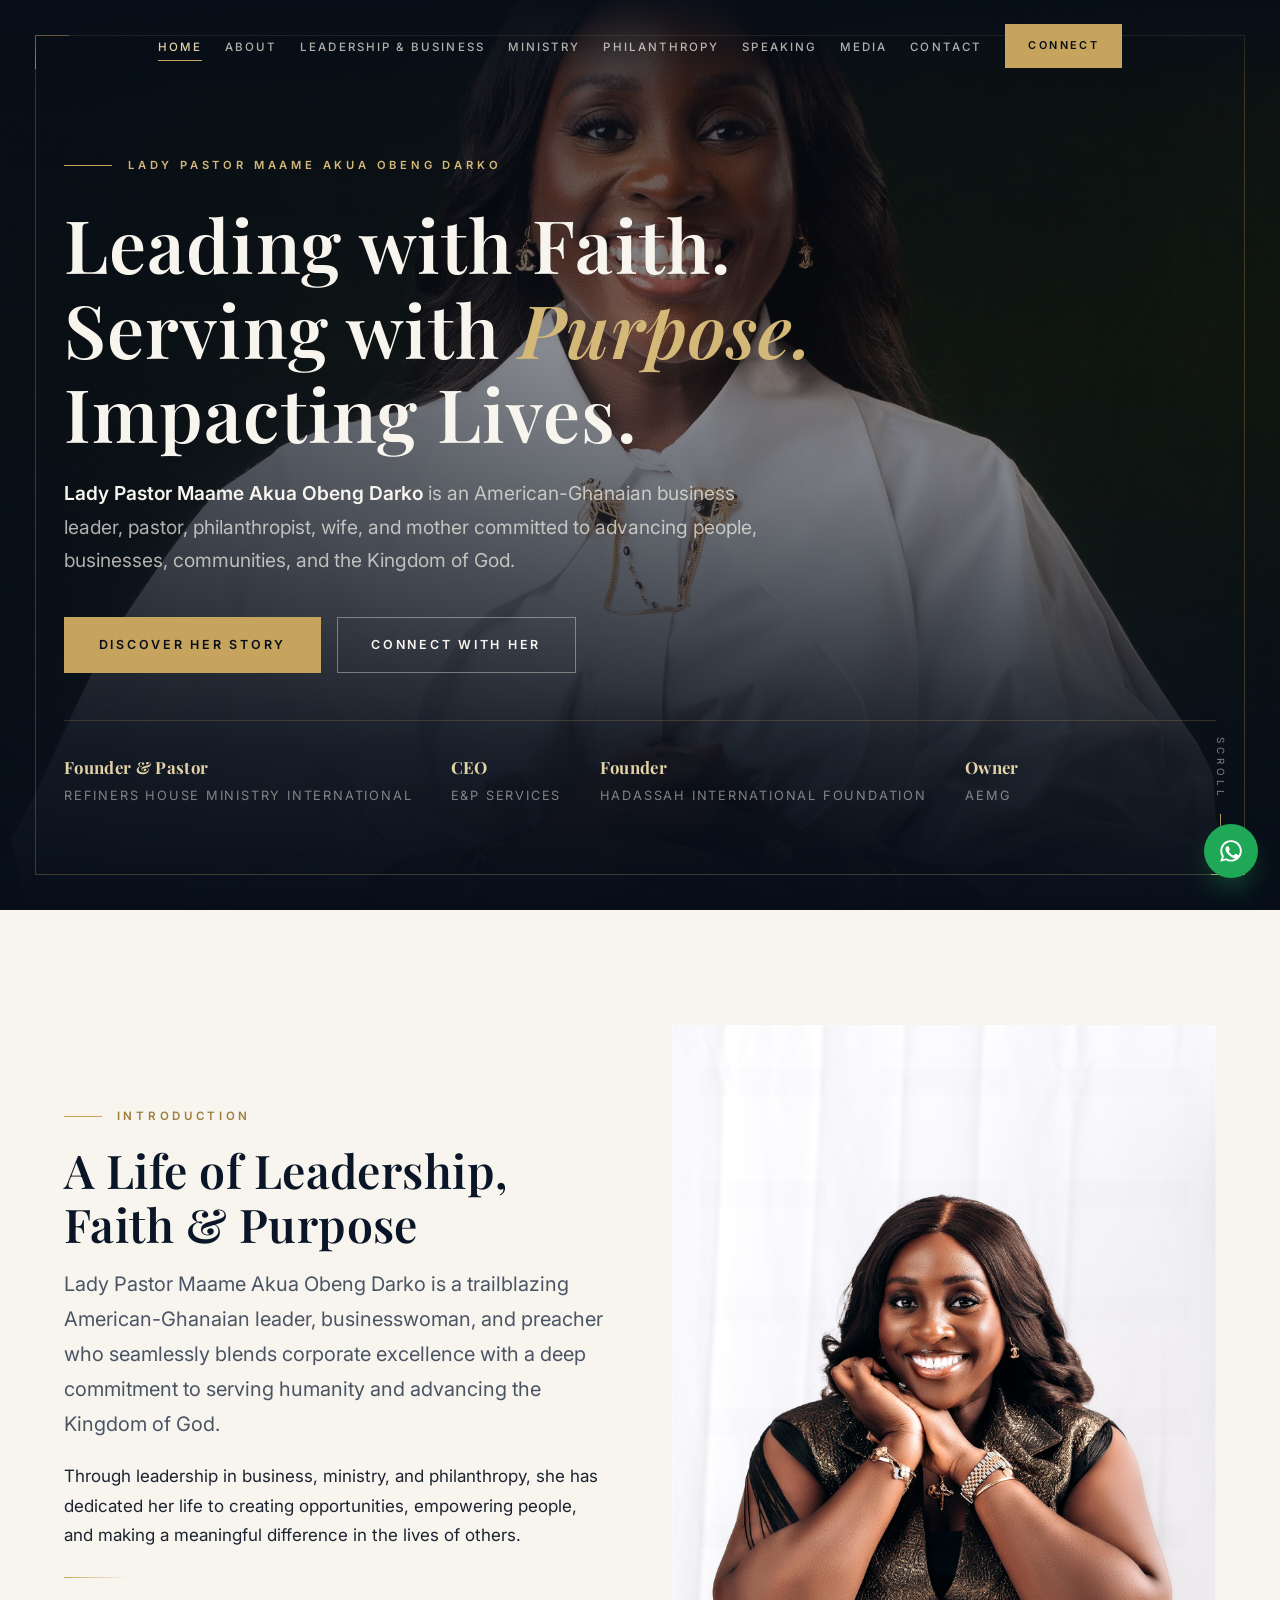
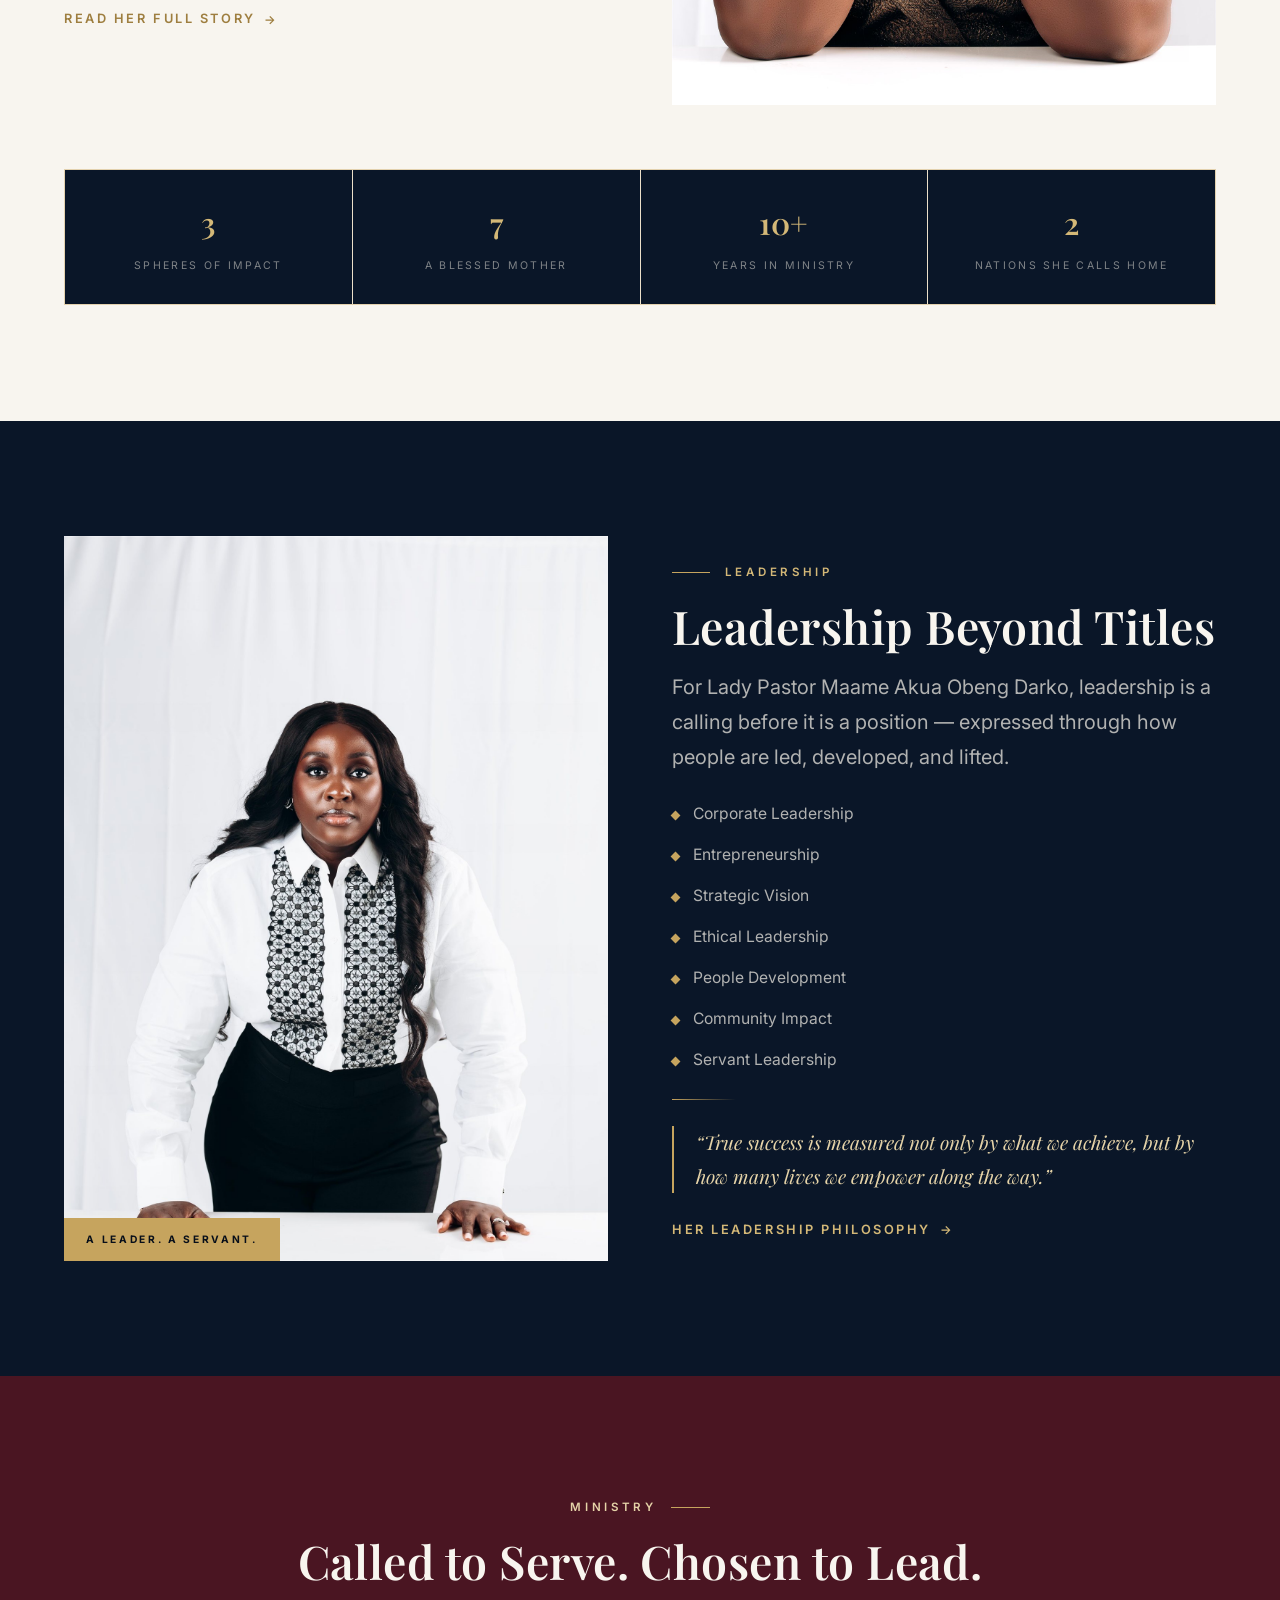
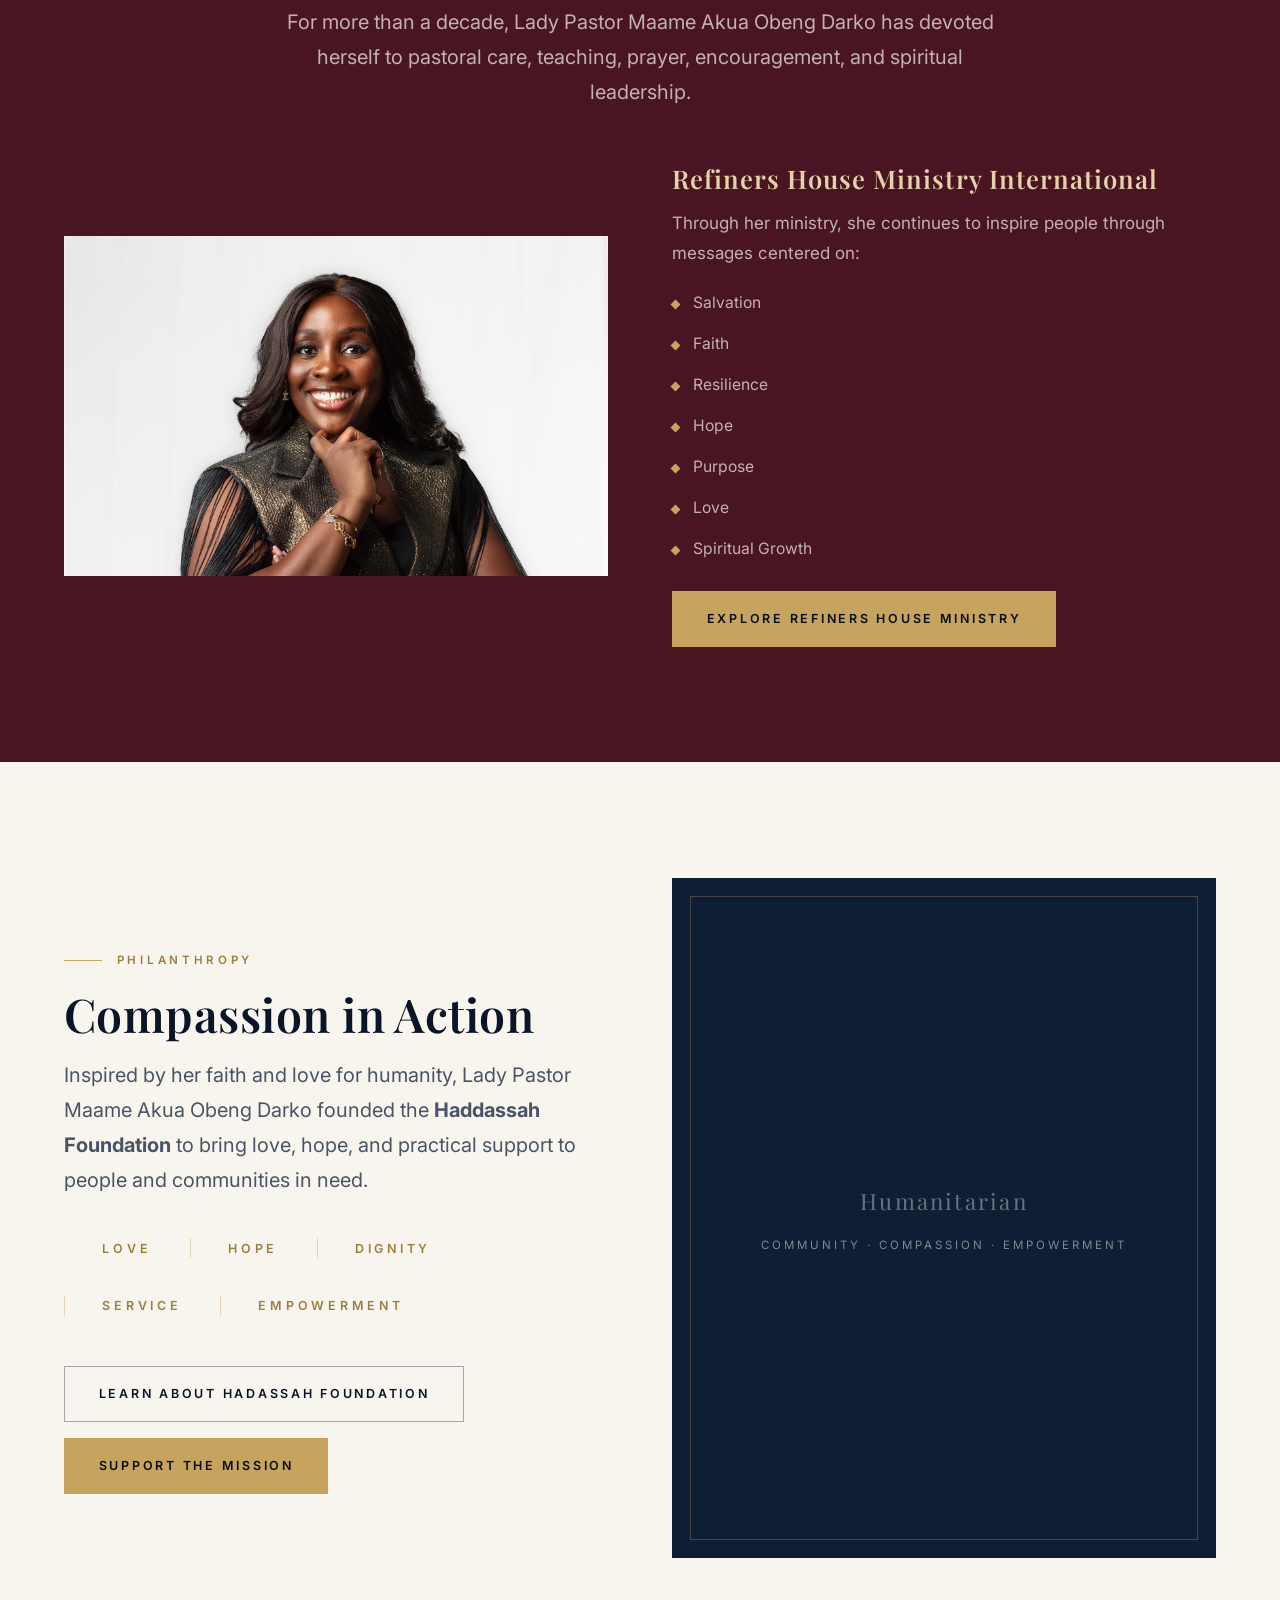
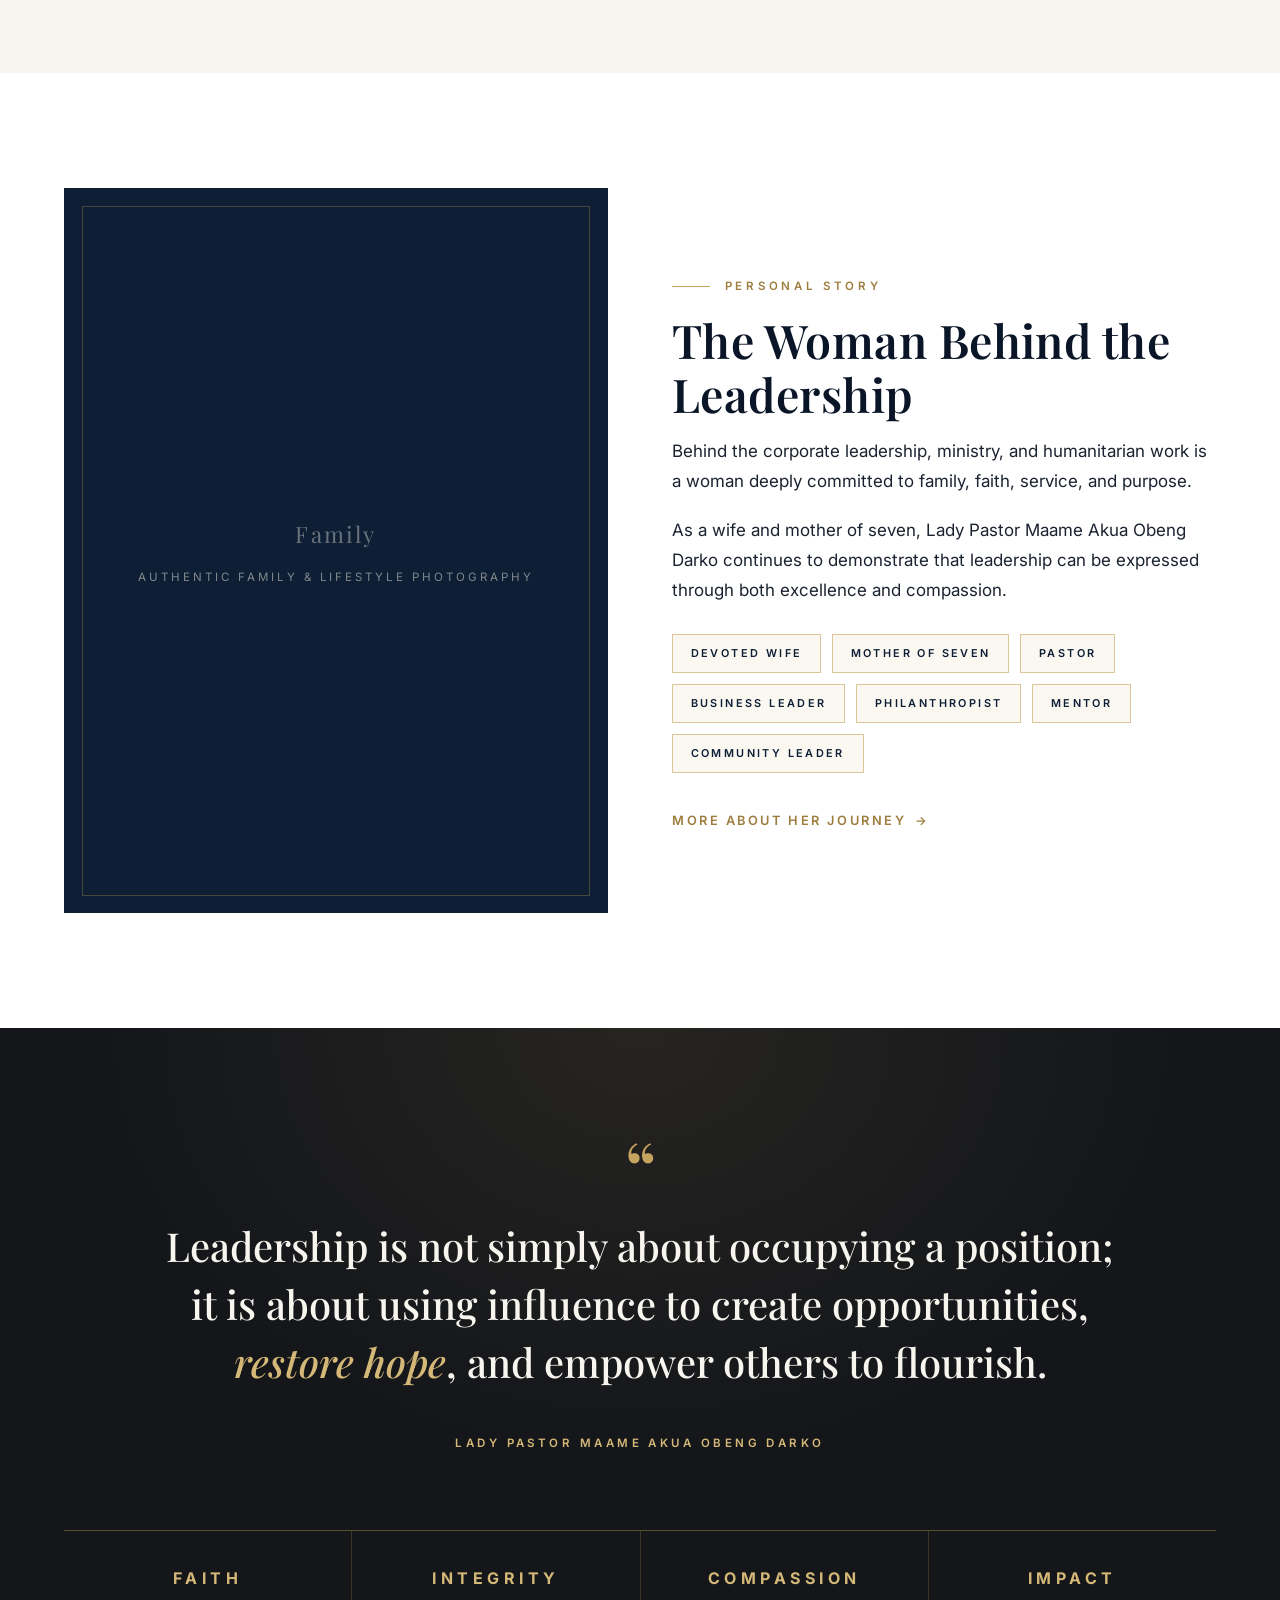
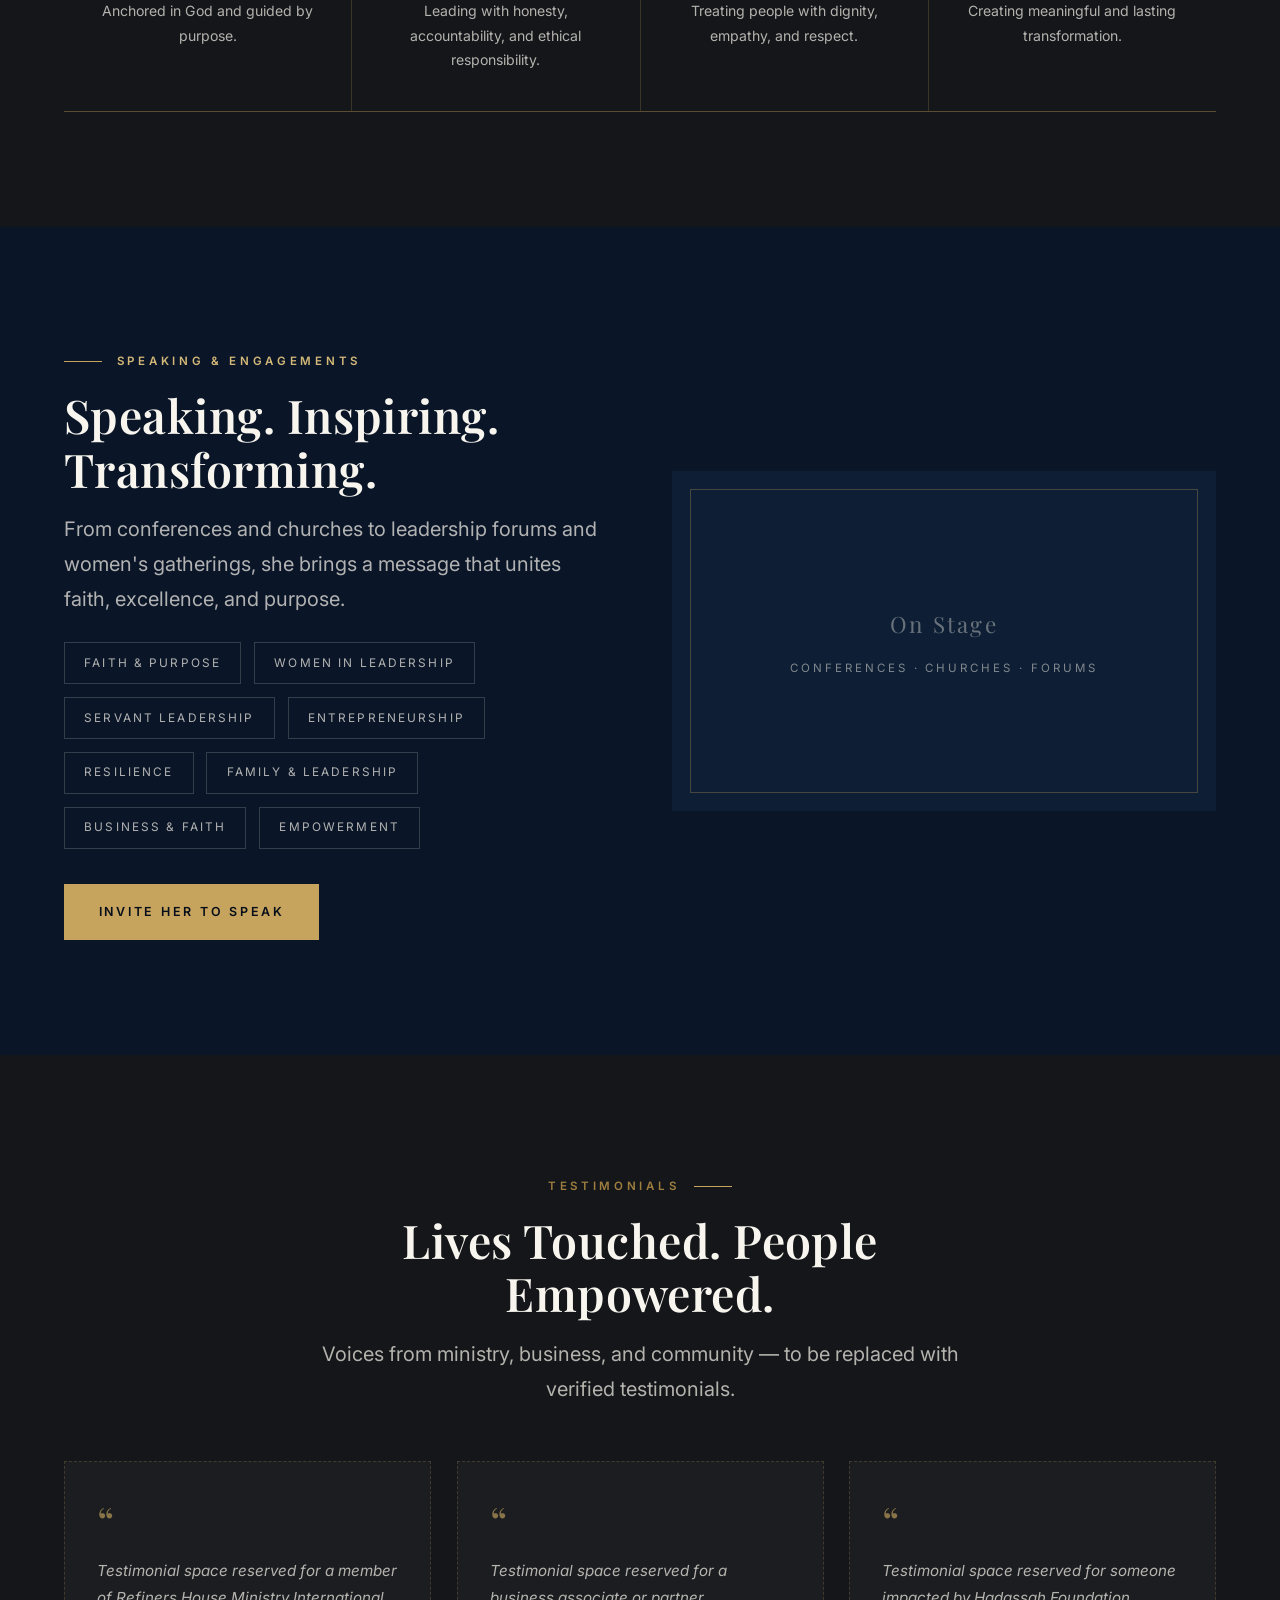
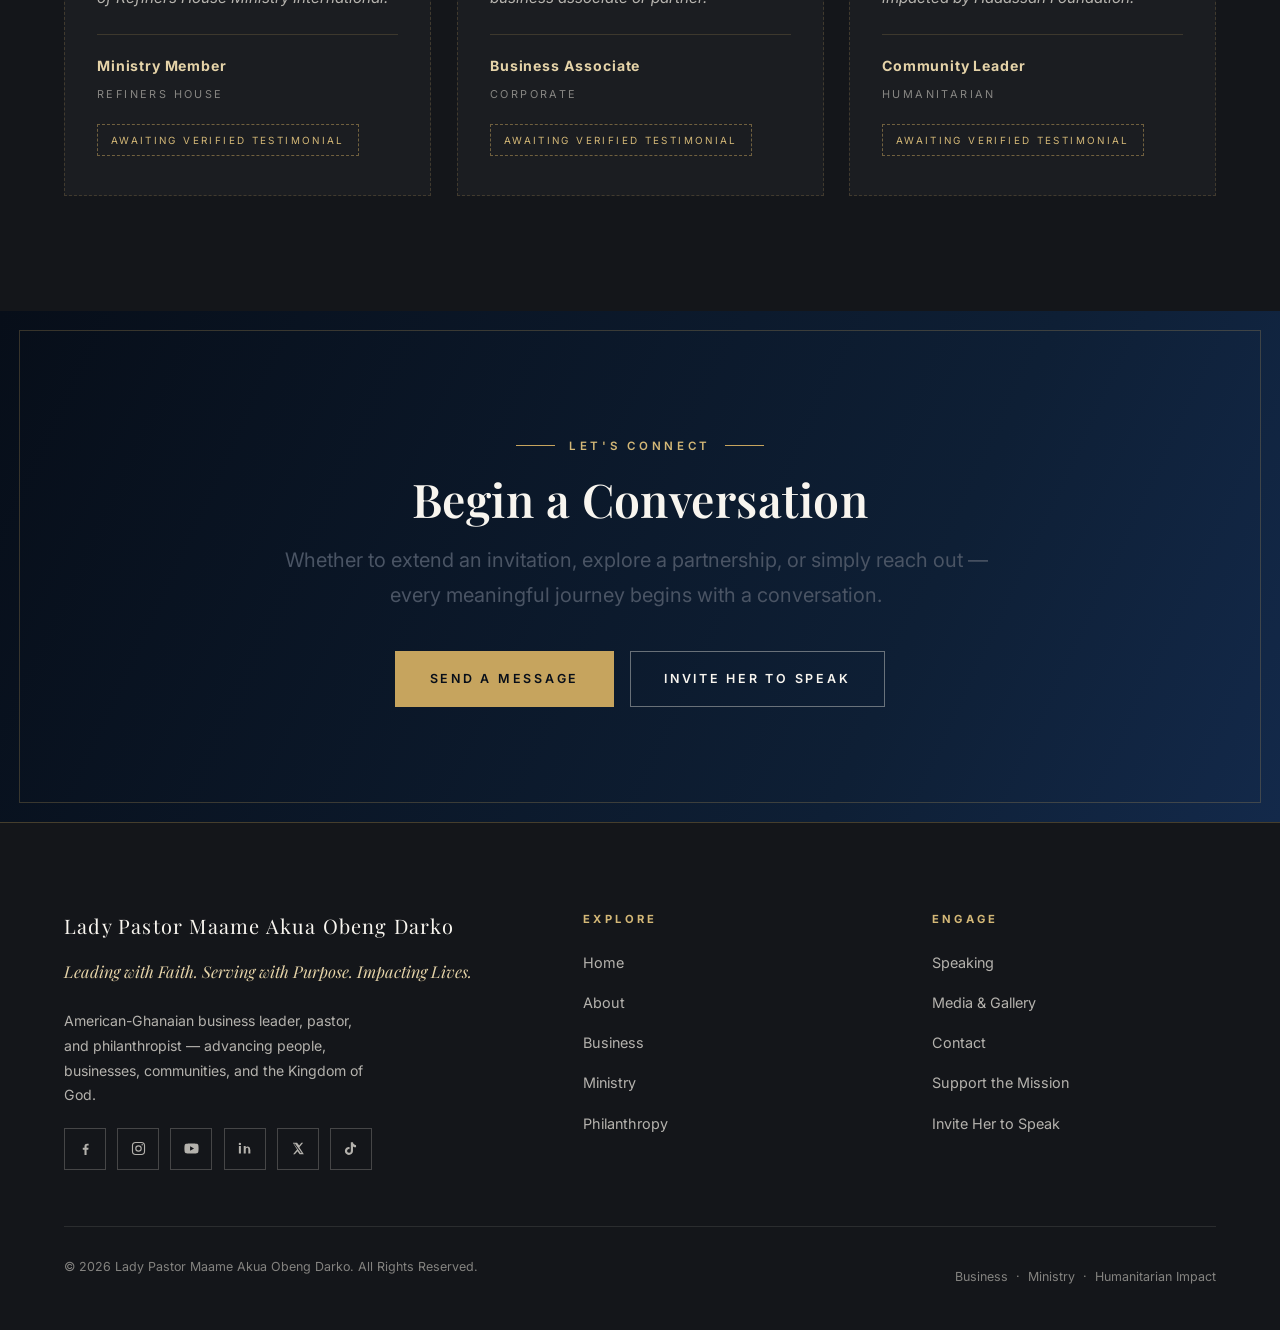
<file: index.html>
<!DOCTYPE html>
<html lang="en">
<head>
  <meta charset="UTF-8">
  <meta name="viewport" content="width=device-width, initial-scale=1.0">
  <title>Lady Pastor Maame Akua Obeng Darko — Leader. Servant. Visionary. Woman of Faith.</title>
  <meta name="description" content="Lady Pastor Maame Akua Obeng Darko is an American-Ghanaian business leader, pastor, and philanthropist — founder of Refiners House Ministry International and the Hadassah International Foundation. Leading with Faith. Serving with Purpose. Impacting Lives.">
  <meta name="theme-color" content="#0A1628">
  <link rel="canonical" href="https://maameakuaobengdarko.com/">

  <!-- Open Graph / Social sharing -->
  <meta property="og:type" content="website">
  <meta property="og:title" content="Lady Pastor Maame Akua Obeng Darko — Leading with Faith. Serving with Purpose.">
  <meta property="og:description" content="American-Ghanaian business leader, pastor, and philanthropist advancing people, businesses, communities, and the Kingdom of God.">
  <meta property="og:url" content="https://maameakuaobengdarko.com/">
  <meta property="og:image" content="https://maameakuaobengdarko.com/assets/img/og-image.jpg">
  <meta name="twitter:card" content="summary_large_image">

  <link rel="preconnect" href="https://fonts.googleapis.com">
  <link rel="preconnect" href="https://fonts.gstatic.com" crossorigin>
  <link href="https://fonts.googleapis.com/css2?family=Playfair+Display:ital,wght@0,500;0,600;0,700;1,500;1,600&family=Inter:wght@400;500;600;700&display=swap" rel="stylesheet">
  <!-- INLINE:CSS:START (generated by build.sh) - edit assets/css/styles.css, then run: bash build.sh -->
  <style>
/* ============================================================
   LADY PASTOR MAAME AKUA OBENG DARKO — Design System
   Luxury Executive Brand · Ministry · Humanitarian Foundation
   Palette: Deep Navy · Charcoal · Warm Ivory · Gold · Champagne
   ============================================================ */

/* ---------- Tokens ---------- */
:root {
  /* Core palette */
  --navy-900: #070E19;
  --navy-800: #0A1628;
  --navy-700: #0E1F35;
  --navy-600: #13294a;
  --navy-500: #1B3A63;

  --charcoal-900: #14161A;
  --charcoal-700: #23262C;
  --charcoal-500: #3A3F48;

  --ivory: #F8F5EF;
  --ivory-soft: #FCFAF6;
  --ivory-dim: #EFEBE2;
  --sand: #E7DFD0;

  --gold-500: #C6A45E;
  --gold-400: #D4B877;
  --gold-300: #E5D3A8;
  --champagne: #EFE3C8;
  --gold-deep: #9E7E3F;

  --burgundy-800: #4A1522;
  --burgundy-700: #5E1B2C;
  --burgundy-500: #7C2A3C;

  /* Text */
  --ink: #1B2230;
  --ink-soft: #4A5464;
  --ink-mute: #737D8C;
  --on-dark: #F3EFE6;
  --on-dark-soft: rgba(243, 239, 230, 0.72);
  --on-dark-faint: rgba(243, 239, 230, 0.5);

  /* Type */
  --font-display: "Playfair Display", "Cormorant Garamond", Georgia, serif;
  --font-body: "Inter", "Montserrat", "Segoe UI", -apple-system, sans-serif;

  /* Rhythm */
  --section-y: clamp(4.5rem, 9vw, 8.5rem);
  --gutter: clamp(1.25rem, 5vw, 5rem);
  --maxw: 76rem;

  --radius: 2px;
  --radius-lg: 4px;

  --shadow-soft: 0 20px 60px -30px rgba(10, 22, 40, 0.35);
  --shadow-card: 0 24px 70px -32px rgba(10, 22, 40, 0.45);

  --ease: cubic-bezier(0.22, 1, 0.36, 1);

  --nav-h: 92px;
  --nav-h-shrunk: 64px;
}

/* ---------- Reset & Base ---------- */
*, *::before, *::after { box-sizing: border-box; }

html {
  scroll-behavior: smooth;
  -webkit-text-size-adjust: 100%;
  scroll-padding-top: calc(var(--nav-h) + 12px);
  /* Decorative edge frames bleed a few px past the viewport on small
     screens; clip horizontally so no horizontal scrollbar appears.
     `hidden` is the fallback; `clip` avoids creating a scroll container. */
  overflow-x: hidden;
  overflow-x: clip;
}

body {
  margin: 0;
  font-family: var(--font-body);
  font-size: 1.0625rem;
  line-height: 1.75;
  color: var(--ink);
  background: var(--ivory-soft);
  -webkit-font-smoothing: antialiased;
  text-rendering: optimizeLegibility;
}

img { max-width: 100%; display: block; }

h1, h2, h3, h4 {
  font-family: var(--font-display);
  font-weight: 600;
  line-height: 1.15;
  margin: 0 0 1rem;
  color: var(--navy-800);
  letter-spacing: 0.01em;
}

h1 { font-size: clamp(2.4rem, 6vw, 4.2rem); }
h2 { font-size: clamp(1.9rem, 4vw, 2.9rem); }
h3 { font-size: clamp(1.25rem, 2.4vw, 1.6rem); }

p { margin: 0 0 1.25rem; }
p:last-child { margin-bottom: 0; }

a { color: inherit; text-decoration: none; }

::selection { background: var(--gold-500); color: var(--navy-900); }

:focus-visible {
  outline: 2px solid var(--gold-500);
  outline-offset: 3px;
  border-radius: 2px;
}

.skip-link {
  position: absolute;
  left: -999px;
  top: 0;
  background: var(--gold-500);
  color: var(--navy-900);
  padding: 0.7rem 1.2rem;
  font-weight: 600;
  z-index: 300;
}
.skip-link:focus { left: 12px; top: 12px; }

/* ---------- Layout ---------- */
.container {
  width: min(var(--maxw), 100% - 2 * var(--gutter));
  margin-inline: auto;
}

.section { padding-block: var(--section-y); position: relative; }

.section--tight { padding-block: clamp(3rem, 6vw, 5.5rem); }

.section--navy { background: var(--navy-800); color: var(--on-dark); }
.section--navy h2, .section--navy h3 { color: var(--ivory); }
.section--navy .eyebrow { color: var(--gold-400); }

.section--ivory { background: var(--ivory); }
.section--white { background: #ffffff; }

.section--charcoal { background: var(--charcoal-900); color: var(--on-dark); }
.section--charcoal h2, .section--charcoal h3 { color: var(--ivory); }

.grid-2 {
  display: grid;
  grid-template-columns: repeat(2, 1fr);
  gap: clamp(2rem, 5vw, 4.5rem);
  align-items: center;
}

.grid-3 {
  display: grid;
  grid-template-columns: repeat(3, 1fr);
  gap: clamp(1.4rem, 2.5vw, 2rem);
}

.grid-4 {
  display: grid;
  grid-template-columns: repeat(4, 1fr);
  gap: clamp(1.4rem, 2.5vw, 2rem);
}

/* ---------- Eyebrow / Headings with rules ---------- */
.eyebrow {
  display: inline-flex;
  align-items: center;
  gap: 0.9rem;
  font-family: var(--font-body);
  font-size: 0.72rem;
  font-weight: 600;
  letter-spacing: 0.32em;
  text-transform: uppercase;
  color: var(--gold-deep);
  margin: 0 0 1.1rem;
}

.eyebrow::before {
  content: "";
  width: 2.4rem;
  height: 1px;
  background: var(--gold-500);
  flex: none;
}

.eyebrow--center { justify-content: center; }
.eyebrow--center::after {
  content: "";
  width: 2.4rem;
  height: 1px;
  background: var(--gold-500);
}

.gold-rule {
  width: 4rem;
  height: 1px;
  background: linear-gradient(90deg, var(--gold-500), transparent);
  margin: 1.6rem 0;
  border: none;
}

.lead {
  font-size: clamp(1.05rem, 1.6vw, 1.25rem);
  color: var(--ink-soft);
  max-width: 56ch;
}

.section--navy .lead,
.section--charcoal .lead,
.section--burgundy .lead { color: var(--on-dark-soft); }

.center { text-align: center; }
.center .lead { margin-inline: auto; }
.center .eyebrow::before { display: none; }

/* ---------- Buttons ---------- */
.btn {
  display: inline-flex;
  align-items: center;
  justify-content: center;
  gap: 0.6rem;
  padding: 1rem 2.1rem;
  font-family: var(--font-body);
  font-size: 0.78rem;
  font-weight: 600;
  letter-spacing: 0.22em;
  text-transform: uppercase;
  border: 1px solid transparent;
  cursor: pointer;
  transition: all 0.35s var(--ease);
  white-space: nowrap;
}

.btn--gold {
  background: var(--gold-500);
  color: var(--navy-900);
  border-color: var(--gold-500);
}
.btn--gold:hover {
  background: var(--gold-400);
  border-color: var(--gold-400);
  transform: translateY(-2px);
  box-shadow: 0 14px 30px -14px rgba(198, 164, 94, 0.55);
}

.btn--outline {
  background: transparent;
  color: var(--ivory);
  border-color: rgba(243, 239, 230, 0.4);
}
.btn--outline:hover {
  border-color: var(--gold-500);
  color: var(--gold-300);
  transform: translateY(-2px);
}

.btn--outline-dark {
  background: transparent;
  color: var(--navy-800);
  border-color: rgba(10, 22, 40, 0.35);
}
.btn--outline-dark:hover {
  border-color: var(--gold-500);
  color: var(--gold-deep);
  transform: translateY(-2px);
}

.btn--burgundy {
  background: var(--burgundy-700);
  color: var(--champagne);
  border-color: var(--burgundy-700);
}
.btn--burgundy:hover {
  background: var(--burgundy-500);
  border-color: var(--burgundy-500);
  transform: translateY(-2px);
}

.btn--block { width: 100%; }

.btn-row {
  display: flex;
  flex-wrap: wrap;
  gap: 1rem;
  align-items: center;
}

.text-link {
  display: inline-flex;
  align-items: center;
  gap: 0.55rem;
  font-size: 0.8rem;
  font-weight: 600;
  letter-spacing: 0.2em;
  text-transform: uppercase;
  color: var(--gold-deep);
  transition: gap 0.3s var(--ease), color 0.3s var(--ease);
}
.text-link::after { content: "→"; font-size: 0.95em; transition: transform 0.3s var(--ease); }
.text-link:hover { color: var(--navy-800); }
.text-link:hover::after { transform: translateX(4px); }

.section--navy .text-link,
.section--charcoal .text-link { color: var(--gold-400); }
.section--navy .text-link:hover,
.section--charcoal .text-link:hover { color: var(--gold-300); }

/* ---------- Navigation ---------- */
.nav {
  position: fixed;
  inset: 0 0 auto 0;
  z-index: 200;
  height: var(--nav-h);
  display: flex;
  align-items: center;
  background: linear-gradient(180deg, rgba(7, 14, 25, 0.82), rgba(7, 14, 25, 0));
  transition: height 0.4s var(--ease), background 0.4s var(--ease), box-shadow 0.4s var(--ease);
}

.nav.is-scrolled {
  height: var(--nav-h-shrunk);
  background: rgba(7, 14, 25, 0.96);
  backdrop-filter: blur(14px);
  -webkit-backdrop-filter: blur(14px);
  box-shadow: 0 1px 0 rgba(198, 164, 94, 0.25), 0 12px 40px -18px rgba(0, 0, 0, 0.6);
}

.nav__inner {
  width: min(80rem, 100% - 2 * var(--gutter));
  margin-inline: auto;
  display: flex;
  align-items: center;
  justify-content: space-between;
  gap: 2rem;
}

.brand { display: flex; align-items: center; gap: 0.9rem; color: var(--ivory); }

.brand__text { display: flex; flex-direction: column; line-height: 1.25; }

.brand__name {
  font-family: var(--font-display);
  font-size: 0.98rem;
  letter-spacing: 0.06em;
  color: var(--ivory);
  transition: font-size 0.4s var(--ease);
}
.nav.is-scrolled .brand__name { font-size: 0.86rem; }

.nav__links {
  display: flex;
  align-items: center;
  gap: clamp(0.9rem, 1.8vw, 1.7rem);
  list-style: none;
  margin: 0;
  padding: 0;
}

.nav__links a:not(.btn) {
  font-size: 0.72rem;
  font-weight: 500;
  letter-spacing: 0.18em;
  text-transform: uppercase;
  color: var(--on-dark-soft);
  padding: 0.4rem 0;
  position: relative;
  transition: color 0.3s var(--ease);
}

.nav__links a:not(.btn)::after {
  content: "";
  position: absolute;
  left: 0;
  bottom: 0;
  width: 100%;
  height: 1px;
  background: var(--gold-500);
  transform: scaleX(0);
  transform-origin: left;
  transition: transform 0.35s var(--ease);
}

.nav__links a:not(.btn):hover,
.nav__links a[aria-current="page"]:not(.btn) { color: var(--gold-300); }
.nav__links a:not(.btn):hover::after,
.nav__links a[aria-current="page"]:not(.btn)::after { transform: scaleX(1); }

.nav .btn { padding: 0.7rem 1.4rem; font-size: 0.68rem; }

.nav__toggle {
  display: none;
  background: none;
  border: none;
  cursor: pointer;
  padding: 0.6rem;
  z-index: 260;
}

.nav__toggle span {
  display: block;
  width: 26px;
  height: 2px;
  background: var(--ivory);
  margin: 6px 0;
  transition: all 0.35s var(--ease);
}

.nav__toggle.is-open span:nth-child(1) { transform: translateY(8px) rotate(45deg); }
.nav__toggle.is-open span:nth-child(2) { opacity: 0; }
.nav__toggle.is-open span:nth-child(3) { transform: translateY(-8px) rotate(-45deg); }

/* Mobile nav */
@media (max-width: 1023px) {
  .nav__toggle { display: block; }

  .nav__menu {
    position: fixed;
    inset: 0;
    background: linear-gradient(160deg, var(--navy-900), var(--charcoal-900));
    display: flex;
    flex-direction: column;
    justify-content: center;
    align-items: center;
    gap: 0.4rem;
    opacity: 0;
    visibility: hidden;
    transition: opacity 0.4s var(--ease), visibility 0.4s;
    z-index: 240;
  }

  .nav__menu.is-open { opacity: 1; visibility: visible; }

  .nav__menu ul {
    list-style: none;
    margin: 0 0 2rem;
    padding: 0;
    display: flex;
    flex-direction: column;
    align-items: center;
    gap: 0.9rem;
  }

  .nav__menu a:not(.btn) {
    font-family: var(--font-display);
    font-size: 1.5rem;
    letter-spacing: 0.04em;
    color: var(--on-dark);
    text-transform: none;
  }

  .nav__menu a:not(.btn):hover { color: var(--gold-300); }
}

@media (min-width: 1024px) {
  .nav__menu { display: contents; }
  .nav__menu > .nav__links { margin-inline: auto; }
}

/* ---------- Hero (home) ---------- */
.hero {
  position: relative;
  min-height: 100svh;
  display: flex;
  align-items: flex-end;
  background: var(--navy-900);
  overflow: hidden;
  color: var(--on-dark);
}

.hero__photo {
  position: absolute;
  inset: 0;
  background-size: cover;
  background-position: center 22%;
}

/* Placeholder washes until real photography is supplied */
.hero__photo--placeholder {
  background:
    radial-gradient(120% 90% at 78% 18%, rgba(198, 164, 94, 0.16), transparent 55%),
    radial-gradient(90% 70% at 15% 85%, rgba(27, 58, 99, 0.5), transparent 60%),
    linear-gradient(155deg, #0C1B30 0%, #070E19 55%, #0B1220 100%);
}

.hero__scrim {
  position: absolute;
  inset: 0;
  background:
    linear-gradient(180deg, rgba(7, 14, 25, 0.55) 0%, rgba(7, 14, 25, 0.18) 38%, rgba(7, 14, 25, 0.88) 82%, #070E19 100%),
    linear-gradient(100deg, rgba(7, 14, 25, 0.72) 0%, rgba(7, 14, 25, 0.25) 55%, transparent 100%);
}

.hero__frame {
  position: absolute;
  inset: clamp(1rem, 3vw, 2.2rem);
  border: 1px solid rgba(198, 164, 94, 0.28);
  pointer-events: none;
}

.hero__frame::before,
.hero__frame::after {
  content: "";
  position: absolute;
  width: 34px;
  height: 34px;
  border-color: var(--gold-500);
  border-style: solid;
}
.hero__frame::before { top: -1px; left: -1px; border-width: 1px 0 0 1px; }
.hero__frame::after { bottom: -1px; right: -1px; border-width: 0 1px 1px 0; }

.hero__content {
  position: relative;
  z-index: 2;
  width: min(var(--maxw), 100% - 2 * var(--gutter));
  margin: 0 auto;
  padding: calc(var(--nav-h) + 4rem) 0 clamp(4rem, 8vw, 6.5rem);
}

.hero__kicker {
  display: flex;
  align-items: center;
  gap: 1rem;
  font-size: 0.7rem;
  font-weight: 600;
  letter-spacing: 0.34em;
  text-transform: uppercase;
  color: var(--gold-400);
  margin-bottom: 1.6rem;
}
.hero__kicker::before { content: ""; width: 3rem; height: 1px; background: var(--gold-500); }

.hero h1 {
  color: var(--ivory);
  font-size: clamp(2.5rem, 6.4vw, 4.6rem);
  font-weight: 600;
  letter-spacing: 0.015em;
  margin-bottom: 1.4rem;
}

.hero h1 .line { display: block; }

.hero h1 em {
  font-style: italic;
  color: var(--gold-400);
}

.hero__sub {
  max-width: 58ch;
  font-size: clamp(1rem, 1.5vw, 1.2rem);
  color: var(--on-dark-soft);
  margin-bottom: 2.4rem;
}

.hero__sub strong { color: var(--ivory); font-weight: 600; }

.hero__ctas { display: flex; flex-wrap: wrap; gap: 1rem; margin-bottom: 3rem; }

.hero__meta {
  display: flex;
  flex-wrap: wrap;
  gap: clamp(1.2rem, 3vw, 3rem);
  padding-top: 2rem;
  border-top: 1px solid rgba(198, 164, 94, 0.22);
}

.hero__meta div { font-size: 0.8rem; letter-spacing: 0.14em; text-transform: uppercase; color: var(--on-dark-faint); }
.hero__meta strong {
  display: block;
  font-family: var(--font-display);
  font-size: 1.05rem;
  letter-spacing: 0.02em;
  text-transform: none;
  color: var(--gold-300);
  margin-bottom: 0.15rem;
}

.hero__scroll {
  position: absolute;
  right: clamp(1.5rem, 4vw, 3.5rem);
  bottom: 2.6rem;
  z-index: 2;
  writing-mode: vertical-rl;
  font-size: 0.62rem;
  letter-spacing: 0.4em;
  text-transform: uppercase;
  color: var(--on-dark-faint);
  display: flex;
  align-items: center;
  gap: 0.9rem;
}

.hero__scroll::after {
  content: "";
  width: 1px;
  height: 3.4rem;
  background: linear-gradient(180deg, var(--gold-500), transparent);
  animation: scrollPulse 2.6s var(--ease) infinite;
}

@keyframes scrollPulse {
  0%, 100% { transform: scaleY(0.55); opacity: 0.5; transform-origin: top; }
  50% { transform: scaleY(1); opacity: 1; transform-origin: top; }
}

/* ---------- Page hero (interior pages) ---------- */
.page-hero {
  position: relative;
  background: var(--navy-900);
  color: var(--on-dark);
  padding: calc(var(--nav-h) + clamp(4rem, 9vw, 7rem)) 0 clamp(3.4rem, 7vw, 5.5rem);
  overflow: hidden;
}

.page-hero::before {
  content: "";
  position: absolute;
  inset: 0;
  background:
    radial-gradient(80% 100% at 85% 0%, rgba(198, 164, 94, 0.12), transparent 55%),
    radial-gradient(70% 90% at 0% 100%, rgba(27, 58, 99, 0.4), transparent 60%);
}

.page-hero__content { position: relative; z-index: 1; }

.page-hero h1 {
  color: var(--ivory);
  font-size: clamp(2.2rem, 5vw, 3.6rem);
  margin-bottom: 1rem;
}

.page-hero .lead { color: var(--on-dark-soft); }

.crumbs {
  font-size: 0.68rem;
  letter-spacing: 0.28em;
  text-transform: uppercase;
  color: var(--on-dark-faint);
  margin-bottom: 1.6rem;
}
.crumbs a { color: var(--gold-400); }
.crumbs span { margin: 0 0.5rem; color: rgba(243,239,230,0.25); }

/* ---------- Portrait frames ---------- */
.portrait {
  position: relative;
  overflow: hidden;
  background: var(--navy-700);
}

.portrait img {
  width: 100%;
  height: 100%;
  object-fit: cover;
  transition: transform 1.4s var(--ease);
}

.portrait:hover img { transform: scale(1.03); }

.portrait--tall { aspect-ratio: 4 / 5; }
.portrait--portrait { aspect-ratio: 3 / 4; }
.portrait--landscape { aspect-ratio: 16 / 10; }
.portrait--square { aspect-ratio: 1 / 1; }

/* Anchor the crop to the subject's face when a tall photo is
   framed landscape (e.g. ministry page: face sits ~9-29% from top;
   a 16/10 frame shows ~49% of the image height, so keep the anchor
   near the top or the head gets cut off). */
.portrait--face img { object-position: 50% 5%; }

.portrait--navy {
  background:
    radial-gradient(120% 100% at 70% 10%, rgba(198, 164, 94, 0.14), transparent 55%),
    linear-gradient(150deg, var(--navy-600), var(--navy-900));
}

.portrait__placeholder {
  position: absolute;
  inset: 0;
  display: grid;
  place-items: center;
  text-align: center;
  padding: 2rem;
  color: var(--on-dark-faint);
  font-size: 0.72rem;
  letter-spacing: 0.26em;
  text-transform: uppercase;
  line-height: 2;
}

.portrait__placeholder::before {
  content: "";
  position: absolute;
  inset: 1.1rem;
  border: 1px solid rgba(198, 164, 94, 0.3);
}

.portrait__placeholder i {
  font-style: normal;
  font-family: var(--font-display);
  font-size: 1.4rem;
  letter-spacing: 0.1em;
  color: rgba(243, 239, 230, 0.4);
  text-transform: none;
  display: block;
  margin-bottom: 0.6rem;
}

.portrait--offset { margin-bottom: 3.5rem; }

.portrait--offset::after {
  content: "";
  position: absolute;
  z-index: -1;
  inset: 2rem -2rem -2rem 2rem;
  border: 1px solid var(--gold-500);
  opacity: 0.55;
}

.portrait__badge {
  position: absolute;
  left: 0;
  bottom: 0;
  background: var(--gold-500);
  color: var(--navy-900);
  font-size: 0.64rem;
  font-weight: 700;
  letter-spacing: 0.26em;
  text-transform: uppercase;
  padding: 0.8rem 1.4rem;
}

/* ---------- Intro / About split ---------- */
.stats-row {
  display: grid;
  grid-template-columns: repeat(4, 1fr);
  gap: 1px;
  background: rgba(198, 164, 94, 0.25);
  border: 1px solid rgba(198, 164, 94, 0.25);
  margin-top: clamp(2.5rem, 5vw, 4.5rem);
}

.stats-row > div {
  background: var(--navy-800);
  padding: 1.6rem 1.2rem;
  text-align: center;
}

.stats-row b {
  display: block;
  font-family: var(--font-display);
  font-size: clamp(1.3rem, 2.4vw, 1.9rem);
  color: var(--gold-400);
  font-weight: 600;
}

.stats-row span {
  font-size: 0.66rem;
  letter-spacing: 0.22em;
  text-transform: uppercase;
  color: var(--on-dark-faint);
}

/* ---------- Value / Pillar cards ---------- */
.pillars {
  display: grid;
  grid-template-columns: repeat(auto-fit, minmax(15rem, 1fr));
  gap: 1.5rem;
}

.pillar {
  background: rgba(255, 255, 255, 0.025);
  border: 1px solid rgba(198, 164, 94, 0.22);
  padding: 2.2rem 1.9rem;
  transition: all 0.4s var(--ease);
  position: relative;
}

.pillar::before {
  content: "";
  position: absolute;
  top: 0;
  left: 0;
  width: 2.6rem;
  height: 2px;
  background: var(--gold-500);
  transition: width 0.4s var(--ease);
}

.pillar:hover { background: rgba(255, 255, 255, 0.045); transform: translateY(-4px); }
.pillar:hover::before { width: 100%; }

.pillar h3 {
  color: var(--ivory);
  font-size: 1.12rem;
  margin-bottom: 0.55rem;
}

.pillar p { font-size: 0.92rem; color: var(--on-dark-soft); margin: 0; }

/* ---------- Business cards ---------- */
.biz-grid {
  display: grid;
  grid-template-columns: repeat(3, 1fr);
  gap: 1.6rem;
}

.biz-card {
  position: relative;
  background: #ffffff;
  border: 1px solid rgba(10, 22, 40, 0.08);
  padding: 2.6rem 2.2rem;
  transition: all 0.45s var(--ease);
  overflow: hidden;
}

.biz-card::after {
  content: "";
  position: absolute;
  inset: auto 0 0 0;
  height: 3px;
  background: linear-gradient(90deg, var(--gold-500), var(--champagne));
  transform: scaleX(0);
  transform-origin: left;
  transition: transform 0.5s var(--ease);
}

.biz-card:hover { transform: translateY(-6px); box-shadow: var(--shadow-card); }
.biz-card:hover::after { transform: scaleX(1); }

.biz-card__photo {
  margin: -2.6rem -2.2rem 1.6rem;
  width: calc(100% + 4.4rem);
  height: 11rem;
  object-fit: cover;
}

.biz-card__num {
  font-family: var(--font-display);
  font-size: 0.95rem;
  color: var(--gold-500);
  letter-spacing: 0.12em;
  margin-bottom: 1.4rem;
  display: block;
}

.biz-card h3 { font-size: 1.45rem; margin-bottom: 0.7rem; }

.biz-card p { font-size: 0.95rem; color: var(--ink-soft); margin: 0; }

.biz-card__icon {
  width: 52px;
  height: 52px;
  border: 1px solid rgba(198, 164, 94, 0.5);
  display: grid;
  place-items: center;
  color: var(--gold-deep);
  margin-bottom: 1.6rem;
  transition: all 0.4s var(--ease);
}

.biz-card:hover .biz-card__icon {
  background: var(--gold-500);
  color: var(--navy-900);
  border-color: var(--gold-500);
}

.biz-card__icon svg { width: 24px; height: 24px; }

.biz-card__logo {
  height: 52px;
  width: auto;
  max-width: 9rem;
  object-fit: contain;
}

.biz-card__logo--round { border-radius: 50%; }

.biz-card:hover .biz-card__logo { transform: scale(1.06); }

/* ---------- Icon list ---------- */
.icon-list { list-style: none; margin: 0; padding: 0; display: grid; gap: 0.85rem; }

.icon-list li {
  display: flex;
  gap: 0.9rem;
  align-items: baseline;
  font-size: 0.98rem;
  color: var(--ink-soft);
}

.icon-list li::before {
  content: "";
  flex: none;
  width: 7px;
  height: 7px;
  transform: rotate(45deg);
  background: var(--gold-500);
  margin-top: 0.35rem;
}

.icon-list--light li { color: var(--on-dark-soft); }

/* ---------- Quote blocks ---------- */
.quote-band {
  position: relative;
  background:
    radial-gradient(70% 90% at 50% 0%, rgba(198, 164, 94, 0.1), transparent 60%),
    var(--charcoal-900);
  color: var(--on-dark);
  text-align: center;
}

.quote-band__mark {
  font-family: var(--font-display);
  font-size: 5rem;
  line-height: 0.6;
  color: var(--gold-500);
  display: block;
  margin-bottom: 1.6rem;
}

.quote-band blockquote {
  margin: 0 auto 2.6rem;
  max-width: 60rem;
  font-family: var(--font-display);
  font-size: clamp(1.5rem, 3.4vw, 2.5rem);
  line-height: 1.45;
  font-weight: 500;
  color: var(--ivory);
}

.quote-band blockquote em { color: var(--gold-400); font-style: italic; }

.quote-band cite {
  display: block;
  font-family: var(--font-body);
  font-style: normal;
  font-size: 0.72rem;
  letter-spacing: 0.3em;
  text-transform: uppercase;
  color: var(--on-dark-faint);
}

.quote-band cite b { color: var(--gold-400); font-weight: 600; }

/* Principles row */
.principles {
  display: grid;
  grid-template-columns: repeat(4, 1fr);
  gap: 1px;
  background: rgba(198, 164, 94, 0.22);
  border-block: 1px solid rgba(198, 164, 94, 0.22);
  margin-top: clamp(3rem, 6vw, 5rem);
  text-align: center;
}

.principles > div {
  background: var(--charcoal-900);
  padding: 2.4rem 1.4rem;
}

.principles h3 {
  color: var(--gold-400);
  font-size: 1rem;
  letter-spacing: 0.28em;
  text-transform: uppercase;
  font-family: var(--font-body);
  font-weight: 700;
  margin-bottom: 0.7rem;
}

.principles p { font-size: 0.88rem; color: var(--on-dark-soft); margin: 0; }

/* ---------- Ministry accents ---------- */
.section--burgundy { background: var(--burgundy-800); color: var(--on-dark); }
.section--burgundy h2, .section--burgundy h3 { color: var(--ivory); }

.ministry-banner {
  position: relative;
  overflow: hidden;
  padding: clamp(3.5rem, 7vw, 6rem) 0;
  background:
    radial-gradient(90% 120% at 50% 0%, rgba(198, 164, 94, 0.14), transparent 55%),
    linear-gradient(160deg, var(--burgundy-700), var(--burgundy-800) 65%);
  color: var(--on-dark);
  text-align: center;
}

.ministry-banner h2 { color: var(--ivory); font-size: clamp(1.9rem, 4vw, 3rem); }

.ministry-banner .cross {
  width: 1px;
  height: 4.2rem;
  margin: 0 auto 1.8rem;
  background: var(--gold-400);
  position: relative;
}
.ministry-banner .cross::before {
  content: "";
  position: absolute;
  top: 1.1rem;
  left: 50%;
  transform: translateX(-50%);
  width: 2.2rem;
  height: 1px;
  background: var(--gold-400);
}

.verse {
  font-family: var(--font-display);
  font-style: italic;
  font-size: clamp(1.1rem, 2vw, 1.4rem);
  color: var(--champagne);
  max-width: 46rem;
  margin: 1.8rem auto 0;
}

.verse span {
  display: block;
  margin-top: 0.9rem;
  font-family: var(--font-body);
  font-style: normal;
  font-size: 0.68rem;
  letter-spacing: 0.3em;
  text-transform: uppercase;
  color: var(--gold-400);
}

/* ---------- Foundation values strip ---------- */
.values-strip {
  display: flex;
  flex-wrap: wrap;
  justify-content: center;
  gap: 0;
  border-block: 1px solid rgba(198, 164, 94, 0.3);
  margin: clamp(2.5rem, 5vw, 4rem) 0;
}

.values-strip span {
  font-size: 0.78rem;
  font-weight: 600;
  letter-spacing: 0.3em;
  text-transform: uppercase;
  color: var(--gold-300);
  padding: 1.1rem clamp(1.2rem, 3vw, 2.6rem);
  position: relative;
}

.values-strip span + span::before {
  content: "";
  position: absolute;
  left: 0;
  top: 50%;
  transform: translateY(-50%);
  width: 1px;
  height: 1.2rem;
  background: rgba(198, 164, 94, 0.4);
}

/* Donate band */
.donate-band {
  background: linear-gradient(120deg, var(--navy-800), var(--navy-700));
  border: 1px solid rgba(198, 164, 94, 0.3);
  padding: clamp(2.4rem, 5vw, 4rem);
  display: grid;
  grid-template-columns: 1.5fr 1fr;
  gap: 2.5rem;
  align-items: center;
  color: var(--on-dark);
}

.donate-band h2 { color: var(--ivory); margin-bottom: 0.6rem; }
.donate-band p { color: var(--on-dark-soft); margin: 0; }
.donate-band .btn-row { justify-content: flex-end; }

/* ---------- Personal / family chips ---------- */
.roles {
  display: flex;
  flex-wrap: wrap;
  gap: 0.7rem;
  margin: 1.8rem 0 2rem;
}

.roles span {
  font-size: 0.68rem;
  font-weight: 600;
  letter-spacing: 0.22em;
  text-transform: uppercase;
  color: var(--navy-700);
  border: 1px solid rgba(198, 164, 94, 0.6);
  background: rgba(198, 164, 94, 0.08);
  padding: 0.55rem 1.1rem;
}

/* ---------- Speaking themes ---------- */
.themes { display: flex; flex-wrap: wrap; gap: 0.8rem; }

.themes span {
  font-size: 0.74rem;
  letter-spacing: 0.18em;
  text-transform: uppercase;
  color: var(--on-dark-soft);
  border: 1px solid rgba(243, 239, 230, 0.18);
  padding: 0.6rem 1.2rem;
  transition: all 0.35s var(--ease);
}

.themes span:hover { border-color: var(--gold-500); color: var(--gold-300); }

/* ---------- Forms ---------- */
.form-wrap {
  background: #ffffff;
  border: 1px solid rgba(10, 22, 40, 0.08);
  box-shadow: var(--shadow-soft);
  padding: clamp(2rem, 4.5vw, 3.6rem);
}

.form-grid {
  display: grid;
  grid-template-columns: 1fr 1fr;
  gap: 1.4rem 1.6rem;
}

.field { display: flex; flex-direction: column; gap: 0.45rem; }
.field--full { grid-column: 1 / -1; }

.field label {
  font-size: 0.68rem;
  font-weight: 700;
  letter-spacing: 0.22em;
  text-transform: uppercase;
  color: var(--navy-700);
}

.field input,
.field select,
.field textarea {
  font-family: var(--font-body);
  font-size: 0.98rem;
  color: var(--ink);
  background: var(--ivory-soft);
  border: 1px solid rgba(10, 22, 40, 0.16);
  padding: 0.95rem 1.05rem;
  transition: border-color 0.3s var(--ease), box-shadow 0.3s var(--ease);
  width: 100%;
  border-radius: 0;
  appearance: none;
}

.field select {
  background-image: url("data:image/svg+xml,%3Csvg xmlns='http://www.w3.org/2000/svg' width='12' height='8' viewBox='0 0 12 8'%3E%3Cpath d='M1 1l5 5 5-5' fill='none' stroke='%239E7E3F' stroke-width='1.5'/%3E%3C/svg%3E");
  background-repeat: no-repeat;
  background-position: right 1rem center;
  padding-right: 2.6rem;
}

.field textarea { resize: vertical; min-height: 9rem; }

.field input:focus,
.field select:focus,
.field textarea:focus {
  outline: none;
  border-color: var(--gold-500);
  box-shadow: 0 0 0 3px rgba(198, 164, 94, 0.18);
}

.field .hint { font-size: 0.78rem; color: var(--ink-mute); }

.form-note {
  grid-column: 1 / -1;
  font-size: 0.82rem;
  color: var(--ink-mute);
  display: flex;
  gap: 0.5rem;
  align-items: baseline;
}

.form-success {
  display: none;
  grid-column: 1 / -1;
  border: 1px solid var(--gold-500);
  background: rgba(198, 164, 94, 0.1);
  color: var(--navy-800);
  padding: 1.1rem 1.3rem;
  font-size: 0.92rem;
}

.form-success.is-visible { display: block; }

/* ---------- Gallery ---------- */
.gallery-filters {
  display: flex;
  flex-wrap: wrap;
  gap: 0.7rem;
  margin-bottom: 2.6rem;
}

.gallery-filters button {
  font-family: var(--font-body);
  font-size: 0.7rem;
  font-weight: 600;
  letter-spacing: 0.2em;
  text-transform: uppercase;
  background: transparent;
  color: var(--ink-soft);
  border: 1px solid rgba(10, 22, 40, 0.18);
  padding: 0.6rem 1.3rem;
  cursor: pointer;
  transition: all 0.3s var(--ease);
}

.gallery-filters button:hover { border-color: var(--gold-500); color: var(--gold-deep); }

.gallery-filters button.is-active {
  background: var(--navy-800);
  border-color: var(--navy-800);
  color: var(--gold-300);
}

.masonry {
  columns: 3;
  column-gap: 1.4rem;
}

.masonry .g-item {
  break-inside: avoid;
  margin-bottom: 1.4rem;
  position: relative;
  overflow: hidden;
  cursor: pointer;
}

.masonry .g-item img {
  width: 100%;
  transition: transform 0.9s var(--ease);
}

.masonry .g-item:hover img { transform: scale(1.05); }

.g-item__cap {
  position: absolute;
  inset: auto 0 0 0;
  padding: 2.6rem 1.2rem 1rem;
  background: linear-gradient(180deg, transparent, rgba(7, 14, 25, 0.85));
  color: var(--ivory);
  font-size: 0.68rem;
  letter-spacing: 0.2em;
  text-transform: uppercase;
  opacity: 0;
  transform: translateY(8px);
  transition: all 0.45s var(--ease);
}

.masonry .g-item:hover .g-item__cap { opacity: 1; transform: translateY(0); }

.g-item__cap b {
  display: block;
  font-family: var(--font-display);
  font-size: 1.05rem;
  letter-spacing: 0.02em;
  text-transform: none;
  margin-top: 0.2rem;
}

.g-item--video { position: relative; }
.g-item--video::after {
  content: "";
  position: absolute;
  inset: 0;
  background: radial-gradient(60% 60% at 50% 50%, rgba(198,164,94,0.25), transparent 70%), rgba(7,14,25,0.25);
  pointer-events: none;
}

.g-item__play {
  position: absolute;
  top: 50%;
  left: 50%;
  transform: translate(-50%, -50%);
  width: 64px;
  height: 64px;
  border: 1px solid var(--gold-400);
  border-radius: 50%;
  display: grid;
  place-items: center;
  z-index: 2;
  background: rgba(7, 14, 25, 0.5);
  color: var(--gold-300);
  transition: all 0.4s var(--ease);
}

.g-item--video:hover .g-item__play { background: var(--gold-500); color: var(--navy-900); }

.g-item__play svg { width: 18px; height: 18px; margin-left: 3px; }

/* Video embeds */
.video-embed {
  position: relative;
  aspect-ratio: 16 / 9;
  background: var(--navy-900);
  overflow: hidden;
}

.video-embed iframe {
  position: absolute;
  inset: 0;
  width: 100%;
  height: 100%;
  border: 0;
}

.video-grid {
  display: grid;
  grid-template-columns: repeat(auto-fit, minmax(20rem, 1fr));
  gap: 1.6rem;
}

.video-card h3 { font-size: 1.05rem; margin: 1.1rem 0 0.2rem; }
.video-card p { font-size: 0.85rem; color: var(--ink-mute); }

/* Lightbox */
.lightbox {
  position: fixed;
  inset: 0;
  z-index: 400;
  background: rgba(7, 14, 25, 0.94);
  display: none;
  align-items: center;
  justify-content: center;
  padding: 2.5rem;
}

.lightbox.is-open { display: flex; }

.lightbox img { max-height: 86vh; max-width: min(64rem, 100%); border: 1px solid rgba(198,164,94,0.4); }

.lightbox__close {
  position: absolute;
  top: 1.4rem;
  right: 1.6rem;
  background: none;
  border: 1px solid rgba(243,239,230,0.35);
  color: var(--ivory);
  width: 44px;
  height: 44px;
  font-size: 1.3rem;
  cursor: pointer;
  transition: all 0.3s var(--ease);
}

.lightbox__close:hover { border-color: var(--gold-500); color: var(--gold-300); }

/* ---------- Testimonials ---------- */
.testi-grid {
  display: grid;
  grid-template-columns: repeat(3, 1fr);
  gap: 1.6rem;
}

.testi {
  background: rgba(255, 255, 255, 0.03);
  border: 1px solid rgba(198, 164, 94, 0.22);
  padding: 2.4rem 2rem;
  position: relative;
}

.testi__mark {
  font-family: var(--font-display);
  font-size: 2.6rem;
  line-height: 1;
  color: var(--gold-500);
  opacity: 0.65;
  display: block;
  margin-bottom: 1rem;
}

.testi p {
  font-size: 0.95rem;
  color: var(--on-dark-soft);
  font-style: italic;
}

.testi__who {
  margin-top: 1.4rem;
  padding-top: 1.2rem;
  border-top: 1px solid rgba(198, 164, 94, 0.2);
}

.testi__who b {
  display: block;
  font-size: 0.88rem;
  color: var(--gold-300);
  letter-spacing: 0.06em;
}

.testi__who span {
  font-size: 0.68rem;
  letter-spacing: 0.22em;
  text-transform: uppercase;
  color: var(--on-dark-faint);
}

.testi--placeholder { border-style: dashed; }
.testi__pending {
  display: inline-block;
  margin-top: 1rem;
  font-size: 0.62rem;
  letter-spacing: 0.24em;
  text-transform: uppercase;
  color: var(--gold-400);
  border: 1px dashed rgba(198,164,94,0.5);
  padding: 0.4rem 0.8rem;
}

/* ---------- CTA band ---------- */
.cta-band {
  background: linear-gradient(115deg, var(--navy-900) 0%, var(--navy-700) 70%, var(--navy-600) 100%);
  color: var(--on-dark);
  text-align: center;
  position: relative;
  overflow: hidden;
}

.cta-band::before {
  content: "";
  position: absolute;
  inset: 1.2rem;
  border: 1px solid rgba(198, 164, 94, 0.25);
  pointer-events: none;
}

.cta-band__inner { position: relative; max-width: 46rem; margin-inline: auto; }

/* ---------- Footer ---------- */
.footer {
  background: var(--charcoal-900);
  color: var(--on-dark-soft);
  padding: clamp(4rem, 7vw, 6rem) 0 2rem;
  border-top: 1px solid rgba(198, 164, 94, 0.28);
}

.footer__grid {
  display: grid;
  grid-template-columns: 1.6fr 1fr 1fr;
  gap: clamp(2.5rem, 5vw, 5rem);
  margin-bottom: 3.5rem;
}

.footer__brand .brand__name { font-size: 1.25rem; }

.footer__slogan {
  font-family: var(--font-display);
  font-style: italic;
  font-size: 1.02rem;
  color: var(--gold-300);
  margin: 1.2rem 0 1.5rem;
}

.footer h4 {
  font-family: var(--font-body);
  font-size: 0.7rem;
  font-weight: 700;
  letter-spacing: 0.3em;
  text-transform: uppercase;
  color: var(--gold-400);
  margin-bottom: 1.4rem;
}

.footer__links { list-style: none; margin: 0; padding: 0; display: grid; gap: 0.65rem; }

.footer__links a {
  font-size: 0.9rem;
  color: var(--on-dark-soft);
  transition: color 0.3s var(--ease), padding-left 0.3s var(--ease);
}

.footer__links a:hover { color: var(--gold-300); padding-left: 6px; }

.footer__note { font-size: 0.88rem; max-width: 34ch; }

.footer__bottom {
  border-top: 1px solid rgba(243, 239, 230, 0.1);
  padding-top: 1.8rem;
  display: flex;
  flex-wrap: wrap;
  gap: 1rem;
  align-items: center;
  justify-content: space-between;
  font-size: 0.78rem;
  color: var(--on-dark-faint);
}

/* Social icons */
.socials { display: flex; gap: 0.7rem; }

.socials a {
  width: 42px;
  height: 42px;
  display: grid;
  place-items: center;
  border: 1px solid rgba(243, 239, 230, 0.22);
  color: var(--on-dark-soft);
  transition: all 0.35s var(--ease);
}

.socials a:hover {
  border-color: var(--gold-500);
  color: var(--gold-300);
  transform: translateY(-3px);
}

.socials svg { width: 17px; height: 17px; }

/* WhatsApp float */
.wa-float {
  position: fixed;
  right: 1.4rem;
  bottom: 1.4rem;
  z-index: 150;
  width: 54px;
  height: 54px;
  border-radius: 50%;
  background: #1FA855;
  display: grid;
  place-items: center;
  color: #fff;
  box-shadow: 0 14px 30px -10px rgba(31, 168, 85, 0.55);
  transition: transform 0.35s var(--ease);
}

.wa-float:hover { transform: translateY(-4px) scale(1.04); }
.wa-float svg { width: 26px; height: 26px; }

/* ---------- Reveal animations ---------- */
.reveal {
  opacity: 0;
  transform: translateY(28px);
  transition: opacity 0.9s var(--ease), transform 0.9s var(--ease);
  transition-delay: var(--d, 0s);
  will-change: opacity, transform;
}

.reveal--left { transform: translateX(-32px); }
.reveal--right { transform: translateX(32px); }
.reveal--zoom { transform: scale(0.96); }

.reveal.is-visible { opacity: 1; transform: none; }

@media (prefers-reduced-motion: reduce) {
  html { scroll-behavior: auto; }
  .reveal { opacity: 1; transform: none; transition: none; }
  .hero__scroll::after { animation: none; }
  * { transition-duration: 0.01ms !important; animation-duration: 0.01ms !important; }
}

/* Parallax wrapper */
.parallax-bg {
  position: absolute;
  inset: -12% 0;
  background-size: cover;
  background-position: center;
  will-change: transform;
}

.has-parallax { position: relative; overflow: hidden; }

/* ---------- Responsive ---------- */
@media (max-width: 1023px) {
  .grid-2 { grid-template-columns: 1fr; gap: 3rem; }
  .grid-2--rev .grid-2__media { order: -1; }
  .biz-grid { grid-template-columns: repeat(2, 1fr); }
  .testi-grid { grid-template-columns: repeat(2, 1fr); }
  .principles { grid-template-columns: repeat(2, 1fr); }
  .masonry { columns: 2; }
  .donate-band { grid-template-columns: 1fr; }
  .donate-band .btn-row { justify-content: flex-start; }
  .footer__grid { grid-template-columns: 1fr 1fr; }
}

@media (max-width: 640px) {
  body { font-size: 1rem; }
  .biz-grid { grid-template-columns: 1fr; }
  .testi-grid { grid-template-columns: 1fr; }
  .principles { grid-template-columns: 1fr; }
  .masonry { columns: 1; }
  .form-grid { grid-template-columns: 1fr; }
  .stats-row { grid-template-columns: repeat(2, 1fr); }
  .footer__grid { grid-template-columns: 1fr; gap: 2.4rem; }
  .hero__meta { gap: 1.2rem 2rem; }
  .hero__scroll { display: none; }
  .portrait--offset::after { display: none; }
}

/* ---------- Print-friendly ---------- */
@media print {
  .nav, .wa-float, .hero__scroll, .lightbox { display: none !important; }
  .hero { min-height: auto; }
}
  </style>
  <!-- INLINE:CSS:END -->
</head>
<body>
  <header class="nav" id="top">
    <div class="nav__inner">

      <button class="nav__toggle" aria-label="Toggle navigation menu" aria-expanded="false" aria-controls="nav-menu">
        <span></span><span></span><span></span>
      </button>

      <nav class="nav__menu" id="nav-menu" aria-label="Primary">
        <ul class="nav__links">
          <li><a href="index.html">Home</a></li>
          <li><a href="about.html">About</a></li>
          <li><a href="leadership-business.html">Leadership &amp; Business</a></li>
          <li><a href="ministry.html">Ministry</a></li>
          <li><a href="philanthropy.html">Philanthropy</a></li>
          <li><a href="speaking.html">Speaking</a></li>
          <li><a href="media.html">Media</a></li>
          <li><a href="contact.html">Contact</a></li>
          <li><a class="btn btn--gold" href="contact.html">Connect</a></li>
        </ul>
      </nav>
    </div>
  </header>

  <main id="main">

    <!-- ================= HERO ================= -->
    <section class="hero" aria-label="Introduction">
      <div class="hero__photo" style="background-image:url('assets/img/maame-hero.jpg')"></div>
      <div class="hero__scrim"></div>
      <div class="hero__frame" aria-hidden="true"></div>

      <div class="hero__content">
        <p class="hero__kicker">Lady Pastor Maame Akua Obeng Darko</p>
        <h1>
          <span class="line reveal" style="--d:.05s">Leading with Faith.</span>
          <span class="line reveal" style="--d:.2s">Serving with <em>Purpose.</em></span>
          <span class="line reveal" style="--d:.35s">Impacting Lives.</span>
        </h1>
        <p class="hero__sub reveal" style="--d:.5s">
          <strong>Lady Pastor Maame Akua Obeng Darko</strong> is an American-Ghanaian business leader,
          pastor, philanthropist, wife, and mother committed to advancing people, businesses,
          communities, and the Kingdom of God.
        </p>
        <div class="hero__ctas reveal" style="--d:.65s">
          <a class="btn btn--gold" href="about.html">Discover Her Story</a>
          <a class="btn btn--outline" href="contact.html">Connect with Her</a>
        </div>

        <div class="hero__meta reveal" style="--d:.8s">
          <div><strong>Founder &amp; Pastor</strong>Refiners House Ministry International</div>
          <div><strong>CEO</strong>E&amp;P Services</div>
          <div><strong>Founder</strong>Hadassah International Foundation</div>
          <div><strong>Owner</strong>AEMG</div>
        </div>
      </div>

      <div class="hero__scroll" aria-hidden="true">Scroll</div>
    </section>

    <!-- ================= INTRODUCTION ================= -->
    <section class="section section--ivory" id="introduction">
      <div class="container">
        <div class="grid-2">
          <div class="reveal reveal--left">
            <p class="eyebrow">Introduction</p>
            <h2>A Life of Leadership, Faith &amp; Purpose</h2>
            <p class="lead">
              Lady Pastor Maame Akua Obeng Darko is a trailblazing American-Ghanaian leader, businesswoman,
              and preacher who seamlessly blends corporate excellence with a deep commitment to serving
              humanity and advancing the Kingdom of God.
            </p>
            <p>
              Through leadership in business, ministry, and philanthropy, she has dedicated her life to
              creating opportunities, empowering people, and making a meaningful difference in the lives
              of others.
            </p>
            <hr class="gold-rule">
            <a class="text-link" href="about.html">Read Her Full Story</a>
          </div>

          <div class="grid-2__media reveal reveal--right">
            <figure class="portrait portrait--tall portrait--offset portrait--navy" style="margin:0">
              <img src="assets/img/maame-signature.jpg" alt="Portrait of Lady Pastor Maame Akua Obeng Darko" width="1600" height="2000" loading="eager">
            </figure>
          </div>
        </div>

        <div class="stats-row reveal" style="--d:.1s">
          <div><b>3</b><span>Spheres of Impact</span></div>
          <div><b>7</b><span>A Blessed Mother</span></div>
          <div><b>10+</b><span>Years in Ministry</span></div>
          <div><b>2</b><span>Nations She Calls Home</span></div>
        </div>
      </div>
    </section>

    <!-- ================= LEADERSHIP SPLIT ================= -->
    <section class="section section--navy" id="leadership">
      <div class="container">
        <div class="grid-2">
          <div class="grid-2__media reveal reveal--left">
            <figure class="portrait portrait--portrait" style="margin:0">
              <img src="assets/img/maame-executive.jpg" alt="Lady Pastor Maame Akua Obeng Darko in an executive portrait" width="1600" height="2000" loading="lazy">
            </figure>
            <span class="portrait__badge">A Leader. A Servant.</span>
          </div>

          <div class="reveal reveal--right">
            <p class="eyebrow">Leadership</p>
            <h2>Leadership Beyond Titles</h2>
            <p class="lead">
              For Lady Pastor Maame Akua Obeng Darko, leadership is a calling before it is a position —
              expressed through how people are led, developed, and lifted.
            </p>
            <ul class="icon-list icon-list--light" style="margin-top:1.6rem">
              <li>Corporate Leadership</li>
              <li>Entrepreneurship</li>
              <li>Strategic Vision</li>
              <li>Ethical Leadership</li>
              <li>People Development</li>
              <li>Community Impact</li>
              <li>Servant Leadership</li>
            </ul>
            <hr class="gold-rule">
            <blockquote style="margin:0;border-left:2px solid var(--gold-500);padding-left:1.4rem">
              <p style="font-family:var(--font-display);font-style:italic;font-size:1.2rem;color:var(--gold-300)">
                “True success is measured not only by what we achieve, but by how many lives we empower
                along the way.”
              </p>
            </blockquote>
            <a class="text-link" href="leadership-business.html" style="margin-top:1.6rem">Her Leadership Philosophy</a>
          </div>
        </div>
      </div>
    </section>

    <!-- ================= MINISTRY ================= -->
    <section class="section section--burgundy" id="ministry">
      <div class="container">
        <div class="center" style="max-width:48rem;margin:0 auto 3.4rem">
          <p class="eyebrow eyebrow--center" style="color:var(--gold-300)">Ministry</p>
          <h2>Called to Serve. Chosen to Lead.</h2>
          <p class="lead" style="color:var(--on-dark-soft)">
            For more than a decade, Lady Pastor Maame Akua Obeng Darko has devoted herself to pastoral care,
            teaching, prayer, encouragement, and spiritual leadership.
          </p>
        </div>

        <div class="grid-2">
          <div class="reveal reveal--left">
            <figure class="portrait portrait--landscape portrait--face" style="margin:0">
              <img src="assets/img/maame-ministry.jpg" alt="Lady Pastor Maame Akua Obeng Darko, Pastor of Refiners House Ministry International" width="1600" height="2049" loading="lazy">
            </figure>
          </div>
          <div class="reveal reveal--right">
            <h3 style="color:var(--gold-300);letter-spacing:.04em">Refiners House Ministry International</h3>
            <p style="color:var(--on-dark-soft)">
              Through her ministry, she continues to inspire people through messages centered on:
            </p>
            <ul class="icon-list icon-list--light" style="margin:1.2rem 0 1.8rem">
              <li>Salvation</li>
              <li>Faith</li>
              <li>Resilience</li>
              <li>Hope</li>
              <li>Purpose</li>
              <li>Love</li>
              <li>Spiritual Growth</li>
            </ul>
            <a class="btn btn--gold" href="ministry.html">Explore Refiners House Ministry</a>
          </div>
        </div>
      </div>
    </section>

    <!-- ================= PHILANTHROPY ================= -->
    <section class="section section--ivory" id="philanthropy">
      <div class="container">
        <div class="grid-2">
          <div class="reveal reveal--left">
            <p class="eyebrow">Philanthropy</p>
            <h2>Compassion in Action</h2>
            <p class="lead">
              Inspired by her faith and love for humanity, Lady Pastor Maame Akua Obeng Darko founded the
              <strong>Haddassah Foundation</strong> to bring love, hope, and practical support to people and
              communities in need.
            </p>
            <div class="values-strip" style="justify-content:flex-start;border-block:none;margin:1.4rem 0 0">
              <span style="color:var(--gold-deep)">Love</span>
              <span style="color:var(--gold-deep)">Hope</span>
              <span style="color:var(--gold-deep)">Dignity</span>
              <span style="color:var(--gold-deep)">Service</span>
              <span style="color:var(--gold-deep)">Empowerment</span>
            </div>
            <div class="btn-row" style="margin-top:2rem">
              <a class="btn btn--outline-dark" href="philanthropy.html">Learn About Hadassah Foundation</a>
              <a class="btn btn--gold" href="philanthropy.html#support">Support the Mission</a>
            </div>
          </div>

          <div class="grid-2__media reveal reveal--right">
            <figure class="portrait portrait--tall" style="margin:0">
              <div class="portrait__placeholder">
                <span><i>Humanitarian</i>Community · Compassion · Empowerment</span>
              </div>
            </figure>
          </div>
        </div>
      </div>
    </section>

    <!-- ================= PERSONAL STORY ================= -->
    <section class="section section--white" id="personal">
      <div class="container">
        <div class="grid-2 grid-2--rev">
          <div class="grid-2__media reveal reveal--left">
            <figure class="portrait portrait--portrait" style="margin:0">
              <div class="portrait__placeholder">
                <span><i>Family</i>Authentic family &amp; lifestyle photography</span>
              </div>
            </figure>
          </div>
          <div class="reveal reveal--right">
            <p class="eyebrow">Personal Story</p>
            <h2>The Woman Behind the Leadership</h2>
            <p>
              Behind the corporate leadership, ministry, and humanitarian work is a woman deeply committed
              to family, faith, service, and purpose.
            </p>
            <p>
              As a wife and mother of seven, Lady Pastor Maame Akua Obeng Darko continues to demonstrate
              that leadership can be expressed through both excellence and compassion.
            </p>
            <div class="roles">
              <span>Devoted Wife</span><span>Mother of Seven</span><span>Pastor</span>
              <span>Business Leader</span><span>Philanthropist</span><span>Mentor</span><span>Community Leader</span>
            </div>
            <a class="text-link" href="about.html">More About Her Journey</a>
          </div>
        </div>
      </div>
    </section>

    <!-- ================= LEADERSHIP PHILOSOPHY / QUOTE ================= -->
    <section class="section quote-band" id="philosophy">
      <div class="container">
        <span class="quote-band__mark" aria-hidden="true">“</span>
        <blockquote class="reveal">
          Leadership is not simply about occupying a position; it is about using influence to create
          opportunities, <em>restore hope</em>, and empower others to flourish.
        </blockquote>
        <cite><b>Lady Pastor Maame Akua Obeng Darko</b></cite>

        <div class="principles reveal" style="--d:.15s">
          <div>
            <h3>Faith</h3>
            <p>Anchored in God and guided by purpose.</p>
          </div>
          <div>
            <h3>Integrity</h3>
            <p>Leading with honesty, accountability, and ethical responsibility.</p>
          </div>
          <div>
            <h3>Compassion</h3>
            <p>Treating people with dignity, empathy, and respect.</p>
          </div>
          <div>
            <h3>Impact</h3>
            <p>Creating meaningful and lasting transformation.</p>
          </div>
        </div>
      </div>
    </section>

    <!-- ================= SPEAKING ================= -->
    <section class="section section--navy" id="speaking">
      <div class="container">
        <div class="grid-2">
          <div class="reveal reveal--left">
            <p class="eyebrow">Speaking &amp; Engagements</p>
            <h2>Speaking. Inspiring. Transforming.</h2>
            <p class="lead">
              From conferences and churches to leadership forums and women's gatherings, she brings a
              message that unites faith, excellence, and purpose.
            </p>
            <div class="themes" style="margin-top:1.6rem">
              <span>Faith &amp; Purpose</span><span>Women in Leadership</span><span>Servant Leadership</span>
              <span>Entrepreneurship</span><span>Resilience</span><span>Family &amp; Leadership</span>
              <span>Business &amp; Faith</span><span>Empowerment</span>
            </div>
            <a class="btn btn--gold" href="speaking.html#invite" style="margin-top:2.2rem">Invite Her to Speak</a>
          </div>

          <div class="grid-2__media reveal reveal--right">
            <figure class="portrait portrait--landscape" style="margin:0">
              <div class="portrait__placeholder">
                <span><i>On Stage</i>Conferences · Churches · Forums</span>
              </div>
            </figure>
          </div>
        </div>
      </div>
    </section>

    <!-- ================= TESTIMONIALS ================= -->
    <section class="section section--charcoal" id="testimonials">
      <div class="container">
        <div class="center" style="max-width:44rem;margin:0 auto 3.4rem">
          <p class="eyebrow eyebrow--center">Testimonials</p>
          <h2>Lives Touched. People Empowered.</h2>
          <p class="lead">
            Voices from ministry, business, and community — to be replaced with verified testimonials.
          </p>
        </div>

        <div class="testi-grid">
          <article class="testi testi--placeholder reveal" style="--d:.05s">
            <span class="testi__mark" aria-hidden="true">“</span>
            <p>Testimonial space reserved for a member of Refiners House Ministry International.</p>
            <div class="testi__who"><b>Ministry Member</b><span>Refiners House</span></div>
            <span class="testi__pending">Awaiting Verified Testimonial</span>
          </article>
          <article class="testi testi--placeholder reveal" style="--d:.15s">
            <span class="testi__mark" aria-hidden="true">“</span>
            <p>Testimonial space reserved for a business associate or partner.</p>
            <div class="testi__who"><b>Business Associate</b><span>Corporate</span></div>
            <span class="testi__pending">Awaiting Verified Testimonial</span>
          </article>
          <article class="testi testi--placeholder reveal" style="--d:.25s">
            <span class="testi__mark" aria-hidden="true">“</span>
            <p>Testimonial space reserved for someone impacted by Hadassah Foundation.</p>
            <div class="testi__who"><b>Community Leader</b><span>Humanitarian</span></div>
            <span class="testi__pending">Awaiting Verified Testimonial</span>
          </article>
        </div>
      </div>
    </section>

    <!-- ================= CTA ================= -->
    <section class="section cta-band">
      <div class="container cta-band__inner">
        <p class="eyebrow eyebrow--center" style="color:var(--gold-400)">Let's Connect</p>
        <h2 style="color:var(--ivory)">Begin a Conversation</h2>
        <p class="lead" style="margin-bottom:2.4rem">
          Whether to extend an invitation, explore a partnership, or simply reach out — every meaningful
          journey begins with a conversation.
        </p>
        <div class="btn-row" style="justify-content:center">
          <a class="btn btn--gold" href="contact.html">Send a Message</a>
          <a class="btn btn--outline" href="speaking.html#invite">Invite Her to Speak</a>
        </div>
      </div>
    </section>

  </main>

  <footer class="footer">
    <div class="container">
      <div class="footer__grid">
        <div class="footer__brand">
          <div class="brand">
            <span class="brand__text">
              <span class="brand__name">Lady Pastor Maame Akua Obeng Darko</span>
            </span>
          </div>
          <p class="footer__slogan">Leading with Faith. Serving with Purpose. Impacting Lives.</p>
          <p class="footer__note">
            American-Ghanaian business leader, pastor, and philanthropist — advancing people,
            businesses, communities, and the Kingdom of God.
          </p>
          <div class="socials">
            <a href="#" aria-label="Facebook" title="Facebook">
              <svg viewBox="0 0 24 24" fill="currentColor" aria-hidden="true"><path d="M13.5 21v-7.2h2.42l.36-2.8H13.5V9.2c0-.81.23-1.36 1.39-1.36h1.49V5.35c-.26-.03-1.14-.11-2.17-.11-2.15 0-3.62 1.31-3.62 3.72V11H8.16v2.8h2.43V21h2.91z"/></svg>
            </a>
            <a href="#" aria-label="Instagram" title="Instagram">
              <svg viewBox="0 0 24 24" fill="none" stroke="currentColor" stroke-width="1.6" aria-hidden="true"><rect x="3.5" y="3.5" width="17" height="17" rx="4.5"/><circle cx="12" cy="12" r="3.8"/><circle cx="17.2" cy="6.8" r="1" fill="currentColor" stroke="none"/></svg>
            </a>
            <a href="#" aria-label="YouTube" title="YouTube">
              <svg viewBox="0 0 24 24" fill="currentColor" aria-hidden="true"><path d="M21.6 7.2a2.5 2.5 0 0 0-1.76-1.77C18.28 5 12 5 12 5s-6.28 0-7.84.43A2.5 2.5 0 0 0 2.4 7.2 26 26 0 0 0 2 12a26 26 0 0 0 .4 4.8 2.5 2.5 0 0 0 1.76 1.77C5.72 19 12 19 12 19s6.28 0 7.84-.43a2.5 2.5 0 0 0 1.76-1.77A26 26 0 0 0 22 12a26 26 0 0 0-.4-4.8zM10 15.2V8.8L15.6 12 10 15.2z"/></svg>
            </a>
            <a href="#" aria-label="LinkedIn" title="LinkedIn">
              <svg viewBox="0 0 24 24" fill="currentColor" aria-hidden="true"><path d="M6.94 8.5H4.06V19h2.88V8.5zM5.5 7.19a1.69 1.69 0 1 0 0-3.38 1.69 1.69 0 0 0 0 3.38zM19.94 13.29c0-2.79-1.49-4.09-3.48-4.09a3 3 0 0 0-2.72 1.5h-.06V8.5H10.9c.04.83 0 10.5 0 10.5h2.88v-5.87c0-.31.02-.63.11-.85a1.88 1.88 0 0 1 1.76-1.26c1.24 0 1.74.95 1.74 2.34V19h2.88l-.01-5.71z"/></svg>
            </a>
            <a href="#" aria-label="X (Twitter)" title="X (Twitter)">
              <svg viewBox="0 0 24 24" fill="currentColor" aria-hidden="true"><path d="M17.53 4H20l-5.4 6.17L20.94 20h-5.9l-3.07-4.02L8.24 20H5.76l5.66-6.47L5.5 4h5.9l2.9 3.83L17.53 4zm-1.03 14.5h1.46L8.6 5.42H7.04l9.46 13.08z"/></svg>
            </a>
            <a href="#" aria-label="TikTok" title="TikTok">
              <svg viewBox="0 0 24 24" fill="currentColor" aria-hidden="true"><path d="M16.6 5.82A4.28 4.28 0 0 1 15.54 3h-3.09v12.4a2.59 2.59 0 1 1-1.85-2.48V9.77a5.72 5.72 0 1 0 4.94 5.66V9.01a7.35 7.35 0 0 0 4.3 1.38V7.3a4.28 4.28 0 0 1-3.24-1.48z"/></svg>
            </a>
          </div>
        </div>

        <div>
          <h4>Explore</h4>
          <ul class="footer__links">
            <li><a href="index.html">Home</a></li>
            <li><a href="about.html">About</a></li>
            <li><a href="leadership-business.html">Business</a></li>
            <li><a href="ministry.html">Ministry</a></li>
            <li><a href="philanthropy.html">Philanthropy</a></li>
          </ul>
        </div>

        <div>
          <h4>Engage</h4>
          <ul class="footer__links">
            <li><a href="speaking.html">Speaking</a></li>
            <li><a href="media.html">Media &amp; Gallery</a></li>
            <li><a href="contact.html">Contact</a></li>
            <li><a href="philanthropy.html#support">Support the Mission</a></li>
            <li><a href="speaking.html#invite">Invite Her to Speak</a></li>
          </ul>
        </div>
      </div>

      <div class="footer__bottom">
        <p>© <span id="year">2026</span> Lady Pastor Maame Akua Obeng Darko. All Rights Reserved.</p>
        <p>Business &nbsp;·&nbsp; Ministry &nbsp;·&nbsp; Humanitarian Impact</p>
      </div>
    </div>
  </footer>

  <a class="wa-float" href="https://wa.me/233000000000" target="_blank" rel="noopener" aria-label="Chat on WhatsApp" title="Chat on WhatsApp">
    <svg viewBox="0 0 24 24" fill="currentColor" aria-hidden="true"><path d="M12.04 2a9.9 9.9 0 0 0-8.5 14.98L2 22l5.15-1.5A9.9 9.9 0 1 0 12.04 2zm0 1.8a8.1 8.1 0 1 1-4.1 15.08l-.3-.18-3.05.89.9-2.97-.2-.31A8.1 8.1 0 0 1 12.04 3.8zm-3.3 3.7c-.2 0-.52.07-.8.37-.27.3-1.04 1.02-1.04 2.5 0 1.47 1.07 2.9 1.22 3.1.15.2 2.1 3.2 5.08 4.49 2.5 1.06 3 .85 3.55.8.54-.05 1.75-.72 2-1.41.25-.7.25-1.29.17-1.41-.07-.12-.27-.2-.57-.35s-1.75-.87-2.02-.97c-.27-.1-.47-.15-.67.15-.2.3-.77.97-.95 1.17-.17.2-.35.22-.65.07-.3-.15-1.26-.46-2.4-1.48-.89-.79-1.49-1.77-1.66-2.07-.18-.3-.02-.46.13-.61.13-.13.3-.35.45-.52.15-.18.2-.3.3-.5.1-.2.05-.37-.02-.52-.08-.15-.68-1.63-.93-2.23-.24-.59-.49-.5-.67-.51l-.57-.01z"/></svg>
  </a>

  <!-- INLINE:JS:START (generated by build.sh) - edit assets/js/main.js, then run: bash build.sh -->
  <script>
/* ============================================================
   Main site behavior — navigation, reveals, parallax,
   forms (WhatsApp/mailto), gallery filter + lightbox
   ============================================================ */
(function () {
  "use strict";

  /* ---------- Sticky nav shrink ---------- */
  var nav = document.querySelector(".nav");
  if (nav) {
    var onScroll = function () {
      nav.classList.toggle("is-scrolled", window.scrollY > 40);
    };
    window.addEventListener("scroll", onScroll, { passive: true });
    onScroll();
  }

  /* ---------- Mobile menu ---------- */
  var toggle = document.querySelector(".nav__toggle");
  var menu = document.querySelector(".nav__menu");
  if (toggle && menu) {
    toggle.addEventListener("click", function () {
      var open = menu.classList.toggle("is-open");
      toggle.classList.toggle("is-open", open);
      toggle.setAttribute("aria-expanded", open ? "true" : "false");
      document.body.style.overflow = open ? "hidden" : "";
    });
    menu.addEventListener("click", function (e) {
      if (e.target.closest("a")) {
        menu.classList.remove("is-open");
        toggle.classList.remove("is-open");
        toggle.setAttribute("aria-expanded", "false");
        document.body.style.overflow = "";
      }
    });
  }

  /* ---------- Scroll reveal ---------- */
  var revealEls = document.querySelectorAll(".reveal");
  if ("IntersectionObserver" in window && revealEls.length) {
    var io = new IntersectionObserver(
      function (entries) {
        entries.forEach(function (entry) {
          if (entry.isIntersecting) {
            entry.target.classList.add("is-visible");
            io.unobserve(entry.target);
          }
        });
      },
      { threshold: 0.12, rootMargin: "0px 0px -40px 0px" }
    );
    revealEls.forEach(function (el) { io.observe(el); });
  } else {
    revealEls.forEach(function (el) { el.classList.add("is-visible"); });
  }

  /* ---------- Parallax (subtle, skipped if reduced motion) ---------- */
  var reduced = window.matchMedia("(prefers-reduced-motion: reduce)").matches;
  var pxEls = [].slice.call(document.querySelectorAll("[data-parallax]"));
  if (!reduced && pxEls.length && "IntersectionObserver" in window) {
    var ticking = false;
    var update = function () {
      ticking = false;
      var vh = window.innerHeight;
      pxEls.forEach(function (el) {
        var r = el.getBoundingClientRect();
        if (r.bottom > 0 && r.top < vh) {
          var progress = (r.top + r.height / 2 - vh / 2) / (vh / 2 + r.height / 2);
          el.style.transform = "translate3d(0," + (progress * -6).toFixed(2) + "%,0)";
        }
      });
    };
    var onWin = function () {
      if (!ticking) {
        ticking = true;
        requestAnimationFrame(update);
      }
    };
    window.addEventListener("scroll", onWin, { passive: true });
    window.addEventListener("resize", onWin);
    update();
  }

  /* ---------- Active nav highlighting ---------- */
  var page = (location.pathname.split("/").pop() || "index.html").toLowerCase();
  document.querySelectorAll(".nav a[href]").forEach(function (a) {
    var href = (a.getAttribute("href") || "").toLowerCase();
    if (href && href === page && !a.classList.contains("btn")) {
      a.setAttribute("aria-current", "page");
    }
  });

  /* ============================================================
     Forms — open WhatsApp or email client with prefilled message
     No backend required; graceful no-JS fallback via mailto link.
     ============================================================ */
  var WHATSAPP_NUMBER = "233000000000"; // TODO: replace with real number (international format, no +)

  function composeMessage(form) {
    var lines = [];
    var header = form.getAttribute("data-message-header") || "New inquiry";
    lines.push(header);
    lines.push("");
    form.querySelectorAll("[name]").forEach(function (input) {
      if (input.type === "submit" || input.type === "button" || input.type === "hidden") return;
      var label = input.closest(".field");
      var labelEl = label ? label.querySelector("label") : null;
      var name = labelEl
        ? labelEl.textContent.replace(/\s*\*\s*$/, "").trim()
        : input.name;
      var value = "";
      if (input.type === "checkbox") {
        value = input.checked ? "Yes" : "No";
      } else {
        value = (input.value || "").trim();
      }
      if (value) lines.push(name + ": " + value);
    });
    return lines.join("\n");
  }

  document.querySelectorAll("form[data-handler]").forEach(function (form) {
    form.addEventListener("submit", function (e) {
      e.preventDefault();
      if (!form.checkValidity()) {
        form.reportValidity();
        return;
      }
      var msg = composeMessage(form);
      var encoded = encodeURIComponent(msg);
      var url;
      if (form.getAttribute("data-handler") === "whatsapp") {
        url = "https://wa.me/" + WHATSAPP_NUMBER + "?text=" + encoded;
      } else {
        var to = form.getAttribute("data-email") || "info@example.com";
        var subject = form.getAttribute("data-subject") || "Website Inquiry";
        url = "mailto:" + to + "?subject=" + encodeURIComponent(subject) + "&body=" + encoded;
      }
      window.open(url, "_blank", "noopener");

      var success = form.querySelector(".form-success");
      if (success) success.classList.add("is-visible");
      form.reset();
    });
  });

  /* ---------- Gallery filters ---------- */
  var filterBtns = document.querySelectorAll(".gallery-filters button");
  if (filterBtns.length) {
    filterBtns.forEach(function (btn) {
      btn.addEventListener("click", function () {
        filterBtns.forEach(function (b) { b.classList.remove("is-active"); });
        btn.classList.add("is-active");
        var f = btn.getAttribute("data-filter");
        document.querySelectorAll(".masonry .g-item").forEach(function (item) {
          var cats = (item.getAttribute("data-category") || "").split(" ");
          var show = f === "all" || cats.indexOf(f) !== -1;
          item.style.display = show ? "" : "none";
        });
      });
    });
  }

  /* ---------- Lightbox ---------- */
  var lightbox = document.querySelector(".lightbox");
  if (lightbox) {
    var lbImg = lightbox.querySelector("img");
    document.querySelectorAll(".masonry .g-item:not(.g-item--video) img").forEach(function (img) {
      img.closest(".g-item").addEventListener("click", function () {
        lbImg.src = img.currentSrc || img.src;
        lbImg.alt = img.alt || "";
        lightbox.classList.add("is-open");
        lightbox.setAttribute("aria-hidden", "false");
        document.body.style.overflow = "hidden";
      });
    });
    var close = function () {
      lightbox.classList.remove("is-open");
      lightbox.setAttribute("aria-hidden", "true");
      document.body.style.overflow = "";
    };
    lightbox.addEventListener("click", function (e) {
      if (e.target === lightbox || e.target.closest(".lightbox__close")) close();
    });
    document.addEventListener("keydown", function (e) {
      if (e.key === "Escape" && lightbox.classList.contains("is-open")) close();
    });
  }

  /* ---------- Footer year ---------- */
  var yearEl = document.getElementById("year");
  if (yearEl) yearEl.textContent = String(new Date().getFullYear());
})();
  </script>
  <!-- INLINE:JS:END -->
</body>
</html>
</file>
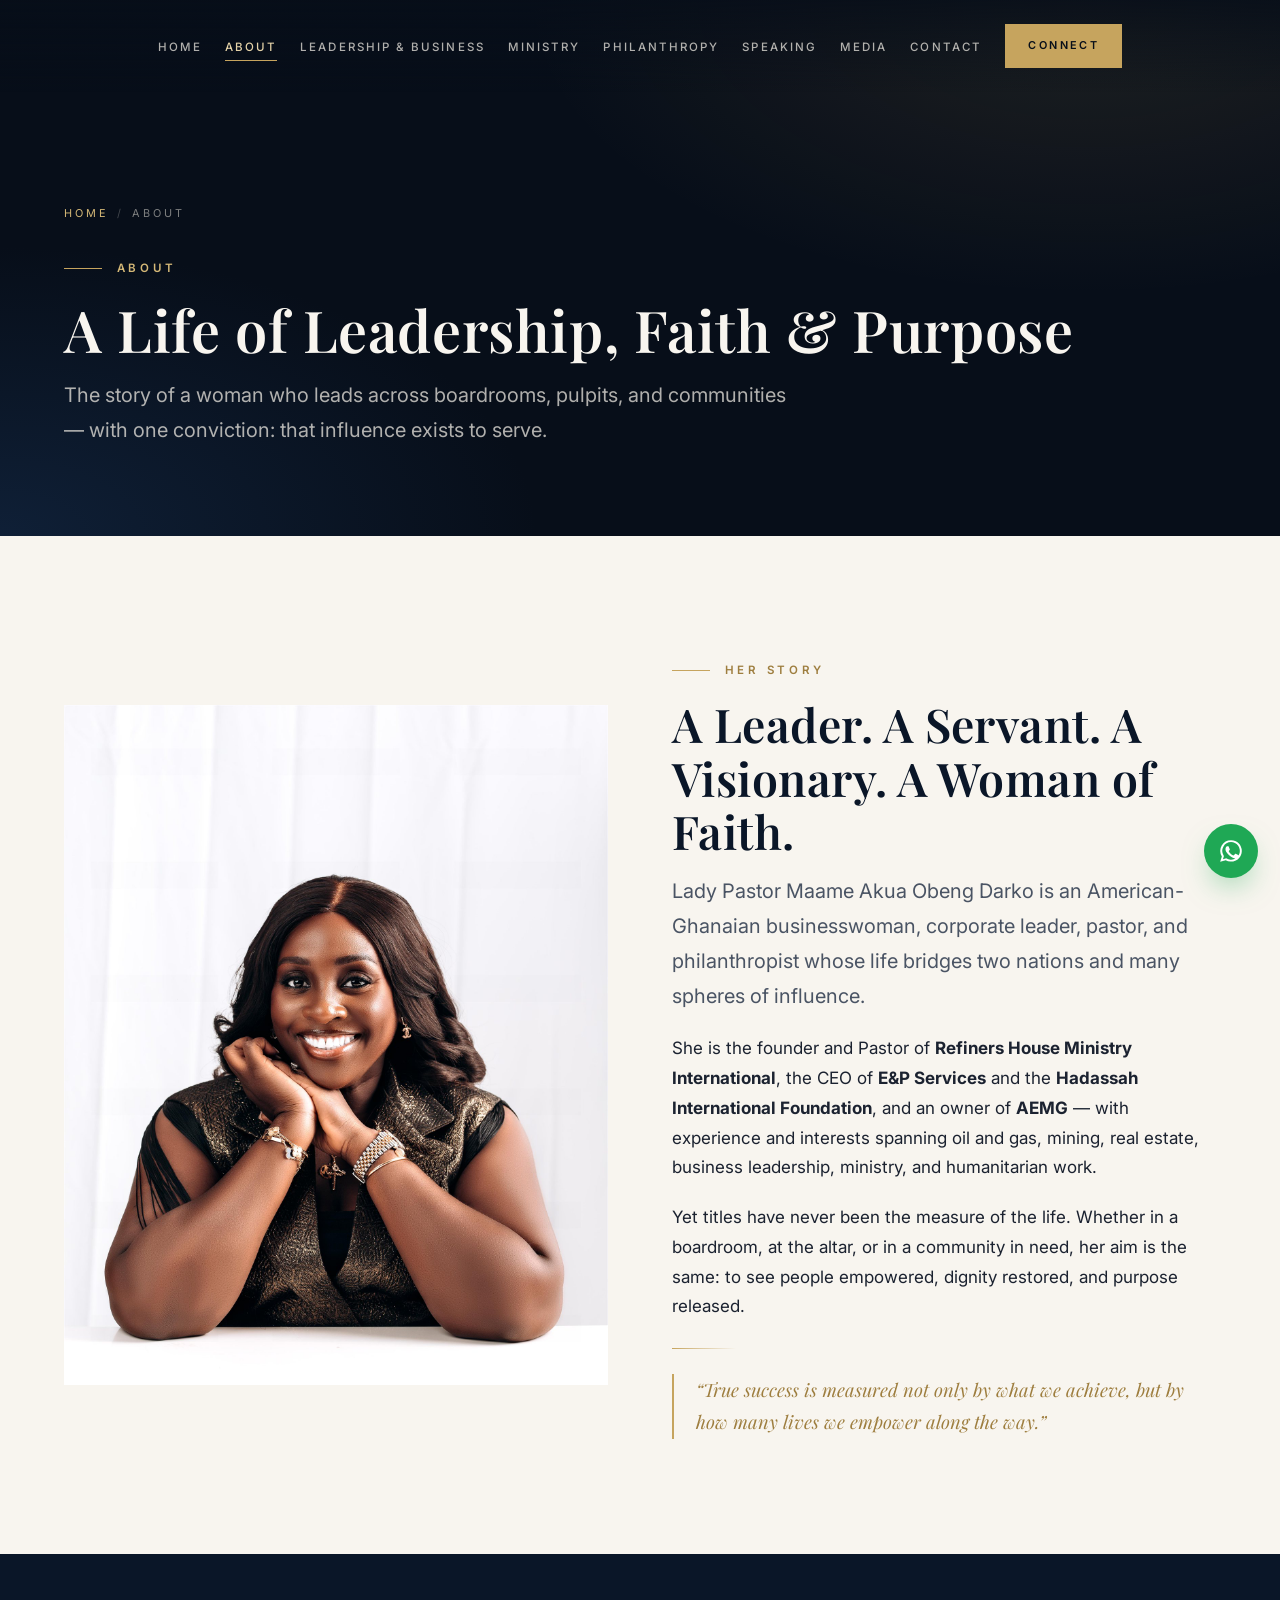
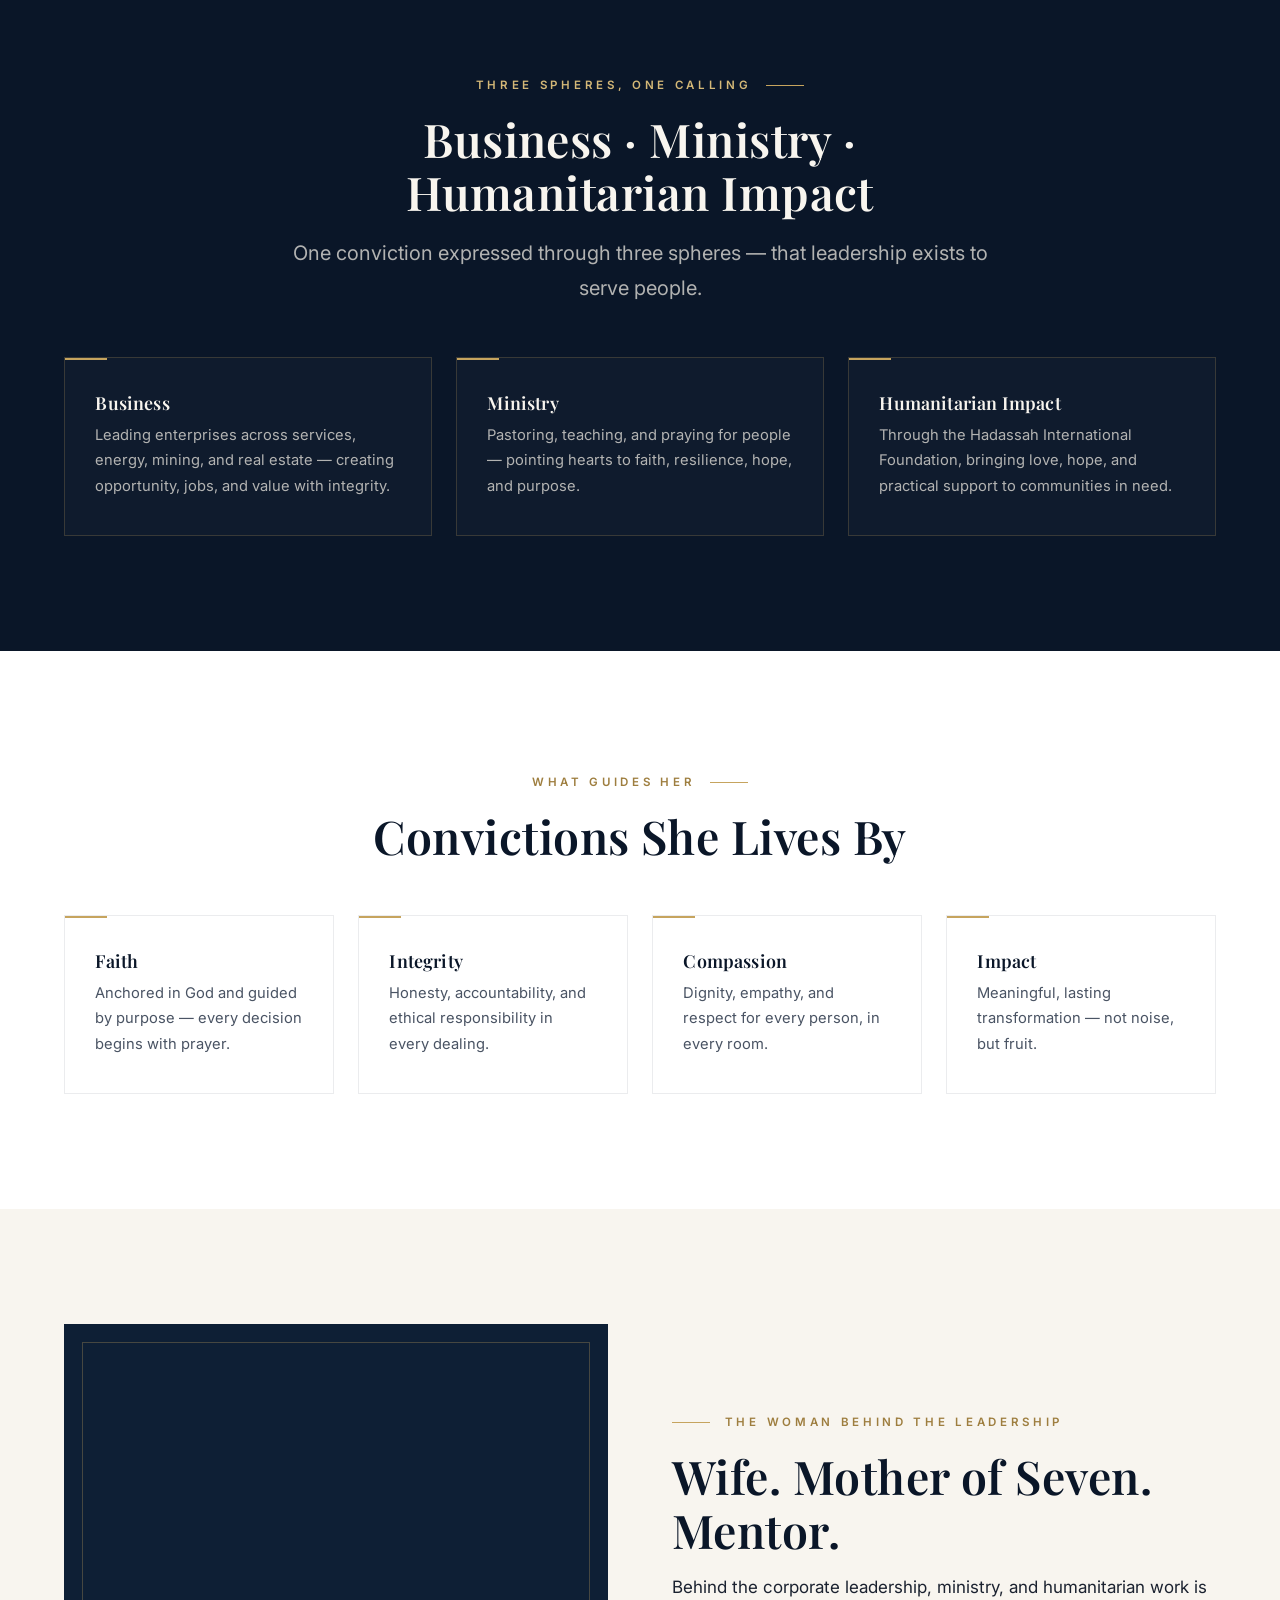
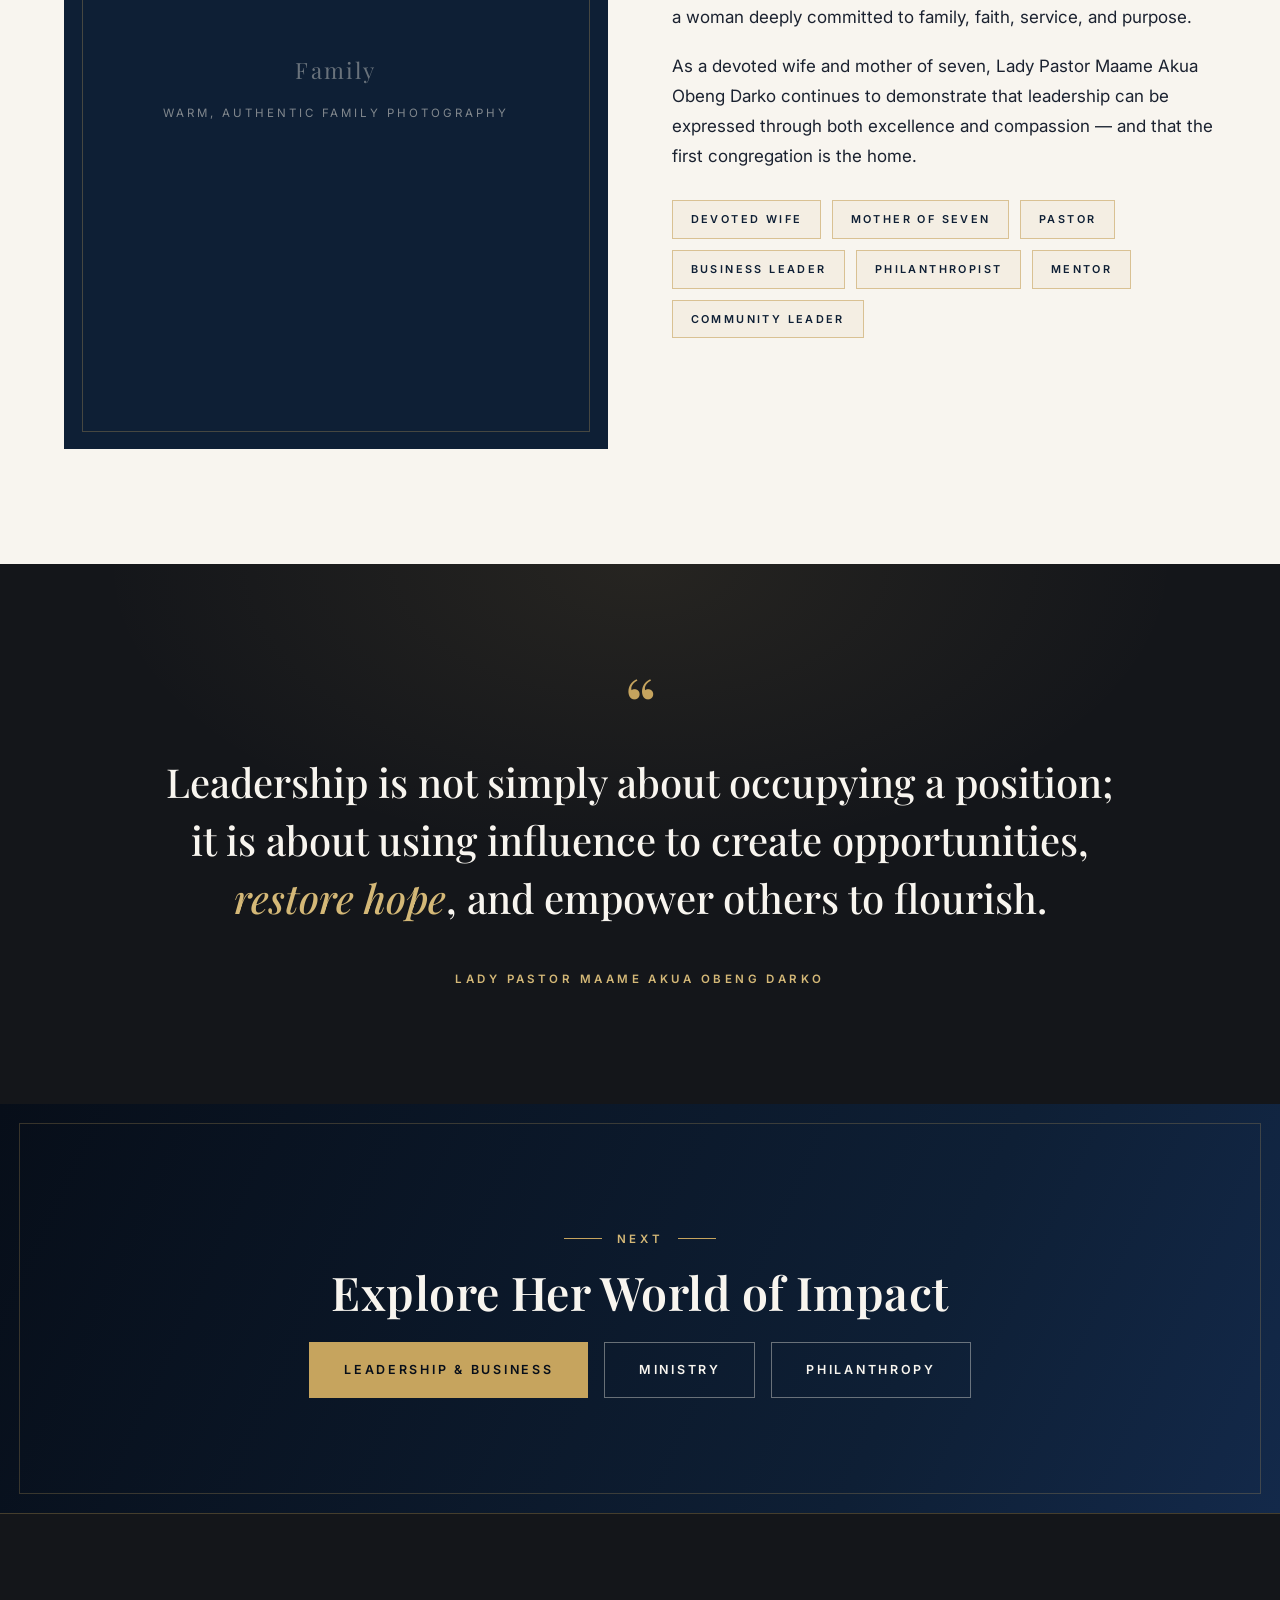
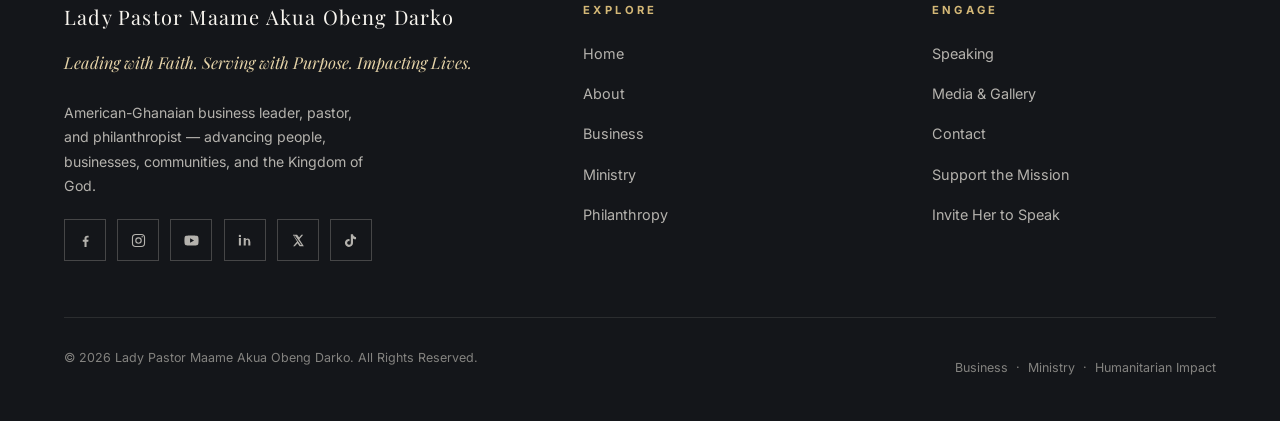
<file: about.html>
<!DOCTYPE html>
<html lang="en">
<head>
  <meta charset="UTF-8">
  <meta name="viewport" content="width=device-width, initial-scale=1.0">
  <title>About — Lady Pastor Maame Akua Obeng Darko</title>
  <meta name="description" content="The story of Lady Pastor Maame Akua Obeng Darko — American-Ghanaian businesswoman, pastor, philanthropist, wife, and mother. A life of leadership, faith, and purpose.">
  <meta name="theme-color" content="#0A1628">
  <link rel="canonical" href="https://maameakuaobengdarko.com/about.html">

  <meta property="og:type" content="website">
  <meta property="og:title" content="About — Lady Pastor Maame Akua Obeng Darko">
  <meta property="og:description" content="A life of leadership, faith, and purpose — the story of Lady Pastor Maame Akua Obeng Darko.">
  <meta property="og:url" content="https://maameakuaobengdarko.com/about.html">
  <meta property="og:image" content="https://maameakuaobengdarko.com/assets/img/og-image.jpg">

  <link rel="preconnect" href="https://fonts.googleapis.com">
  <link rel="preconnect" href="https://fonts.gstatic.com" crossorigin>
  <link href="https://fonts.googleapis.com/css2?family=Playfair+Display:ital,wght@0,500;0,600;0,700;1,500;1,600&family=Inter:wght@400;500;600;700&display=swap" rel="stylesheet">
  <!-- INLINE:CSS:START (generated by build.sh) - edit assets/css/styles.css, then run: bash build.sh -->
  <style>
/* ============================================================
   LADY PASTOR MAAME AKUA OBENG DARKO — Design System
   Luxury Executive Brand · Ministry · Humanitarian Foundation
   Palette: Deep Navy · Charcoal · Warm Ivory · Gold · Champagne
   ============================================================ */

/* ---------- Tokens ---------- */
:root {
  /* Core palette */
  --navy-900: #070E19;
  --navy-800: #0A1628;
  --navy-700: #0E1F35;
  --navy-600: #13294a;
  --navy-500: #1B3A63;

  --charcoal-900: #14161A;
  --charcoal-700: #23262C;
  --charcoal-500: #3A3F48;

  --ivory: #F8F5EF;
  --ivory-soft: #FCFAF6;
  --ivory-dim: #EFEBE2;
  --sand: #E7DFD0;

  --gold-500: #C6A45E;
  --gold-400: #D4B877;
  --gold-300: #E5D3A8;
  --champagne: #EFE3C8;
  --gold-deep: #9E7E3F;

  --burgundy-800: #4A1522;
  --burgundy-700: #5E1B2C;
  --burgundy-500: #7C2A3C;

  /* Text */
  --ink: #1B2230;
  --ink-soft: #4A5464;
  --ink-mute: #737D8C;
  --on-dark: #F3EFE6;
  --on-dark-soft: rgba(243, 239, 230, 0.72);
  --on-dark-faint: rgba(243, 239, 230, 0.5);

  /* Type */
  --font-display: "Playfair Display", "Cormorant Garamond", Georgia, serif;
  --font-body: "Inter", "Montserrat", "Segoe UI", -apple-system, sans-serif;

  /* Rhythm */
  --section-y: clamp(4.5rem, 9vw, 8.5rem);
  --gutter: clamp(1.25rem, 5vw, 5rem);
  --maxw: 76rem;

  --radius: 2px;
  --radius-lg: 4px;

  --shadow-soft: 0 20px 60px -30px rgba(10, 22, 40, 0.35);
  --shadow-card: 0 24px 70px -32px rgba(10, 22, 40, 0.45);

  --ease: cubic-bezier(0.22, 1, 0.36, 1);

  --nav-h: 92px;
  --nav-h-shrunk: 64px;
}

/* ---------- Reset & Base ---------- */
*, *::before, *::after { box-sizing: border-box; }

html {
  scroll-behavior: smooth;
  -webkit-text-size-adjust: 100%;
  scroll-padding-top: calc(var(--nav-h) + 12px);
  /* Decorative edge frames bleed a few px past the viewport on small
     screens; clip horizontally so no horizontal scrollbar appears.
     `hidden` is the fallback; `clip` avoids creating a scroll container. */
  overflow-x: hidden;
  overflow-x: clip;
}

body {
  margin: 0;
  font-family: var(--font-body);
  font-size: 1.0625rem;
  line-height: 1.75;
  color: var(--ink);
  background: var(--ivory-soft);
  -webkit-font-smoothing: antialiased;
  text-rendering: optimizeLegibility;
}

img { max-width: 100%; display: block; }

h1, h2, h3, h4 {
  font-family: var(--font-display);
  font-weight: 600;
  line-height: 1.15;
  margin: 0 0 1rem;
  color: var(--navy-800);
  letter-spacing: 0.01em;
}

h1 { font-size: clamp(2.4rem, 6vw, 4.2rem); }
h2 { font-size: clamp(1.9rem, 4vw, 2.9rem); }
h3 { font-size: clamp(1.25rem, 2.4vw, 1.6rem); }

p { margin: 0 0 1.25rem; }
p:last-child { margin-bottom: 0; }

a { color: inherit; text-decoration: none; }

::selection { background: var(--gold-500); color: var(--navy-900); }

:focus-visible {
  outline: 2px solid var(--gold-500);
  outline-offset: 3px;
  border-radius: 2px;
}

.skip-link {
  position: absolute;
  left: -999px;
  top: 0;
  background: var(--gold-500);
  color: var(--navy-900);
  padding: 0.7rem 1.2rem;
  font-weight: 600;
  z-index: 300;
}
.skip-link:focus { left: 12px; top: 12px; }

/* ---------- Layout ---------- */
.container {
  width: min(var(--maxw), 100% - 2 * var(--gutter));
  margin-inline: auto;
}

.section { padding-block: var(--section-y); position: relative; }

.section--tight { padding-block: clamp(3rem, 6vw, 5.5rem); }

.section--navy { background: var(--navy-800); color: var(--on-dark); }
.section--navy h2, .section--navy h3 { color: var(--ivory); }
.section--navy .eyebrow { color: var(--gold-400); }

.section--ivory { background: var(--ivory); }
.section--white { background: #ffffff; }

.section--charcoal { background: var(--charcoal-900); color: var(--on-dark); }
.section--charcoal h2, .section--charcoal h3 { color: var(--ivory); }

.grid-2 {
  display: grid;
  grid-template-columns: repeat(2, 1fr);
  gap: clamp(2rem, 5vw, 4.5rem);
  align-items: center;
}

.grid-3 {
  display: grid;
  grid-template-columns: repeat(3, 1fr);
  gap: clamp(1.4rem, 2.5vw, 2rem);
}

.grid-4 {
  display: grid;
  grid-template-columns: repeat(4, 1fr);
  gap: clamp(1.4rem, 2.5vw, 2rem);
}

/* ---------- Eyebrow / Headings with rules ---------- */
.eyebrow {
  display: inline-flex;
  align-items: center;
  gap: 0.9rem;
  font-family: var(--font-body);
  font-size: 0.72rem;
  font-weight: 600;
  letter-spacing: 0.32em;
  text-transform: uppercase;
  color: var(--gold-deep);
  margin: 0 0 1.1rem;
}

.eyebrow::before {
  content: "";
  width: 2.4rem;
  height: 1px;
  background: var(--gold-500);
  flex: none;
}

.eyebrow--center { justify-content: center; }
.eyebrow--center::after {
  content: "";
  width: 2.4rem;
  height: 1px;
  background: var(--gold-500);
}

.gold-rule {
  width: 4rem;
  height: 1px;
  background: linear-gradient(90deg, var(--gold-500), transparent);
  margin: 1.6rem 0;
  border: none;
}

.lead {
  font-size: clamp(1.05rem, 1.6vw, 1.25rem);
  color: var(--ink-soft);
  max-width: 56ch;
}

.section--navy .lead,
.section--charcoal .lead,
.section--burgundy .lead { color: var(--on-dark-soft); }

.center { text-align: center; }
.center .lead { margin-inline: auto; }
.center .eyebrow::before { display: none; }

/* ---------- Buttons ---------- */
.btn {
  display: inline-flex;
  align-items: center;
  justify-content: center;
  gap: 0.6rem;
  padding: 1rem 2.1rem;
  font-family: var(--font-body);
  font-size: 0.78rem;
  font-weight: 600;
  letter-spacing: 0.22em;
  text-transform: uppercase;
  border: 1px solid transparent;
  cursor: pointer;
  transition: all 0.35s var(--ease);
  white-space: nowrap;
}

.btn--gold {
  background: var(--gold-500);
  color: var(--navy-900);
  border-color: var(--gold-500);
}
.btn--gold:hover {
  background: var(--gold-400);
  border-color: var(--gold-400);
  transform: translateY(-2px);
  box-shadow: 0 14px 30px -14px rgba(198, 164, 94, 0.55);
}

.btn--outline {
  background: transparent;
  color: var(--ivory);
  border-color: rgba(243, 239, 230, 0.4);
}
.btn--outline:hover {
  border-color: var(--gold-500);
  color: var(--gold-300);
  transform: translateY(-2px);
}

.btn--outline-dark {
  background: transparent;
  color: var(--navy-800);
  border-color: rgba(10, 22, 40, 0.35);
}
.btn--outline-dark:hover {
  border-color: var(--gold-500);
  color: var(--gold-deep);
  transform: translateY(-2px);
}

.btn--burgundy {
  background: var(--burgundy-700);
  color: var(--champagne);
  border-color: var(--burgundy-700);
}
.btn--burgundy:hover {
  background: var(--burgundy-500);
  border-color: var(--burgundy-500);
  transform: translateY(-2px);
}

.btn--block { width: 100%; }

.btn-row {
  display: flex;
  flex-wrap: wrap;
  gap: 1rem;
  align-items: center;
}

.text-link {
  display: inline-flex;
  align-items: center;
  gap: 0.55rem;
  font-size: 0.8rem;
  font-weight: 600;
  letter-spacing: 0.2em;
  text-transform: uppercase;
  color: var(--gold-deep);
  transition: gap 0.3s var(--ease), color 0.3s var(--ease);
}
.text-link::after { content: "→"; font-size: 0.95em; transition: transform 0.3s var(--ease); }
.text-link:hover { color: var(--navy-800); }
.text-link:hover::after { transform: translateX(4px); }

.section--navy .text-link,
.section--charcoal .text-link { color: var(--gold-400); }
.section--navy .text-link:hover,
.section--charcoal .text-link:hover { color: var(--gold-300); }

/* ---------- Navigation ---------- */
.nav {
  position: fixed;
  inset: 0 0 auto 0;
  z-index: 200;
  height: var(--nav-h);
  display: flex;
  align-items: center;
  background: linear-gradient(180deg, rgba(7, 14, 25, 0.82), rgba(7, 14, 25, 0));
  transition: height 0.4s var(--ease), background 0.4s var(--ease), box-shadow 0.4s var(--ease);
}

.nav.is-scrolled {
  height: var(--nav-h-shrunk);
  background: rgba(7, 14, 25, 0.96);
  backdrop-filter: blur(14px);
  -webkit-backdrop-filter: blur(14px);
  box-shadow: 0 1px 0 rgba(198, 164, 94, 0.25), 0 12px 40px -18px rgba(0, 0, 0, 0.6);
}

.nav__inner {
  width: min(80rem, 100% - 2 * var(--gutter));
  margin-inline: auto;
  display: flex;
  align-items: center;
  justify-content: space-between;
  gap: 2rem;
}

.brand { display: flex; align-items: center; gap: 0.9rem; color: var(--ivory); }

.brand__text { display: flex; flex-direction: column; line-height: 1.25; }

.brand__name {
  font-family: var(--font-display);
  font-size: 0.98rem;
  letter-spacing: 0.06em;
  color: var(--ivory);
  transition: font-size 0.4s var(--ease);
}
.nav.is-scrolled .brand__name { font-size: 0.86rem; }

.nav__links {
  display: flex;
  align-items: center;
  gap: clamp(0.9rem, 1.8vw, 1.7rem);
  list-style: none;
  margin: 0;
  padding: 0;
}

.nav__links a:not(.btn) {
  font-size: 0.72rem;
  font-weight: 500;
  letter-spacing: 0.18em;
  text-transform: uppercase;
  color: var(--on-dark-soft);
  padding: 0.4rem 0;
  position: relative;
  transition: color 0.3s var(--ease);
}

.nav__links a:not(.btn)::after {
  content: "";
  position: absolute;
  left: 0;
  bottom: 0;
  width: 100%;
  height: 1px;
  background: var(--gold-500);
  transform: scaleX(0);
  transform-origin: left;
  transition: transform 0.35s var(--ease);
}

.nav__links a:not(.btn):hover,
.nav__links a[aria-current="page"]:not(.btn) { color: var(--gold-300); }
.nav__links a:not(.btn):hover::after,
.nav__links a[aria-current="page"]:not(.btn)::after { transform: scaleX(1); }

.nav .btn { padding: 0.7rem 1.4rem; font-size: 0.68rem; }

.nav__toggle {
  display: none;
  background: none;
  border: none;
  cursor: pointer;
  padding: 0.6rem;
  z-index: 260;
}

.nav__toggle span {
  display: block;
  width: 26px;
  height: 2px;
  background: var(--ivory);
  margin: 6px 0;
  transition: all 0.35s var(--ease);
}

.nav__toggle.is-open span:nth-child(1) { transform: translateY(8px) rotate(45deg); }
.nav__toggle.is-open span:nth-child(2) { opacity: 0; }
.nav__toggle.is-open span:nth-child(3) { transform: translateY(-8px) rotate(-45deg); }

/* Mobile nav */
@media (max-width: 1023px) {
  .nav__toggle { display: block; }

  .nav__menu {
    position: fixed;
    inset: 0;
    background: linear-gradient(160deg, var(--navy-900), var(--charcoal-900));
    display: flex;
    flex-direction: column;
    justify-content: center;
    align-items: center;
    gap: 0.4rem;
    opacity: 0;
    visibility: hidden;
    transition: opacity 0.4s var(--ease), visibility 0.4s;
    z-index: 240;
  }

  .nav__menu.is-open { opacity: 1; visibility: visible; }

  .nav__menu ul {
    list-style: none;
    margin: 0 0 2rem;
    padding: 0;
    display: flex;
    flex-direction: column;
    align-items: center;
    gap: 0.9rem;
  }

  .nav__menu a:not(.btn) {
    font-family: var(--font-display);
    font-size: 1.5rem;
    letter-spacing: 0.04em;
    color: var(--on-dark);
    text-transform: none;
  }

  .nav__menu a:not(.btn):hover { color: var(--gold-300); }
}

@media (min-width: 1024px) {
  .nav__menu { display: contents; }
  .nav__menu > .nav__links { margin-inline: auto; }
}

/* ---------- Hero (home) ---------- */
.hero {
  position: relative;
  min-height: 100svh;
  display: flex;
  align-items: flex-end;
  background: var(--navy-900);
  overflow: hidden;
  color: var(--on-dark);
}

.hero__photo {
  position: absolute;
  inset: 0;
  background-size: cover;
  background-position: center 22%;
}

/* Placeholder washes until real photography is supplied */
.hero__photo--placeholder {
  background:
    radial-gradient(120% 90% at 78% 18%, rgba(198, 164, 94, 0.16), transparent 55%),
    radial-gradient(90% 70% at 15% 85%, rgba(27, 58, 99, 0.5), transparent 60%),
    linear-gradient(155deg, #0C1B30 0%, #070E19 55%, #0B1220 100%);
}

.hero__scrim {
  position: absolute;
  inset: 0;
  background:
    linear-gradient(180deg, rgba(7, 14, 25, 0.55) 0%, rgba(7, 14, 25, 0.18) 38%, rgba(7, 14, 25, 0.88) 82%, #070E19 100%),
    linear-gradient(100deg, rgba(7, 14, 25, 0.72) 0%, rgba(7, 14, 25, 0.25) 55%, transparent 100%);
}

.hero__frame {
  position: absolute;
  inset: clamp(1rem, 3vw, 2.2rem);
  border: 1px solid rgba(198, 164, 94, 0.28);
  pointer-events: none;
}

.hero__frame::before,
.hero__frame::after {
  content: "";
  position: absolute;
  width: 34px;
  height: 34px;
  border-color: var(--gold-500);
  border-style: solid;
}
.hero__frame::before { top: -1px; left: -1px; border-width: 1px 0 0 1px; }
.hero__frame::after { bottom: -1px; right: -1px; border-width: 0 1px 1px 0; }

.hero__content {
  position: relative;
  z-index: 2;
  width: min(var(--maxw), 100% - 2 * var(--gutter));
  margin: 0 auto;
  padding: calc(var(--nav-h) + 4rem) 0 clamp(4rem, 8vw, 6.5rem);
}

.hero__kicker {
  display: flex;
  align-items: center;
  gap: 1rem;
  font-size: 0.7rem;
  font-weight: 600;
  letter-spacing: 0.34em;
  text-transform: uppercase;
  color: var(--gold-400);
  margin-bottom: 1.6rem;
}
.hero__kicker::before { content: ""; width: 3rem; height: 1px; background: var(--gold-500); }

.hero h1 {
  color: var(--ivory);
  font-size: clamp(2.5rem, 6.4vw, 4.6rem);
  font-weight: 600;
  letter-spacing: 0.015em;
  margin-bottom: 1.4rem;
}

.hero h1 .line { display: block; }

.hero h1 em {
  font-style: italic;
  color: var(--gold-400);
}

.hero__sub {
  max-width: 58ch;
  font-size: clamp(1rem, 1.5vw, 1.2rem);
  color: var(--on-dark-soft);
  margin-bottom: 2.4rem;
}

.hero__sub strong { color: var(--ivory); font-weight: 600; }

.hero__ctas { display: flex; flex-wrap: wrap; gap: 1rem; margin-bottom: 3rem; }

.hero__meta {
  display: flex;
  flex-wrap: wrap;
  gap: clamp(1.2rem, 3vw, 3rem);
  padding-top: 2rem;
  border-top: 1px solid rgba(198, 164, 94, 0.22);
}

.hero__meta div { font-size: 0.8rem; letter-spacing: 0.14em; text-transform: uppercase; color: var(--on-dark-faint); }
.hero__meta strong {
  display: block;
  font-family: var(--font-display);
  font-size: 1.05rem;
  letter-spacing: 0.02em;
  text-transform: none;
  color: var(--gold-300);
  margin-bottom: 0.15rem;
}

.hero__scroll {
  position: absolute;
  right: clamp(1.5rem, 4vw, 3.5rem);
  bottom: 2.6rem;
  z-index: 2;
  writing-mode: vertical-rl;
  font-size: 0.62rem;
  letter-spacing: 0.4em;
  text-transform: uppercase;
  color: var(--on-dark-faint);
  display: flex;
  align-items: center;
  gap: 0.9rem;
}

.hero__scroll::after {
  content: "";
  width: 1px;
  height: 3.4rem;
  background: linear-gradient(180deg, var(--gold-500), transparent);
  animation: scrollPulse 2.6s var(--ease) infinite;
}

@keyframes scrollPulse {
  0%, 100% { transform: scaleY(0.55); opacity: 0.5; transform-origin: top; }
  50% { transform: scaleY(1); opacity: 1; transform-origin: top; }
}

/* ---------- Page hero (interior pages) ---------- */
.page-hero {
  position: relative;
  background: var(--navy-900);
  color: var(--on-dark);
  padding: calc(var(--nav-h) + clamp(4rem, 9vw, 7rem)) 0 clamp(3.4rem, 7vw, 5.5rem);
  overflow: hidden;
}

.page-hero::before {
  content: "";
  position: absolute;
  inset: 0;
  background:
    radial-gradient(80% 100% at 85% 0%, rgba(198, 164, 94, 0.12), transparent 55%),
    radial-gradient(70% 90% at 0% 100%, rgba(27, 58, 99, 0.4), transparent 60%);
}

.page-hero__content { position: relative; z-index: 1; }

.page-hero h1 {
  color: var(--ivory);
  font-size: clamp(2.2rem, 5vw, 3.6rem);
  margin-bottom: 1rem;
}

.page-hero .lead { color: var(--on-dark-soft); }

.crumbs {
  font-size: 0.68rem;
  letter-spacing: 0.28em;
  text-transform: uppercase;
  color: var(--on-dark-faint);
  margin-bottom: 1.6rem;
}
.crumbs a { color: var(--gold-400); }
.crumbs span { margin: 0 0.5rem; color: rgba(243,239,230,0.25); }

/* ---------- Portrait frames ---------- */
.portrait {
  position: relative;
  overflow: hidden;
  background: var(--navy-700);
}

.portrait img {
  width: 100%;
  height: 100%;
  object-fit: cover;
  transition: transform 1.4s var(--ease);
}

.portrait:hover img { transform: scale(1.03); }

.portrait--tall { aspect-ratio: 4 / 5; }
.portrait--portrait { aspect-ratio: 3 / 4; }
.portrait--landscape { aspect-ratio: 16 / 10; }
.portrait--square { aspect-ratio: 1 / 1; }

/* Anchor the crop to the subject's face when a tall photo is
   framed landscape (e.g. ministry page: face sits ~9-29% from top;
   a 16/10 frame shows ~49% of the image height, so keep the anchor
   near the top or the head gets cut off). */
.portrait--face img { object-position: 50% 5%; }

.portrait--navy {
  background:
    radial-gradient(120% 100% at 70% 10%, rgba(198, 164, 94, 0.14), transparent 55%),
    linear-gradient(150deg, var(--navy-600), var(--navy-900));
}

.portrait__placeholder {
  position: absolute;
  inset: 0;
  display: grid;
  place-items: center;
  text-align: center;
  padding: 2rem;
  color: var(--on-dark-faint);
  font-size: 0.72rem;
  letter-spacing: 0.26em;
  text-transform: uppercase;
  line-height: 2;
}

.portrait__placeholder::before {
  content: "";
  position: absolute;
  inset: 1.1rem;
  border: 1px solid rgba(198, 164, 94, 0.3);
}

.portrait__placeholder i {
  font-style: normal;
  font-family: var(--font-display);
  font-size: 1.4rem;
  letter-spacing: 0.1em;
  color: rgba(243, 239, 230, 0.4);
  text-transform: none;
  display: block;
  margin-bottom: 0.6rem;
}

.portrait--offset { margin-bottom: 3.5rem; }

.portrait--offset::after {
  content: "";
  position: absolute;
  z-index: -1;
  inset: 2rem -2rem -2rem 2rem;
  border: 1px solid var(--gold-500);
  opacity: 0.55;
}

.portrait__badge {
  position: absolute;
  left: 0;
  bottom: 0;
  background: var(--gold-500);
  color: var(--navy-900);
  font-size: 0.64rem;
  font-weight: 700;
  letter-spacing: 0.26em;
  text-transform: uppercase;
  padding: 0.8rem 1.4rem;
}

/* ---------- Intro / About split ---------- */
.stats-row {
  display: grid;
  grid-template-columns: repeat(4, 1fr);
  gap: 1px;
  background: rgba(198, 164, 94, 0.25);
  border: 1px solid rgba(198, 164, 94, 0.25);
  margin-top: clamp(2.5rem, 5vw, 4.5rem);
}

.stats-row > div {
  background: var(--navy-800);
  padding: 1.6rem 1.2rem;
  text-align: center;
}

.stats-row b {
  display: block;
  font-family: var(--font-display);
  font-size: clamp(1.3rem, 2.4vw, 1.9rem);
  color: var(--gold-400);
  font-weight: 600;
}

.stats-row span {
  font-size: 0.66rem;
  letter-spacing: 0.22em;
  text-transform: uppercase;
  color: var(--on-dark-faint);
}

/* ---------- Value / Pillar cards ---------- */
.pillars {
  display: grid;
  grid-template-columns: repeat(auto-fit, minmax(15rem, 1fr));
  gap: 1.5rem;
}

.pillar {
  background: rgba(255, 255, 255, 0.025);
  border: 1px solid rgba(198, 164, 94, 0.22);
  padding: 2.2rem 1.9rem;
  transition: all 0.4s var(--ease);
  position: relative;
}

.pillar::before {
  content: "";
  position: absolute;
  top: 0;
  left: 0;
  width: 2.6rem;
  height: 2px;
  background: var(--gold-500);
  transition: width 0.4s var(--ease);
}

.pillar:hover { background: rgba(255, 255, 255, 0.045); transform: translateY(-4px); }
.pillar:hover::before { width: 100%; }

.pillar h3 {
  color: var(--ivory);
  font-size: 1.12rem;
  margin-bottom: 0.55rem;
}

.pillar p { font-size: 0.92rem; color: var(--on-dark-soft); margin: 0; }

/* ---------- Business cards ---------- */
.biz-grid {
  display: grid;
  grid-template-columns: repeat(3, 1fr);
  gap: 1.6rem;
}

.biz-card {
  position: relative;
  background: #ffffff;
  border: 1px solid rgba(10, 22, 40, 0.08);
  padding: 2.6rem 2.2rem;
  transition: all 0.45s var(--ease);
  overflow: hidden;
}

.biz-card::after {
  content: "";
  position: absolute;
  inset: auto 0 0 0;
  height: 3px;
  background: linear-gradient(90deg, var(--gold-500), var(--champagne));
  transform: scaleX(0);
  transform-origin: left;
  transition: transform 0.5s var(--ease);
}

.biz-card:hover { transform: translateY(-6px); box-shadow: var(--shadow-card); }
.biz-card:hover::after { transform: scaleX(1); }

.biz-card__photo {
  margin: -2.6rem -2.2rem 1.6rem;
  width: calc(100% + 4.4rem);
  height: 11rem;
  object-fit: cover;
}

.biz-card__num {
  font-family: var(--font-display);
  font-size: 0.95rem;
  color: var(--gold-500);
  letter-spacing: 0.12em;
  margin-bottom: 1.4rem;
  display: block;
}

.biz-card h3 { font-size: 1.45rem; margin-bottom: 0.7rem; }

.biz-card p { font-size: 0.95rem; color: var(--ink-soft); margin: 0; }

.biz-card__icon {
  width: 52px;
  height: 52px;
  border: 1px solid rgba(198, 164, 94, 0.5);
  display: grid;
  place-items: center;
  color: var(--gold-deep);
  margin-bottom: 1.6rem;
  transition: all 0.4s var(--ease);
}

.biz-card:hover .biz-card__icon {
  background: var(--gold-500);
  color: var(--navy-900);
  border-color: var(--gold-500);
}

.biz-card__icon svg { width: 24px; height: 24px; }

.biz-card__logo {
  height: 52px;
  width: auto;
  max-width: 9rem;
  object-fit: contain;
}

.biz-card__logo--round { border-radius: 50%; }

.biz-card:hover .biz-card__logo { transform: scale(1.06); }

/* ---------- Icon list ---------- */
.icon-list { list-style: none; margin: 0; padding: 0; display: grid; gap: 0.85rem; }

.icon-list li {
  display: flex;
  gap: 0.9rem;
  align-items: baseline;
  font-size: 0.98rem;
  color: var(--ink-soft);
}

.icon-list li::before {
  content: "";
  flex: none;
  width: 7px;
  height: 7px;
  transform: rotate(45deg);
  background: var(--gold-500);
  margin-top: 0.35rem;
}

.icon-list--light li { color: var(--on-dark-soft); }

/* ---------- Quote blocks ---------- */
.quote-band {
  position: relative;
  background:
    radial-gradient(70% 90% at 50% 0%, rgba(198, 164, 94, 0.1), transparent 60%),
    var(--charcoal-900);
  color: var(--on-dark);
  text-align: center;
}

.quote-band__mark {
  font-family: var(--font-display);
  font-size: 5rem;
  line-height: 0.6;
  color: var(--gold-500);
  display: block;
  margin-bottom: 1.6rem;
}

.quote-band blockquote {
  margin: 0 auto 2.6rem;
  max-width: 60rem;
  font-family: var(--font-display);
  font-size: clamp(1.5rem, 3.4vw, 2.5rem);
  line-height: 1.45;
  font-weight: 500;
  color: var(--ivory);
}

.quote-band blockquote em { color: var(--gold-400); font-style: italic; }

.quote-band cite {
  display: block;
  font-family: var(--font-body);
  font-style: normal;
  font-size: 0.72rem;
  letter-spacing: 0.3em;
  text-transform: uppercase;
  color: var(--on-dark-faint);
}

.quote-band cite b { color: var(--gold-400); font-weight: 600; }

/* Principles row */
.principles {
  display: grid;
  grid-template-columns: repeat(4, 1fr);
  gap: 1px;
  background: rgba(198, 164, 94, 0.22);
  border-block: 1px solid rgba(198, 164, 94, 0.22);
  margin-top: clamp(3rem, 6vw, 5rem);
  text-align: center;
}

.principles > div {
  background: var(--charcoal-900);
  padding: 2.4rem 1.4rem;
}

.principles h3 {
  color: var(--gold-400);
  font-size: 1rem;
  letter-spacing: 0.28em;
  text-transform: uppercase;
  font-family: var(--font-body);
  font-weight: 700;
  margin-bottom: 0.7rem;
}

.principles p { font-size: 0.88rem; color: var(--on-dark-soft); margin: 0; }

/* ---------- Ministry accents ---------- */
.section--burgundy { background: var(--burgundy-800); color: var(--on-dark); }
.section--burgundy h2, .section--burgundy h3 { color: var(--ivory); }

.ministry-banner {
  position: relative;
  overflow: hidden;
  padding: clamp(3.5rem, 7vw, 6rem) 0;
  background:
    radial-gradient(90% 120% at 50% 0%, rgba(198, 164, 94, 0.14), transparent 55%),
    linear-gradient(160deg, var(--burgundy-700), var(--burgundy-800) 65%);
  color: var(--on-dark);
  text-align: center;
}

.ministry-banner h2 { color: var(--ivory); font-size: clamp(1.9rem, 4vw, 3rem); }

.ministry-banner .cross {
  width: 1px;
  height: 4.2rem;
  margin: 0 auto 1.8rem;
  background: var(--gold-400);
  position: relative;
}
.ministry-banner .cross::before {
  content: "";
  position: absolute;
  top: 1.1rem;
  left: 50%;
  transform: translateX(-50%);
  width: 2.2rem;
  height: 1px;
  background: var(--gold-400);
}

.verse {
  font-family: var(--font-display);
  font-style: italic;
  font-size: clamp(1.1rem, 2vw, 1.4rem);
  color: var(--champagne);
  max-width: 46rem;
  margin: 1.8rem auto 0;
}

.verse span {
  display: block;
  margin-top: 0.9rem;
  font-family: var(--font-body);
  font-style: normal;
  font-size: 0.68rem;
  letter-spacing: 0.3em;
  text-transform: uppercase;
  color: var(--gold-400);
}

/* ---------- Foundation values strip ---------- */
.values-strip {
  display: flex;
  flex-wrap: wrap;
  justify-content: center;
  gap: 0;
  border-block: 1px solid rgba(198, 164, 94, 0.3);
  margin: clamp(2.5rem, 5vw, 4rem) 0;
}

.values-strip span {
  font-size: 0.78rem;
  font-weight: 600;
  letter-spacing: 0.3em;
  text-transform: uppercase;
  color: var(--gold-300);
  padding: 1.1rem clamp(1.2rem, 3vw, 2.6rem);
  position: relative;
}

.values-strip span + span::before {
  content: "";
  position: absolute;
  left: 0;
  top: 50%;
  transform: translateY(-50%);
  width: 1px;
  height: 1.2rem;
  background: rgba(198, 164, 94, 0.4);
}

/* Donate band */
.donate-band {
  background: linear-gradient(120deg, var(--navy-800), var(--navy-700));
  border: 1px solid rgba(198, 164, 94, 0.3);
  padding: clamp(2.4rem, 5vw, 4rem);
  display: grid;
  grid-template-columns: 1.5fr 1fr;
  gap: 2.5rem;
  align-items: center;
  color: var(--on-dark);
}

.donate-band h2 { color: var(--ivory); margin-bottom: 0.6rem; }
.donate-band p { color: var(--on-dark-soft); margin: 0; }
.donate-band .btn-row { justify-content: flex-end; }

/* ---------- Personal / family chips ---------- */
.roles {
  display: flex;
  flex-wrap: wrap;
  gap: 0.7rem;
  margin: 1.8rem 0 2rem;
}

.roles span {
  font-size: 0.68rem;
  font-weight: 600;
  letter-spacing: 0.22em;
  text-transform: uppercase;
  color: var(--navy-700);
  border: 1px solid rgba(198, 164, 94, 0.6);
  background: rgba(198, 164, 94, 0.08);
  padding: 0.55rem 1.1rem;
}

/* ---------- Speaking themes ---------- */
.themes { display: flex; flex-wrap: wrap; gap: 0.8rem; }

.themes span {
  font-size: 0.74rem;
  letter-spacing: 0.18em;
  text-transform: uppercase;
  color: var(--on-dark-soft);
  border: 1px solid rgba(243, 239, 230, 0.18);
  padding: 0.6rem 1.2rem;
  transition: all 0.35s var(--ease);
}

.themes span:hover { border-color: var(--gold-500); color: var(--gold-300); }

/* ---------- Forms ---------- */
.form-wrap {
  background: #ffffff;
  border: 1px solid rgba(10, 22, 40, 0.08);
  box-shadow: var(--shadow-soft);
  padding: clamp(2rem, 4.5vw, 3.6rem);
}

.form-grid {
  display: grid;
  grid-template-columns: 1fr 1fr;
  gap: 1.4rem 1.6rem;
}

.field { display: flex; flex-direction: column; gap: 0.45rem; }
.field--full { grid-column: 1 / -1; }

.field label {
  font-size: 0.68rem;
  font-weight: 700;
  letter-spacing: 0.22em;
  text-transform: uppercase;
  color: var(--navy-700);
}

.field input,
.field select,
.field textarea {
  font-family: var(--font-body);
  font-size: 0.98rem;
  color: var(--ink);
  background: var(--ivory-soft);
  border: 1px solid rgba(10, 22, 40, 0.16);
  padding: 0.95rem 1.05rem;
  transition: border-color 0.3s var(--ease), box-shadow 0.3s var(--ease);
  width: 100%;
  border-radius: 0;
  appearance: none;
}

.field select {
  background-image: url("data:image/svg+xml,%3Csvg xmlns='http://www.w3.org/2000/svg' width='12' height='8' viewBox='0 0 12 8'%3E%3Cpath d='M1 1l5 5 5-5' fill='none' stroke='%239E7E3F' stroke-width='1.5'/%3E%3C/svg%3E");
  background-repeat: no-repeat;
  background-position: right 1rem center;
  padding-right: 2.6rem;
}

.field textarea { resize: vertical; min-height: 9rem; }

.field input:focus,
.field select:focus,
.field textarea:focus {
  outline: none;
  border-color: var(--gold-500);
  box-shadow: 0 0 0 3px rgba(198, 164, 94, 0.18);
}

.field .hint { font-size: 0.78rem; color: var(--ink-mute); }

.form-note {
  grid-column: 1 / -1;
  font-size: 0.82rem;
  color: var(--ink-mute);
  display: flex;
  gap: 0.5rem;
  align-items: baseline;
}

.form-success {
  display: none;
  grid-column: 1 / -1;
  border: 1px solid var(--gold-500);
  background: rgba(198, 164, 94, 0.1);
  color: var(--navy-800);
  padding: 1.1rem 1.3rem;
  font-size: 0.92rem;
}

.form-success.is-visible { display: block; }

/* ---------- Gallery ---------- */
.gallery-filters {
  display: flex;
  flex-wrap: wrap;
  gap: 0.7rem;
  margin-bottom: 2.6rem;
}

.gallery-filters button {
  font-family: var(--font-body);
  font-size: 0.7rem;
  font-weight: 600;
  letter-spacing: 0.2em;
  text-transform: uppercase;
  background: transparent;
  color: var(--ink-soft);
  border: 1px solid rgba(10, 22, 40, 0.18);
  padding: 0.6rem 1.3rem;
  cursor: pointer;
  transition: all 0.3s var(--ease);
}

.gallery-filters button:hover { border-color: var(--gold-500); color: var(--gold-deep); }

.gallery-filters button.is-active {
  background: var(--navy-800);
  border-color: var(--navy-800);
  color: var(--gold-300);
}

.masonry {
  columns: 3;
  column-gap: 1.4rem;
}

.masonry .g-item {
  break-inside: avoid;
  margin-bottom: 1.4rem;
  position: relative;
  overflow: hidden;
  cursor: pointer;
}

.masonry .g-item img {
  width: 100%;
  transition: transform 0.9s var(--ease);
}

.masonry .g-item:hover img { transform: scale(1.05); }

.g-item__cap {
  position: absolute;
  inset: auto 0 0 0;
  padding: 2.6rem 1.2rem 1rem;
  background: linear-gradient(180deg, transparent, rgba(7, 14, 25, 0.85));
  color: var(--ivory);
  font-size: 0.68rem;
  letter-spacing: 0.2em;
  text-transform: uppercase;
  opacity: 0;
  transform: translateY(8px);
  transition: all 0.45s var(--ease);
}

.masonry .g-item:hover .g-item__cap { opacity: 1; transform: translateY(0); }

.g-item__cap b {
  display: block;
  font-family: var(--font-display);
  font-size: 1.05rem;
  letter-spacing: 0.02em;
  text-transform: none;
  margin-top: 0.2rem;
}

.g-item--video { position: relative; }
.g-item--video::after {
  content: "";
  position: absolute;
  inset: 0;
  background: radial-gradient(60% 60% at 50% 50%, rgba(198,164,94,0.25), transparent 70%), rgba(7,14,25,0.25);
  pointer-events: none;
}

.g-item__play {
  position: absolute;
  top: 50%;
  left: 50%;
  transform: translate(-50%, -50%);
  width: 64px;
  height: 64px;
  border: 1px solid var(--gold-400);
  border-radius: 50%;
  display: grid;
  place-items: center;
  z-index: 2;
  background: rgba(7, 14, 25, 0.5);
  color: var(--gold-300);
  transition: all 0.4s var(--ease);
}

.g-item--video:hover .g-item__play { background: var(--gold-500); color: var(--navy-900); }

.g-item__play svg { width: 18px; height: 18px; margin-left: 3px; }

/* Video embeds */
.video-embed {
  position: relative;
  aspect-ratio: 16 / 9;
  background: var(--navy-900);
  overflow: hidden;
}

.video-embed iframe {
  position: absolute;
  inset: 0;
  width: 100%;
  height: 100%;
  border: 0;
}

.video-grid {
  display: grid;
  grid-template-columns: repeat(auto-fit, minmax(20rem, 1fr));
  gap: 1.6rem;
}

.video-card h3 { font-size: 1.05rem; margin: 1.1rem 0 0.2rem; }
.video-card p { font-size: 0.85rem; color: var(--ink-mute); }

/* Lightbox */
.lightbox {
  position: fixed;
  inset: 0;
  z-index: 400;
  background: rgba(7, 14, 25, 0.94);
  display: none;
  align-items: center;
  justify-content: center;
  padding: 2.5rem;
}

.lightbox.is-open { display: flex; }

.lightbox img { max-height: 86vh; max-width: min(64rem, 100%); border: 1px solid rgba(198,164,94,0.4); }

.lightbox__close {
  position: absolute;
  top: 1.4rem;
  right: 1.6rem;
  background: none;
  border: 1px solid rgba(243,239,230,0.35);
  color: var(--ivory);
  width: 44px;
  height: 44px;
  font-size: 1.3rem;
  cursor: pointer;
  transition: all 0.3s var(--ease);
}

.lightbox__close:hover { border-color: var(--gold-500); color: var(--gold-300); }

/* ---------- Testimonials ---------- */
.testi-grid {
  display: grid;
  grid-template-columns: repeat(3, 1fr);
  gap: 1.6rem;
}

.testi {
  background: rgba(255, 255, 255, 0.03);
  border: 1px solid rgba(198, 164, 94, 0.22);
  padding: 2.4rem 2rem;
  position: relative;
}

.testi__mark {
  font-family: var(--font-display);
  font-size: 2.6rem;
  line-height: 1;
  color: var(--gold-500);
  opacity: 0.65;
  display: block;
  margin-bottom: 1rem;
}

.testi p {
  font-size: 0.95rem;
  color: var(--on-dark-soft);
  font-style: italic;
}

.testi__who {
  margin-top: 1.4rem;
  padding-top: 1.2rem;
  border-top: 1px solid rgba(198, 164, 94, 0.2);
}

.testi__who b {
  display: block;
  font-size: 0.88rem;
  color: var(--gold-300);
  letter-spacing: 0.06em;
}

.testi__who span {
  font-size: 0.68rem;
  letter-spacing: 0.22em;
  text-transform: uppercase;
  color: var(--on-dark-faint);
}

.testi--placeholder { border-style: dashed; }
.testi__pending {
  display: inline-block;
  margin-top: 1rem;
  font-size: 0.62rem;
  letter-spacing: 0.24em;
  text-transform: uppercase;
  color: var(--gold-400);
  border: 1px dashed rgba(198,164,94,0.5);
  padding: 0.4rem 0.8rem;
}

/* ---------- CTA band ---------- */
.cta-band {
  background: linear-gradient(115deg, var(--navy-900) 0%, var(--navy-700) 70%, var(--navy-600) 100%);
  color: var(--on-dark);
  text-align: center;
  position: relative;
  overflow: hidden;
}

.cta-band::before {
  content: "";
  position: absolute;
  inset: 1.2rem;
  border: 1px solid rgba(198, 164, 94, 0.25);
  pointer-events: none;
}

.cta-band__inner { position: relative; max-width: 46rem; margin-inline: auto; }

/* ---------- Footer ---------- */
.footer {
  background: var(--charcoal-900);
  color: var(--on-dark-soft);
  padding: clamp(4rem, 7vw, 6rem) 0 2rem;
  border-top: 1px solid rgba(198, 164, 94, 0.28);
}

.footer__grid {
  display: grid;
  grid-template-columns: 1.6fr 1fr 1fr;
  gap: clamp(2.5rem, 5vw, 5rem);
  margin-bottom: 3.5rem;
}

.footer__brand .brand__name { font-size: 1.25rem; }

.footer__slogan {
  font-family: var(--font-display);
  font-style: italic;
  font-size: 1.02rem;
  color: var(--gold-300);
  margin: 1.2rem 0 1.5rem;
}

.footer h4 {
  font-family: var(--font-body);
  font-size: 0.7rem;
  font-weight: 700;
  letter-spacing: 0.3em;
  text-transform: uppercase;
  color: var(--gold-400);
  margin-bottom: 1.4rem;
}

.footer__links { list-style: none; margin: 0; padding: 0; display: grid; gap: 0.65rem; }

.footer__links a {
  font-size: 0.9rem;
  color: var(--on-dark-soft);
  transition: color 0.3s var(--ease), padding-left 0.3s var(--ease);
}

.footer__links a:hover { color: var(--gold-300); padding-left: 6px; }

.footer__note { font-size: 0.88rem; max-width: 34ch; }

.footer__bottom {
  border-top: 1px solid rgba(243, 239, 230, 0.1);
  padding-top: 1.8rem;
  display: flex;
  flex-wrap: wrap;
  gap: 1rem;
  align-items: center;
  justify-content: space-between;
  font-size: 0.78rem;
  color: var(--on-dark-faint);
}

/* Social icons */
.socials { display: flex; gap: 0.7rem; }

.socials a {
  width: 42px;
  height: 42px;
  display: grid;
  place-items: center;
  border: 1px solid rgba(243, 239, 230, 0.22);
  color: var(--on-dark-soft);
  transition: all 0.35s var(--ease);
}

.socials a:hover {
  border-color: var(--gold-500);
  color: var(--gold-300);
  transform: translateY(-3px);
}

.socials svg { width: 17px; height: 17px; }

/* WhatsApp float */
.wa-float {
  position: fixed;
  right: 1.4rem;
  bottom: 1.4rem;
  z-index: 150;
  width: 54px;
  height: 54px;
  border-radius: 50%;
  background: #1FA855;
  display: grid;
  place-items: center;
  color: #fff;
  box-shadow: 0 14px 30px -10px rgba(31, 168, 85, 0.55);
  transition: transform 0.35s var(--ease);
}

.wa-float:hover { transform: translateY(-4px) scale(1.04); }
.wa-float svg { width: 26px; height: 26px; }

/* ---------- Reveal animations ---------- */
.reveal {
  opacity: 0;
  transform: translateY(28px);
  transition: opacity 0.9s var(--ease), transform 0.9s var(--ease);
  transition-delay: var(--d, 0s);
  will-change: opacity, transform;
}

.reveal--left { transform: translateX(-32px); }
.reveal--right { transform: translateX(32px); }
.reveal--zoom { transform: scale(0.96); }

.reveal.is-visible { opacity: 1; transform: none; }

@media (prefers-reduced-motion: reduce) {
  html { scroll-behavior: auto; }
  .reveal { opacity: 1; transform: none; transition: none; }
  .hero__scroll::after { animation: none; }
  * { transition-duration: 0.01ms !important; animation-duration: 0.01ms !important; }
}

/* Parallax wrapper */
.parallax-bg {
  position: absolute;
  inset: -12% 0;
  background-size: cover;
  background-position: center;
  will-change: transform;
}

.has-parallax { position: relative; overflow: hidden; }

/* ---------- Responsive ---------- */
@media (max-width: 1023px) {
  .grid-2 { grid-template-columns: 1fr; gap: 3rem; }
  .grid-2--rev .grid-2__media { order: -1; }
  .biz-grid { grid-template-columns: repeat(2, 1fr); }
  .testi-grid { grid-template-columns: repeat(2, 1fr); }
  .principles { grid-template-columns: repeat(2, 1fr); }
  .masonry { columns: 2; }
  .donate-band { grid-template-columns: 1fr; }
  .donate-band .btn-row { justify-content: flex-start; }
  .footer__grid { grid-template-columns: 1fr 1fr; }
}

@media (max-width: 640px) {
  body { font-size: 1rem; }
  .biz-grid { grid-template-columns: 1fr; }
  .testi-grid { grid-template-columns: 1fr; }
  .principles { grid-template-columns: 1fr; }
  .masonry { columns: 1; }
  .form-grid { grid-template-columns: 1fr; }
  .stats-row { grid-template-columns: repeat(2, 1fr); }
  .footer__grid { grid-template-columns: 1fr; gap: 2.4rem; }
  .hero__meta { gap: 1.2rem 2rem; }
  .hero__scroll { display: none; }
  .portrait--offset::after { display: none; }
}

/* ---------- Print-friendly ---------- */
@media print {
  .nav, .wa-float, .hero__scroll, .lightbox { display: none !important; }
  .hero { min-height: auto; }
}
  </style>
  <!-- INLINE:CSS:END -->
</head>
<body>
  <a class="skip-link" href="#main">Skip to content</a>

  <header class="nav" id="top">
    <div class="nav__inner">

      <button class="nav__toggle" aria-label="Toggle navigation menu" aria-expanded="false" aria-controls="nav-menu">
        <span></span><span></span><span></span>
      </button>

      <nav class="nav__menu" id="nav-menu" aria-label="Primary">
        <ul class="nav__links">
          <li><a href="index.html">Home</a></li>
          <li><a href="about.html">About</a></li>
          <li><a href="leadership-business.html">Leadership &amp; Business</a></li>
          <li><a href="ministry.html">Ministry</a></li>
          <li><a href="philanthropy.html">Philanthropy</a></li>
          <li><a href="speaking.html">Speaking</a></li>
          <li><a href="media.html">Media</a></li>
          <li><a href="contact.html">Contact</a></li>
          <li><a class="btn btn--gold" href="contact.html">Connect</a></li>
        </ul>
      </nav>
    </div>
  </header>

  <main id="main">

    <!-- ================= PAGE HERO ================= -->
    <section class="page-hero">
      <div class="container page-hero__content">
        <p class="crumbs"><a href="index.html">Home</a><span>/</span>About</p>
        <p class="eyebrow" style="color:var(--gold-400)">About</p>
        <h1>A Life of Leadership, Faith &amp; Purpose</h1>
        <p class="lead">
          The story of a woman who leads across boardrooms, pulpits, and communities —
          with one conviction: that influence exists to serve.
        </p>
      </div>
    </section>

    <!-- ================= STORY SPLIT ================= -->
    <section class="section section--ivory">
      <div class="container">
        <div class="grid-2">
          <div class="grid-2__media reveal reveal--left">
            <figure class="portrait portrait--tall portrait--offset portrait--navy" style="margin:0">
              <img src="assets/img/maame-signature.jpg" alt="Signature portrait of Lady Pastor Maame Akua Obeng Darko" width="1600" height="2000" loading="eager">
            </figure>
          </div>

          <div class="reveal reveal--right">
            <p class="eyebrow">Her Story</p>
            <h2>A Leader. A Servant. A Visionary. A Woman of Faith.</h2>
            <p class="lead">
              Lady Pastor Maame Akua Obeng Darko is an American-Ghanaian businesswoman, corporate leader,
              pastor, and philanthropist whose life bridges two nations and many spheres of influence.
            </p>
            <p>
              She is the founder and Pastor of <strong>Refiners House Ministry International</strong>, the CEO of
              <strong>E&amp;P Services</strong> and the
              <strong>Hadassah International Foundation</strong>, and an owner of <strong>AEMG</strong> — with
              experience and interests spanning oil and gas, mining, real estate, business leadership, ministry,
              and humanitarian work.
            </p>
            <p>
              Yet titles have never been the measure of the life. Whether in a boardroom, at the altar, or in a
              community in need, her aim is the same: to see people empowered, dignity restored, and purpose
              released.
            </p>
            <hr class="gold-rule">
            <blockquote style="margin:0;border-left:2px solid var(--gold-500);padding-left:1.4rem">
              <p style="font-family:var(--font-display);font-style:italic;font-size:1.15rem;color:var(--gold-deep)">
                “True success is measured not only by what we achieve, but by how many lives we empower
                along the way.”
              </p>
            </blockquote>
          </div>
        </div>
      </div>
    </section>

    <!-- ================= THREE SPHERES ================= -->
    <section class="section section--navy">
      <div class="container">
        <div class="center" style="max-width:44rem;margin:0 auto 3.2rem">
          <p class="eyebrow eyebrow--center">Three Spheres, One Calling</p>
          <h2>Business · Ministry · Humanitarian Impact</h2>
          <p class="lead">
            One conviction expressed through three spheres — that leadership exists to serve people.
          </p>
        </div>

        <div class="pillars">
          <article class="pillar reveal" style="--d:.05s">
            <h3>Business</h3>
            <p>
              Leading enterprises across services, energy, mining, and real estate — creating opportunity,
              jobs, and value with integrity.
            </p>
          </article>
          <article class="pillar reveal" style="--d:.15s">
            <h3>Ministry</h3>
            <p>
              Pastoring, teaching, and praying for people — pointing hearts to faith, resilience, hope,
              and purpose.
            </p>
          </article>
          <article class="pillar reveal" style="--d:.25s">
            <h3>Humanitarian Impact</h3>
            <p>
              Through the Hadassah International Foundation, bringing love, hope, and practical support to
              communities in need.
            </p>
          </article>
        </div>
      </div>
    </section>

    <!-- ================= WHAT GUIDES HER ================= -->
    <section class="section section--white">
      <div class="container">
        <div class="center" style="max-width:42rem;margin:0 auto 3.2rem">
          <p class="eyebrow eyebrow--center">What Guides Her</p>
          <h2>Convictions She Lives By</h2>
        </div>

        <div class="pillars" style="grid-template-columns:repeat(auto-fit,minmax(16rem,1fr))">
          <article class="pillar reveal" style="--d:.05s;background:#fff;border-color:rgba(10,22,40,.08)">
            <h3 style="color:var(--navy-800)">Faith</h3>
            <p style="color:var(--ink-soft)">Anchored in God and guided by purpose — every decision begins with prayer.</p>
          </article>
          <article class="pillar reveal" style="--d:.12s;background:#fff;border-color:rgba(10,22,40,.08)">
            <h3 style="color:var(--navy-800)">Integrity</h3>
            <p style="color:var(--ink-soft)">Honesty, accountability, and ethical responsibility in every dealing.</p>
          </article>
          <article class="pillar reveal" style="--d:.19s;background:#fff;border-color:rgba(10,22,40,.08)">
            <h3 style="color:var(--navy-800)">Compassion</h3>
            <p style="color:var(--ink-soft)">Dignity, empathy, and respect for every person, in every room.</p>
          </article>
          <article class="pillar reveal" style="--d:.26s;background:#fff;border-color:rgba(10,22,40,.08)">
            <h3 style="color:var(--navy-800)">Impact</h3>
            <p style="color:var(--ink-soft)">Meaningful, lasting transformation — not noise, but fruit.</p>
          </article>
        </div>
      </div>
    </section>

    <!-- ================= PERSONAL STORY ================= -->
    <section class="section section--ivory">
      <div class="container">
        <div class="grid-2 grid-2--rev">
          <div class="grid-2__media reveal reveal--left">
            <figure class="portrait portrait--portrait" style="margin:0">
              <div class="portrait__placeholder">
                <span><i>Family</i>Warm, authentic family photography</span>
              </div>
            </figure>
          </div>
          <div class="reveal reveal--right">
            <p class="eyebrow">The Woman Behind the Leadership</p>
            <h2>Wife. Mother of Seven. Mentor.</h2>
            <p>
              Behind the corporate leadership, ministry, and humanitarian work is a woman deeply committed
              to family, faith, service, and purpose.
            </p>
            <p>
              As a devoted wife and mother of seven, Lady Pastor Maame Akua Obeng Darko continues to
              demonstrate that leadership can be expressed through both excellence and compassion — and
              that the first congregation is the home.
            </p>
            <div class="roles">
              <span>Devoted Wife</span><span>Mother of Seven</span><span>Pastor</span>
              <span>Business Leader</span><span>Philanthropist</span><span>Mentor</span><span>Community Leader</span>
            </div>
          </div>
        </div>
      </div>
    </section>

    <!-- ================= PHILOSOPHY QUOTE ================= -->
    <section class="section quote-band">
      <div class="container">
        <span class="quote-band__mark" aria-hidden="true">“</span>
        <blockquote class="reveal">
          Leadership is not simply about occupying a position; it is about using influence to create
          opportunities, <em>restore hope</em>, and empower others to flourish.
        </blockquote>
        <cite><b>Lady Pastor Maame Akua Obeng Darko</b></cite>
      </div>
    </section>

    <!-- ================= CTA ================= -->
    <section class="section cta-band">
      <div class="container cta-band__inner">
        <p class="eyebrow eyebrow--center" style="color:var(--gold-400)">Next</p>
        <h2 style="color:var(--ivory)">Explore Her World of Impact</h2>
        <div class="btn-row" style="justify-content:center;margin-top:1.4rem">
          <a class="btn btn--gold" href="leadership-business.html">Leadership &amp; Business</a>
          <a class="btn btn--outline" href="ministry.html">Ministry</a>
          <a class="btn btn--outline" href="philanthropy.html">Philanthropy</a>
        </div>
      </div>
    </section>

  </main>

  <footer class="footer">
    <div class="container">
      <div class="footer__grid">
        <div class="footer__brand">
          <div class="brand">
            <span class="brand__text">
              <span class="brand__name">Lady Pastor Maame Akua Obeng Darko</span>
            </span>
          </div>
          <p class="footer__slogan">Leading with Faith. Serving with Purpose. Impacting Lives.</p>
          <p class="footer__note">
            American-Ghanaian business leader, pastor, and philanthropist — advancing people,
            businesses, communities, and the Kingdom of God.
          </p>
          <div class="socials">
            <a href="#" aria-label="Facebook" title="Facebook">
              <svg viewBox="0 0 24 24" fill="currentColor" aria-hidden="true"><path d="M13.5 21v-7.2h2.42l.36-2.8H13.5V9.2c0-.81.23-1.36 1.39-1.36h1.49V5.35c-.26-.03-1.14-.11-2.17-.11-2.15 0-3.62 1.31-3.62 3.72V11H8.16v2.8h2.43V21h2.91z"/></svg>
            </a>
            <a href="#" aria-label="Instagram" title="Instagram">
              <svg viewBox="0 0 24 24" fill="none" stroke="currentColor" stroke-width="1.6" aria-hidden="true"><rect x="3.5" y="3.5" width="17" height="17" rx="4.5"/><circle cx="12" cy="12" r="3.8"/><circle cx="17.2" cy="6.8" r="1" fill="currentColor" stroke="none"/></svg>
            </a>
            <a href="#" aria-label="YouTube" title="YouTube">
              <svg viewBox="0 0 24 24" fill="currentColor" aria-hidden="true"><path d="M21.6 7.2a2.5 2.5 0 0 0-1.76-1.77C18.28 5 12 5 12 5s-6.28 0-7.84.43A2.5 2.5 0 0 0 2.4 7.2 26 26 0 0 0 2 12a26 26 0 0 0 .4 4.8 2.5 2.5 0 0 0 1.76 1.77C5.72 19 12 19 12 19s6.28 0 7.84-.43a2.5 2.5 0 0 0 1.76-1.77A26 26 0 0 0 22 12a26 26 0 0 0-.4-4.8zM10 15.2V8.8L15.6 12 10 15.2z"/></svg>
            </a>
            <a href="#" aria-label="LinkedIn" title="LinkedIn">
              <svg viewBox="0 0 24 24" fill="currentColor" aria-hidden="true"><path d="M6.94 8.5H4.06V19h2.88V8.5zM5.5 7.19a1.69 1.69 0 1 0 0-3.38 1.69 1.69 0 0 0 0 3.38zM19.94 13.29c0-2.79-1.49-4.09-3.48-4.09a3 3 0 0 0-2.72 1.5h-.06V8.5H10.9c.04.83 0 10.5 0 10.5h2.88v-5.87c0-.31.02-.63.11-.85a1.88 1.88 0 0 1 1.76-1.26c1.24 0 1.74.95 1.74 2.34V19h2.88l-.01-5.71z"/></svg>
            </a>
            <a href="#" aria-label="X (Twitter)" title="X (Twitter)">
              <svg viewBox="0 0 24 24" fill="currentColor" aria-hidden="true"><path d="M17.53 4H20l-5.4 6.17L20.94 20h-5.9l-3.07-4.02L8.24 20H5.76l5.66-6.47L5.5 4h5.9l2.9 3.83L17.53 4zm-1.03 14.5h1.46L8.6 5.42H7.04l9.46 13.08z"/></svg>
            </a>
            <a href="#" aria-label="TikTok" title="TikTok">
              <svg viewBox="0 0 24 24" fill="currentColor" aria-hidden="true"><path d="M16.6 5.82A4.28 4.28 0 0 1 15.54 3h-3.09v12.4a2.59 2.59 0 1 1-1.85-2.48V9.77a5.72 5.72 0 1 0 4.94 5.66V9.01a7.35 7.35 0 0 0 4.3 1.38V7.3a4.28 4.28 0 0 1-3.24-1.48z"/></svg>
            </a>
          </div>
        </div>

        <div>
          <h4>Explore</h4>
          <ul class="footer__links">
            <li><a href="index.html">Home</a></li>
            <li><a href="about.html">About</a></li>
            <li><a href="leadership-business.html">Business</a></li>
            <li><a href="ministry.html">Ministry</a></li>
            <li><a href="philanthropy.html">Philanthropy</a></li>
          </ul>
        </div>

        <div>
          <h4>Engage</h4>
          <ul class="footer__links">
            <li><a href="speaking.html">Speaking</a></li>
            <li><a href="media.html">Media &amp; Gallery</a></li>
            <li><a href="contact.html">Contact</a></li>
            <li><a href="philanthropy.html#support">Support the Mission</a></li>
            <li><a href="speaking.html#invite">Invite Her to Speak</a></li>
          </ul>
        </div>
      </div>

      <div class="footer__bottom">
        <p>© <span id="year">2026</span> Lady Pastor Maame Akua Obeng Darko. All Rights Reserved.</p>
        <p>Business &nbsp;·&nbsp; Ministry &nbsp;·&nbsp; Humanitarian Impact</p>
      </div>
    </div>
  </footer>

  <a class="wa-float" href="https://wa.me/233000000000" target="_blank" rel="noopener" aria-label="Chat on WhatsApp" title="Chat on WhatsApp">
    <svg viewBox="0 0 24 24" fill="currentColor" aria-hidden="true"><path d="M12.04 2a9.9 9.9 0 0 0-8.5 14.98L2 22l5.15-1.5A9.9 9.9 0 1 0 12.04 2zm0 1.8a8.1 8.1 0 1 1-4.1 15.08l-.3-.18-3.05.89.9-2.97-.2-.31A8.1 8.1 0 0 1 12.04 3.8zm-3.3 3.7c-.2 0-.52.07-.8.37-.27.3-1.04 1.02-1.04 2.5 0 1.47 1.07 2.9 1.22 3.1.15.2 2.1 3.2 5.08 4.49 2.5 1.06 3 .85 3.55.8.54-.05 1.75-.72 2-1.41.25-.7.25-1.29.17-1.41-.07-.12-.27-.2-.57-.35s-1.75-.87-2.02-.97c-.27-.1-.47-.15-.67.15-.2.3-.77.97-.95 1.17-.17.2-.35.22-.65.07-.3-.15-1.26-.46-2.4-1.48-.89-.79-1.49-1.77-1.66-2.07-.18-.3-.02-.46.13-.61.13-.13.3-.35.45-.52.15-.18.2-.3.3-.5.1-.2.05-.37-.02-.52-.08-.15-.68-1.63-.93-2.23-.24-.59-.49-.5-.67-.51l-.57-.01z"/></svg>
  </a>

  <!-- INLINE:JS:START (generated by build.sh) - edit assets/js/main.js, then run: bash build.sh -->
  <script>
/* ============================================================
   Main site behavior — navigation, reveals, parallax,
   forms (WhatsApp/mailto), gallery filter + lightbox
   ============================================================ */
(function () {
  "use strict";

  /* ---------- Sticky nav shrink ---------- */
  var nav = document.querySelector(".nav");
  if (nav) {
    var onScroll = function () {
      nav.classList.toggle("is-scrolled", window.scrollY > 40);
    };
    window.addEventListener("scroll", onScroll, { passive: true });
    onScroll();
  }

  /* ---------- Mobile menu ---------- */
  var toggle = document.querySelector(".nav__toggle");
  var menu = document.querySelector(".nav__menu");
  if (toggle && menu) {
    toggle.addEventListener("click", function () {
      var open = menu.classList.toggle("is-open");
      toggle.classList.toggle("is-open", open);
      toggle.setAttribute("aria-expanded", open ? "true" : "false");
      document.body.style.overflow = open ? "hidden" : "";
    });
    menu.addEventListener("click", function (e) {
      if (e.target.closest("a")) {
        menu.classList.remove("is-open");
        toggle.classList.remove("is-open");
        toggle.setAttribute("aria-expanded", "false");
        document.body.style.overflow = "";
      }
    });
  }

  /* ---------- Scroll reveal ---------- */
  var revealEls = document.querySelectorAll(".reveal");
  if ("IntersectionObserver" in window && revealEls.length) {
    var io = new IntersectionObserver(
      function (entries) {
        entries.forEach(function (entry) {
          if (entry.isIntersecting) {
            entry.target.classList.add("is-visible");
            io.unobserve(entry.target);
          }
        });
      },
      { threshold: 0.12, rootMargin: "0px 0px -40px 0px" }
    );
    revealEls.forEach(function (el) { io.observe(el); });
  } else {
    revealEls.forEach(function (el) { el.classList.add("is-visible"); });
  }

  /* ---------- Parallax (subtle, skipped if reduced motion) ---------- */
  var reduced = window.matchMedia("(prefers-reduced-motion: reduce)").matches;
  var pxEls = [].slice.call(document.querySelectorAll("[data-parallax]"));
  if (!reduced && pxEls.length && "IntersectionObserver" in window) {
    var ticking = false;
    var update = function () {
      ticking = false;
      var vh = window.innerHeight;
      pxEls.forEach(function (el) {
        var r = el.getBoundingClientRect();
        if (r.bottom > 0 && r.top < vh) {
          var progress = (r.top + r.height / 2 - vh / 2) / (vh / 2 + r.height / 2);
          el.style.transform = "translate3d(0," + (progress * -6).toFixed(2) + "%,0)";
        }
      });
    };
    var onWin = function () {
      if (!ticking) {
        ticking = true;
        requestAnimationFrame(update);
      }
    };
    window.addEventListener("scroll", onWin, { passive: true });
    window.addEventListener("resize", onWin);
    update();
  }

  /* ---------- Active nav highlighting ---------- */
  var page = (location.pathname.split("/").pop() || "index.html").toLowerCase();
  document.querySelectorAll(".nav a[href]").forEach(function (a) {
    var href = (a.getAttribute("href") || "").toLowerCase();
    if (href && href === page && !a.classList.contains("btn")) {
      a.setAttribute("aria-current", "page");
    }
  });

  /* ============================================================
     Forms — open WhatsApp or email client with prefilled message
     No backend required; graceful no-JS fallback via mailto link.
     ============================================================ */
  var WHATSAPP_NUMBER = "233000000000"; // TODO: replace with real number (international format, no +)

  function composeMessage(form) {
    var lines = [];
    var header = form.getAttribute("data-message-header") || "New inquiry";
    lines.push(header);
    lines.push("");
    form.querySelectorAll("[name]").forEach(function (input) {
      if (input.type === "submit" || input.type === "button" || input.type === "hidden") return;
      var label = input.closest(".field");
      var labelEl = label ? label.querySelector("label") : null;
      var name = labelEl
        ? labelEl.textContent.replace(/\s*\*\s*$/, "").trim()
        : input.name;
      var value = "";
      if (input.type === "checkbox") {
        value = input.checked ? "Yes" : "No";
      } else {
        value = (input.value || "").trim();
      }
      if (value) lines.push(name + ": " + value);
    });
    return lines.join("\n");
  }

  document.querySelectorAll("form[data-handler]").forEach(function (form) {
    form.addEventListener("submit", function (e) {
      e.preventDefault();
      if (!form.checkValidity()) {
        form.reportValidity();
        return;
      }
      var msg = composeMessage(form);
      var encoded = encodeURIComponent(msg);
      var url;
      if (form.getAttribute("data-handler") === "whatsapp") {
        url = "https://wa.me/" + WHATSAPP_NUMBER + "?text=" + encoded;
      } else {
        var to = form.getAttribute("data-email") || "info@example.com";
        var subject = form.getAttribute("data-subject") || "Website Inquiry";
        url = "mailto:" + to + "?subject=" + encodeURIComponent(subject) + "&body=" + encoded;
      }
      window.open(url, "_blank", "noopener");

      var success = form.querySelector(".form-success");
      if (success) success.classList.add("is-visible");
      form.reset();
    });
  });

  /* ---------- Gallery filters ---------- */
  var filterBtns = document.querySelectorAll(".gallery-filters button");
  if (filterBtns.length) {
    filterBtns.forEach(function (btn) {
      btn.addEventListener("click", function () {
        filterBtns.forEach(function (b) { b.classList.remove("is-active"); });
        btn.classList.add("is-active");
        var f = btn.getAttribute("data-filter");
        document.querySelectorAll(".masonry .g-item").forEach(function (item) {
          var cats = (item.getAttribute("data-category") || "").split(" ");
          var show = f === "all" || cats.indexOf(f) !== -1;
          item.style.display = show ? "" : "none";
        });
      });
    });
  }

  /* ---------- Lightbox ---------- */
  var lightbox = document.querySelector(".lightbox");
  if (lightbox) {
    var lbImg = lightbox.querySelector("img");
    document.querySelectorAll(".masonry .g-item:not(.g-item--video) img").forEach(function (img) {
      img.closest(".g-item").addEventListener("click", function () {
        lbImg.src = img.currentSrc || img.src;
        lbImg.alt = img.alt || "";
        lightbox.classList.add("is-open");
        lightbox.setAttribute("aria-hidden", "false");
        document.body.style.overflow = "hidden";
      });
    });
    var close = function () {
      lightbox.classList.remove("is-open");
      lightbox.setAttribute("aria-hidden", "true");
      document.body.style.overflow = "";
    };
    lightbox.addEventListener("click", function (e) {
      if (e.target === lightbox || e.target.closest(".lightbox__close")) close();
    });
    document.addEventListener("keydown", function (e) {
      if (e.key === "Escape" && lightbox.classList.contains("is-open")) close();
    });
  }

  /* ---------- Footer year ---------- */
  var yearEl = document.getElementById("year");
  if (yearEl) yearEl.textContent = String(new Date().getFullYear());
})();
  </script>
  <!-- INLINE:JS:END -->
</body>
</html>
</file>
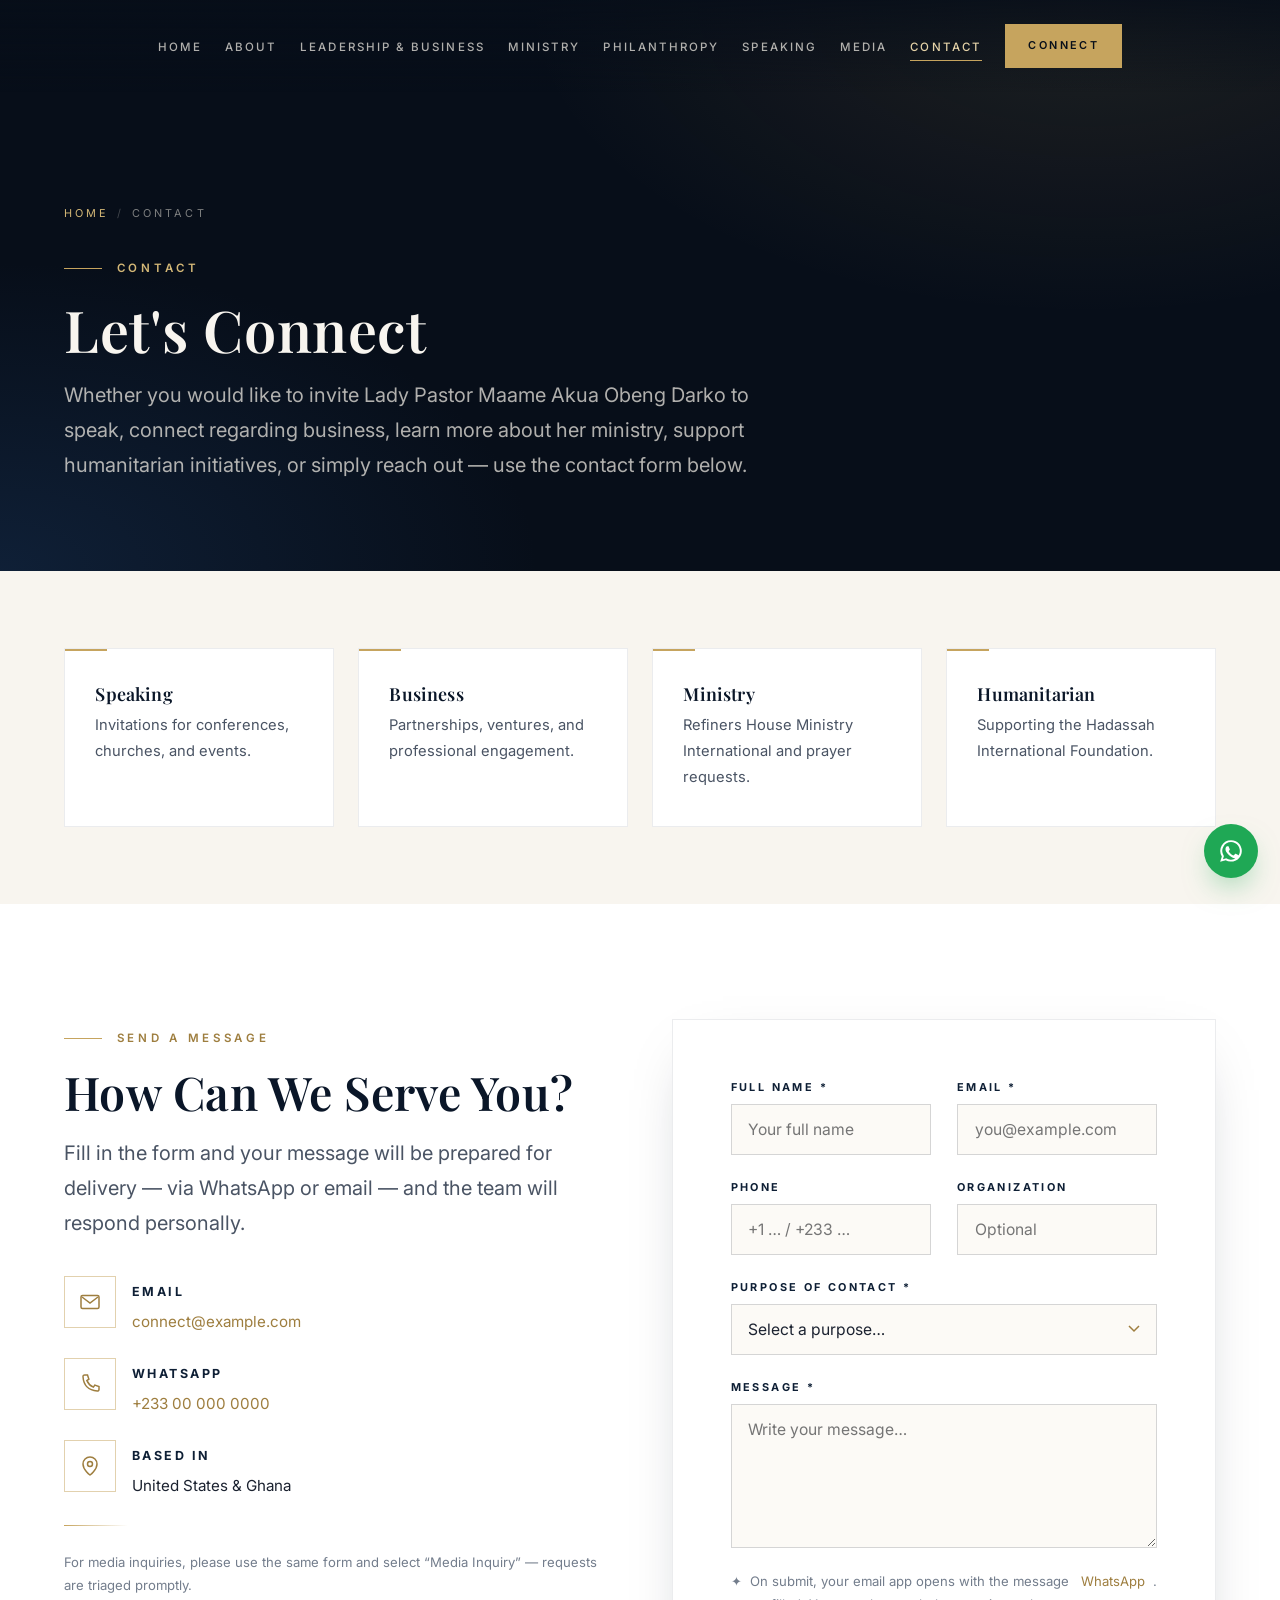
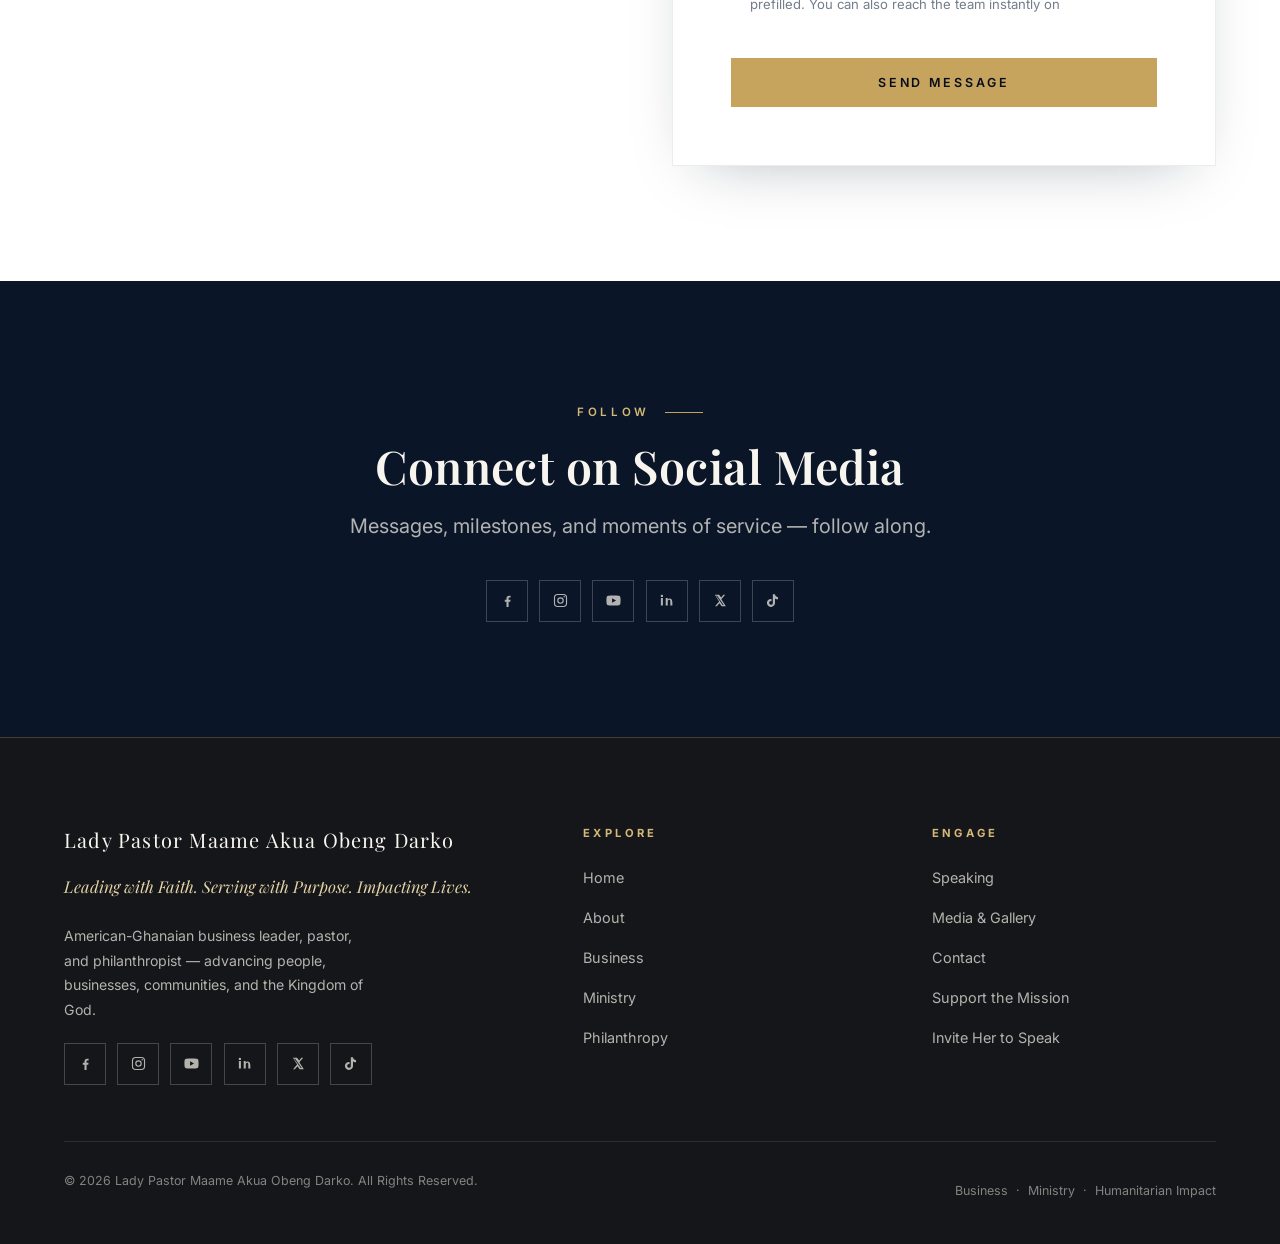
<file: contact.html>
<!DOCTYPE html>
<html lang="en">
<head>
  <meta charset="UTF-8">
  <meta name="viewport" content="width=device-width, initial-scale=1.0">
  <title>Contact — Lady Pastor Maame Akua Obeng Darko</title>
  <meta name="description" content="Let's connect. Invite Lady Pastor Maame Akua Obeng Darko to speak, connect regarding business, learn about her ministry, or support humanitarian initiatives.">
  <meta name="theme-color" content="#0A1628">
  <link rel="canonical" href="https://maameakuaobengdarko.com/contact.html">

  <meta property="og:type" content="website">
  <meta property="og:title" content="Contact — Lady Pastor Maame Akua Obeng Darko">
  <meta property="og:description" content="Let's connect — invitations, business, ministry, and humanitarian support.">
  <meta property="og:url" content="https://maameakuaobengdarko.com/contact.html">
  <meta property="og:image" content="https://maameakuaobengdarko.com/assets/img/og-image.jpg">

  <link rel="preconnect" href="https://fonts.googleapis.com">
  <link rel="preconnect" href="https://fonts.gstatic.com" crossorigin>
  <link href="https://fonts.googleapis.com/css2?family=Playfair+Display:ital,wght@0,500;0,600;0,700;1,500;1,600&family=Inter:wght@400;500;600;700&display=swap" rel="stylesheet">
  <!-- INLINE:CSS:START (generated by build.sh) - edit assets/css/styles.css, then run: bash build.sh -->
  <style>
/* ============================================================
   LADY PASTOR MAAME AKUA OBENG DARKO — Design System
   Luxury Executive Brand · Ministry · Humanitarian Foundation
   Palette: Deep Navy · Charcoal · Warm Ivory · Gold · Champagne
   ============================================================ */

/* ---------- Tokens ---------- */
:root {
  /* Core palette */
  --navy-900: #070E19;
  --navy-800: #0A1628;
  --navy-700: #0E1F35;
  --navy-600: #13294a;
  --navy-500: #1B3A63;

  --charcoal-900: #14161A;
  --charcoal-700: #23262C;
  --charcoal-500: #3A3F48;

  --ivory: #F8F5EF;
  --ivory-soft: #FCFAF6;
  --ivory-dim: #EFEBE2;
  --sand: #E7DFD0;

  --gold-500: #C6A45E;
  --gold-400: #D4B877;
  --gold-300: #E5D3A8;
  --champagne: #EFE3C8;
  --gold-deep: #9E7E3F;

  --burgundy-800: #4A1522;
  --burgundy-700: #5E1B2C;
  --burgundy-500: #7C2A3C;

  /* Text */
  --ink: #1B2230;
  --ink-soft: #4A5464;
  --ink-mute: #737D8C;
  --on-dark: #F3EFE6;
  --on-dark-soft: rgba(243, 239, 230, 0.72);
  --on-dark-faint: rgba(243, 239, 230, 0.5);

  /* Type */
  --font-display: "Playfair Display", "Cormorant Garamond", Georgia, serif;
  --font-body: "Inter", "Montserrat", "Segoe UI", -apple-system, sans-serif;

  /* Rhythm */
  --section-y: clamp(4.5rem, 9vw, 8.5rem);
  --gutter: clamp(1.25rem, 5vw, 5rem);
  --maxw: 76rem;

  --radius: 2px;
  --radius-lg: 4px;

  --shadow-soft: 0 20px 60px -30px rgba(10, 22, 40, 0.35);
  --shadow-card: 0 24px 70px -32px rgba(10, 22, 40, 0.45);

  --ease: cubic-bezier(0.22, 1, 0.36, 1);

  --nav-h: 92px;
  --nav-h-shrunk: 64px;
}

/* ---------- Reset & Base ---------- */
*, *::before, *::after { box-sizing: border-box; }

html {
  scroll-behavior: smooth;
  -webkit-text-size-adjust: 100%;
  scroll-padding-top: calc(var(--nav-h) + 12px);
  /* Decorative edge frames bleed a few px past the viewport on small
     screens; clip horizontally so no horizontal scrollbar appears.
     `hidden` is the fallback; `clip` avoids creating a scroll container. */
  overflow-x: hidden;
  overflow-x: clip;
}

body {
  margin: 0;
  font-family: var(--font-body);
  font-size: 1.0625rem;
  line-height: 1.75;
  color: var(--ink);
  background: var(--ivory-soft);
  -webkit-font-smoothing: antialiased;
  text-rendering: optimizeLegibility;
}

img { max-width: 100%; display: block; }

h1, h2, h3, h4 {
  font-family: var(--font-display);
  font-weight: 600;
  line-height: 1.15;
  margin: 0 0 1rem;
  color: var(--navy-800);
  letter-spacing: 0.01em;
}

h1 { font-size: clamp(2.4rem, 6vw, 4.2rem); }
h2 { font-size: clamp(1.9rem, 4vw, 2.9rem); }
h3 { font-size: clamp(1.25rem, 2.4vw, 1.6rem); }

p { margin: 0 0 1.25rem; }
p:last-child { margin-bottom: 0; }

a { color: inherit; text-decoration: none; }

::selection { background: var(--gold-500); color: var(--navy-900); }

:focus-visible {
  outline: 2px solid var(--gold-500);
  outline-offset: 3px;
  border-radius: 2px;
}

.skip-link {
  position: absolute;
  left: -999px;
  top: 0;
  background: var(--gold-500);
  color: var(--navy-900);
  padding: 0.7rem 1.2rem;
  font-weight: 600;
  z-index: 300;
}
.skip-link:focus { left: 12px; top: 12px; }

/* ---------- Layout ---------- */
.container {
  width: min(var(--maxw), 100% - 2 * var(--gutter));
  margin-inline: auto;
}

.section { padding-block: var(--section-y); position: relative; }

.section--tight { padding-block: clamp(3rem, 6vw, 5.5rem); }

.section--navy { background: var(--navy-800); color: var(--on-dark); }
.section--navy h2, .section--navy h3 { color: var(--ivory); }
.section--navy .eyebrow { color: var(--gold-400); }

.section--ivory { background: var(--ivory); }
.section--white { background: #ffffff; }

.section--charcoal { background: var(--charcoal-900); color: var(--on-dark); }
.section--charcoal h2, .section--charcoal h3 { color: var(--ivory); }

.grid-2 {
  display: grid;
  grid-template-columns: repeat(2, 1fr);
  gap: clamp(2rem, 5vw, 4.5rem);
  align-items: center;
}

.grid-3 {
  display: grid;
  grid-template-columns: repeat(3, 1fr);
  gap: clamp(1.4rem, 2.5vw, 2rem);
}

.grid-4 {
  display: grid;
  grid-template-columns: repeat(4, 1fr);
  gap: clamp(1.4rem, 2.5vw, 2rem);
}

/* ---------- Eyebrow / Headings with rules ---------- */
.eyebrow {
  display: inline-flex;
  align-items: center;
  gap: 0.9rem;
  font-family: var(--font-body);
  font-size: 0.72rem;
  font-weight: 600;
  letter-spacing: 0.32em;
  text-transform: uppercase;
  color: var(--gold-deep);
  margin: 0 0 1.1rem;
}

.eyebrow::before {
  content: "";
  width: 2.4rem;
  height: 1px;
  background: var(--gold-500);
  flex: none;
}

.eyebrow--center { justify-content: center; }
.eyebrow--center::after {
  content: "";
  width: 2.4rem;
  height: 1px;
  background: var(--gold-500);
}

.gold-rule {
  width: 4rem;
  height: 1px;
  background: linear-gradient(90deg, var(--gold-500), transparent);
  margin: 1.6rem 0;
  border: none;
}

.lead {
  font-size: clamp(1.05rem, 1.6vw, 1.25rem);
  color: var(--ink-soft);
  max-width: 56ch;
}

.section--navy .lead,
.section--charcoal .lead,
.section--burgundy .lead { color: var(--on-dark-soft); }

.center { text-align: center; }
.center .lead { margin-inline: auto; }
.center .eyebrow::before { display: none; }

/* ---------- Buttons ---------- */
.btn {
  display: inline-flex;
  align-items: center;
  justify-content: center;
  gap: 0.6rem;
  padding: 1rem 2.1rem;
  font-family: var(--font-body);
  font-size: 0.78rem;
  font-weight: 600;
  letter-spacing: 0.22em;
  text-transform: uppercase;
  border: 1px solid transparent;
  cursor: pointer;
  transition: all 0.35s var(--ease);
  white-space: nowrap;
}

.btn--gold {
  background: var(--gold-500);
  color: var(--navy-900);
  border-color: var(--gold-500);
}
.btn--gold:hover {
  background: var(--gold-400);
  border-color: var(--gold-400);
  transform: translateY(-2px);
  box-shadow: 0 14px 30px -14px rgba(198, 164, 94, 0.55);
}

.btn--outline {
  background: transparent;
  color: var(--ivory);
  border-color: rgba(243, 239, 230, 0.4);
}
.btn--outline:hover {
  border-color: var(--gold-500);
  color: var(--gold-300);
  transform: translateY(-2px);
}

.btn--outline-dark {
  background: transparent;
  color: var(--navy-800);
  border-color: rgba(10, 22, 40, 0.35);
}
.btn--outline-dark:hover {
  border-color: var(--gold-500);
  color: var(--gold-deep);
  transform: translateY(-2px);
}

.btn--burgundy {
  background: var(--burgundy-700);
  color: var(--champagne);
  border-color: var(--burgundy-700);
}
.btn--burgundy:hover {
  background: var(--burgundy-500);
  border-color: var(--burgundy-500);
  transform: translateY(-2px);
}

.btn--block { width: 100%; }

.btn-row {
  display: flex;
  flex-wrap: wrap;
  gap: 1rem;
  align-items: center;
}

.text-link {
  display: inline-flex;
  align-items: center;
  gap: 0.55rem;
  font-size: 0.8rem;
  font-weight: 600;
  letter-spacing: 0.2em;
  text-transform: uppercase;
  color: var(--gold-deep);
  transition: gap 0.3s var(--ease), color 0.3s var(--ease);
}
.text-link::after { content: "→"; font-size: 0.95em; transition: transform 0.3s var(--ease); }
.text-link:hover { color: var(--navy-800); }
.text-link:hover::after { transform: translateX(4px); }

.section--navy .text-link,
.section--charcoal .text-link { color: var(--gold-400); }
.section--navy .text-link:hover,
.section--charcoal .text-link:hover { color: var(--gold-300); }

/* ---------- Navigation ---------- */
.nav {
  position: fixed;
  inset: 0 0 auto 0;
  z-index: 200;
  height: var(--nav-h);
  display: flex;
  align-items: center;
  background: linear-gradient(180deg, rgba(7, 14, 25, 0.82), rgba(7, 14, 25, 0));
  transition: height 0.4s var(--ease), background 0.4s var(--ease), box-shadow 0.4s var(--ease);
}

.nav.is-scrolled {
  height: var(--nav-h-shrunk);
  background: rgba(7, 14, 25, 0.96);
  backdrop-filter: blur(14px);
  -webkit-backdrop-filter: blur(14px);
  box-shadow: 0 1px 0 rgba(198, 164, 94, 0.25), 0 12px 40px -18px rgba(0, 0, 0, 0.6);
}

.nav__inner {
  width: min(80rem, 100% - 2 * var(--gutter));
  margin-inline: auto;
  display: flex;
  align-items: center;
  justify-content: space-between;
  gap: 2rem;
}

.brand { display: flex; align-items: center; gap: 0.9rem; color: var(--ivory); }

.brand__text { display: flex; flex-direction: column; line-height: 1.25; }

.brand__name {
  font-family: var(--font-display);
  font-size: 0.98rem;
  letter-spacing: 0.06em;
  color: var(--ivory);
  transition: font-size 0.4s var(--ease);
}
.nav.is-scrolled .brand__name { font-size: 0.86rem; }

.nav__links {
  display: flex;
  align-items: center;
  gap: clamp(0.9rem, 1.8vw, 1.7rem);
  list-style: none;
  margin: 0;
  padding: 0;
}

.nav__links a:not(.btn) {
  font-size: 0.72rem;
  font-weight: 500;
  letter-spacing: 0.18em;
  text-transform: uppercase;
  color: var(--on-dark-soft);
  padding: 0.4rem 0;
  position: relative;
  transition: color 0.3s var(--ease);
}

.nav__links a:not(.btn)::after {
  content: "";
  position: absolute;
  left: 0;
  bottom: 0;
  width: 100%;
  height: 1px;
  background: var(--gold-500);
  transform: scaleX(0);
  transform-origin: left;
  transition: transform 0.35s var(--ease);
}

.nav__links a:not(.btn):hover,
.nav__links a[aria-current="page"]:not(.btn) { color: var(--gold-300); }
.nav__links a:not(.btn):hover::after,
.nav__links a[aria-current="page"]:not(.btn)::after { transform: scaleX(1); }

.nav .btn { padding: 0.7rem 1.4rem; font-size: 0.68rem; }

.nav__toggle {
  display: none;
  background: none;
  border: none;
  cursor: pointer;
  padding: 0.6rem;
  z-index: 260;
}

.nav__toggle span {
  display: block;
  width: 26px;
  height: 2px;
  background: var(--ivory);
  margin: 6px 0;
  transition: all 0.35s var(--ease);
}

.nav__toggle.is-open span:nth-child(1) { transform: translateY(8px) rotate(45deg); }
.nav__toggle.is-open span:nth-child(2) { opacity: 0; }
.nav__toggle.is-open span:nth-child(3) { transform: translateY(-8px) rotate(-45deg); }

/* Mobile nav */
@media (max-width: 1023px) {
  .nav__toggle { display: block; }

  .nav__menu {
    position: fixed;
    inset: 0;
    background: linear-gradient(160deg, var(--navy-900), var(--charcoal-900));
    display: flex;
    flex-direction: column;
    justify-content: center;
    align-items: center;
    gap: 0.4rem;
    opacity: 0;
    visibility: hidden;
    transition: opacity 0.4s var(--ease), visibility 0.4s;
    z-index: 240;
  }

  .nav__menu.is-open { opacity: 1; visibility: visible; }

  .nav__menu ul {
    list-style: none;
    margin: 0 0 2rem;
    padding: 0;
    display: flex;
    flex-direction: column;
    align-items: center;
    gap: 0.9rem;
  }

  .nav__menu a:not(.btn) {
    font-family: var(--font-display);
    font-size: 1.5rem;
    letter-spacing: 0.04em;
    color: var(--on-dark);
    text-transform: none;
  }

  .nav__menu a:not(.btn):hover { color: var(--gold-300); }
}

@media (min-width: 1024px) {
  .nav__menu { display: contents; }
  .nav__menu > .nav__links { margin-inline: auto; }
}

/* ---------- Hero (home) ---------- */
.hero {
  position: relative;
  min-height: 100svh;
  display: flex;
  align-items: flex-end;
  background: var(--navy-900);
  overflow: hidden;
  color: var(--on-dark);
}

.hero__photo {
  position: absolute;
  inset: 0;
  background-size: cover;
  background-position: center 22%;
}

/* Placeholder washes until real photography is supplied */
.hero__photo--placeholder {
  background:
    radial-gradient(120% 90% at 78% 18%, rgba(198, 164, 94, 0.16), transparent 55%),
    radial-gradient(90% 70% at 15% 85%, rgba(27, 58, 99, 0.5), transparent 60%),
    linear-gradient(155deg, #0C1B30 0%, #070E19 55%, #0B1220 100%);
}

.hero__scrim {
  position: absolute;
  inset: 0;
  background:
    linear-gradient(180deg, rgba(7, 14, 25, 0.55) 0%, rgba(7, 14, 25, 0.18) 38%, rgba(7, 14, 25, 0.88) 82%, #070E19 100%),
    linear-gradient(100deg, rgba(7, 14, 25, 0.72) 0%, rgba(7, 14, 25, 0.25) 55%, transparent 100%);
}

.hero__frame {
  position: absolute;
  inset: clamp(1rem, 3vw, 2.2rem);
  border: 1px solid rgba(198, 164, 94, 0.28);
  pointer-events: none;
}

.hero__frame::before,
.hero__frame::after {
  content: "";
  position: absolute;
  width: 34px;
  height: 34px;
  border-color: var(--gold-500);
  border-style: solid;
}
.hero__frame::before { top: -1px; left: -1px; border-width: 1px 0 0 1px; }
.hero__frame::after { bottom: -1px; right: -1px; border-width: 0 1px 1px 0; }

.hero__content {
  position: relative;
  z-index: 2;
  width: min(var(--maxw), 100% - 2 * var(--gutter));
  margin: 0 auto;
  padding: calc(var(--nav-h) + 4rem) 0 clamp(4rem, 8vw, 6.5rem);
}

.hero__kicker {
  display: flex;
  align-items: center;
  gap: 1rem;
  font-size: 0.7rem;
  font-weight: 600;
  letter-spacing: 0.34em;
  text-transform: uppercase;
  color: var(--gold-400);
  margin-bottom: 1.6rem;
}
.hero__kicker::before { content: ""; width: 3rem; height: 1px; background: var(--gold-500); }

.hero h1 {
  color: var(--ivory);
  font-size: clamp(2.5rem, 6.4vw, 4.6rem);
  font-weight: 600;
  letter-spacing: 0.015em;
  margin-bottom: 1.4rem;
}

.hero h1 .line { display: block; }

.hero h1 em {
  font-style: italic;
  color: var(--gold-400);
}

.hero__sub {
  max-width: 58ch;
  font-size: clamp(1rem, 1.5vw, 1.2rem);
  color: var(--on-dark-soft);
  margin-bottom: 2.4rem;
}

.hero__sub strong { color: var(--ivory); font-weight: 600; }

.hero__ctas { display: flex; flex-wrap: wrap; gap: 1rem; margin-bottom: 3rem; }

.hero__meta {
  display: flex;
  flex-wrap: wrap;
  gap: clamp(1.2rem, 3vw, 3rem);
  padding-top: 2rem;
  border-top: 1px solid rgba(198, 164, 94, 0.22);
}

.hero__meta div { font-size: 0.8rem; letter-spacing: 0.14em; text-transform: uppercase; color: var(--on-dark-faint); }
.hero__meta strong {
  display: block;
  font-family: var(--font-display);
  font-size: 1.05rem;
  letter-spacing: 0.02em;
  text-transform: none;
  color: var(--gold-300);
  margin-bottom: 0.15rem;
}

.hero__scroll {
  position: absolute;
  right: clamp(1.5rem, 4vw, 3.5rem);
  bottom: 2.6rem;
  z-index: 2;
  writing-mode: vertical-rl;
  font-size: 0.62rem;
  letter-spacing: 0.4em;
  text-transform: uppercase;
  color: var(--on-dark-faint);
  display: flex;
  align-items: center;
  gap: 0.9rem;
}

.hero__scroll::after {
  content: "";
  width: 1px;
  height: 3.4rem;
  background: linear-gradient(180deg, var(--gold-500), transparent);
  animation: scrollPulse 2.6s var(--ease) infinite;
}

@keyframes scrollPulse {
  0%, 100% { transform: scaleY(0.55); opacity: 0.5; transform-origin: top; }
  50% { transform: scaleY(1); opacity: 1; transform-origin: top; }
}

/* ---------- Page hero (interior pages) ---------- */
.page-hero {
  position: relative;
  background: var(--navy-900);
  color: var(--on-dark);
  padding: calc(var(--nav-h) + clamp(4rem, 9vw, 7rem)) 0 clamp(3.4rem, 7vw, 5.5rem);
  overflow: hidden;
}

.page-hero::before {
  content: "";
  position: absolute;
  inset: 0;
  background:
    radial-gradient(80% 100% at 85% 0%, rgba(198, 164, 94, 0.12), transparent 55%),
    radial-gradient(70% 90% at 0% 100%, rgba(27, 58, 99, 0.4), transparent 60%);
}

.page-hero__content { position: relative; z-index: 1; }

.page-hero h1 {
  color: var(--ivory);
  font-size: clamp(2.2rem, 5vw, 3.6rem);
  margin-bottom: 1rem;
}

.page-hero .lead { color: var(--on-dark-soft); }

.crumbs {
  font-size: 0.68rem;
  letter-spacing: 0.28em;
  text-transform: uppercase;
  color: var(--on-dark-faint);
  margin-bottom: 1.6rem;
}
.crumbs a { color: var(--gold-400); }
.crumbs span { margin: 0 0.5rem; color: rgba(243,239,230,0.25); }

/* ---------- Portrait frames ---------- */
.portrait {
  position: relative;
  overflow: hidden;
  background: var(--navy-700);
}

.portrait img {
  width: 100%;
  height: 100%;
  object-fit: cover;
  transition: transform 1.4s var(--ease);
}

.portrait:hover img { transform: scale(1.03); }

.portrait--tall { aspect-ratio: 4 / 5; }
.portrait--portrait { aspect-ratio: 3 / 4; }
.portrait--landscape { aspect-ratio: 16 / 10; }
.portrait--square { aspect-ratio: 1 / 1; }

/* Anchor the crop to the subject's face when a tall photo is
   framed landscape (e.g. ministry page: face sits ~9-29% from top;
   a 16/10 frame shows ~49% of the image height, so keep the anchor
   near the top or the head gets cut off). */
.portrait--face img { object-position: 50% 5%; }

.portrait--navy {
  background:
    radial-gradient(120% 100% at 70% 10%, rgba(198, 164, 94, 0.14), transparent 55%),
    linear-gradient(150deg, var(--navy-600), var(--navy-900));
}

.portrait__placeholder {
  position: absolute;
  inset: 0;
  display: grid;
  place-items: center;
  text-align: center;
  padding: 2rem;
  color: var(--on-dark-faint);
  font-size: 0.72rem;
  letter-spacing: 0.26em;
  text-transform: uppercase;
  line-height: 2;
}

.portrait__placeholder::before {
  content: "";
  position: absolute;
  inset: 1.1rem;
  border: 1px solid rgba(198, 164, 94, 0.3);
}

.portrait__placeholder i {
  font-style: normal;
  font-family: var(--font-display);
  font-size: 1.4rem;
  letter-spacing: 0.1em;
  color: rgba(243, 239, 230, 0.4);
  text-transform: none;
  display: block;
  margin-bottom: 0.6rem;
}

.portrait--offset { margin-bottom: 3.5rem; }

.portrait--offset::after {
  content: "";
  position: absolute;
  z-index: -1;
  inset: 2rem -2rem -2rem 2rem;
  border: 1px solid var(--gold-500);
  opacity: 0.55;
}

.portrait__badge {
  position: absolute;
  left: 0;
  bottom: 0;
  background: var(--gold-500);
  color: var(--navy-900);
  font-size: 0.64rem;
  font-weight: 700;
  letter-spacing: 0.26em;
  text-transform: uppercase;
  padding: 0.8rem 1.4rem;
}

/* ---------- Intro / About split ---------- */
.stats-row {
  display: grid;
  grid-template-columns: repeat(4, 1fr);
  gap: 1px;
  background: rgba(198, 164, 94, 0.25);
  border: 1px solid rgba(198, 164, 94, 0.25);
  margin-top: clamp(2.5rem, 5vw, 4.5rem);
}

.stats-row > div {
  background: var(--navy-800);
  padding: 1.6rem 1.2rem;
  text-align: center;
}

.stats-row b {
  display: block;
  font-family: var(--font-display);
  font-size: clamp(1.3rem, 2.4vw, 1.9rem);
  color: var(--gold-400);
  font-weight: 600;
}

.stats-row span {
  font-size: 0.66rem;
  letter-spacing: 0.22em;
  text-transform: uppercase;
  color: var(--on-dark-faint);
}

/* ---------- Value / Pillar cards ---------- */
.pillars {
  display: grid;
  grid-template-columns: repeat(auto-fit, minmax(15rem, 1fr));
  gap: 1.5rem;
}

.pillar {
  background: rgba(255, 255, 255, 0.025);
  border: 1px solid rgba(198, 164, 94, 0.22);
  padding: 2.2rem 1.9rem;
  transition: all 0.4s var(--ease);
  position: relative;
}

.pillar::before {
  content: "";
  position: absolute;
  top: 0;
  left: 0;
  width: 2.6rem;
  height: 2px;
  background: var(--gold-500);
  transition: width 0.4s var(--ease);
}

.pillar:hover { background: rgba(255, 255, 255, 0.045); transform: translateY(-4px); }
.pillar:hover::before { width: 100%; }

.pillar h3 {
  color: var(--ivory);
  font-size: 1.12rem;
  margin-bottom: 0.55rem;
}

.pillar p { font-size: 0.92rem; color: var(--on-dark-soft); margin: 0; }

/* ---------- Business cards ---------- */
.biz-grid {
  display: grid;
  grid-template-columns: repeat(3, 1fr);
  gap: 1.6rem;
}

.biz-card {
  position: relative;
  background: #ffffff;
  border: 1px solid rgba(10, 22, 40, 0.08);
  padding: 2.6rem 2.2rem;
  transition: all 0.45s var(--ease);
  overflow: hidden;
}

.biz-card::after {
  content: "";
  position: absolute;
  inset: auto 0 0 0;
  height: 3px;
  background: linear-gradient(90deg, var(--gold-500), var(--champagne));
  transform: scaleX(0);
  transform-origin: left;
  transition: transform 0.5s var(--ease);
}

.biz-card:hover { transform: translateY(-6px); box-shadow: var(--shadow-card); }
.biz-card:hover::after { transform: scaleX(1); }

.biz-card__photo {
  margin: -2.6rem -2.2rem 1.6rem;
  width: calc(100% + 4.4rem);
  height: 11rem;
  object-fit: cover;
}

.biz-card__num {
  font-family: var(--font-display);
  font-size: 0.95rem;
  color: var(--gold-500);
  letter-spacing: 0.12em;
  margin-bottom: 1.4rem;
  display: block;
}

.biz-card h3 { font-size: 1.45rem; margin-bottom: 0.7rem; }

.biz-card p { font-size: 0.95rem; color: var(--ink-soft); margin: 0; }

.biz-card__icon {
  width: 52px;
  height: 52px;
  border: 1px solid rgba(198, 164, 94, 0.5);
  display: grid;
  place-items: center;
  color: var(--gold-deep);
  margin-bottom: 1.6rem;
  transition: all 0.4s var(--ease);
}

.biz-card:hover .biz-card__icon {
  background: var(--gold-500);
  color: var(--navy-900);
  border-color: var(--gold-500);
}

.biz-card__icon svg { width: 24px; height: 24px; }

.biz-card__logo {
  height: 52px;
  width: auto;
  max-width: 9rem;
  object-fit: contain;
}

.biz-card__logo--round { border-radius: 50%; }

.biz-card:hover .biz-card__logo { transform: scale(1.06); }

/* ---------- Icon list ---------- */
.icon-list { list-style: none; margin: 0; padding: 0; display: grid; gap: 0.85rem; }

.icon-list li {
  display: flex;
  gap: 0.9rem;
  align-items: baseline;
  font-size: 0.98rem;
  color: var(--ink-soft);
}

.icon-list li::before {
  content: "";
  flex: none;
  width: 7px;
  height: 7px;
  transform: rotate(45deg);
  background: var(--gold-500);
  margin-top: 0.35rem;
}

.icon-list--light li { color: var(--on-dark-soft); }

/* ---------- Quote blocks ---------- */
.quote-band {
  position: relative;
  background:
    radial-gradient(70% 90% at 50% 0%, rgba(198, 164, 94, 0.1), transparent 60%),
    var(--charcoal-900);
  color: var(--on-dark);
  text-align: center;
}

.quote-band__mark {
  font-family: var(--font-display);
  font-size: 5rem;
  line-height: 0.6;
  color: var(--gold-500);
  display: block;
  margin-bottom: 1.6rem;
}

.quote-band blockquote {
  margin: 0 auto 2.6rem;
  max-width: 60rem;
  font-family: var(--font-display);
  font-size: clamp(1.5rem, 3.4vw, 2.5rem);
  line-height: 1.45;
  font-weight: 500;
  color: var(--ivory);
}

.quote-band blockquote em { color: var(--gold-400); font-style: italic; }

.quote-band cite {
  display: block;
  font-family: var(--font-body);
  font-style: normal;
  font-size: 0.72rem;
  letter-spacing: 0.3em;
  text-transform: uppercase;
  color: var(--on-dark-faint);
}

.quote-band cite b { color: var(--gold-400); font-weight: 600; }

/* Principles row */
.principles {
  display: grid;
  grid-template-columns: repeat(4, 1fr);
  gap: 1px;
  background: rgba(198, 164, 94, 0.22);
  border-block: 1px solid rgba(198, 164, 94, 0.22);
  margin-top: clamp(3rem, 6vw, 5rem);
  text-align: center;
}

.principles > div {
  background: var(--charcoal-900);
  padding: 2.4rem 1.4rem;
}

.principles h3 {
  color: var(--gold-400);
  font-size: 1rem;
  letter-spacing: 0.28em;
  text-transform: uppercase;
  font-family: var(--font-body);
  font-weight: 700;
  margin-bottom: 0.7rem;
}

.principles p { font-size: 0.88rem; color: var(--on-dark-soft); margin: 0; }

/* ---------- Ministry accents ---------- */
.section--burgundy { background: var(--burgundy-800); color: var(--on-dark); }
.section--burgundy h2, .section--burgundy h3 { color: var(--ivory); }

.ministry-banner {
  position: relative;
  overflow: hidden;
  padding: clamp(3.5rem, 7vw, 6rem) 0;
  background:
    radial-gradient(90% 120% at 50% 0%, rgba(198, 164, 94, 0.14), transparent 55%),
    linear-gradient(160deg, var(--burgundy-700), var(--burgundy-800) 65%);
  color: var(--on-dark);
  text-align: center;
}

.ministry-banner h2 { color: var(--ivory); font-size: clamp(1.9rem, 4vw, 3rem); }

.ministry-banner .cross {
  width: 1px;
  height: 4.2rem;
  margin: 0 auto 1.8rem;
  background: var(--gold-400);
  position: relative;
}
.ministry-banner .cross::before {
  content: "";
  position: absolute;
  top: 1.1rem;
  left: 50%;
  transform: translateX(-50%);
  width: 2.2rem;
  height: 1px;
  background: var(--gold-400);
}

.verse {
  font-family: var(--font-display);
  font-style: italic;
  font-size: clamp(1.1rem, 2vw, 1.4rem);
  color: var(--champagne);
  max-width: 46rem;
  margin: 1.8rem auto 0;
}

.verse span {
  display: block;
  margin-top: 0.9rem;
  font-family: var(--font-body);
  font-style: normal;
  font-size: 0.68rem;
  letter-spacing: 0.3em;
  text-transform: uppercase;
  color: var(--gold-400);
}

/* ---------- Foundation values strip ---------- */
.values-strip {
  display: flex;
  flex-wrap: wrap;
  justify-content: center;
  gap: 0;
  border-block: 1px solid rgba(198, 164, 94, 0.3);
  margin: clamp(2.5rem, 5vw, 4rem) 0;
}

.values-strip span {
  font-size: 0.78rem;
  font-weight: 600;
  letter-spacing: 0.3em;
  text-transform: uppercase;
  color: var(--gold-300);
  padding: 1.1rem clamp(1.2rem, 3vw, 2.6rem);
  position: relative;
}

.values-strip span + span::before {
  content: "";
  position: absolute;
  left: 0;
  top: 50%;
  transform: translateY(-50%);
  width: 1px;
  height: 1.2rem;
  background: rgba(198, 164, 94, 0.4);
}

/* Donate band */
.donate-band {
  background: linear-gradient(120deg, var(--navy-800), var(--navy-700));
  border: 1px solid rgba(198, 164, 94, 0.3);
  padding: clamp(2.4rem, 5vw, 4rem);
  display: grid;
  grid-template-columns: 1.5fr 1fr;
  gap: 2.5rem;
  align-items: center;
  color: var(--on-dark);
}

.donate-band h2 { color: var(--ivory); margin-bottom: 0.6rem; }
.donate-band p { color: var(--on-dark-soft); margin: 0; }
.donate-band .btn-row { justify-content: flex-end; }

/* ---------- Personal / family chips ---------- */
.roles {
  display: flex;
  flex-wrap: wrap;
  gap: 0.7rem;
  margin: 1.8rem 0 2rem;
}

.roles span {
  font-size: 0.68rem;
  font-weight: 600;
  letter-spacing: 0.22em;
  text-transform: uppercase;
  color: var(--navy-700);
  border: 1px solid rgba(198, 164, 94, 0.6);
  background: rgba(198, 164, 94, 0.08);
  padding: 0.55rem 1.1rem;
}

/* ---------- Speaking themes ---------- */
.themes { display: flex; flex-wrap: wrap; gap: 0.8rem; }

.themes span {
  font-size: 0.74rem;
  letter-spacing: 0.18em;
  text-transform: uppercase;
  color: var(--on-dark-soft);
  border: 1px solid rgba(243, 239, 230, 0.18);
  padding: 0.6rem 1.2rem;
  transition: all 0.35s var(--ease);
}

.themes span:hover { border-color: var(--gold-500); color: var(--gold-300); }

/* ---------- Forms ---------- */
.form-wrap {
  background: #ffffff;
  border: 1px solid rgba(10, 22, 40, 0.08);
  box-shadow: var(--shadow-soft);
  padding: clamp(2rem, 4.5vw, 3.6rem);
}

.form-grid {
  display: grid;
  grid-template-columns: 1fr 1fr;
  gap: 1.4rem 1.6rem;
}

.field { display: flex; flex-direction: column; gap: 0.45rem; }
.field--full { grid-column: 1 / -1; }

.field label {
  font-size: 0.68rem;
  font-weight: 700;
  letter-spacing: 0.22em;
  text-transform: uppercase;
  color: var(--navy-700);
}

.field input,
.field select,
.field textarea {
  font-family: var(--font-body);
  font-size: 0.98rem;
  color: var(--ink);
  background: var(--ivory-soft);
  border: 1px solid rgba(10, 22, 40, 0.16);
  padding: 0.95rem 1.05rem;
  transition: border-color 0.3s var(--ease), box-shadow 0.3s var(--ease);
  width: 100%;
  border-radius: 0;
  appearance: none;
}

.field select {
  background-image: url("data:image/svg+xml,%3Csvg xmlns='http://www.w3.org/2000/svg' width='12' height='8' viewBox='0 0 12 8'%3E%3Cpath d='M1 1l5 5 5-5' fill='none' stroke='%239E7E3F' stroke-width='1.5'/%3E%3C/svg%3E");
  background-repeat: no-repeat;
  background-position: right 1rem center;
  padding-right: 2.6rem;
}

.field textarea { resize: vertical; min-height: 9rem; }

.field input:focus,
.field select:focus,
.field textarea:focus {
  outline: none;
  border-color: var(--gold-500);
  box-shadow: 0 0 0 3px rgba(198, 164, 94, 0.18);
}

.field .hint { font-size: 0.78rem; color: var(--ink-mute); }

.form-note {
  grid-column: 1 / -1;
  font-size: 0.82rem;
  color: var(--ink-mute);
  display: flex;
  gap: 0.5rem;
  align-items: baseline;
}

.form-success {
  display: none;
  grid-column: 1 / -1;
  border: 1px solid var(--gold-500);
  background: rgba(198, 164, 94, 0.1);
  color: var(--navy-800);
  padding: 1.1rem 1.3rem;
  font-size: 0.92rem;
}

.form-success.is-visible { display: block; }

/* ---------- Gallery ---------- */
.gallery-filters {
  display: flex;
  flex-wrap: wrap;
  gap: 0.7rem;
  margin-bottom: 2.6rem;
}

.gallery-filters button {
  font-family: var(--font-body);
  font-size: 0.7rem;
  font-weight: 600;
  letter-spacing: 0.2em;
  text-transform: uppercase;
  background: transparent;
  color: var(--ink-soft);
  border: 1px solid rgba(10, 22, 40, 0.18);
  padding: 0.6rem 1.3rem;
  cursor: pointer;
  transition: all 0.3s var(--ease);
}

.gallery-filters button:hover { border-color: var(--gold-500); color: var(--gold-deep); }

.gallery-filters button.is-active {
  background: var(--navy-800);
  border-color: var(--navy-800);
  color: var(--gold-300);
}

.masonry {
  columns: 3;
  column-gap: 1.4rem;
}

.masonry .g-item {
  break-inside: avoid;
  margin-bottom: 1.4rem;
  position: relative;
  overflow: hidden;
  cursor: pointer;
}

.masonry .g-item img {
  width: 100%;
  transition: transform 0.9s var(--ease);
}

.masonry .g-item:hover img { transform: scale(1.05); }

.g-item__cap {
  position: absolute;
  inset: auto 0 0 0;
  padding: 2.6rem 1.2rem 1rem;
  background: linear-gradient(180deg, transparent, rgba(7, 14, 25, 0.85));
  color: var(--ivory);
  font-size: 0.68rem;
  letter-spacing: 0.2em;
  text-transform: uppercase;
  opacity: 0;
  transform: translateY(8px);
  transition: all 0.45s var(--ease);
}

.masonry .g-item:hover .g-item__cap { opacity: 1; transform: translateY(0); }

.g-item__cap b {
  display: block;
  font-family: var(--font-display);
  font-size: 1.05rem;
  letter-spacing: 0.02em;
  text-transform: none;
  margin-top: 0.2rem;
}

.g-item--video { position: relative; }
.g-item--video::after {
  content: "";
  position: absolute;
  inset: 0;
  background: radial-gradient(60% 60% at 50% 50%, rgba(198,164,94,0.25), transparent 70%), rgba(7,14,25,0.25);
  pointer-events: none;
}

.g-item__play {
  position: absolute;
  top: 50%;
  left: 50%;
  transform: translate(-50%, -50%);
  width: 64px;
  height: 64px;
  border: 1px solid var(--gold-400);
  border-radius: 50%;
  display: grid;
  place-items: center;
  z-index: 2;
  background: rgba(7, 14, 25, 0.5);
  color: var(--gold-300);
  transition: all 0.4s var(--ease);
}

.g-item--video:hover .g-item__play { background: var(--gold-500); color: var(--navy-900); }

.g-item__play svg { width: 18px; height: 18px; margin-left: 3px; }

/* Video embeds */
.video-embed {
  position: relative;
  aspect-ratio: 16 / 9;
  background: var(--navy-900);
  overflow: hidden;
}

.video-embed iframe {
  position: absolute;
  inset: 0;
  width: 100%;
  height: 100%;
  border: 0;
}

.video-grid {
  display: grid;
  grid-template-columns: repeat(auto-fit, minmax(20rem, 1fr));
  gap: 1.6rem;
}

.video-card h3 { font-size: 1.05rem; margin: 1.1rem 0 0.2rem; }
.video-card p { font-size: 0.85rem; color: var(--ink-mute); }

/* Lightbox */
.lightbox {
  position: fixed;
  inset: 0;
  z-index: 400;
  background: rgba(7, 14, 25, 0.94);
  display: none;
  align-items: center;
  justify-content: center;
  padding: 2.5rem;
}

.lightbox.is-open { display: flex; }

.lightbox img { max-height: 86vh; max-width: min(64rem, 100%); border: 1px solid rgba(198,164,94,0.4); }

.lightbox__close {
  position: absolute;
  top: 1.4rem;
  right: 1.6rem;
  background: none;
  border: 1px solid rgba(243,239,230,0.35);
  color: var(--ivory);
  width: 44px;
  height: 44px;
  font-size: 1.3rem;
  cursor: pointer;
  transition: all 0.3s var(--ease);
}

.lightbox__close:hover { border-color: var(--gold-500); color: var(--gold-300); }

/* ---------- Testimonials ---------- */
.testi-grid {
  display: grid;
  grid-template-columns: repeat(3, 1fr);
  gap: 1.6rem;
}

.testi {
  background: rgba(255, 255, 255, 0.03);
  border: 1px solid rgba(198, 164, 94, 0.22);
  padding: 2.4rem 2rem;
  position: relative;
}

.testi__mark {
  font-family: var(--font-display);
  font-size: 2.6rem;
  line-height: 1;
  color: var(--gold-500);
  opacity: 0.65;
  display: block;
  margin-bottom: 1rem;
}

.testi p {
  font-size: 0.95rem;
  color: var(--on-dark-soft);
  font-style: italic;
}

.testi__who {
  margin-top: 1.4rem;
  padding-top: 1.2rem;
  border-top: 1px solid rgba(198, 164, 94, 0.2);
}

.testi__who b {
  display: block;
  font-size: 0.88rem;
  color: var(--gold-300);
  letter-spacing: 0.06em;
}

.testi__who span {
  font-size: 0.68rem;
  letter-spacing: 0.22em;
  text-transform: uppercase;
  color: var(--on-dark-faint);
}

.testi--placeholder { border-style: dashed; }
.testi__pending {
  display: inline-block;
  margin-top: 1rem;
  font-size: 0.62rem;
  letter-spacing: 0.24em;
  text-transform: uppercase;
  color: var(--gold-400);
  border: 1px dashed rgba(198,164,94,0.5);
  padding: 0.4rem 0.8rem;
}

/* ---------- CTA band ---------- */
.cta-band {
  background: linear-gradient(115deg, var(--navy-900) 0%, var(--navy-700) 70%, var(--navy-600) 100%);
  color: var(--on-dark);
  text-align: center;
  position: relative;
  overflow: hidden;
}

.cta-band::before {
  content: "";
  position: absolute;
  inset: 1.2rem;
  border: 1px solid rgba(198, 164, 94, 0.25);
  pointer-events: none;
}

.cta-band__inner { position: relative; max-width: 46rem; margin-inline: auto; }

/* ---------- Footer ---------- */
.footer {
  background: var(--charcoal-900);
  color: var(--on-dark-soft);
  padding: clamp(4rem, 7vw, 6rem) 0 2rem;
  border-top: 1px solid rgba(198, 164, 94, 0.28);
}

.footer__grid {
  display: grid;
  grid-template-columns: 1.6fr 1fr 1fr;
  gap: clamp(2.5rem, 5vw, 5rem);
  margin-bottom: 3.5rem;
}

.footer__brand .brand__name { font-size: 1.25rem; }

.footer__slogan {
  font-family: var(--font-display);
  font-style: italic;
  font-size: 1.02rem;
  color: var(--gold-300);
  margin: 1.2rem 0 1.5rem;
}

.footer h4 {
  font-family: var(--font-body);
  font-size: 0.7rem;
  font-weight: 700;
  letter-spacing: 0.3em;
  text-transform: uppercase;
  color: var(--gold-400);
  margin-bottom: 1.4rem;
}

.footer__links { list-style: none; margin: 0; padding: 0; display: grid; gap: 0.65rem; }

.footer__links a {
  font-size: 0.9rem;
  color: var(--on-dark-soft);
  transition: color 0.3s var(--ease), padding-left 0.3s var(--ease);
}

.footer__links a:hover { color: var(--gold-300); padding-left: 6px; }

.footer__note { font-size: 0.88rem; max-width: 34ch; }

.footer__bottom {
  border-top: 1px solid rgba(243, 239, 230, 0.1);
  padding-top: 1.8rem;
  display: flex;
  flex-wrap: wrap;
  gap: 1rem;
  align-items: center;
  justify-content: space-between;
  font-size: 0.78rem;
  color: var(--on-dark-faint);
}

/* Social icons */
.socials { display: flex; gap: 0.7rem; }

.socials a {
  width: 42px;
  height: 42px;
  display: grid;
  place-items: center;
  border: 1px solid rgba(243, 239, 230, 0.22);
  color: var(--on-dark-soft);
  transition: all 0.35s var(--ease);
}

.socials a:hover {
  border-color: var(--gold-500);
  color: var(--gold-300);
  transform: translateY(-3px);
}

.socials svg { width: 17px; height: 17px; }

/* WhatsApp float */
.wa-float {
  position: fixed;
  right: 1.4rem;
  bottom: 1.4rem;
  z-index: 150;
  width: 54px;
  height: 54px;
  border-radius: 50%;
  background: #1FA855;
  display: grid;
  place-items: center;
  color: #fff;
  box-shadow: 0 14px 30px -10px rgba(31, 168, 85, 0.55);
  transition: transform 0.35s var(--ease);
}

.wa-float:hover { transform: translateY(-4px) scale(1.04); }
.wa-float svg { width: 26px; height: 26px; }

/* ---------- Reveal animations ---------- */
.reveal {
  opacity: 0;
  transform: translateY(28px);
  transition: opacity 0.9s var(--ease), transform 0.9s var(--ease);
  transition-delay: var(--d, 0s);
  will-change: opacity, transform;
}

.reveal--left { transform: translateX(-32px); }
.reveal--right { transform: translateX(32px); }
.reveal--zoom { transform: scale(0.96); }

.reveal.is-visible { opacity: 1; transform: none; }

@media (prefers-reduced-motion: reduce) {
  html { scroll-behavior: auto; }
  .reveal { opacity: 1; transform: none; transition: none; }
  .hero__scroll::after { animation: none; }
  * { transition-duration: 0.01ms !important; animation-duration: 0.01ms !important; }
}

/* Parallax wrapper */
.parallax-bg {
  position: absolute;
  inset: -12% 0;
  background-size: cover;
  background-position: center;
  will-change: transform;
}

.has-parallax { position: relative; overflow: hidden; }

/* ---------- Responsive ---------- */
@media (max-width: 1023px) {
  .grid-2 { grid-template-columns: 1fr; gap: 3rem; }
  .grid-2--rev .grid-2__media { order: -1; }
  .biz-grid { grid-template-columns: repeat(2, 1fr); }
  .testi-grid { grid-template-columns: repeat(2, 1fr); }
  .principles { grid-template-columns: repeat(2, 1fr); }
  .masonry { columns: 2; }
  .donate-band { grid-template-columns: 1fr; }
  .donate-band .btn-row { justify-content: flex-start; }
  .footer__grid { grid-template-columns: 1fr 1fr; }
}

@media (max-width: 640px) {
  body { font-size: 1rem; }
  .biz-grid { grid-template-columns: 1fr; }
  .testi-grid { grid-template-columns: 1fr; }
  .principles { grid-template-columns: 1fr; }
  .masonry { columns: 1; }
  .form-grid { grid-template-columns: 1fr; }
  .stats-row { grid-template-columns: repeat(2, 1fr); }
  .footer__grid { grid-template-columns: 1fr; gap: 2.4rem; }
  .hero__meta { gap: 1.2rem 2rem; }
  .hero__scroll { display: none; }
  .portrait--offset::after { display: none; }
}

/* ---------- Print-friendly ---------- */
@media print {
  .nav, .wa-float, .hero__scroll, .lightbox { display: none !important; }
  .hero { min-height: auto; }
}
  </style>
  <!-- INLINE:CSS:END -->
</head>
<body>
  <a class="skip-link" href="#main">Skip to content</a>

  <header class="nav" id="top">
    <div class="nav__inner">

      <button class="nav__toggle" aria-label="Toggle navigation menu" aria-expanded="false" aria-controls="nav-menu">
        <span></span><span></span><span></span>
      </button>

      <nav class="nav__menu" id="nav-menu" aria-label="Primary">
        <ul class="nav__links">
          <li><a href="index.html">Home</a></li>
          <li><a href="about.html">About</a></li>
          <li><a href="leadership-business.html">Leadership &amp; Business</a></li>
          <li><a href="ministry.html">Ministry</a></li>
          <li><a href="philanthropy.html">Philanthropy</a></li>
          <li><a href="speaking.html">Speaking</a></li>
          <li><a href="media.html">Media</a></li>
          <li><a href="contact.html">Contact</a></li>
          <li><a class="btn btn--gold" href="contact.html">Connect</a></li>
        </ul>
      </nav>
    </div>
  </header>

  <main id="main">

    <!-- ================= PAGE HERO ================= -->
    <section class="page-hero">
      <div class="container page-hero__content">
        <p class="crumbs"><a href="index.html">Home</a><span>/</span>Contact</p>
        <p class="eyebrow" style="color:var(--gold-400)">Contact</p>
        <h1>Let's Connect</h1>
        <p class="lead">
          Whether you would like to invite Lady Pastor Maame Akua Obeng Darko to speak, connect regarding
          business, learn more about her ministry, support humanitarian initiatives, or simply reach out —
          use the contact form below.
        </p>
      </div>
    </section>

    <!-- ================= PURPOSES ================= -->
    <section class="section section--ivory section--tight">
      <div class="container">
        <div class="pillars" style="grid-template-columns:repeat(auto-fit,minmax(14rem,1fr))">
          <article class="pillar" style="background:#fff;border-color:rgba(10,22,40,.08)">
            <h3 style="color:var(--navy-800)">Speaking</h3>
            <p style="color:var(--ink-soft)">Invitations for conferences, churches, and events.</p>
          </article>
          <article class="pillar" style="background:#fff;border-color:rgba(10,22,40,.08)">
            <h3 style="color:var(--navy-800)">Business</h3>
            <p style="color:var(--ink-soft)">Partnerships, ventures, and professional engagement.</p>
          </article>
          <article class="pillar" style="background:#fff;border-color:rgba(10,22,40,.08)">
            <h3 style="color:var(--navy-800)">Ministry</h3>
            <p style="color:var(--ink-soft)">Refiners House Ministry International and prayer requests.</p>
          </article>
          <article class="pillar" style="background:#fff;border-color:rgba(10,22,40,.08)">
            <h3 style="color:var(--navy-800)">Humanitarian</h3>
            <p style="color:var(--ink-soft)">Supporting the Hadassah International Foundation.</p>
          </article>
        </div>
      </div>
    </section>

    <!-- ================= CONTACT FORM + DETAILS ================= -->
    <section class="section section--white">
      <div class="container">
        <div class="grid-2" style="align-items:start">
          <div class="reveal reveal--left">
            <p class="eyebrow">Send a Message</p>
            <h2>How Can We Serve You?</h2>
            <p class="lead">
              Fill in the form and your message will be prepared for delivery — via WhatsApp or email —
              and the team will respond personally.
            </p>

            <div style="margin-top:2.2rem;display:grid;gap:1.4rem">
              <div style="display:flex;gap:1rem;align-items:flex-start">
                <span class="biz-card__icon" style="margin:0;flex:none" aria-hidden="true">
                  <svg viewBox="0 0 24 24" fill="none" stroke="currentColor" stroke-width="1.5"><rect x="3" y="5.5" width="18" height="13" rx="1.5"/><path d="m4 7 8 6 8-6"/></svg>
                </span>
                <div>
                  <b style="font-size:.78rem;letter-spacing:.2em;text-transform:uppercase;color:var(--navy-700)">Email</b>
                  <p style="margin:.2rem 0 0;font-size:.95rem"><a href="mailto:connect@example.com" style="color:var(--gold-deep)">connect@example.com</a></p>
                </div>
              </div>

              <div style="display:flex;gap:1rem;align-items:flex-start">
                <span class="biz-card__icon" style="margin:0;flex:none" aria-hidden="true">
                  <svg viewBox="0 0 24 24" fill="none" stroke="currentColor" stroke-width="1.5"><path d="M6.6 3h2.9l1.4 4.2-2 1.4a12.5 12.5 0 0 0 6.5 6.5l1.4-2 4.2 1.4v2.9a1.6 1.6 0 0 1-1.8 1.6C10.7 18.4 5.6 13.3 5 4.8A1.6 1.6 0 0 1 6.6 3z"/></svg>
                </span>
                <div>
                  <b style="font-size:.78rem;letter-spacing:.2em;text-transform:uppercase;color:var(--navy-700)">WhatsApp</b>
                  <p style="margin:.2rem 0 0;font-size:.95rem"><a href="https://wa.me/233000000000" target="_blank" rel="noopener" style="color:var(--gold-deep)">+233 00 000 0000</a></p>
                </div>
              </div>

              <div style="display:flex;gap:1rem;align-items:flex-start">
                <span class="biz-card__icon" style="margin:0;flex:none" aria-hidden="true">
                  <svg viewBox="0 0 24 24" fill="none" stroke="currentColor" stroke-width="1.5"><path d="M12 21s-7-5.1-7-11a7 7 0 0 1 14 0c0 5.9-7 11-7 11z"/><circle cx="12" cy="10" r="2.5"/></svg>
                </span>
                <div>
                  <b style="font-size:.78rem;letter-spacing:.2em;text-transform:uppercase;color:var(--navy-700)">Based In</b>
                  <p style="margin:.2rem 0 0;font-size:.95rem">United States &amp; Ghana</p>
                </div>
              </div>
            </div>

            <hr class="gold-rule">
            <p class="hint" style="font-size:.82rem;color:var(--ink-mute)">
              For media inquiries, please use the same form and select “Media Inquiry” — requests are
              triaged promptly.
            </p>
          </div>

          <div class="reveal reveal--right">
            <form class="form-wrap" data-handler="email" data-email="connect@example.com" data-subject="Website Contact — Maame Akua Obeng Darko" data-message-header="— WEBSITE CONTACT —" novalidate>
              <div class="form-grid">
                <div class="field">
                  <label for="ct-name">Full Name *</label>
                  <input id="ct-name" name="Full Name" type="text" required autocomplete="name" placeholder="Your full name">
                </div>
                <div class="field">
                  <label for="ct-email">Email *</label>
                  <input id="ct-email" name="Email" type="email" required autocomplete="email" placeholder="you@example.com">
                </div>
                <div class="field">
                  <label for="ct-phone">Phone</label>
                  <input id="ct-phone" name="Phone" type="tel" autocomplete="tel" placeholder="+1 … / +233 …">
                </div>
                <div class="field">
                  <label for="ct-org">Organization</label>
                  <input id="ct-org" name="Organization" type="text" autocomplete="organization" placeholder="Optional">
                </div>
                <div class="field field--full">
                  <label for="ct-purpose">Purpose of Contact *</label>
                  <select id="ct-purpose" name="Purpose of Contact" required>
                    <option value="">Select a purpose…</option>
                    <option>Speaking Invitation</option>
                    <option>Business Inquiry</option>
                    <option>Ministry / Prayer Request</option>
                    <option>Humanitarian Support</option>
                    <option>Media Inquiry</option>
                    <option>Other</option>
                  </select>
                </div>
                <div class="field field--full">
                  <label for="ct-msg">Message *</label>
                  <textarea id="ct-msg" name="Message" required placeholder="Write your message…"></textarea>
                </div>
                <p class="form-note">
                  <span aria-hidden="true">✦</span>
                  On submit, your email app opens with the message prefilled. You can also reach the team
                  instantly on <a href="https://wa.me/233000000000" target="_blank" rel="noopener" style="color:var(--gold-deep)">WhatsApp</a>.
                </p>
                <div class="form-success" role="status">
                  Thank you — your message has been prepared in your email app. If it did not open,
                  please write directly to connect@example.com.
                </div>
                <div class="field--full">
                  <button class="btn btn--gold btn--block" type="submit">Send Message</button>
                </div>
              </div>
            </form>
          </div>
        </div>
      </div>
    </section>

    <!-- ================= SOCIAL BAND ================= -->
    <section class="section section--navy center">
      <div class="container">
        <p class="eyebrow eyebrow--center" style="color:var(--gold-400)">Follow</p>
        <h2>Connect on Social Media</h2>
        <p class="lead" style="margin:0 auto 2.2rem;color:var(--on-dark-soft)">
          Messages, milestones, and moments of service — follow along.
        </p>
        <div class="socials" style="justify-content:center">
          <a href="#" aria-label="Facebook" title="Facebook">
            <svg viewBox="0 0 24 24" fill="currentColor" aria-hidden="true"><path d="M13.5 21v-7.2h2.42l.36-2.8H13.5V9.2c0-.81.23-1.36 1.39-1.36h1.49V5.35c-.26-.03-1.14-.11-2.17-.11-2.15 0-3.62 1.31-3.62 3.72V11H8.16v2.8h2.43V21h2.91z"/></svg>
          </a>
          <a href="#" aria-label="Instagram" title="Instagram">
            <svg viewBox="0 0 24 24" fill="none" stroke="currentColor" stroke-width="1.6" aria-hidden="true"><rect x="3.5" y="3.5" width="17" height="17" rx="4.5"/><circle cx="12" cy="12" r="3.8"/><circle cx="17.2" cy="6.8" r="1" fill="currentColor" stroke="none"/></svg>
          </a>
          <a href="#" aria-label="YouTube" title="YouTube">
            <svg viewBox="0 0 24 24" fill="currentColor" aria-hidden="true"><path d="M21.6 7.2a2.5 2.5 0 0 0-1.76-1.77C18.28 5 12 5 12 5s-6.28 0-7.84.43A2.5 2.5 0 0 0 2.4 7.2 26 26 0 0 0 2 12a26 26 0 0 0 .4 4.8 2.5 2.5 0 0 0 1.76 1.77C5.72 19 12 19 12 19s6.28 0 7.84-.43a2.5 2.5 0 0 0 1.76-1.77A26 26 0 0 0 22 12a26 26 0 0 0-.4-4.8zM10 15.2V8.8L15.6 12 10 15.2z"/></svg>
          </a>
          <a href="#" aria-label="LinkedIn" title="LinkedIn">
            <svg viewBox="0 0 24 24" fill="currentColor" aria-hidden="true"><path d="M6.94 8.5H4.06V19h2.88V8.5zM5.5 7.19a1.69 1.69 0 1 0 0-3.38 1.69 1.69 0 0 0 0 3.38zM19.94 13.29c0-2.79-1.49-4.09-3.48-4.09a3 3 0 0 0-2.72 1.5h-.06V8.5H10.9c.04.83 0 10.5 0 10.5h2.88v-5.87c0-.31.02-.63.11-.85a1.88 1.88 0 0 1 1.76-1.26c1.24 0 1.74.95 1.74 2.34V19h2.88l-.01-5.71z"/></svg>
          </a>
          <a href="#" aria-label="X (Twitter)" title="X (Twitter)">
            <svg viewBox="0 0 24 24" fill="currentColor" aria-hidden="true"><path d="M17.53 4H20l-5.4 6.17L20.94 20h-5.9l-3.07-4.02L8.24 20H5.76l5.66-6.47L5.5 4h5.9l2.9 3.83L17.53 4zm-1.03 14.5h1.46L8.6 5.42H7.04l9.46 13.08z"/></svg>
          </a>
          <a href="#" aria-label="TikTok" title="TikTok">
            <svg viewBox="0 0 24 24" fill="currentColor" aria-hidden="true"><path d="M16.6 5.82A4.28 4.28 0 0 1 15.54 3h-3.09v12.4a2.59 2.59 0 1 1-1.85-2.48V9.77a5.72 5.72 0 1 0 4.94 5.66V9.01a7.35 7.35 0 0 0 4.3 1.38V7.3a4.28 4.28 0 0 1-3.24-1.48z"/></svg>
          </a>
        </div>
      </div>
    </section>

  </main>

  <footer class="footer">
    <div class="container">
      <div class="footer__grid">
        <div class="footer__brand">
          <div class="brand">
            <span class="brand__text">
              <span class="brand__name">Lady Pastor Maame Akua Obeng Darko</span>
            </span>
          </div>
          <p class="footer__slogan">Leading with Faith. Serving with Purpose. Impacting Lives.</p>
          <p class="footer__note">
            American-Ghanaian business leader, pastor, and philanthropist — advancing people,
            businesses, communities, and the Kingdom of God.
          </p>
          <div class="socials">
            <a href="#" aria-label="Facebook" title="Facebook">
              <svg viewBox="0 0 24 24" fill="currentColor" aria-hidden="true"><path d="M13.5 21v-7.2h2.42l.36-2.8H13.5V9.2c0-.81.23-1.36 1.39-1.36h1.49V5.35c-.26-.03-1.14-.11-2.17-.11-2.15 0-3.62 1.31-3.62 3.72V11H8.16v2.8h2.43V21h2.91z"/></svg>
            </a>
            <a href="#" aria-label="Instagram" title="Instagram">
              <svg viewBox="0 0 24 24" fill="none" stroke="currentColor" stroke-width="1.6" aria-hidden="true"><rect x="3.5" y="3.5" width="17" height="17" rx="4.5"/><circle cx="12" cy="12" r="3.8"/><circle cx="17.2" cy="6.8" r="1" fill="currentColor" stroke="none"/></svg>
            </a>
            <a href="#" aria-label="YouTube" title="YouTube">
              <svg viewBox="0 0 24 24" fill="currentColor" aria-hidden="true"><path d="M21.6 7.2a2.5 2.5 0 0 0-1.76-1.77C18.28 5 12 5 12 5s-6.28 0-7.84.43A2.5 2.5 0 0 0 2.4 7.2 26 26 0 0 0 2 12a26 26 0 0 0 .4 4.8 2.5 2.5 0 0 0 1.76 1.77C5.72 19 12 19 12 19s6.28 0 7.84-.43a2.5 2.5 0 0 0 1.76-1.77A26 26 0 0 0 22 12a26 26 0 0 0-.4-4.8zM10 15.2V8.8L15.6 12 10 15.2z"/></svg>
            </a>
            <a href="#" aria-label="LinkedIn" title="LinkedIn">
              <svg viewBox="0 0 24 24" fill="currentColor" aria-hidden="true"><path d="M6.94 8.5H4.06V19h2.88V8.5zM5.5 7.19a1.69 1.69 0 1 0 0-3.38 1.69 1.69 0 0 0 0 3.38zM19.94 13.29c0-2.79-1.49-4.09-3.48-4.09a3 3 0 0 0-2.72 1.5h-.06V8.5H10.9c.04.83 0 10.5 0 10.5h2.88v-5.87c0-.31.02-.63.11-.85a1.88 1.88 0 0 1 1.76-1.26c1.24 0 1.74.95 1.74 2.34V19h2.88l-.01-5.71z"/></svg>
            </a>
            <a href="#" aria-label="X (Twitter)" title="X (Twitter)">
              <svg viewBox="0 0 24 24" fill="currentColor" aria-hidden="true"><path d="M17.53 4H20l-5.4 6.17L20.94 20h-5.9l-3.07-4.02L8.24 20H5.76l5.66-6.47L5.5 4h5.9l2.9 3.83L17.53 4zm-1.03 14.5h1.46L8.6 5.42H7.04l9.46 13.08z"/></svg>
            </a>
            <a href="#" aria-label="TikTok" title="TikTok">
              <svg viewBox="0 0 24 24" fill="currentColor" aria-hidden="true"><path d="M16.6 5.82A4.28 4.28 0 0 1 15.54 3h-3.09v12.4a2.59 2.59 0 1 1-1.85-2.48V9.77a5.72 5.72 0 1 0 4.94 5.66V9.01a7.35 7.35 0 0 0 4.3 1.38V7.3a4.28 4.28 0 0 1-3.24-1.48z"/></svg>
            </a>
          </div>
        </div>

        <div>
          <h4>Explore</h4>
          <ul class="footer__links">
            <li><a href="index.html">Home</a></li>
            <li><a href="about.html">About</a></li>
            <li><a href="leadership-business.html">Business</a></li>
            <li><a href="ministry.html">Ministry</a></li>
            <li><a href="philanthropy.html">Philanthropy</a></li>
          </ul>
        </div>

        <div>
          <h4>Engage</h4>
          <ul class="footer__links">
            <li><a href="speaking.html">Speaking</a></li>
            <li><a href="media.html">Media &amp; Gallery</a></li>
            <li><a href="contact.html">Contact</a></li>
            <li><a href="philanthropy.html#support">Support the Mission</a></li>
            <li><a href="speaking.html#invite">Invite Her to Speak</a></li>
          </ul>
        </div>
      </div>

      <div class="footer__bottom">
        <p>© <span id="year">2026</span> Lady Pastor Maame Akua Obeng Darko. All Rights Reserved.</p>
        <p>Business &nbsp;·&nbsp; Ministry &nbsp;·&nbsp; Humanitarian Impact</p>
      </div>
    </div>
  </footer>

  <a class="wa-float" href="https://wa.me/233000000000" target="_blank" rel="noopener" aria-label="Chat on WhatsApp" title="Chat on WhatsApp">
    <svg viewBox="0 0 24 24" fill="currentColor" aria-hidden="true"><path d="M12.04 2a9.9 9.9 0 0 0-8.5 14.98L2 22l5.15-1.5A9.9 9.9 0 1 0 12.04 2zm0 1.8a8.1 8.1 0 1 1-4.1 15.08l-.3-.18-3.05.89.9-2.97-.2-.31A8.1 8.1 0 0 1 12.04 3.8zm-3.3 3.7c-.2 0-.52.07-.8.37-.27.3-1.04 1.02-1.04 2.5 0 1.47 1.07 2.9 1.22 3.1.15.2 2.1 3.2 5.08 4.49 2.5 1.06 3 .85 3.55.8.54-.05 1.75-.72 2-1.41.25-.7.25-1.29.17-1.41-.07-.12-.27-.2-.57-.35s-1.75-.87-2.02-.97c-.27-.1-.47-.15-.67.15-.2.3-.77.97-.95 1.17-.17.2-.35.22-.65.07-.3-.15-1.26-.46-2.4-1.48-.89-.79-1.49-1.77-1.66-2.07-.18-.3-.02-.46.13-.61.13-.13.3-.35.45-.52.15-.18.2-.3.3-.5.1-.2.05-.37-.02-.52-.08-.15-.68-1.63-.93-2.23-.24-.59-.49-.5-.67-.51l-.57-.01z"/></svg>
  </a>

  <!-- INLINE:JS:START (generated by build.sh) - edit assets/js/main.js, then run: bash build.sh -->
  <script>
/* ============================================================
   Main site behavior — navigation, reveals, parallax,
   forms (WhatsApp/mailto), gallery filter + lightbox
   ============================================================ */
(function () {
  "use strict";

  /* ---------- Sticky nav shrink ---------- */
  var nav = document.querySelector(".nav");
  if (nav) {
    var onScroll = function () {
      nav.classList.toggle("is-scrolled", window.scrollY > 40);
    };
    window.addEventListener("scroll", onScroll, { passive: true });
    onScroll();
  }

  /* ---------- Mobile menu ---------- */
  var toggle = document.querySelector(".nav__toggle");
  var menu = document.querySelector(".nav__menu");
  if (toggle && menu) {
    toggle.addEventListener("click", function () {
      var open = menu.classList.toggle("is-open");
      toggle.classList.toggle("is-open", open);
      toggle.setAttribute("aria-expanded", open ? "true" : "false");
      document.body.style.overflow = open ? "hidden" : "";
    });
    menu.addEventListener("click", function (e) {
      if (e.target.closest("a")) {
        menu.classList.remove("is-open");
        toggle.classList.remove("is-open");
        toggle.setAttribute("aria-expanded", "false");
        document.body.style.overflow = "";
      }
    });
  }

  /* ---------- Scroll reveal ---------- */
  var revealEls = document.querySelectorAll(".reveal");
  if ("IntersectionObserver" in window && revealEls.length) {
    var io = new IntersectionObserver(
      function (entries) {
        entries.forEach(function (entry) {
          if (entry.isIntersecting) {
            entry.target.classList.add("is-visible");
            io.unobserve(entry.target);
          }
        });
      },
      { threshold: 0.12, rootMargin: "0px 0px -40px 0px" }
    );
    revealEls.forEach(function (el) { io.observe(el); });
  } else {
    revealEls.forEach(function (el) { el.classList.add("is-visible"); });
  }

  /* ---------- Parallax (subtle, skipped if reduced motion) ---------- */
  var reduced = window.matchMedia("(prefers-reduced-motion: reduce)").matches;
  var pxEls = [].slice.call(document.querySelectorAll("[data-parallax]"));
  if (!reduced && pxEls.length && "IntersectionObserver" in window) {
    var ticking = false;
    var update = function () {
      ticking = false;
      var vh = window.innerHeight;
      pxEls.forEach(function (el) {
        var r = el.getBoundingClientRect();
        if (r.bottom > 0 && r.top < vh) {
          var progress = (r.top + r.height / 2 - vh / 2) / (vh / 2 + r.height / 2);
          el.style.transform = "translate3d(0," + (progress * -6).toFixed(2) + "%,0)";
        }
      });
    };
    var onWin = function () {
      if (!ticking) {
        ticking = true;
        requestAnimationFrame(update);
      }
    };
    window.addEventListener("scroll", onWin, { passive: true });
    window.addEventListener("resize", onWin);
    update();
  }

  /* ---------- Active nav highlighting ---------- */
  var page = (location.pathname.split("/").pop() || "index.html").toLowerCase();
  document.querySelectorAll(".nav a[href]").forEach(function (a) {
    var href = (a.getAttribute("href") || "").toLowerCase();
    if (href && href === page && !a.classList.contains("btn")) {
      a.setAttribute("aria-current", "page");
    }
  });

  /* ============================================================
     Forms — open WhatsApp or email client with prefilled message
     No backend required; graceful no-JS fallback via mailto link.
     ============================================================ */
  var WHATSAPP_NUMBER = "233000000000"; // TODO: replace with real number (international format, no +)

  function composeMessage(form) {
    var lines = [];
    var header = form.getAttribute("data-message-header") || "New inquiry";
    lines.push(header);
    lines.push("");
    form.querySelectorAll("[name]").forEach(function (input) {
      if (input.type === "submit" || input.type === "button" || input.type === "hidden") return;
      var label = input.closest(".field");
      var labelEl = label ? label.querySelector("label") : null;
      var name = labelEl
        ? labelEl.textContent.replace(/\s*\*\s*$/, "").trim()
        : input.name;
      var value = "";
      if (input.type === "checkbox") {
        value = input.checked ? "Yes" : "No";
      } else {
        value = (input.value || "").trim();
      }
      if (value) lines.push(name + ": " + value);
    });
    return lines.join("\n");
  }

  document.querySelectorAll("form[data-handler]").forEach(function (form) {
    form.addEventListener("submit", function (e) {
      e.preventDefault();
      if (!form.checkValidity()) {
        form.reportValidity();
        return;
      }
      var msg = composeMessage(form);
      var encoded = encodeURIComponent(msg);
      var url;
      if (form.getAttribute("data-handler") === "whatsapp") {
        url = "https://wa.me/" + WHATSAPP_NUMBER + "?text=" + encoded;
      } else {
        var to = form.getAttribute("data-email") || "info@example.com";
        var subject = form.getAttribute("data-subject") || "Website Inquiry";
        url = "mailto:" + to + "?subject=" + encodeURIComponent(subject) + "&body=" + encoded;
      }
      window.open(url, "_blank", "noopener");

      var success = form.querySelector(".form-success");
      if (success) success.classList.add("is-visible");
      form.reset();
    });
  });

  /* ---------- Gallery filters ---------- */
  var filterBtns = document.querySelectorAll(".gallery-filters button");
  if (filterBtns.length) {
    filterBtns.forEach(function (btn) {
      btn.addEventListener("click", function () {
        filterBtns.forEach(function (b) { b.classList.remove("is-active"); });
        btn.classList.add("is-active");
        var f = btn.getAttribute("data-filter");
        document.querySelectorAll(".masonry .g-item").forEach(function (item) {
          var cats = (item.getAttribute("data-category") || "").split(" ");
          var show = f === "all" || cats.indexOf(f) !== -1;
          item.style.display = show ? "" : "none";
        });
      });
    });
  }

  /* ---------- Lightbox ---------- */
  var lightbox = document.querySelector(".lightbox");
  if (lightbox) {
    var lbImg = lightbox.querySelector("img");
    document.querySelectorAll(".masonry .g-item:not(.g-item--video) img").forEach(function (img) {
      img.closest(".g-item").addEventListener("click", function () {
        lbImg.src = img.currentSrc || img.src;
        lbImg.alt = img.alt || "";
        lightbox.classList.add("is-open");
        lightbox.setAttribute("aria-hidden", "false");
        document.body.style.overflow = "hidden";
      });
    });
    var close = function () {
      lightbox.classList.remove("is-open");
      lightbox.setAttribute("aria-hidden", "true");
      document.body.style.overflow = "";
    };
    lightbox.addEventListener("click", function (e) {
      if (e.target === lightbox || e.target.closest(".lightbox__close")) close();
    });
    document.addEventListener("keydown", function (e) {
      if (e.key === "Escape" && lightbox.classList.contains("is-open")) close();
    });
  }

  /* ---------- Footer year ---------- */
  var yearEl = document.getElementById("year");
  if (yearEl) yearEl.textContent = String(new Date().getFullYear());
})();
  </script>
  <!-- INLINE:JS:END -->
</body>
</html>
</file>
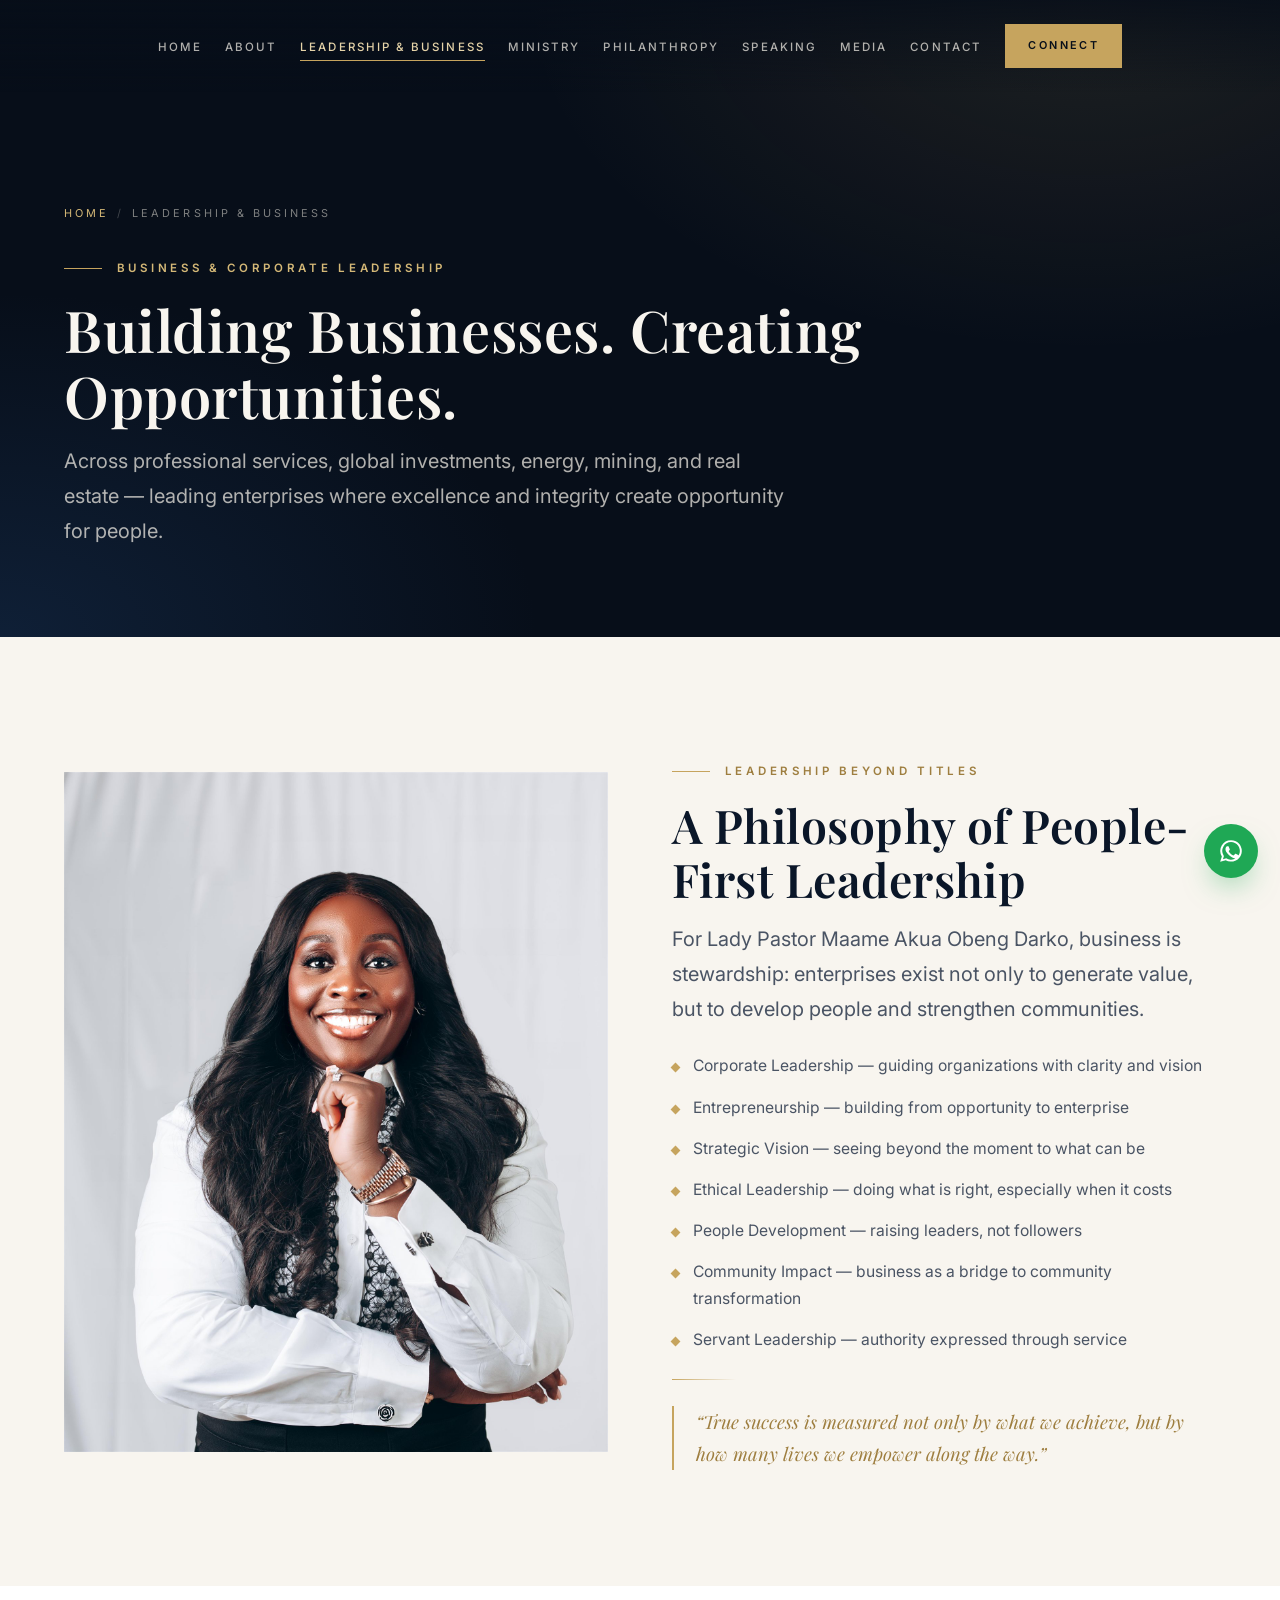
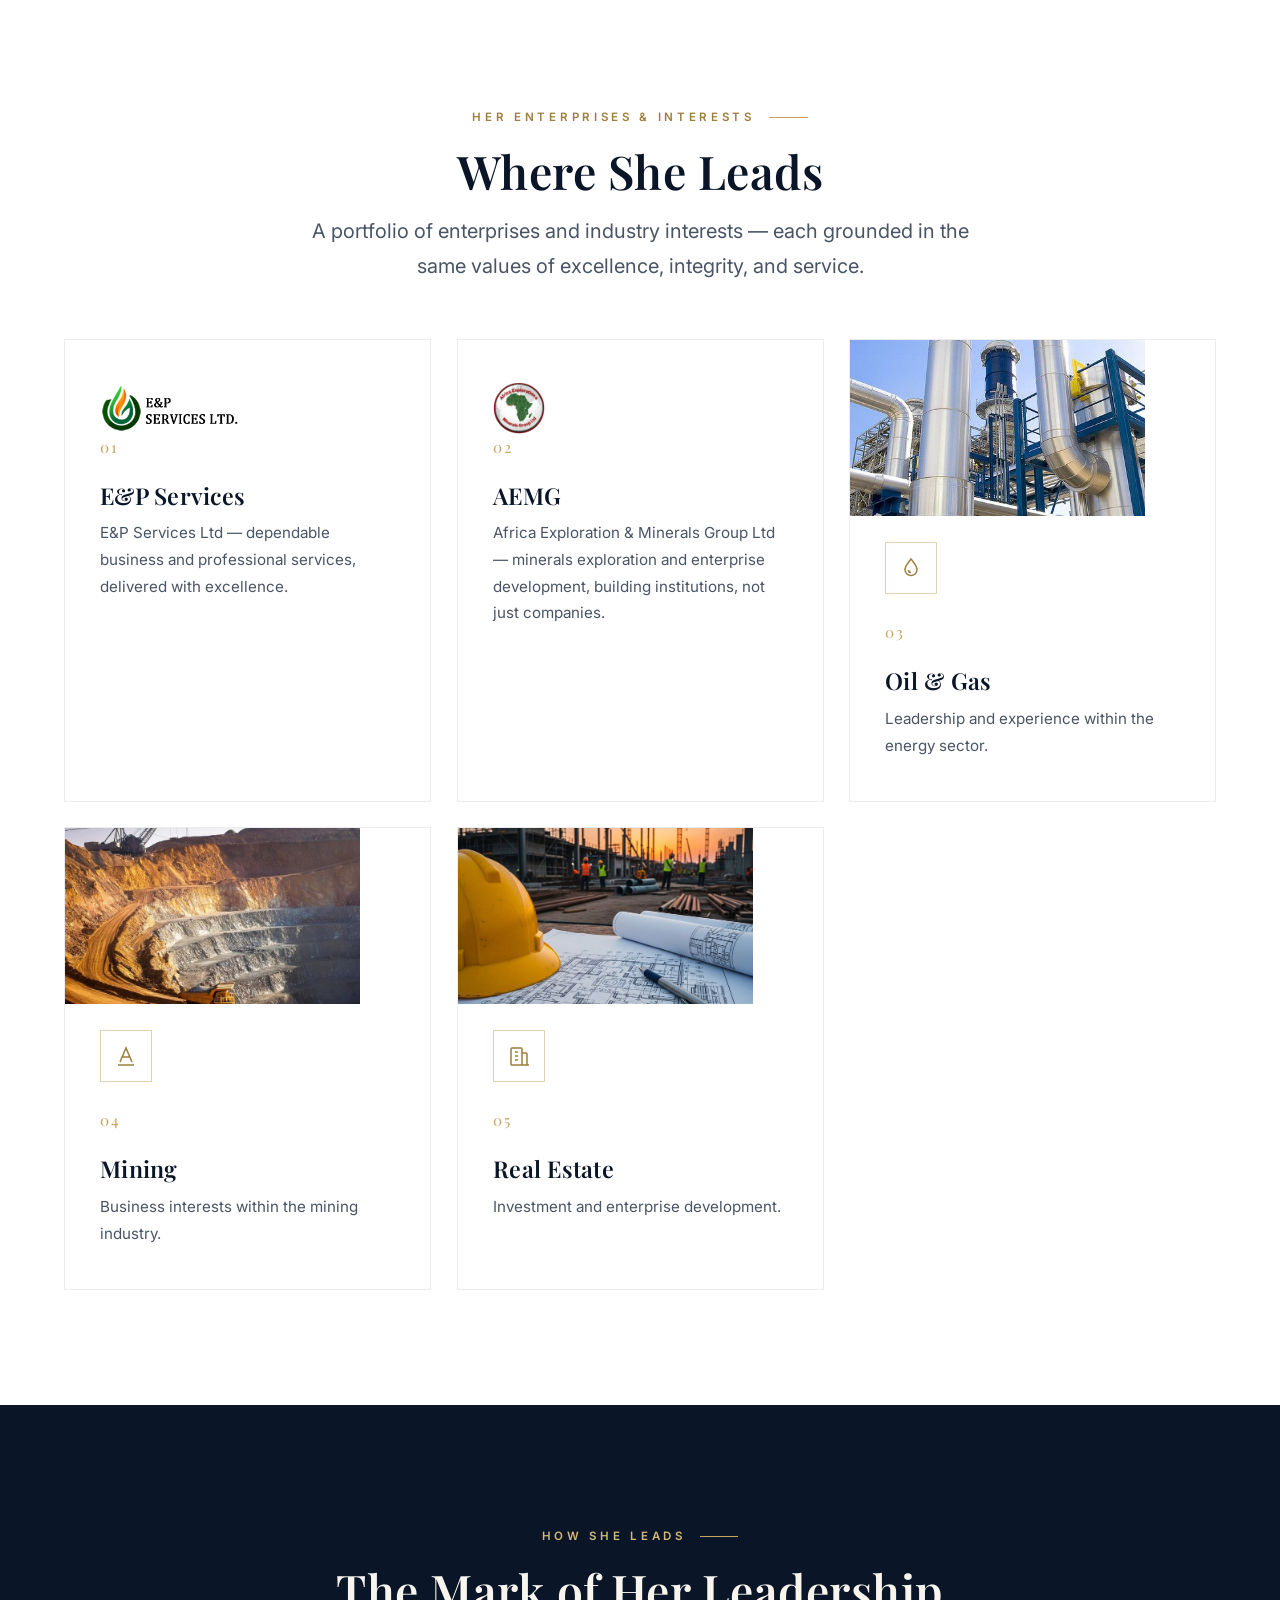
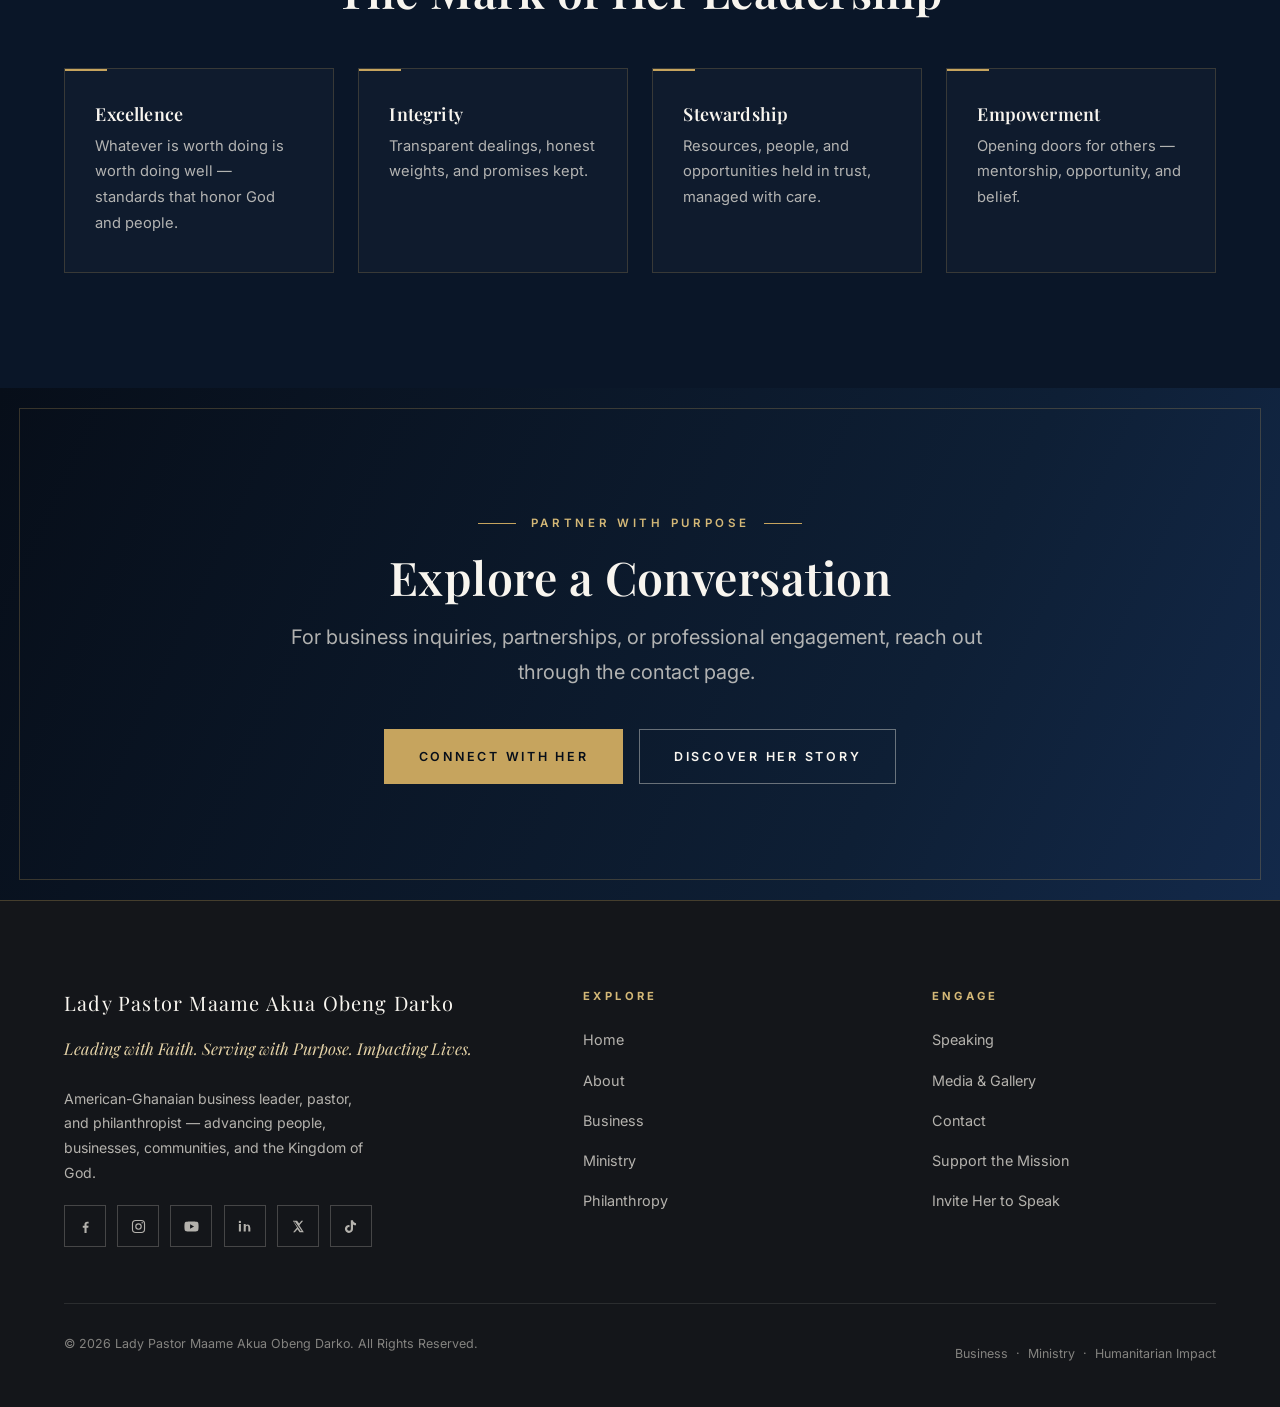
<file: leadership-business.html>
<!DOCTYPE html>
<html lang="en">
<head>
  <meta charset="UTF-8">
  <meta name="viewport" content="width=device-width, initial-scale=1.0">
  <title>Leadership &amp; Business — Lady Pastor Maame Akua Obeng Darko</title>
  <meta name="description" content="Corporate leadership across E&P Services, AEMG, oil and gas, mining, and real estate — building businesses that create opportunities.">
  <meta name="theme-color" content="#0A1628">
  <link rel="canonical" href="https://maameakuaobengdarko.com/leadership-business.html">

  <meta property="og:type" content="website">
  <meta property="og:title" content="Leadership &amp; Business — Lady Pastor Maame Akua Obeng Darko">
  <meta property="og:description" content="Building businesses. Creating opportunities. Leadership across professional services, energy, mining, and real estate.">
  <meta property="og:url" content="https://maameakuaobengdarko.com/leadership-business.html">
  <meta property="og:image" content="https://maameakuaobengdarko.com/assets/img/og-image.jpg">

  <link rel="preconnect" href="https://fonts.googleapis.com">
  <link rel="preconnect" href="https://fonts.gstatic.com" crossorigin>
  <link href="https://fonts.googleapis.com/css2?family=Playfair+Display:ital,wght@0,500;0,600;0,700;1,500;1,600&family=Inter:wght@400;500;600;700&display=swap" rel="stylesheet">
  <!-- INLINE:CSS:START (generated by build.sh) - edit assets/css/styles.css, then run: bash build.sh -->
  <style>
/* ============================================================
   LADY PASTOR MAAME AKUA OBENG DARKO — Design System
   Luxury Executive Brand · Ministry · Humanitarian Foundation
   Palette: Deep Navy · Charcoal · Warm Ivory · Gold · Champagne
   ============================================================ */

/* ---------- Tokens ---------- */
:root {
  /* Core palette */
  --navy-900: #070E19;
  --navy-800: #0A1628;
  --navy-700: #0E1F35;
  --navy-600: #13294a;
  --navy-500: #1B3A63;

  --charcoal-900: #14161A;
  --charcoal-700: #23262C;
  --charcoal-500: #3A3F48;

  --ivory: #F8F5EF;
  --ivory-soft: #FCFAF6;
  --ivory-dim: #EFEBE2;
  --sand: #E7DFD0;

  --gold-500: #C6A45E;
  --gold-400: #D4B877;
  --gold-300: #E5D3A8;
  --champagne: #EFE3C8;
  --gold-deep: #9E7E3F;

  --burgundy-800: #4A1522;
  --burgundy-700: #5E1B2C;
  --burgundy-500: #7C2A3C;

  /* Text */
  --ink: #1B2230;
  --ink-soft: #4A5464;
  --ink-mute: #737D8C;
  --on-dark: #F3EFE6;
  --on-dark-soft: rgba(243, 239, 230, 0.72);
  --on-dark-faint: rgba(243, 239, 230, 0.5);

  /* Type */
  --font-display: "Playfair Display", "Cormorant Garamond", Georgia, serif;
  --font-body: "Inter", "Montserrat", "Segoe UI", -apple-system, sans-serif;

  /* Rhythm */
  --section-y: clamp(4.5rem, 9vw, 8.5rem);
  --gutter: clamp(1.25rem, 5vw, 5rem);
  --maxw: 76rem;

  --radius: 2px;
  --radius-lg: 4px;

  --shadow-soft: 0 20px 60px -30px rgba(10, 22, 40, 0.35);
  --shadow-card: 0 24px 70px -32px rgba(10, 22, 40, 0.45);

  --ease: cubic-bezier(0.22, 1, 0.36, 1);

  --nav-h: 92px;
  --nav-h-shrunk: 64px;
}

/* ---------- Reset & Base ---------- */
*, *::before, *::after { box-sizing: border-box; }

html {
  scroll-behavior: smooth;
  -webkit-text-size-adjust: 100%;
  scroll-padding-top: calc(var(--nav-h) + 12px);
  /* Decorative edge frames bleed a few px past the viewport on small
     screens; clip horizontally so no horizontal scrollbar appears.
     `hidden` is the fallback; `clip` avoids creating a scroll container. */
  overflow-x: hidden;
  overflow-x: clip;
}

body {
  margin: 0;
  font-family: var(--font-body);
  font-size: 1.0625rem;
  line-height: 1.75;
  color: var(--ink);
  background: var(--ivory-soft);
  -webkit-font-smoothing: antialiased;
  text-rendering: optimizeLegibility;
}

img { max-width: 100%; display: block; }

h1, h2, h3, h4 {
  font-family: var(--font-display);
  font-weight: 600;
  line-height: 1.15;
  margin: 0 0 1rem;
  color: var(--navy-800);
  letter-spacing: 0.01em;
}

h1 { font-size: clamp(2.4rem, 6vw, 4.2rem); }
h2 { font-size: clamp(1.9rem, 4vw, 2.9rem); }
h3 { font-size: clamp(1.25rem, 2.4vw, 1.6rem); }

p { margin: 0 0 1.25rem; }
p:last-child { margin-bottom: 0; }

a { color: inherit; text-decoration: none; }

::selection { background: var(--gold-500); color: var(--navy-900); }

:focus-visible {
  outline: 2px solid var(--gold-500);
  outline-offset: 3px;
  border-radius: 2px;
}

.skip-link {
  position: absolute;
  left: -999px;
  top: 0;
  background: var(--gold-500);
  color: var(--navy-900);
  padding: 0.7rem 1.2rem;
  font-weight: 600;
  z-index: 300;
}
.skip-link:focus { left: 12px; top: 12px; }

/* ---------- Layout ---------- */
.container {
  width: min(var(--maxw), 100% - 2 * var(--gutter));
  margin-inline: auto;
}

.section { padding-block: var(--section-y); position: relative; }

.section--tight { padding-block: clamp(3rem, 6vw, 5.5rem); }

.section--navy { background: var(--navy-800); color: var(--on-dark); }
.section--navy h2, .section--navy h3 { color: var(--ivory); }
.section--navy .eyebrow { color: var(--gold-400); }

.section--ivory { background: var(--ivory); }
.section--white { background: #ffffff; }

.section--charcoal { background: var(--charcoal-900); color: var(--on-dark); }
.section--charcoal h2, .section--charcoal h3 { color: var(--ivory); }

.grid-2 {
  display: grid;
  grid-template-columns: repeat(2, 1fr);
  gap: clamp(2rem, 5vw, 4.5rem);
  align-items: center;
}

.grid-3 {
  display: grid;
  grid-template-columns: repeat(3, 1fr);
  gap: clamp(1.4rem, 2.5vw, 2rem);
}

.grid-4 {
  display: grid;
  grid-template-columns: repeat(4, 1fr);
  gap: clamp(1.4rem, 2.5vw, 2rem);
}

/* ---------- Eyebrow / Headings with rules ---------- */
.eyebrow {
  display: inline-flex;
  align-items: center;
  gap: 0.9rem;
  font-family: var(--font-body);
  font-size: 0.72rem;
  font-weight: 600;
  letter-spacing: 0.32em;
  text-transform: uppercase;
  color: var(--gold-deep);
  margin: 0 0 1.1rem;
}

.eyebrow::before {
  content: "";
  width: 2.4rem;
  height: 1px;
  background: var(--gold-500);
  flex: none;
}

.eyebrow--center { justify-content: center; }
.eyebrow--center::after {
  content: "";
  width: 2.4rem;
  height: 1px;
  background: var(--gold-500);
}

.gold-rule {
  width: 4rem;
  height: 1px;
  background: linear-gradient(90deg, var(--gold-500), transparent);
  margin: 1.6rem 0;
  border: none;
}

.lead {
  font-size: clamp(1.05rem, 1.6vw, 1.25rem);
  color: var(--ink-soft);
  max-width: 56ch;
}

.section--navy .lead,
.section--charcoal .lead,
.section--burgundy .lead { color: var(--on-dark-soft); }

.center { text-align: center; }
.center .lead { margin-inline: auto; }
.center .eyebrow::before { display: none; }

/* ---------- Buttons ---------- */
.btn {
  display: inline-flex;
  align-items: center;
  justify-content: center;
  gap: 0.6rem;
  padding: 1rem 2.1rem;
  font-family: var(--font-body);
  font-size: 0.78rem;
  font-weight: 600;
  letter-spacing: 0.22em;
  text-transform: uppercase;
  border: 1px solid transparent;
  cursor: pointer;
  transition: all 0.35s var(--ease);
  white-space: nowrap;
}

.btn--gold {
  background: var(--gold-500);
  color: var(--navy-900);
  border-color: var(--gold-500);
}
.btn--gold:hover {
  background: var(--gold-400);
  border-color: var(--gold-400);
  transform: translateY(-2px);
  box-shadow: 0 14px 30px -14px rgba(198, 164, 94, 0.55);
}

.btn--outline {
  background: transparent;
  color: var(--ivory);
  border-color: rgba(243, 239, 230, 0.4);
}
.btn--outline:hover {
  border-color: var(--gold-500);
  color: var(--gold-300);
  transform: translateY(-2px);
}

.btn--outline-dark {
  background: transparent;
  color: var(--navy-800);
  border-color: rgba(10, 22, 40, 0.35);
}
.btn--outline-dark:hover {
  border-color: var(--gold-500);
  color: var(--gold-deep);
  transform: translateY(-2px);
}

.btn--burgundy {
  background: var(--burgundy-700);
  color: var(--champagne);
  border-color: var(--burgundy-700);
}
.btn--burgundy:hover {
  background: var(--burgundy-500);
  border-color: var(--burgundy-500);
  transform: translateY(-2px);
}

.btn--block { width: 100%; }

.btn-row {
  display: flex;
  flex-wrap: wrap;
  gap: 1rem;
  align-items: center;
}

.text-link {
  display: inline-flex;
  align-items: center;
  gap: 0.55rem;
  font-size: 0.8rem;
  font-weight: 600;
  letter-spacing: 0.2em;
  text-transform: uppercase;
  color: var(--gold-deep);
  transition: gap 0.3s var(--ease), color 0.3s var(--ease);
}
.text-link::after { content: "→"; font-size: 0.95em; transition: transform 0.3s var(--ease); }
.text-link:hover { color: var(--navy-800); }
.text-link:hover::after { transform: translateX(4px); }

.section--navy .text-link,
.section--charcoal .text-link { color: var(--gold-400); }
.section--navy .text-link:hover,
.section--charcoal .text-link:hover { color: var(--gold-300); }

/* ---------- Navigation ---------- */
.nav {
  position: fixed;
  inset: 0 0 auto 0;
  z-index: 200;
  height: var(--nav-h);
  display: flex;
  align-items: center;
  background: linear-gradient(180deg, rgba(7, 14, 25, 0.82), rgba(7, 14, 25, 0));
  transition: height 0.4s var(--ease), background 0.4s var(--ease), box-shadow 0.4s var(--ease);
}

.nav.is-scrolled {
  height: var(--nav-h-shrunk);
  background: rgba(7, 14, 25, 0.96);
  backdrop-filter: blur(14px);
  -webkit-backdrop-filter: blur(14px);
  box-shadow: 0 1px 0 rgba(198, 164, 94, 0.25), 0 12px 40px -18px rgba(0, 0, 0, 0.6);
}

.nav__inner {
  width: min(80rem, 100% - 2 * var(--gutter));
  margin-inline: auto;
  display: flex;
  align-items: center;
  justify-content: space-between;
  gap: 2rem;
}

.brand { display: flex; align-items: center; gap: 0.9rem; color: var(--ivory); }

.brand__text { display: flex; flex-direction: column; line-height: 1.25; }

.brand__name {
  font-family: var(--font-display);
  font-size: 0.98rem;
  letter-spacing: 0.06em;
  color: var(--ivory);
  transition: font-size 0.4s var(--ease);
}
.nav.is-scrolled .brand__name { font-size: 0.86rem; }

.nav__links {
  display: flex;
  align-items: center;
  gap: clamp(0.9rem, 1.8vw, 1.7rem);
  list-style: none;
  margin: 0;
  padding: 0;
}

.nav__links a:not(.btn) {
  font-size: 0.72rem;
  font-weight: 500;
  letter-spacing: 0.18em;
  text-transform: uppercase;
  color: var(--on-dark-soft);
  padding: 0.4rem 0;
  position: relative;
  transition: color 0.3s var(--ease);
}

.nav__links a:not(.btn)::after {
  content: "";
  position: absolute;
  left: 0;
  bottom: 0;
  width: 100%;
  height: 1px;
  background: var(--gold-500);
  transform: scaleX(0);
  transform-origin: left;
  transition: transform 0.35s var(--ease);
}

.nav__links a:not(.btn):hover,
.nav__links a[aria-current="page"]:not(.btn) { color: var(--gold-300); }
.nav__links a:not(.btn):hover::after,
.nav__links a[aria-current="page"]:not(.btn)::after { transform: scaleX(1); }

.nav .btn { padding: 0.7rem 1.4rem; font-size: 0.68rem; }

.nav__toggle {
  display: none;
  background: none;
  border: none;
  cursor: pointer;
  padding: 0.6rem;
  z-index: 260;
}

.nav__toggle span {
  display: block;
  width: 26px;
  height: 2px;
  background: var(--ivory);
  margin: 6px 0;
  transition: all 0.35s var(--ease);
}

.nav__toggle.is-open span:nth-child(1) { transform: translateY(8px) rotate(45deg); }
.nav__toggle.is-open span:nth-child(2) { opacity: 0; }
.nav__toggle.is-open span:nth-child(3) { transform: translateY(-8px) rotate(-45deg); }

/* Mobile nav */
@media (max-width: 1023px) {
  .nav__toggle { display: block; }

  .nav__menu {
    position: fixed;
    inset: 0;
    background: linear-gradient(160deg, var(--navy-900), var(--charcoal-900));
    display: flex;
    flex-direction: column;
    justify-content: center;
    align-items: center;
    gap: 0.4rem;
    opacity: 0;
    visibility: hidden;
    transition: opacity 0.4s var(--ease), visibility 0.4s;
    z-index: 240;
  }

  .nav__menu.is-open { opacity: 1; visibility: visible; }

  .nav__menu ul {
    list-style: none;
    margin: 0 0 2rem;
    padding: 0;
    display: flex;
    flex-direction: column;
    align-items: center;
    gap: 0.9rem;
  }

  .nav__menu a:not(.btn) {
    font-family: var(--font-display);
    font-size: 1.5rem;
    letter-spacing: 0.04em;
    color: var(--on-dark);
    text-transform: none;
  }

  .nav__menu a:not(.btn):hover { color: var(--gold-300); }
}

@media (min-width: 1024px) {
  .nav__menu { display: contents; }
  .nav__menu > .nav__links { margin-inline: auto; }
}

/* ---------- Hero (home) ---------- */
.hero {
  position: relative;
  min-height: 100svh;
  display: flex;
  align-items: flex-end;
  background: var(--navy-900);
  overflow: hidden;
  color: var(--on-dark);
}

.hero__photo {
  position: absolute;
  inset: 0;
  background-size: cover;
  background-position: center 22%;
}

/* Placeholder washes until real photography is supplied */
.hero__photo--placeholder {
  background:
    radial-gradient(120% 90% at 78% 18%, rgba(198, 164, 94, 0.16), transparent 55%),
    radial-gradient(90% 70% at 15% 85%, rgba(27, 58, 99, 0.5), transparent 60%),
    linear-gradient(155deg, #0C1B30 0%, #070E19 55%, #0B1220 100%);
}

.hero__scrim {
  position: absolute;
  inset: 0;
  background:
    linear-gradient(180deg, rgba(7, 14, 25, 0.55) 0%, rgba(7, 14, 25, 0.18) 38%, rgba(7, 14, 25, 0.88) 82%, #070E19 100%),
    linear-gradient(100deg, rgba(7, 14, 25, 0.72) 0%, rgba(7, 14, 25, 0.25) 55%, transparent 100%);
}

.hero__frame {
  position: absolute;
  inset: clamp(1rem, 3vw, 2.2rem);
  border: 1px solid rgba(198, 164, 94, 0.28);
  pointer-events: none;
}

.hero__frame::before,
.hero__frame::after {
  content: "";
  position: absolute;
  width: 34px;
  height: 34px;
  border-color: var(--gold-500);
  border-style: solid;
}
.hero__frame::before { top: -1px; left: -1px; border-width: 1px 0 0 1px; }
.hero__frame::after { bottom: -1px; right: -1px; border-width: 0 1px 1px 0; }

.hero__content {
  position: relative;
  z-index: 2;
  width: min(var(--maxw), 100% - 2 * var(--gutter));
  margin: 0 auto;
  padding: calc(var(--nav-h) + 4rem) 0 clamp(4rem, 8vw, 6.5rem);
}

.hero__kicker {
  display: flex;
  align-items: center;
  gap: 1rem;
  font-size: 0.7rem;
  font-weight: 600;
  letter-spacing: 0.34em;
  text-transform: uppercase;
  color: var(--gold-400);
  margin-bottom: 1.6rem;
}
.hero__kicker::before { content: ""; width: 3rem; height: 1px; background: var(--gold-500); }

.hero h1 {
  color: var(--ivory);
  font-size: clamp(2.5rem, 6.4vw, 4.6rem);
  font-weight: 600;
  letter-spacing: 0.015em;
  margin-bottom: 1.4rem;
}

.hero h1 .line { display: block; }

.hero h1 em {
  font-style: italic;
  color: var(--gold-400);
}

.hero__sub {
  max-width: 58ch;
  font-size: clamp(1rem, 1.5vw, 1.2rem);
  color: var(--on-dark-soft);
  margin-bottom: 2.4rem;
}

.hero__sub strong { color: var(--ivory); font-weight: 600; }

.hero__ctas { display: flex; flex-wrap: wrap; gap: 1rem; margin-bottom: 3rem; }

.hero__meta {
  display: flex;
  flex-wrap: wrap;
  gap: clamp(1.2rem, 3vw, 3rem);
  padding-top: 2rem;
  border-top: 1px solid rgba(198, 164, 94, 0.22);
}

.hero__meta div { font-size: 0.8rem; letter-spacing: 0.14em; text-transform: uppercase; color: var(--on-dark-faint); }
.hero__meta strong {
  display: block;
  font-family: var(--font-display);
  font-size: 1.05rem;
  letter-spacing: 0.02em;
  text-transform: none;
  color: var(--gold-300);
  margin-bottom: 0.15rem;
}

.hero__scroll {
  position: absolute;
  right: clamp(1.5rem, 4vw, 3.5rem);
  bottom: 2.6rem;
  z-index: 2;
  writing-mode: vertical-rl;
  font-size: 0.62rem;
  letter-spacing: 0.4em;
  text-transform: uppercase;
  color: var(--on-dark-faint);
  display: flex;
  align-items: center;
  gap: 0.9rem;
}

.hero__scroll::after {
  content: "";
  width: 1px;
  height: 3.4rem;
  background: linear-gradient(180deg, var(--gold-500), transparent);
  animation: scrollPulse 2.6s var(--ease) infinite;
}

@keyframes scrollPulse {
  0%, 100% { transform: scaleY(0.55); opacity: 0.5; transform-origin: top; }
  50% { transform: scaleY(1); opacity: 1; transform-origin: top; }
}

/* ---------- Page hero (interior pages) ---------- */
.page-hero {
  position: relative;
  background: var(--navy-900);
  color: var(--on-dark);
  padding: calc(var(--nav-h) + clamp(4rem, 9vw, 7rem)) 0 clamp(3.4rem, 7vw, 5.5rem);
  overflow: hidden;
}

.page-hero::before {
  content: "";
  position: absolute;
  inset: 0;
  background:
    radial-gradient(80% 100% at 85% 0%, rgba(198, 164, 94, 0.12), transparent 55%),
    radial-gradient(70% 90% at 0% 100%, rgba(27, 58, 99, 0.4), transparent 60%);
}

.page-hero__content { position: relative; z-index: 1; }

.page-hero h1 {
  color: var(--ivory);
  font-size: clamp(2.2rem, 5vw, 3.6rem);
  margin-bottom: 1rem;
}

.page-hero .lead { color: var(--on-dark-soft); }

.crumbs {
  font-size: 0.68rem;
  letter-spacing: 0.28em;
  text-transform: uppercase;
  color: var(--on-dark-faint);
  margin-bottom: 1.6rem;
}
.crumbs a { color: var(--gold-400); }
.crumbs span { margin: 0 0.5rem; color: rgba(243,239,230,0.25); }

/* ---------- Portrait frames ---------- */
.portrait {
  position: relative;
  overflow: hidden;
  background: var(--navy-700);
}

.portrait img {
  width: 100%;
  height: 100%;
  object-fit: cover;
  transition: transform 1.4s var(--ease);
}

.portrait:hover img { transform: scale(1.03); }

.portrait--tall { aspect-ratio: 4 / 5; }
.portrait--portrait { aspect-ratio: 3 / 4; }
.portrait--landscape { aspect-ratio: 16 / 10; }
.portrait--square { aspect-ratio: 1 / 1; }

/* Anchor the crop to the subject's face when a tall photo is
   framed landscape (e.g. ministry page: face sits ~9-29% from top;
   a 16/10 frame shows ~49% of the image height, so keep the anchor
   near the top or the head gets cut off). */
.portrait--face img { object-position: 50% 5%; }

.portrait--navy {
  background:
    radial-gradient(120% 100% at 70% 10%, rgba(198, 164, 94, 0.14), transparent 55%),
    linear-gradient(150deg, var(--navy-600), var(--navy-900));
}

.portrait__placeholder {
  position: absolute;
  inset: 0;
  display: grid;
  place-items: center;
  text-align: center;
  padding: 2rem;
  color: var(--on-dark-faint);
  font-size: 0.72rem;
  letter-spacing: 0.26em;
  text-transform: uppercase;
  line-height: 2;
}

.portrait__placeholder::before {
  content: "";
  position: absolute;
  inset: 1.1rem;
  border: 1px solid rgba(198, 164, 94, 0.3);
}

.portrait__placeholder i {
  font-style: normal;
  font-family: var(--font-display);
  font-size: 1.4rem;
  letter-spacing: 0.1em;
  color: rgba(243, 239, 230, 0.4);
  text-transform: none;
  display: block;
  margin-bottom: 0.6rem;
}

.portrait--offset { margin-bottom: 3.5rem; }

.portrait--offset::after {
  content: "";
  position: absolute;
  z-index: -1;
  inset: 2rem -2rem -2rem 2rem;
  border: 1px solid var(--gold-500);
  opacity: 0.55;
}

.portrait__badge {
  position: absolute;
  left: 0;
  bottom: 0;
  background: var(--gold-500);
  color: var(--navy-900);
  font-size: 0.64rem;
  font-weight: 700;
  letter-spacing: 0.26em;
  text-transform: uppercase;
  padding: 0.8rem 1.4rem;
}

/* ---------- Intro / About split ---------- */
.stats-row {
  display: grid;
  grid-template-columns: repeat(4, 1fr);
  gap: 1px;
  background: rgba(198, 164, 94, 0.25);
  border: 1px solid rgba(198, 164, 94, 0.25);
  margin-top: clamp(2.5rem, 5vw, 4.5rem);
}

.stats-row > div {
  background: var(--navy-800);
  padding: 1.6rem 1.2rem;
  text-align: center;
}

.stats-row b {
  display: block;
  font-family: var(--font-display);
  font-size: clamp(1.3rem, 2.4vw, 1.9rem);
  color: var(--gold-400);
  font-weight: 600;
}

.stats-row span {
  font-size: 0.66rem;
  letter-spacing: 0.22em;
  text-transform: uppercase;
  color: var(--on-dark-faint);
}

/* ---------- Value / Pillar cards ---------- */
.pillars {
  display: grid;
  grid-template-columns: repeat(auto-fit, minmax(15rem, 1fr));
  gap: 1.5rem;
}

.pillar {
  background: rgba(255, 255, 255, 0.025);
  border: 1px solid rgba(198, 164, 94, 0.22);
  padding: 2.2rem 1.9rem;
  transition: all 0.4s var(--ease);
  position: relative;
}

.pillar::before {
  content: "";
  position: absolute;
  top: 0;
  left: 0;
  width: 2.6rem;
  height: 2px;
  background: var(--gold-500);
  transition: width 0.4s var(--ease);
}

.pillar:hover { background: rgba(255, 255, 255, 0.045); transform: translateY(-4px); }
.pillar:hover::before { width: 100%; }

.pillar h3 {
  color: var(--ivory);
  font-size: 1.12rem;
  margin-bottom: 0.55rem;
}

.pillar p { font-size: 0.92rem; color: var(--on-dark-soft); margin: 0; }

/* ---------- Business cards ---------- */
.biz-grid {
  display: grid;
  grid-template-columns: repeat(3, 1fr);
  gap: 1.6rem;
}

.biz-card {
  position: relative;
  background: #ffffff;
  border: 1px solid rgba(10, 22, 40, 0.08);
  padding: 2.6rem 2.2rem;
  transition: all 0.45s var(--ease);
  overflow: hidden;
}

.biz-card::after {
  content: "";
  position: absolute;
  inset: auto 0 0 0;
  height: 3px;
  background: linear-gradient(90deg, var(--gold-500), var(--champagne));
  transform: scaleX(0);
  transform-origin: left;
  transition: transform 0.5s var(--ease);
}

.biz-card:hover { transform: translateY(-6px); box-shadow: var(--shadow-card); }
.biz-card:hover::after { transform: scaleX(1); }

.biz-card__photo {
  margin: -2.6rem -2.2rem 1.6rem;
  width: calc(100% + 4.4rem);
  height: 11rem;
  object-fit: cover;
}

.biz-card__num {
  font-family: var(--font-display);
  font-size: 0.95rem;
  color: var(--gold-500);
  letter-spacing: 0.12em;
  margin-bottom: 1.4rem;
  display: block;
}

.biz-card h3 { font-size: 1.45rem; margin-bottom: 0.7rem; }

.biz-card p { font-size: 0.95rem; color: var(--ink-soft); margin: 0; }

.biz-card__icon {
  width: 52px;
  height: 52px;
  border: 1px solid rgba(198, 164, 94, 0.5);
  display: grid;
  place-items: center;
  color: var(--gold-deep);
  margin-bottom: 1.6rem;
  transition: all 0.4s var(--ease);
}

.biz-card:hover .biz-card__icon {
  background: var(--gold-500);
  color: var(--navy-900);
  border-color: var(--gold-500);
}

.biz-card__icon svg { width: 24px; height: 24px; }

.biz-card__logo {
  height: 52px;
  width: auto;
  max-width: 9rem;
  object-fit: contain;
}

.biz-card__logo--round { border-radius: 50%; }

.biz-card:hover .biz-card__logo { transform: scale(1.06); }

/* ---------- Icon list ---------- */
.icon-list { list-style: none; margin: 0; padding: 0; display: grid; gap: 0.85rem; }

.icon-list li {
  display: flex;
  gap: 0.9rem;
  align-items: baseline;
  font-size: 0.98rem;
  color: var(--ink-soft);
}

.icon-list li::before {
  content: "";
  flex: none;
  width: 7px;
  height: 7px;
  transform: rotate(45deg);
  background: var(--gold-500);
  margin-top: 0.35rem;
}

.icon-list--light li { color: var(--on-dark-soft); }

/* ---------- Quote blocks ---------- */
.quote-band {
  position: relative;
  background:
    radial-gradient(70% 90% at 50% 0%, rgba(198, 164, 94, 0.1), transparent 60%),
    var(--charcoal-900);
  color: var(--on-dark);
  text-align: center;
}

.quote-band__mark {
  font-family: var(--font-display);
  font-size: 5rem;
  line-height: 0.6;
  color: var(--gold-500);
  display: block;
  margin-bottom: 1.6rem;
}

.quote-band blockquote {
  margin: 0 auto 2.6rem;
  max-width: 60rem;
  font-family: var(--font-display);
  font-size: clamp(1.5rem, 3.4vw, 2.5rem);
  line-height: 1.45;
  font-weight: 500;
  color: var(--ivory);
}

.quote-band blockquote em { color: var(--gold-400); font-style: italic; }

.quote-band cite {
  display: block;
  font-family: var(--font-body);
  font-style: normal;
  font-size: 0.72rem;
  letter-spacing: 0.3em;
  text-transform: uppercase;
  color: var(--on-dark-faint);
}

.quote-band cite b { color: var(--gold-400); font-weight: 600; }

/* Principles row */
.principles {
  display: grid;
  grid-template-columns: repeat(4, 1fr);
  gap: 1px;
  background: rgba(198, 164, 94, 0.22);
  border-block: 1px solid rgba(198, 164, 94, 0.22);
  margin-top: clamp(3rem, 6vw, 5rem);
  text-align: center;
}

.principles > div {
  background: var(--charcoal-900);
  padding: 2.4rem 1.4rem;
}

.principles h3 {
  color: var(--gold-400);
  font-size: 1rem;
  letter-spacing: 0.28em;
  text-transform: uppercase;
  font-family: var(--font-body);
  font-weight: 700;
  margin-bottom: 0.7rem;
}

.principles p { font-size: 0.88rem; color: var(--on-dark-soft); margin: 0; }

/* ---------- Ministry accents ---------- */
.section--burgundy { background: var(--burgundy-800); color: var(--on-dark); }
.section--burgundy h2, .section--burgundy h3 { color: var(--ivory); }

.ministry-banner {
  position: relative;
  overflow: hidden;
  padding: clamp(3.5rem, 7vw, 6rem) 0;
  background:
    radial-gradient(90% 120% at 50% 0%, rgba(198, 164, 94, 0.14), transparent 55%),
    linear-gradient(160deg, var(--burgundy-700), var(--burgundy-800) 65%);
  color: var(--on-dark);
  text-align: center;
}

.ministry-banner h2 { color: var(--ivory); font-size: clamp(1.9rem, 4vw, 3rem); }

.ministry-banner .cross {
  width: 1px;
  height: 4.2rem;
  margin: 0 auto 1.8rem;
  background: var(--gold-400);
  position: relative;
}
.ministry-banner .cross::before {
  content: "";
  position: absolute;
  top: 1.1rem;
  left: 50%;
  transform: translateX(-50%);
  width: 2.2rem;
  height: 1px;
  background: var(--gold-400);
}

.verse {
  font-family: var(--font-display);
  font-style: italic;
  font-size: clamp(1.1rem, 2vw, 1.4rem);
  color: var(--champagne);
  max-width: 46rem;
  margin: 1.8rem auto 0;
}

.verse span {
  display: block;
  margin-top: 0.9rem;
  font-family: var(--font-body);
  font-style: normal;
  font-size: 0.68rem;
  letter-spacing: 0.3em;
  text-transform: uppercase;
  color: var(--gold-400);
}

/* ---------- Foundation values strip ---------- */
.values-strip {
  display: flex;
  flex-wrap: wrap;
  justify-content: center;
  gap: 0;
  border-block: 1px solid rgba(198, 164, 94, 0.3);
  margin: clamp(2.5rem, 5vw, 4rem) 0;
}

.values-strip span {
  font-size: 0.78rem;
  font-weight: 600;
  letter-spacing: 0.3em;
  text-transform: uppercase;
  color: var(--gold-300);
  padding: 1.1rem clamp(1.2rem, 3vw, 2.6rem);
  position: relative;
}

.values-strip span + span::before {
  content: "";
  position: absolute;
  left: 0;
  top: 50%;
  transform: translateY(-50%);
  width: 1px;
  height: 1.2rem;
  background: rgba(198, 164, 94, 0.4);
}

/* Donate band */
.donate-band {
  background: linear-gradient(120deg, var(--navy-800), var(--navy-700));
  border: 1px solid rgba(198, 164, 94, 0.3);
  padding: clamp(2.4rem, 5vw, 4rem);
  display: grid;
  grid-template-columns: 1.5fr 1fr;
  gap: 2.5rem;
  align-items: center;
  color: var(--on-dark);
}

.donate-band h2 { color: var(--ivory); margin-bottom: 0.6rem; }
.donate-band p { color: var(--on-dark-soft); margin: 0; }
.donate-band .btn-row { justify-content: flex-end; }

/* ---------- Personal / family chips ---------- */
.roles {
  display: flex;
  flex-wrap: wrap;
  gap: 0.7rem;
  margin: 1.8rem 0 2rem;
}

.roles span {
  font-size: 0.68rem;
  font-weight: 600;
  letter-spacing: 0.22em;
  text-transform: uppercase;
  color: var(--navy-700);
  border: 1px solid rgba(198, 164, 94, 0.6);
  background: rgba(198, 164, 94, 0.08);
  padding: 0.55rem 1.1rem;
}

/* ---------- Speaking themes ---------- */
.themes { display: flex; flex-wrap: wrap; gap: 0.8rem; }

.themes span {
  font-size: 0.74rem;
  letter-spacing: 0.18em;
  text-transform: uppercase;
  color: var(--on-dark-soft);
  border: 1px solid rgba(243, 239, 230, 0.18);
  padding: 0.6rem 1.2rem;
  transition: all 0.35s var(--ease);
}

.themes span:hover { border-color: var(--gold-500); color: var(--gold-300); }

/* ---------- Forms ---------- */
.form-wrap {
  background: #ffffff;
  border: 1px solid rgba(10, 22, 40, 0.08);
  box-shadow: var(--shadow-soft);
  padding: clamp(2rem, 4.5vw, 3.6rem);
}

.form-grid {
  display: grid;
  grid-template-columns: 1fr 1fr;
  gap: 1.4rem 1.6rem;
}

.field { display: flex; flex-direction: column; gap: 0.45rem; }
.field--full { grid-column: 1 / -1; }

.field label {
  font-size: 0.68rem;
  font-weight: 700;
  letter-spacing: 0.22em;
  text-transform: uppercase;
  color: var(--navy-700);
}

.field input,
.field select,
.field textarea {
  font-family: var(--font-body);
  font-size: 0.98rem;
  color: var(--ink);
  background: var(--ivory-soft);
  border: 1px solid rgba(10, 22, 40, 0.16);
  padding: 0.95rem 1.05rem;
  transition: border-color 0.3s var(--ease), box-shadow 0.3s var(--ease);
  width: 100%;
  border-radius: 0;
  appearance: none;
}

.field select {
  background-image: url("data:image/svg+xml,%3Csvg xmlns='http://www.w3.org/2000/svg' width='12' height='8' viewBox='0 0 12 8'%3E%3Cpath d='M1 1l5 5 5-5' fill='none' stroke='%239E7E3F' stroke-width='1.5'/%3E%3C/svg%3E");
  background-repeat: no-repeat;
  background-position: right 1rem center;
  padding-right: 2.6rem;
}

.field textarea { resize: vertical; min-height: 9rem; }

.field input:focus,
.field select:focus,
.field textarea:focus {
  outline: none;
  border-color: var(--gold-500);
  box-shadow: 0 0 0 3px rgba(198, 164, 94, 0.18);
}

.field .hint { font-size: 0.78rem; color: var(--ink-mute); }

.form-note {
  grid-column: 1 / -1;
  font-size: 0.82rem;
  color: var(--ink-mute);
  display: flex;
  gap: 0.5rem;
  align-items: baseline;
}

.form-success {
  display: none;
  grid-column: 1 / -1;
  border: 1px solid var(--gold-500);
  background: rgba(198, 164, 94, 0.1);
  color: var(--navy-800);
  padding: 1.1rem 1.3rem;
  font-size: 0.92rem;
}

.form-success.is-visible { display: block; }

/* ---------- Gallery ---------- */
.gallery-filters {
  display: flex;
  flex-wrap: wrap;
  gap: 0.7rem;
  margin-bottom: 2.6rem;
}

.gallery-filters button {
  font-family: var(--font-body);
  font-size: 0.7rem;
  font-weight: 600;
  letter-spacing: 0.2em;
  text-transform: uppercase;
  background: transparent;
  color: var(--ink-soft);
  border: 1px solid rgba(10, 22, 40, 0.18);
  padding: 0.6rem 1.3rem;
  cursor: pointer;
  transition: all 0.3s var(--ease);
}

.gallery-filters button:hover { border-color: var(--gold-500); color: var(--gold-deep); }

.gallery-filters button.is-active {
  background: var(--navy-800);
  border-color: var(--navy-800);
  color: var(--gold-300);
}

.masonry {
  columns: 3;
  column-gap: 1.4rem;
}

.masonry .g-item {
  break-inside: avoid;
  margin-bottom: 1.4rem;
  position: relative;
  overflow: hidden;
  cursor: pointer;
}

.masonry .g-item img {
  width: 100%;
  transition: transform 0.9s var(--ease);
}

.masonry .g-item:hover img { transform: scale(1.05); }

.g-item__cap {
  position: absolute;
  inset: auto 0 0 0;
  padding: 2.6rem 1.2rem 1rem;
  background: linear-gradient(180deg, transparent, rgba(7, 14, 25, 0.85));
  color: var(--ivory);
  font-size: 0.68rem;
  letter-spacing: 0.2em;
  text-transform: uppercase;
  opacity: 0;
  transform: translateY(8px);
  transition: all 0.45s var(--ease);
}

.masonry .g-item:hover .g-item__cap { opacity: 1; transform: translateY(0); }

.g-item__cap b {
  display: block;
  font-family: var(--font-display);
  font-size: 1.05rem;
  letter-spacing: 0.02em;
  text-transform: none;
  margin-top: 0.2rem;
}

.g-item--video { position: relative; }
.g-item--video::after {
  content: "";
  position: absolute;
  inset: 0;
  background: radial-gradient(60% 60% at 50% 50%, rgba(198,164,94,0.25), transparent 70%), rgba(7,14,25,0.25);
  pointer-events: none;
}

.g-item__play {
  position: absolute;
  top: 50%;
  left: 50%;
  transform: translate(-50%, -50%);
  width: 64px;
  height: 64px;
  border: 1px solid var(--gold-400);
  border-radius: 50%;
  display: grid;
  place-items: center;
  z-index: 2;
  background: rgba(7, 14, 25, 0.5);
  color: var(--gold-300);
  transition: all 0.4s var(--ease);
}

.g-item--video:hover .g-item__play { background: var(--gold-500); color: var(--navy-900); }

.g-item__play svg { width: 18px; height: 18px; margin-left: 3px; }

/* Video embeds */
.video-embed {
  position: relative;
  aspect-ratio: 16 / 9;
  background: var(--navy-900);
  overflow: hidden;
}

.video-embed iframe {
  position: absolute;
  inset: 0;
  width: 100%;
  height: 100%;
  border: 0;
}

.video-grid {
  display: grid;
  grid-template-columns: repeat(auto-fit, minmax(20rem, 1fr));
  gap: 1.6rem;
}

.video-card h3 { font-size: 1.05rem; margin: 1.1rem 0 0.2rem; }
.video-card p { font-size: 0.85rem; color: var(--ink-mute); }

/* Lightbox */
.lightbox {
  position: fixed;
  inset: 0;
  z-index: 400;
  background: rgba(7, 14, 25, 0.94);
  display: none;
  align-items: center;
  justify-content: center;
  padding: 2.5rem;
}

.lightbox.is-open { display: flex; }

.lightbox img { max-height: 86vh; max-width: min(64rem, 100%); border: 1px solid rgba(198,164,94,0.4); }

.lightbox__close {
  position: absolute;
  top: 1.4rem;
  right: 1.6rem;
  background: none;
  border: 1px solid rgba(243,239,230,0.35);
  color: var(--ivory);
  width: 44px;
  height: 44px;
  font-size: 1.3rem;
  cursor: pointer;
  transition: all 0.3s var(--ease);
}

.lightbox__close:hover { border-color: var(--gold-500); color: var(--gold-300); }

/* ---------- Testimonials ---------- */
.testi-grid {
  display: grid;
  grid-template-columns: repeat(3, 1fr);
  gap: 1.6rem;
}

.testi {
  background: rgba(255, 255, 255, 0.03);
  border: 1px solid rgba(198, 164, 94, 0.22);
  padding: 2.4rem 2rem;
  position: relative;
}

.testi__mark {
  font-family: var(--font-display);
  font-size: 2.6rem;
  line-height: 1;
  color: var(--gold-500);
  opacity: 0.65;
  display: block;
  margin-bottom: 1rem;
}

.testi p {
  font-size: 0.95rem;
  color: var(--on-dark-soft);
  font-style: italic;
}

.testi__who {
  margin-top: 1.4rem;
  padding-top: 1.2rem;
  border-top: 1px solid rgba(198, 164, 94, 0.2);
}

.testi__who b {
  display: block;
  font-size: 0.88rem;
  color: var(--gold-300);
  letter-spacing: 0.06em;
}

.testi__who span {
  font-size: 0.68rem;
  letter-spacing: 0.22em;
  text-transform: uppercase;
  color: var(--on-dark-faint);
}

.testi--placeholder { border-style: dashed; }
.testi__pending {
  display: inline-block;
  margin-top: 1rem;
  font-size: 0.62rem;
  letter-spacing: 0.24em;
  text-transform: uppercase;
  color: var(--gold-400);
  border: 1px dashed rgba(198,164,94,0.5);
  padding: 0.4rem 0.8rem;
}

/* ---------- CTA band ---------- */
.cta-band {
  background: linear-gradient(115deg, var(--navy-900) 0%, var(--navy-700) 70%, var(--navy-600) 100%);
  color: var(--on-dark);
  text-align: center;
  position: relative;
  overflow: hidden;
}

.cta-band::before {
  content: "";
  position: absolute;
  inset: 1.2rem;
  border: 1px solid rgba(198, 164, 94, 0.25);
  pointer-events: none;
}

.cta-band__inner { position: relative; max-width: 46rem; margin-inline: auto; }

/* ---------- Footer ---------- */
.footer {
  background: var(--charcoal-900);
  color: var(--on-dark-soft);
  padding: clamp(4rem, 7vw, 6rem) 0 2rem;
  border-top: 1px solid rgba(198, 164, 94, 0.28);
}

.footer__grid {
  display: grid;
  grid-template-columns: 1.6fr 1fr 1fr;
  gap: clamp(2.5rem, 5vw, 5rem);
  margin-bottom: 3.5rem;
}

.footer__brand .brand__name { font-size: 1.25rem; }

.footer__slogan {
  font-family: var(--font-display);
  font-style: italic;
  font-size: 1.02rem;
  color: var(--gold-300);
  margin: 1.2rem 0 1.5rem;
}

.footer h4 {
  font-family: var(--font-body);
  font-size: 0.7rem;
  font-weight: 700;
  letter-spacing: 0.3em;
  text-transform: uppercase;
  color: var(--gold-400);
  margin-bottom: 1.4rem;
}

.footer__links { list-style: none; margin: 0; padding: 0; display: grid; gap: 0.65rem; }

.footer__links a {
  font-size: 0.9rem;
  color: var(--on-dark-soft);
  transition: color 0.3s var(--ease), padding-left 0.3s var(--ease);
}

.footer__links a:hover { color: var(--gold-300); padding-left: 6px; }

.footer__note { font-size: 0.88rem; max-width: 34ch; }

.footer__bottom {
  border-top: 1px solid rgba(243, 239, 230, 0.1);
  padding-top: 1.8rem;
  display: flex;
  flex-wrap: wrap;
  gap: 1rem;
  align-items: center;
  justify-content: space-between;
  font-size: 0.78rem;
  color: var(--on-dark-faint);
}

/* Social icons */
.socials { display: flex; gap: 0.7rem; }

.socials a {
  width: 42px;
  height: 42px;
  display: grid;
  place-items: center;
  border: 1px solid rgba(243, 239, 230, 0.22);
  color: var(--on-dark-soft);
  transition: all 0.35s var(--ease);
}

.socials a:hover {
  border-color: var(--gold-500);
  color: var(--gold-300);
  transform: translateY(-3px);
}

.socials svg { width: 17px; height: 17px; }

/* WhatsApp float */
.wa-float {
  position: fixed;
  right: 1.4rem;
  bottom: 1.4rem;
  z-index: 150;
  width: 54px;
  height: 54px;
  border-radius: 50%;
  background: #1FA855;
  display: grid;
  place-items: center;
  color: #fff;
  box-shadow: 0 14px 30px -10px rgba(31, 168, 85, 0.55);
  transition: transform 0.35s var(--ease);
}

.wa-float:hover { transform: translateY(-4px) scale(1.04); }
.wa-float svg { width: 26px; height: 26px; }

/* ---------- Reveal animations ---------- */
.reveal {
  opacity: 0;
  transform: translateY(28px);
  transition: opacity 0.9s var(--ease), transform 0.9s var(--ease);
  transition-delay: var(--d, 0s);
  will-change: opacity, transform;
}

.reveal--left { transform: translateX(-32px); }
.reveal--right { transform: translateX(32px); }
.reveal--zoom { transform: scale(0.96); }

.reveal.is-visible { opacity: 1; transform: none; }

@media (prefers-reduced-motion: reduce) {
  html { scroll-behavior: auto; }
  .reveal { opacity: 1; transform: none; transition: none; }
  .hero__scroll::after { animation: none; }
  * { transition-duration: 0.01ms !important; animation-duration: 0.01ms !important; }
}

/* Parallax wrapper */
.parallax-bg {
  position: absolute;
  inset: -12% 0;
  background-size: cover;
  background-position: center;
  will-change: transform;
}

.has-parallax { position: relative; overflow: hidden; }

/* ---------- Responsive ---------- */
@media (max-width: 1023px) {
  .grid-2 { grid-template-columns: 1fr; gap: 3rem; }
  .grid-2--rev .grid-2__media { order: -1; }
  .biz-grid { grid-template-columns: repeat(2, 1fr); }
  .testi-grid { grid-template-columns: repeat(2, 1fr); }
  .principles { grid-template-columns: repeat(2, 1fr); }
  .masonry { columns: 2; }
  .donate-band { grid-template-columns: 1fr; }
  .donate-band .btn-row { justify-content: flex-start; }
  .footer__grid { grid-template-columns: 1fr 1fr; }
}

@media (max-width: 640px) {
  body { font-size: 1rem; }
  .biz-grid { grid-template-columns: 1fr; }
  .testi-grid { grid-template-columns: 1fr; }
  .principles { grid-template-columns: 1fr; }
  .masonry { columns: 1; }
  .form-grid { grid-template-columns: 1fr; }
  .stats-row { grid-template-columns: repeat(2, 1fr); }
  .footer__grid { grid-template-columns: 1fr; gap: 2.4rem; }
  .hero__meta { gap: 1.2rem 2rem; }
  .hero__scroll { display: none; }
  .portrait--offset::after { display: none; }
}

/* ---------- Print-friendly ---------- */
@media print {
  .nav, .wa-float, .hero__scroll, .lightbox { display: none !important; }
  .hero { min-height: auto; }
}
  </style>
  <!-- INLINE:CSS:END -->
</head>
<body>
  <a class="skip-link" href="#main">Skip to content</a>

  <header class="nav" id="top">
    <div class="nav__inner">

      <button class="nav__toggle" aria-label="Toggle navigation menu" aria-expanded="false" aria-controls="nav-menu">
        <span></span><span></span><span></span>
      </button>

      <nav class="nav__menu" id="nav-menu" aria-label="Primary">
        <ul class="nav__links">
          <li><a href="index.html">Home</a></li>
          <li><a href="about.html">About</a></li>
          <li><a href="leadership-business.html">Leadership &amp; Business</a></li>
          <li><a href="ministry.html">Ministry</a></li>
          <li><a href="philanthropy.html">Philanthropy</a></li>
          <li><a href="speaking.html">Speaking</a></li>
          <li><a href="media.html">Media</a></li>
          <li><a href="contact.html">Contact</a></li>
          <li><a class="btn btn--gold" href="contact.html">Connect</a></li>
        </ul>
      </nav>
    </div>
  </header>

  <main id="main">

    <!-- ================= PAGE HERO ================= -->
    <section class="page-hero">
      <div class="container page-hero__content">
        <p class="crumbs"><a href="index.html">Home</a><span>/</span>Leadership &amp; Business</p>
        <p class="eyebrow" style="color:var(--gold-400)">Business &amp; Corporate Leadership</p>
        <h1>Building Businesses. Creating Opportunities.</h1>
        <p class="lead">
          Across professional services, global investments, energy, mining, and real estate —
          leading enterprises where excellence and integrity create opportunity for people.
        </p>
      </div>
    </section>

    <!-- ================= LEADERSHIP PHILOSOPHY SPLIT ================= -->
    <section class="section section--ivory">
      <div class="container">
        <div class="grid-2">
          <div class="grid-2__media reveal reveal--left">
            <figure class="portrait portrait--tall portrait--offset portrait--navy" style="margin:0">
              <img src="assets/img/maame-boardroom.jpg" alt="Lady Pastor Maame Akua Obeng Darko — executive leadership portrait" width="1600" height="2000" loading="eager">
            </figure>
          </div>

          <div class="reveal reveal--right">
            <p class="eyebrow">Leadership Beyond Titles</p>
            <h2>A Philosophy of People-First Leadership</h2>
            <p class="lead">
              For Lady Pastor Maame Akua Obeng Darko, business is stewardship: enterprises exist not only
              to generate value, but to develop people and strengthen communities.
            </p>
            <ul class="icon-list" style="margin-top:1.6rem">
              <li>Corporate Leadership — guiding organizations with clarity and vision</li>
              <li>Entrepreneurship — building from opportunity to enterprise</li>
              <li>Strategic Vision — seeing beyond the moment to what can be</li>
              <li>Ethical Leadership — doing what is right, especially when it costs</li>
              <li>People Development — raising leaders, not followers</li>
              <li>Community Impact — business as a bridge to community transformation</li>
              <li>Servant Leadership — authority expressed through service</li>
            </ul>
            <hr class="gold-rule">
            <blockquote style="margin:0;border-left:2px solid var(--gold-500);padding-left:1.4rem">
              <p style="font-family:var(--font-display);font-style:italic;font-size:1.15rem;color:var(--gold-deep)">
                “True success is measured not only by what we achieve, but by how many lives we empower
                along the way.”
              </p>
            </blockquote>
          </div>
        </div>
      </div>
    </section>

    <!-- ================= VENTURES ================= -->
    <section class="section section--white" id="ventures">
      <div class="container">
        <div class="center" style="max-width:44rem;margin:0 auto 3.4rem">
          <p class="eyebrow eyebrow--center">Her Enterprises &amp; Interests</p>
          <h2>Where She Leads</h2>
          <p class="lead">
            A portfolio of enterprises and industry interests — each grounded in the same
            values of excellence, integrity, and service.
          </p>
        </div>

        <div class="biz-grid">
          <article class="biz-card reveal" style="--d:.05s">
            <img class="biz-card__logo" src="assets/img/ep-services-logo.png" alt="E&amp;P Services Ltd logo" loading="lazy">
            <span class="biz-card__num">01</span>
            <h3>E&amp;P Services</h3>
            <p>E&amp;P Services Ltd — dependable business and professional services, delivered with excellence.</p>
          </article>

          <article class="biz-card reveal" style="--d:.19s">
            <img class="biz-card__logo biz-card__logo--round" src="assets/img/aemg-logo.png" alt="Africa Exploration &amp; Minerals Group Ltd (AEMG) logo" loading="lazy">
            <span class="biz-card__num">02</span>
            <h3>AEMG</h3>
            <p>Africa Exploration &amp; Minerals Group Ltd — minerals exploration and enterprise development, building institutions, not just companies.</p>
          </article>

          <article class="biz-card reveal" style="--d:.05s">
            <img class="biz-card__photo" src="assets/img/sector-oilgas.jpg" alt="Oil and gas processing facility" loading="lazy">
            <span class="biz-card__icon" aria-hidden="true">
              <svg viewBox="0 0 24 24" fill="none" stroke="currentColor" stroke-width="1.5"><path d="M12 3c3.5 4.2 6 7.6 6 10.6a6 6 0 1 1-12 0C6 10.6 8.5 7.2 12 3z"/><path d="M9.5 14a2.5 2.5 0 0 0 2.5 2.5"/></svg>
            </span>
            <span class="biz-card__num">03</span>
            <h3>Oil &amp; Gas</h3>
            <p>Leadership and experience within the energy sector.</p>
          </article>

          <article class="biz-card reveal" style="--d:.12s">
            <img class="biz-card__photo" src="assets/img/sector-mining.jpg" alt="Open-pit mine with haul trucks" loading="lazy">
            <span class="biz-card__icon" aria-hidden="true">
              <svg viewBox="0 0 24 24" fill="none" stroke="currentColor" stroke-width="1.5"><path d="M6 18 12 4l6 14M8.5 13h7M4 21h16"/></svg>
            </span>
            <span class="biz-card__num">04</span>
            <h3>Mining</h3>
            <p>Business interests within the mining industry.</p>
          </article>

          <article class="biz-card reveal" style="--d:.19s">
            <img class="biz-card__photo" src="assets/img/sector-realestate.jpg" alt="Construction site with blueprints and hard hat" loading="lazy">
            <span class="biz-card__icon" aria-hidden="true">
              <svg viewBox="0 0 24 24" fill="none" stroke="currentColor" stroke-width="1.5"><path d="M4 21V5a1 1 0 0 1 1-1h9a1 1 0 0 1 1 1v16M15 9h4a1 1 0 0 1 1 1v11M4 21h18M8 8h3M8 12h3M8 16h3M17.5 13h.01M17.5 17h.01"/></svg>
            </span>
            <span class="biz-card__num">05</span>
            <h3>Real Estate</h3>
            <p>Investment and enterprise development.</p>
          </article>
        </div>
      </div>
    </section>

    <!-- ================= HOW SHE LEADS ================= -->
    <section class="section section--navy">
      <div class="container">
        <div class="center" style="max-width:42rem;margin:0 auto 3.2rem">
          <p class="eyebrow eyebrow--center">How She Leads</p>
          <h2>The Mark of Her Leadership</h2>
        </div>
        <div class="pillars">
          <article class="pillar reveal" style="--d:.05s">
            <h3>Excellence</h3>
            <p>Whatever is worth doing is worth doing well — standards that honor God and people.</p>
          </article>
          <article class="pillar reveal" style="--d:.12s">
            <h3>Integrity</h3>
            <p>Transparent dealings, honest weights, and promises kept.</p>
          </article>
          <article class="pillar reveal" style="--d:.19s">
            <h3>Stewardship</h3>
            <p>Resources, people, and opportunities held in trust, managed with care.</p>
          </article>
          <article class="pillar reveal" style="--d:.26s">
            <h3>Empowerment</h3>
            <p>Opening doors for others — mentorship, opportunity, and belief.</p>
          </article>
        </div>
      </div>
    </section>

    <!-- ================= CTA ================= -->
    <section class="section cta-band">
      <div class="container cta-band__inner">
        <p class="eyebrow eyebrow--center" style="color:var(--gold-400)">Partner With Purpose</p>
        <h2 style="color:var(--ivory)">Explore a Conversation</h2>
        <p class="lead" style="margin-bottom:2.4rem;color:var(--on-dark-soft)">
          For business inquiries, partnerships, or professional engagement, reach out through the contact page.
        </p>
        <div class="btn-row" style="justify-content:center">
          <a class="btn btn--gold" href="contact.html">Connect With Her</a>
          <a class="btn btn--outline" href="about.html">Discover Her Story</a>
        </div>
      </div>
    </section>

  </main>

  <footer class="footer">
    <div class="container">
      <div class="footer__grid">
        <div class="footer__brand">
          <div class="brand">
            <span class="brand__text">
              <span class="brand__name">Lady Pastor Maame Akua Obeng Darko</span>
            </span>
          </div>
          <p class="footer__slogan">Leading with Faith. Serving with Purpose. Impacting Lives.</p>
          <p class="footer__note">
            American-Ghanaian business leader, pastor, and philanthropist — advancing people,
            businesses, communities, and the Kingdom of God.
          </p>
          <div class="socials">
            <a href="#" aria-label="Facebook" title="Facebook">
              <svg viewBox="0 0 24 24" fill="currentColor" aria-hidden="true"><path d="M13.5 21v-7.2h2.42l.36-2.8H13.5V9.2c0-.81.23-1.36 1.39-1.36h1.49V5.35c-.26-.03-1.14-.11-2.17-.11-2.15 0-3.62 1.31-3.62 3.72V11H8.16v2.8h2.43V21h2.91z"/></svg>
            </a>
            <a href="#" aria-label="Instagram" title="Instagram">
              <svg viewBox="0 0 24 24" fill="none" stroke="currentColor" stroke-width="1.6" aria-hidden="true"><rect x="3.5" y="3.5" width="17" height="17" rx="4.5"/><circle cx="12" cy="12" r="3.8"/><circle cx="17.2" cy="6.8" r="1" fill="currentColor" stroke="none"/></svg>
            </a>
            <a href="#" aria-label="YouTube" title="YouTube">
              <svg viewBox="0 0 24 24" fill="currentColor" aria-hidden="true"><path d="M21.6 7.2a2.5 2.5 0 0 0-1.76-1.77C18.28 5 12 5 12 5s-6.28 0-7.84.43A2.5 2.5 0 0 0 2.4 7.2 26 26 0 0 0 2 12a26 26 0 0 0 .4 4.8 2.5 2.5 0 0 0 1.76 1.77C5.72 19 12 19 12 19s6.28 0 7.84-.43a2.5 2.5 0 0 0 1.76-1.77A26 26 0 0 0 22 12a26 26 0 0 0-.4-4.8zM10 15.2V8.8L15.6 12 10 15.2z"/></svg>
            </a>
            <a href="#" aria-label="LinkedIn" title="LinkedIn">
              <svg viewBox="0 0 24 24" fill="currentColor" aria-hidden="true"><path d="M6.94 8.5H4.06V19h2.88V8.5zM5.5 7.19a1.69 1.69 0 1 0 0-3.38 1.69 1.69 0 0 0 0 3.38zM19.94 13.29c0-2.79-1.49-4.09-3.48-4.09a3 3 0 0 0-2.72 1.5h-.06V8.5H10.9c.04.83 0 10.5 0 10.5h2.88v-5.87c0-.31.02-.63.11-.85a1.88 1.88 0 0 1 1.76-1.26c1.24 0 1.74.95 1.74 2.34V19h2.88l-.01-5.71z"/></svg>
            </a>
            <a href="#" aria-label="X (Twitter)" title="X (Twitter)">
              <svg viewBox="0 0 24 24" fill="currentColor" aria-hidden="true"><path d="M17.53 4H20l-5.4 6.17L20.94 20h-5.9l-3.07-4.02L8.24 20H5.76l5.66-6.47L5.5 4h5.9l2.9 3.83L17.53 4zm-1.03 14.5h1.46L8.6 5.42H7.04l9.46 13.08z"/></svg>
            </a>
            <a href="#" aria-label="TikTok" title="TikTok">
              <svg viewBox="0 0 24 24" fill="currentColor" aria-hidden="true"><path d="M16.6 5.82A4.28 4.28 0 0 1 15.54 3h-3.09v12.4a2.59 2.59 0 1 1-1.85-2.48V9.77a5.72 5.72 0 1 0 4.94 5.66V9.01a7.35 7.35 0 0 0 4.3 1.38V7.3a4.28 4.28 0 0 1-3.24-1.48z"/></svg>
            </a>
          </div>
        </div>

        <div>
          <h4>Explore</h4>
          <ul class="footer__links">
            <li><a href="index.html">Home</a></li>
            <li><a href="about.html">About</a></li>
            <li><a href="leadership-business.html">Business</a></li>
            <li><a href="ministry.html">Ministry</a></li>
            <li><a href="philanthropy.html">Philanthropy</a></li>
          </ul>
        </div>

        <div>
          <h4>Engage</h4>
          <ul class="footer__links">
            <li><a href="speaking.html">Speaking</a></li>
            <li><a href="media.html">Media &amp; Gallery</a></li>
            <li><a href="contact.html">Contact</a></li>
            <li><a href="philanthropy.html#support">Support the Mission</a></li>
            <li><a href="speaking.html#invite">Invite Her to Speak</a></li>
          </ul>
        </div>
      </div>

      <div class="footer__bottom">
        <p>© <span id="year">2026</span> Lady Pastor Maame Akua Obeng Darko. All Rights Reserved.</p>
        <p>Business &nbsp;·&nbsp; Ministry &nbsp;·&nbsp; Humanitarian Impact</p>
      </div>
    </div>
  </footer>

  <a class="wa-float" href="https://wa.me/233000000000" target="_blank" rel="noopener" aria-label="Chat on WhatsApp" title="Chat on WhatsApp">
    <svg viewBox="0 0 24 24" fill="currentColor" aria-hidden="true"><path d="M12.04 2a9.9 9.9 0 0 0-8.5 14.98L2 22l5.15-1.5A9.9 9.9 0 1 0 12.04 2zm0 1.8a8.1 8.1 0 1 1-4.1 15.08l-.3-.18-3.05.89.9-2.97-.2-.31A8.1 8.1 0 0 1 12.04 3.8zm-3.3 3.7c-.2 0-.52.07-.8.37-.27.3-1.04 1.02-1.04 2.5 0 1.47 1.07 2.9 1.22 3.1.15.2 2.1 3.2 5.08 4.49 2.5 1.06 3 .85 3.55.8.54-.05 1.75-.72 2-1.41.25-.7.25-1.29.17-1.41-.07-.12-.27-.2-.57-.35s-1.75-.87-2.02-.97c-.27-.1-.47-.15-.67.15-.2.3-.77.97-.95 1.17-.17.2-.35.22-.65.07-.3-.15-1.26-.46-2.4-1.48-.89-.79-1.49-1.77-1.66-2.07-.18-.3-.02-.46.13-.61.13-.13.3-.35.45-.52.15-.18.2-.3.3-.5.1-.2.05-.37-.02-.52-.08-.15-.68-1.63-.93-2.23-.24-.59-.49-.5-.67-.51l-.57-.01z"/></svg>
  </a>

  <!-- INLINE:JS:START (generated by build.sh) - edit assets/js/main.js, then run: bash build.sh -->
  <script>
/* ============================================================
   Main site behavior — navigation, reveals, parallax,
   forms (WhatsApp/mailto), gallery filter + lightbox
   ============================================================ */
(function () {
  "use strict";

  /* ---------- Sticky nav shrink ---------- */
  var nav = document.querySelector(".nav");
  if (nav) {
    var onScroll = function () {
      nav.classList.toggle("is-scrolled", window.scrollY > 40);
    };
    window.addEventListener("scroll", onScroll, { passive: true });
    onScroll();
  }

  /* ---------- Mobile menu ---------- */
  var toggle = document.querySelector(".nav__toggle");
  var menu = document.querySelector(".nav__menu");
  if (toggle && menu) {
    toggle.addEventListener("click", function () {
      var open = menu.classList.toggle("is-open");
      toggle.classList.toggle("is-open", open);
      toggle.setAttribute("aria-expanded", open ? "true" : "false");
      document.body.style.overflow = open ? "hidden" : "";
    });
    menu.addEventListener("click", function (e) {
      if (e.target.closest("a")) {
        menu.classList.remove("is-open");
        toggle.classList.remove("is-open");
        toggle.setAttribute("aria-expanded", "false");
        document.body.style.overflow = "";
      }
    });
  }

  /* ---------- Scroll reveal ---------- */
  var revealEls = document.querySelectorAll(".reveal");
  if ("IntersectionObserver" in window && revealEls.length) {
    var io = new IntersectionObserver(
      function (entries) {
        entries.forEach(function (entry) {
          if (entry.isIntersecting) {
            entry.target.classList.add("is-visible");
            io.unobserve(entry.target);
          }
        });
      },
      { threshold: 0.12, rootMargin: "0px 0px -40px 0px" }
    );
    revealEls.forEach(function (el) { io.observe(el); });
  } else {
    revealEls.forEach(function (el) { el.classList.add("is-visible"); });
  }

  /* ---------- Parallax (subtle, skipped if reduced motion) ---------- */
  var reduced = window.matchMedia("(prefers-reduced-motion: reduce)").matches;
  var pxEls = [].slice.call(document.querySelectorAll("[data-parallax]"));
  if (!reduced && pxEls.length && "IntersectionObserver" in window) {
    var ticking = false;
    var update = function () {
      ticking = false;
      var vh = window.innerHeight;
      pxEls.forEach(function (el) {
        var r = el.getBoundingClientRect();
        if (r.bottom > 0 && r.top < vh) {
          var progress = (r.top + r.height / 2 - vh / 2) / (vh / 2 + r.height / 2);
          el.style.transform = "translate3d(0," + (progress * -6).toFixed(2) + "%,0)";
        }
      });
    };
    var onWin = function () {
      if (!ticking) {
        ticking = true;
        requestAnimationFrame(update);
      }
    };
    window.addEventListener("scroll", onWin, { passive: true });
    window.addEventListener("resize", onWin);
    update();
  }

  /* ---------- Active nav highlighting ---------- */
  var page = (location.pathname.split("/").pop() || "index.html").toLowerCase();
  document.querySelectorAll(".nav a[href]").forEach(function (a) {
    var href = (a.getAttribute("href") || "").toLowerCase();
    if (href && href === page && !a.classList.contains("btn")) {
      a.setAttribute("aria-current", "page");
    }
  });

  /* ============================================================
     Forms — open WhatsApp or email client with prefilled message
     No backend required; graceful no-JS fallback via mailto link.
     ============================================================ */
  var WHATSAPP_NUMBER = "233000000000"; // TODO: replace with real number (international format, no +)

  function composeMessage(form) {
    var lines = [];
    var header = form.getAttribute("data-message-header") || "New inquiry";
    lines.push(header);
    lines.push("");
    form.querySelectorAll("[name]").forEach(function (input) {
      if (input.type === "submit" || input.type === "button" || input.type === "hidden") return;
      var label = input.closest(".field");
      var labelEl = label ? label.querySelector("label") : null;
      var name = labelEl
        ? labelEl.textContent.replace(/\s*\*\s*$/, "").trim()
        : input.name;
      var value = "";
      if (input.type === "checkbox") {
        value = input.checked ? "Yes" : "No";
      } else {
        value = (input.value || "").trim();
      }
      if (value) lines.push(name + ": " + value);
    });
    return lines.join("\n");
  }

  document.querySelectorAll("form[data-handler]").forEach(function (form) {
    form.addEventListener("submit", function (e) {
      e.preventDefault();
      if (!form.checkValidity()) {
        form.reportValidity();
        return;
      }
      var msg = composeMessage(form);
      var encoded = encodeURIComponent(msg);
      var url;
      if (form.getAttribute("data-handler") === "whatsapp") {
        url = "https://wa.me/" + WHATSAPP_NUMBER + "?text=" + encoded;
      } else {
        var to = form.getAttribute("data-email") || "info@example.com";
        var subject = form.getAttribute("data-subject") || "Website Inquiry";
        url = "mailto:" + to + "?subject=" + encodeURIComponent(subject) + "&body=" + encoded;
      }
      window.open(url, "_blank", "noopener");

      var success = form.querySelector(".form-success");
      if (success) success.classList.add("is-visible");
      form.reset();
    });
  });

  /* ---------- Gallery filters ---------- */
  var filterBtns = document.querySelectorAll(".gallery-filters button");
  if (filterBtns.length) {
    filterBtns.forEach(function (btn) {
      btn.addEventListener("click", function () {
        filterBtns.forEach(function (b) { b.classList.remove("is-active"); });
        btn.classList.add("is-active");
        var f = btn.getAttribute("data-filter");
        document.querySelectorAll(".masonry .g-item").forEach(function (item) {
          var cats = (item.getAttribute("data-category") || "").split(" ");
          var show = f === "all" || cats.indexOf(f) !== -1;
          item.style.display = show ? "" : "none";
        });
      });
    });
  }

  /* ---------- Lightbox ---------- */
  var lightbox = document.querySelector(".lightbox");
  if (lightbox) {
    var lbImg = lightbox.querySelector("img");
    document.querySelectorAll(".masonry .g-item:not(.g-item--video) img").forEach(function (img) {
      img.closest(".g-item").addEventListener("click", function () {
        lbImg.src = img.currentSrc || img.src;
        lbImg.alt = img.alt || "";
        lightbox.classList.add("is-open");
        lightbox.setAttribute("aria-hidden", "false");
        document.body.style.overflow = "hidden";
      });
    });
    var close = function () {
      lightbox.classList.remove("is-open");
      lightbox.setAttribute("aria-hidden", "true");
      document.body.style.overflow = "";
    };
    lightbox.addEventListener("click", function (e) {
      if (e.target === lightbox || e.target.closest(".lightbox__close")) close();
    });
    document.addEventListener("keydown", function (e) {
      if (e.key === "Escape" && lightbox.classList.contains("is-open")) close();
    });
  }

  /* ---------- Footer year ---------- */
  var yearEl = document.getElementById("year");
  if (yearEl) yearEl.textContent = String(new Date().getFullYear());
})();
  </script>
  <!-- INLINE:JS:END -->
</body>
</html>
</file>
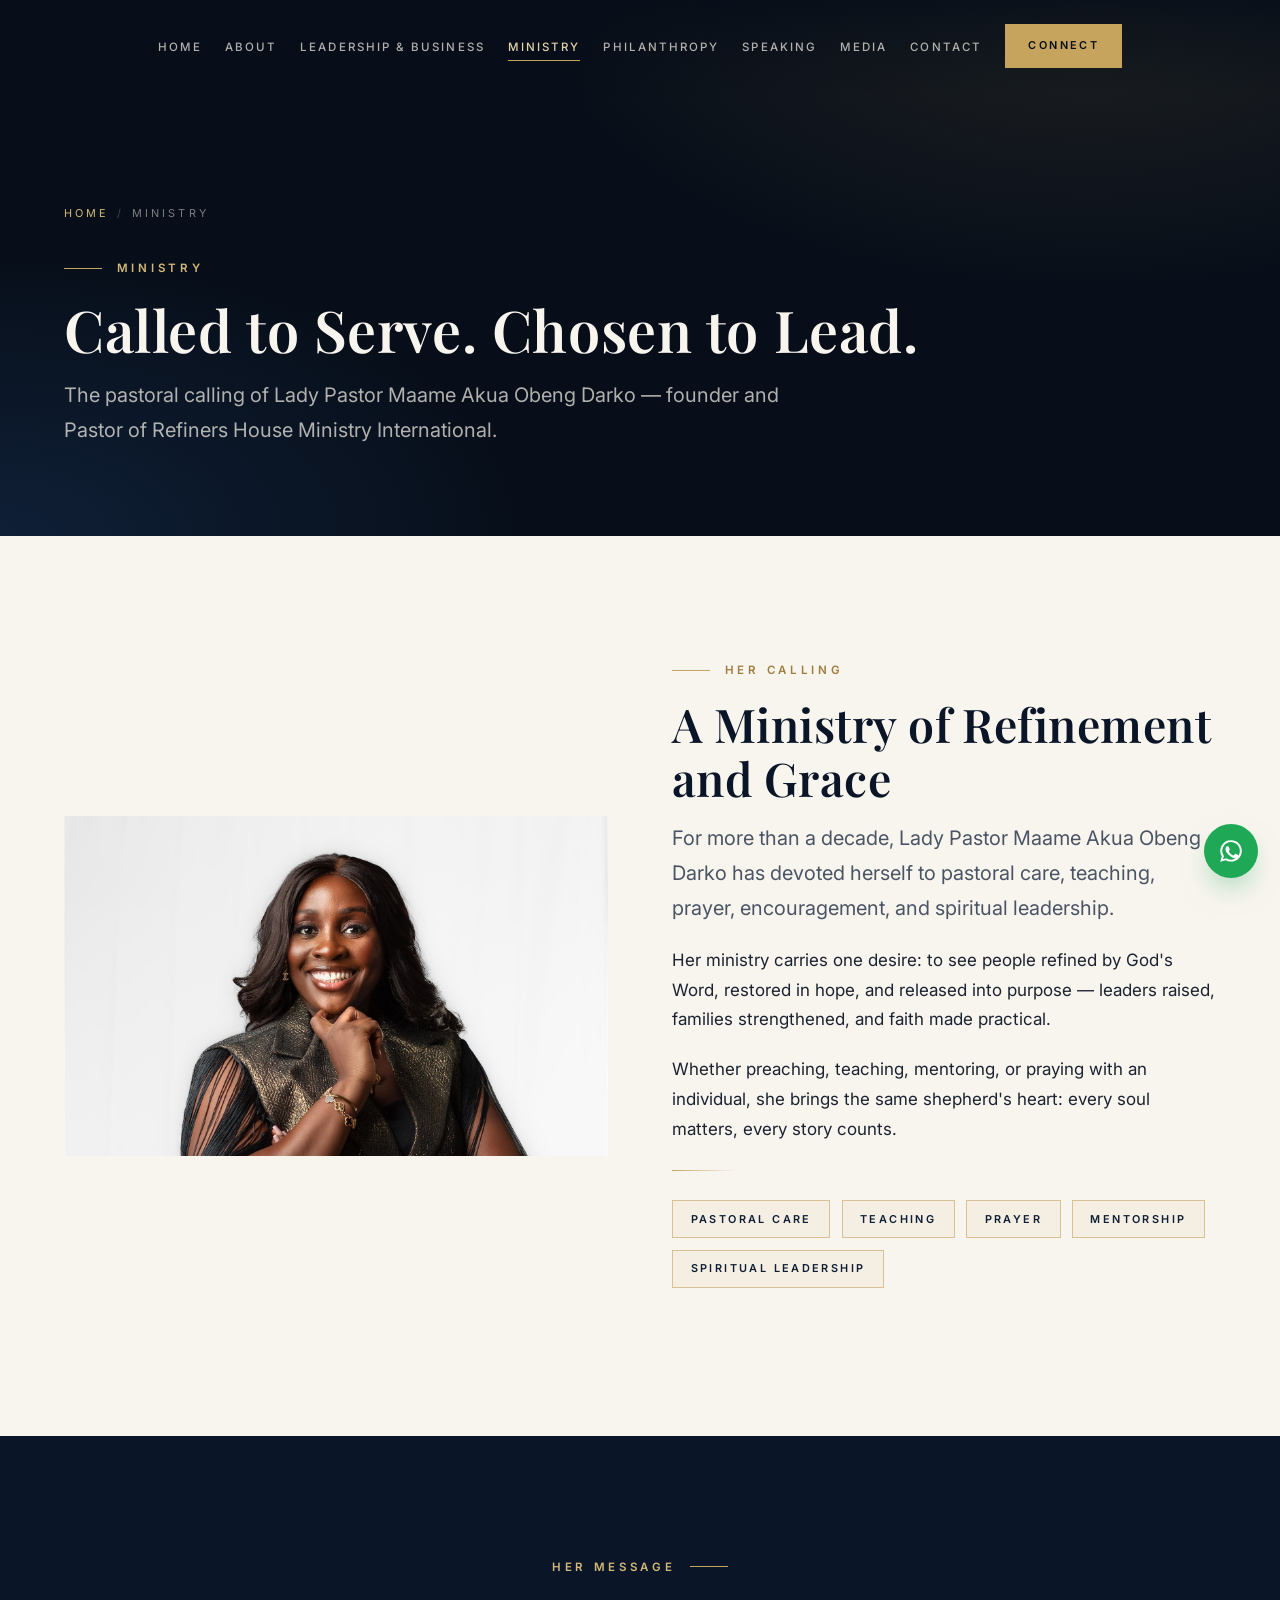
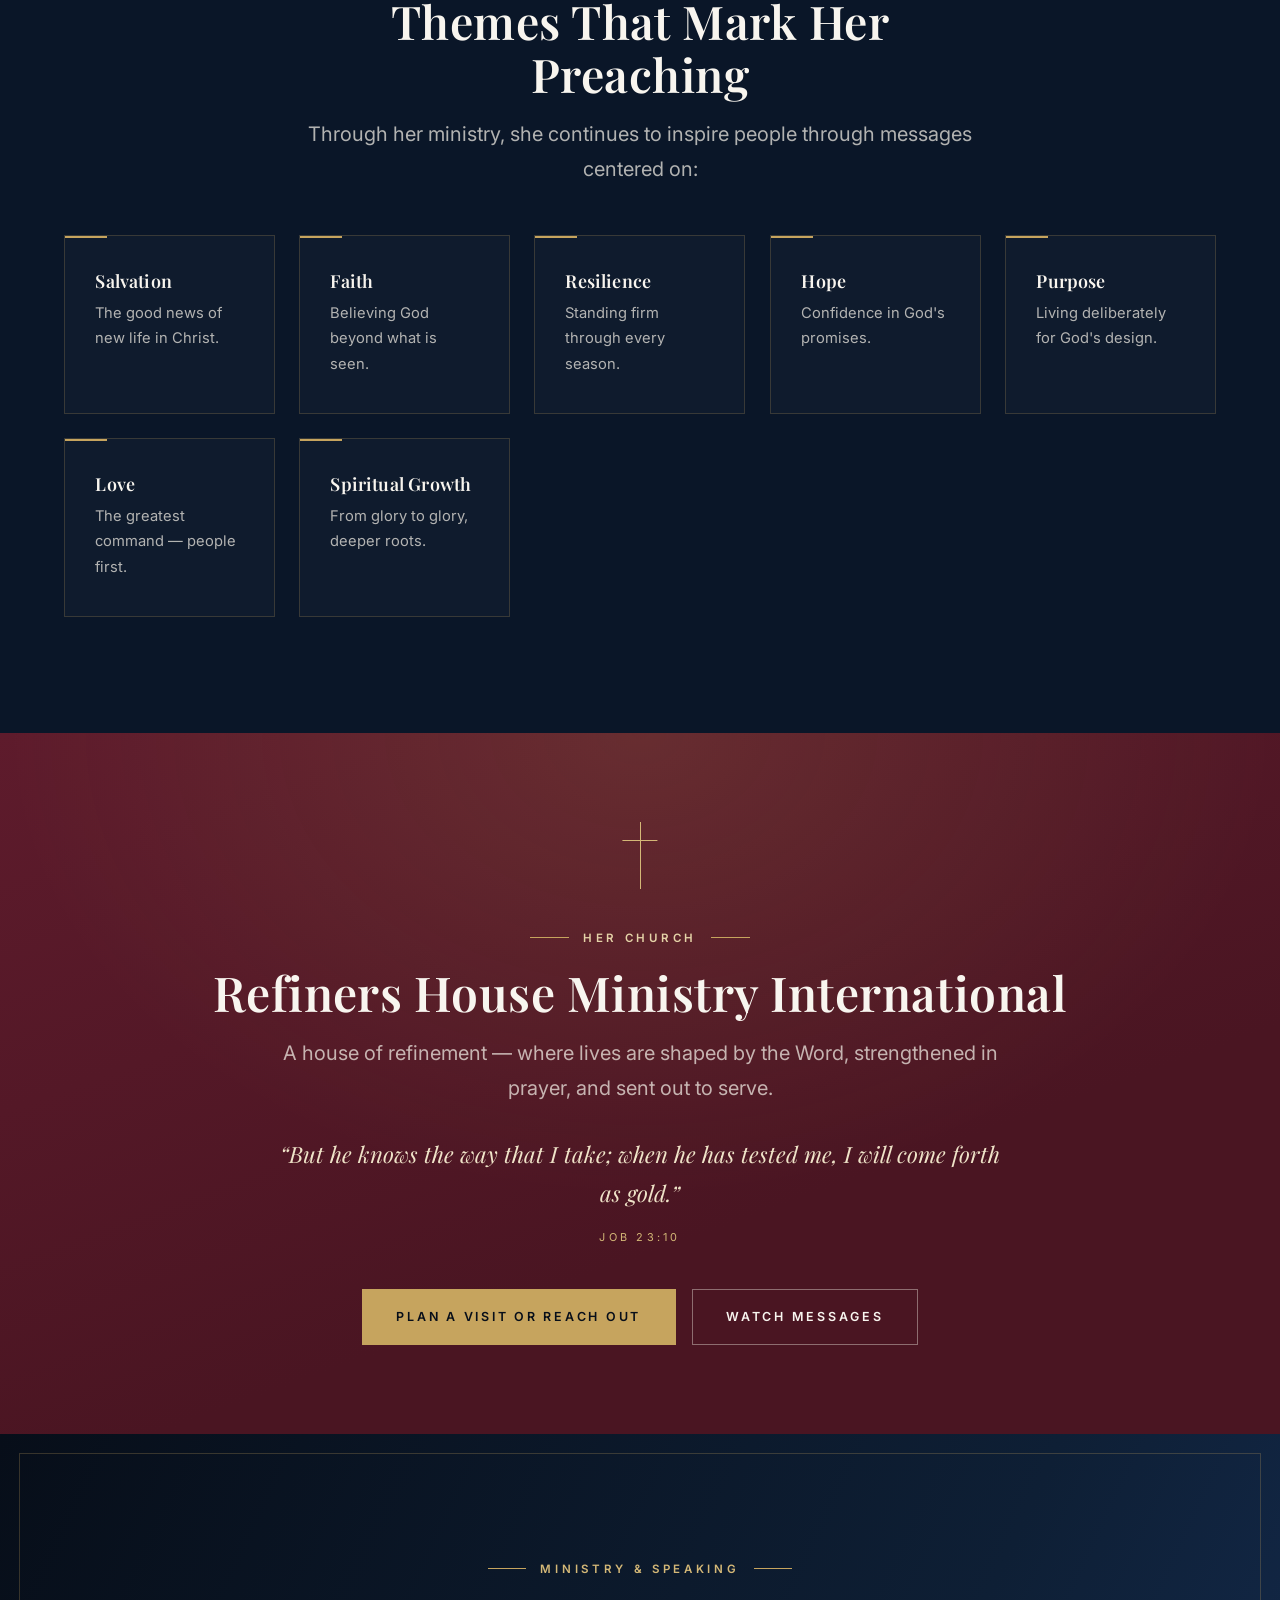
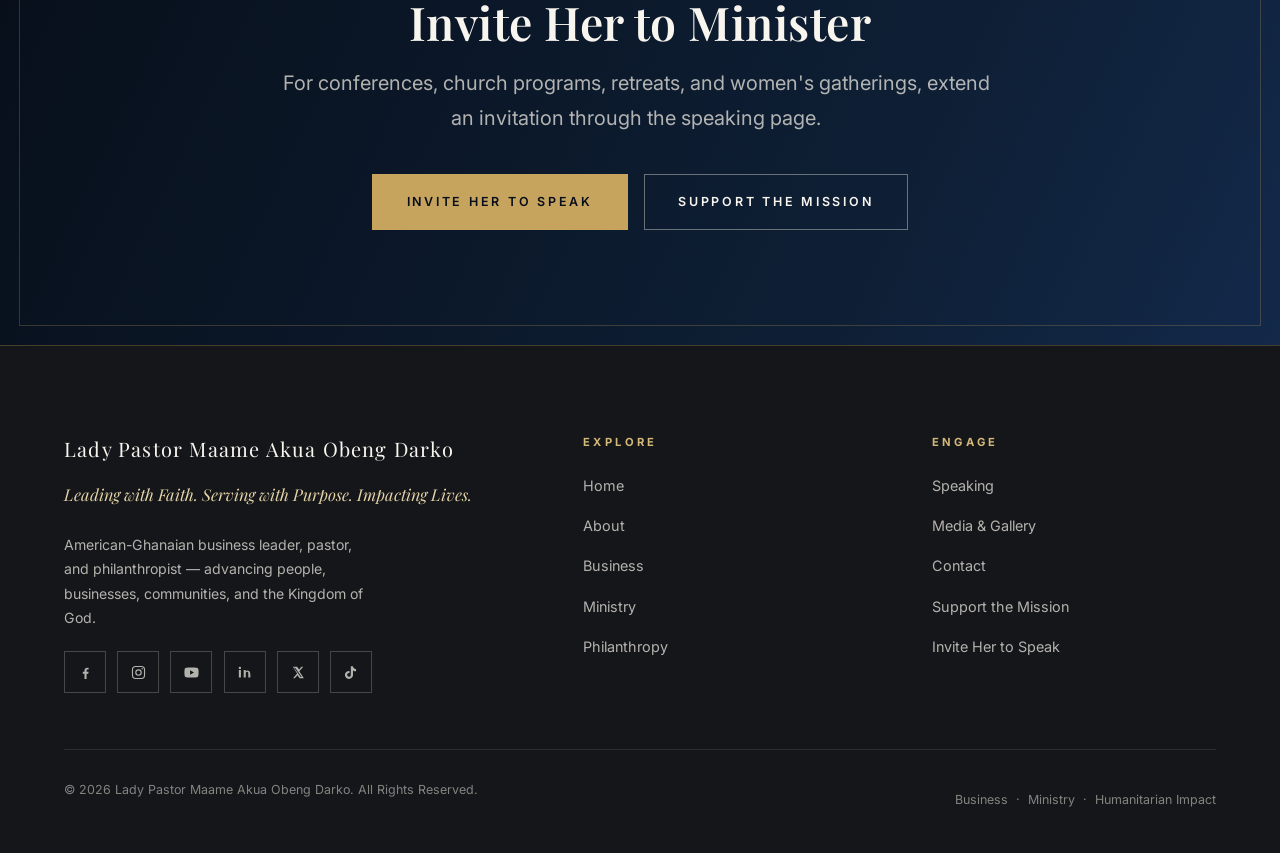
<file: ministry.html>
<!DOCTYPE html>
<html lang="en">
<head>
  <meta charset="UTF-8">
  <meta name="viewport" content="width=device-width, initial-scale=1.0">
  <title>Ministry — Refiners House Ministry International | Maame Akua Obeng Darko</title>
  <meta name="description" content="Called to serve. Chosen to lead. The pastoral ministry of Lady Pastor Maame Akua Obeng Darko — founder and Pastor of Refiners House Ministry International.">
  <meta name="theme-color" content="#4A1522">
  <link rel="canonical" href="https://maameakuaobengdarko.com/ministry.html">

  <meta property="og:type" content="website">
  <meta property="og:title" content="Ministry — Refiners House Ministry International">
  <meta property="og:description" content="Called to serve. Chosen to lead. Pastoral care, teaching, prayer, and spiritual leadership.">
  <meta property="og:url" content="https://maameakuaobengdarko.com/ministry.html">
  <meta property="og:image" content="https://maameakuaobengdarko.com/assets/img/og-image.jpg">

  <link rel="preconnect" href="https://fonts.googleapis.com">
  <link rel="preconnect" href="https://fonts.gstatic.com" crossorigin>
  <link href="https://fonts.googleapis.com/css2?family=Playfair+Display:ital,wght@0,500;0,600;0,700;1,500;1,600&family=Inter:wght@400;500;600;700&display=swap" rel="stylesheet">
  <!-- INLINE:CSS:START (generated by build.sh) - edit assets/css/styles.css, then run: bash build.sh -->
  <style>
/* ============================================================
   LADY PASTOR MAAME AKUA OBENG DARKO — Design System
   Luxury Executive Brand · Ministry · Humanitarian Foundation
   Palette: Deep Navy · Charcoal · Warm Ivory · Gold · Champagne
   ============================================================ */

/* ---------- Tokens ---------- */
:root {
  /* Core palette */
  --navy-900: #070E19;
  --navy-800: #0A1628;
  --navy-700: #0E1F35;
  --navy-600: #13294a;
  --navy-500: #1B3A63;

  --charcoal-900: #14161A;
  --charcoal-700: #23262C;
  --charcoal-500: #3A3F48;

  --ivory: #F8F5EF;
  --ivory-soft: #FCFAF6;
  --ivory-dim: #EFEBE2;
  --sand: #E7DFD0;

  --gold-500: #C6A45E;
  --gold-400: #D4B877;
  --gold-300: #E5D3A8;
  --champagne: #EFE3C8;
  --gold-deep: #9E7E3F;

  --burgundy-800: #4A1522;
  --burgundy-700: #5E1B2C;
  --burgundy-500: #7C2A3C;

  /* Text */
  --ink: #1B2230;
  --ink-soft: #4A5464;
  --ink-mute: #737D8C;
  --on-dark: #F3EFE6;
  --on-dark-soft: rgba(243, 239, 230, 0.72);
  --on-dark-faint: rgba(243, 239, 230, 0.5);

  /* Type */
  --font-display: "Playfair Display", "Cormorant Garamond", Georgia, serif;
  --font-body: "Inter", "Montserrat", "Segoe UI", -apple-system, sans-serif;

  /* Rhythm */
  --section-y: clamp(4.5rem, 9vw, 8.5rem);
  --gutter: clamp(1.25rem, 5vw, 5rem);
  --maxw: 76rem;

  --radius: 2px;
  --radius-lg: 4px;

  --shadow-soft: 0 20px 60px -30px rgba(10, 22, 40, 0.35);
  --shadow-card: 0 24px 70px -32px rgba(10, 22, 40, 0.45);

  --ease: cubic-bezier(0.22, 1, 0.36, 1);

  --nav-h: 92px;
  --nav-h-shrunk: 64px;
}

/* ---------- Reset & Base ---------- */
*, *::before, *::after { box-sizing: border-box; }

html {
  scroll-behavior: smooth;
  -webkit-text-size-adjust: 100%;
  scroll-padding-top: calc(var(--nav-h) + 12px);
  /* Decorative edge frames bleed a few px past the viewport on small
     screens; clip horizontally so no horizontal scrollbar appears.
     `hidden` is the fallback; `clip` avoids creating a scroll container. */
  overflow-x: hidden;
  overflow-x: clip;
}

body {
  margin: 0;
  font-family: var(--font-body);
  font-size: 1.0625rem;
  line-height: 1.75;
  color: var(--ink);
  background: var(--ivory-soft);
  -webkit-font-smoothing: antialiased;
  text-rendering: optimizeLegibility;
}

img { max-width: 100%; display: block; }

h1, h2, h3, h4 {
  font-family: var(--font-display);
  font-weight: 600;
  line-height: 1.15;
  margin: 0 0 1rem;
  color: var(--navy-800);
  letter-spacing: 0.01em;
}

h1 { font-size: clamp(2.4rem, 6vw, 4.2rem); }
h2 { font-size: clamp(1.9rem, 4vw, 2.9rem); }
h3 { font-size: clamp(1.25rem, 2.4vw, 1.6rem); }

p { margin: 0 0 1.25rem; }
p:last-child { margin-bottom: 0; }

a { color: inherit; text-decoration: none; }

::selection { background: var(--gold-500); color: var(--navy-900); }

:focus-visible {
  outline: 2px solid var(--gold-500);
  outline-offset: 3px;
  border-radius: 2px;
}

.skip-link {
  position: absolute;
  left: -999px;
  top: 0;
  background: var(--gold-500);
  color: var(--navy-900);
  padding: 0.7rem 1.2rem;
  font-weight: 600;
  z-index: 300;
}
.skip-link:focus { left: 12px; top: 12px; }

/* ---------- Layout ---------- */
.container {
  width: min(var(--maxw), 100% - 2 * var(--gutter));
  margin-inline: auto;
}

.section { padding-block: var(--section-y); position: relative; }

.section--tight { padding-block: clamp(3rem, 6vw, 5.5rem); }

.section--navy { background: var(--navy-800); color: var(--on-dark); }
.section--navy h2, .section--navy h3 { color: var(--ivory); }
.section--navy .eyebrow { color: var(--gold-400); }

.section--ivory { background: var(--ivory); }
.section--white { background: #ffffff; }

.section--charcoal { background: var(--charcoal-900); color: var(--on-dark); }
.section--charcoal h2, .section--charcoal h3 { color: var(--ivory); }

.grid-2 {
  display: grid;
  grid-template-columns: repeat(2, 1fr);
  gap: clamp(2rem, 5vw, 4.5rem);
  align-items: center;
}

.grid-3 {
  display: grid;
  grid-template-columns: repeat(3, 1fr);
  gap: clamp(1.4rem, 2.5vw, 2rem);
}

.grid-4 {
  display: grid;
  grid-template-columns: repeat(4, 1fr);
  gap: clamp(1.4rem, 2.5vw, 2rem);
}

/* ---------- Eyebrow / Headings with rules ---------- */
.eyebrow {
  display: inline-flex;
  align-items: center;
  gap: 0.9rem;
  font-family: var(--font-body);
  font-size: 0.72rem;
  font-weight: 600;
  letter-spacing: 0.32em;
  text-transform: uppercase;
  color: var(--gold-deep);
  margin: 0 0 1.1rem;
}

.eyebrow::before {
  content: "";
  width: 2.4rem;
  height: 1px;
  background: var(--gold-500);
  flex: none;
}

.eyebrow--center { justify-content: center; }
.eyebrow--center::after {
  content: "";
  width: 2.4rem;
  height: 1px;
  background: var(--gold-500);
}

.gold-rule {
  width: 4rem;
  height: 1px;
  background: linear-gradient(90deg, var(--gold-500), transparent);
  margin: 1.6rem 0;
  border: none;
}

.lead {
  font-size: clamp(1.05rem, 1.6vw, 1.25rem);
  color: var(--ink-soft);
  max-width: 56ch;
}

.section--navy .lead,
.section--charcoal .lead,
.section--burgundy .lead { color: var(--on-dark-soft); }

.center { text-align: center; }
.center .lead { margin-inline: auto; }
.center .eyebrow::before { display: none; }

/* ---------- Buttons ---------- */
.btn {
  display: inline-flex;
  align-items: center;
  justify-content: center;
  gap: 0.6rem;
  padding: 1rem 2.1rem;
  font-family: var(--font-body);
  font-size: 0.78rem;
  font-weight: 600;
  letter-spacing: 0.22em;
  text-transform: uppercase;
  border: 1px solid transparent;
  cursor: pointer;
  transition: all 0.35s var(--ease);
  white-space: nowrap;
}

.btn--gold {
  background: var(--gold-500);
  color: var(--navy-900);
  border-color: var(--gold-500);
}
.btn--gold:hover {
  background: var(--gold-400);
  border-color: var(--gold-400);
  transform: translateY(-2px);
  box-shadow: 0 14px 30px -14px rgba(198, 164, 94, 0.55);
}

.btn--outline {
  background: transparent;
  color: var(--ivory);
  border-color: rgba(243, 239, 230, 0.4);
}
.btn--outline:hover {
  border-color: var(--gold-500);
  color: var(--gold-300);
  transform: translateY(-2px);
}

.btn--outline-dark {
  background: transparent;
  color: var(--navy-800);
  border-color: rgba(10, 22, 40, 0.35);
}
.btn--outline-dark:hover {
  border-color: var(--gold-500);
  color: var(--gold-deep);
  transform: translateY(-2px);
}

.btn--burgundy {
  background: var(--burgundy-700);
  color: var(--champagne);
  border-color: var(--burgundy-700);
}
.btn--burgundy:hover {
  background: var(--burgundy-500);
  border-color: var(--burgundy-500);
  transform: translateY(-2px);
}

.btn--block { width: 100%; }

.btn-row {
  display: flex;
  flex-wrap: wrap;
  gap: 1rem;
  align-items: center;
}

.text-link {
  display: inline-flex;
  align-items: center;
  gap: 0.55rem;
  font-size: 0.8rem;
  font-weight: 600;
  letter-spacing: 0.2em;
  text-transform: uppercase;
  color: var(--gold-deep);
  transition: gap 0.3s var(--ease), color 0.3s var(--ease);
}
.text-link::after { content: "→"; font-size: 0.95em; transition: transform 0.3s var(--ease); }
.text-link:hover { color: var(--navy-800); }
.text-link:hover::after { transform: translateX(4px); }

.section--navy .text-link,
.section--charcoal .text-link { color: var(--gold-400); }
.section--navy .text-link:hover,
.section--charcoal .text-link:hover { color: var(--gold-300); }

/* ---------- Navigation ---------- */
.nav {
  position: fixed;
  inset: 0 0 auto 0;
  z-index: 200;
  height: var(--nav-h);
  display: flex;
  align-items: center;
  background: linear-gradient(180deg, rgba(7, 14, 25, 0.82), rgba(7, 14, 25, 0));
  transition: height 0.4s var(--ease), background 0.4s var(--ease), box-shadow 0.4s var(--ease);
}

.nav.is-scrolled {
  height: var(--nav-h-shrunk);
  background: rgba(7, 14, 25, 0.96);
  backdrop-filter: blur(14px);
  -webkit-backdrop-filter: blur(14px);
  box-shadow: 0 1px 0 rgba(198, 164, 94, 0.25), 0 12px 40px -18px rgba(0, 0, 0, 0.6);
}

.nav__inner {
  width: min(80rem, 100% - 2 * var(--gutter));
  margin-inline: auto;
  display: flex;
  align-items: center;
  justify-content: space-between;
  gap: 2rem;
}

.brand { display: flex; align-items: center; gap: 0.9rem; color: var(--ivory); }

.brand__text { display: flex; flex-direction: column; line-height: 1.25; }

.brand__name {
  font-family: var(--font-display);
  font-size: 0.98rem;
  letter-spacing: 0.06em;
  color: var(--ivory);
  transition: font-size 0.4s var(--ease);
}
.nav.is-scrolled .brand__name { font-size: 0.86rem; }

.nav__links {
  display: flex;
  align-items: center;
  gap: clamp(0.9rem, 1.8vw, 1.7rem);
  list-style: none;
  margin: 0;
  padding: 0;
}

.nav__links a:not(.btn) {
  font-size: 0.72rem;
  font-weight: 500;
  letter-spacing: 0.18em;
  text-transform: uppercase;
  color: var(--on-dark-soft);
  padding: 0.4rem 0;
  position: relative;
  transition: color 0.3s var(--ease);
}

.nav__links a:not(.btn)::after {
  content: "";
  position: absolute;
  left: 0;
  bottom: 0;
  width: 100%;
  height: 1px;
  background: var(--gold-500);
  transform: scaleX(0);
  transform-origin: left;
  transition: transform 0.35s var(--ease);
}

.nav__links a:not(.btn):hover,
.nav__links a[aria-current="page"]:not(.btn) { color: var(--gold-300); }
.nav__links a:not(.btn):hover::after,
.nav__links a[aria-current="page"]:not(.btn)::after { transform: scaleX(1); }

.nav .btn { padding: 0.7rem 1.4rem; font-size: 0.68rem; }

.nav__toggle {
  display: none;
  background: none;
  border: none;
  cursor: pointer;
  padding: 0.6rem;
  z-index: 260;
}

.nav__toggle span {
  display: block;
  width: 26px;
  height: 2px;
  background: var(--ivory);
  margin: 6px 0;
  transition: all 0.35s var(--ease);
}

.nav__toggle.is-open span:nth-child(1) { transform: translateY(8px) rotate(45deg); }
.nav__toggle.is-open span:nth-child(2) { opacity: 0; }
.nav__toggle.is-open span:nth-child(3) { transform: translateY(-8px) rotate(-45deg); }

/* Mobile nav */
@media (max-width: 1023px) {
  .nav__toggle { display: block; }

  .nav__menu {
    position: fixed;
    inset: 0;
    background: linear-gradient(160deg, var(--navy-900), var(--charcoal-900));
    display: flex;
    flex-direction: column;
    justify-content: center;
    align-items: center;
    gap: 0.4rem;
    opacity: 0;
    visibility: hidden;
    transition: opacity 0.4s var(--ease), visibility 0.4s;
    z-index: 240;
  }

  .nav__menu.is-open { opacity: 1; visibility: visible; }

  .nav__menu ul {
    list-style: none;
    margin: 0 0 2rem;
    padding: 0;
    display: flex;
    flex-direction: column;
    align-items: center;
    gap: 0.9rem;
  }

  .nav__menu a:not(.btn) {
    font-family: var(--font-display);
    font-size: 1.5rem;
    letter-spacing: 0.04em;
    color: var(--on-dark);
    text-transform: none;
  }

  .nav__menu a:not(.btn):hover { color: var(--gold-300); }
}

@media (min-width: 1024px) {
  .nav__menu { display: contents; }
  .nav__menu > .nav__links { margin-inline: auto; }
}

/* ---------- Hero (home) ---------- */
.hero {
  position: relative;
  min-height: 100svh;
  display: flex;
  align-items: flex-end;
  background: var(--navy-900);
  overflow: hidden;
  color: var(--on-dark);
}

.hero__photo {
  position: absolute;
  inset: 0;
  background-size: cover;
  background-position: center 22%;
}

/* Placeholder washes until real photography is supplied */
.hero__photo--placeholder {
  background:
    radial-gradient(120% 90% at 78% 18%, rgba(198, 164, 94, 0.16), transparent 55%),
    radial-gradient(90% 70% at 15% 85%, rgba(27, 58, 99, 0.5), transparent 60%),
    linear-gradient(155deg, #0C1B30 0%, #070E19 55%, #0B1220 100%);
}

.hero__scrim {
  position: absolute;
  inset: 0;
  background:
    linear-gradient(180deg, rgba(7, 14, 25, 0.55) 0%, rgba(7, 14, 25, 0.18) 38%, rgba(7, 14, 25, 0.88) 82%, #070E19 100%),
    linear-gradient(100deg, rgba(7, 14, 25, 0.72) 0%, rgba(7, 14, 25, 0.25) 55%, transparent 100%);
}

.hero__frame {
  position: absolute;
  inset: clamp(1rem, 3vw, 2.2rem);
  border: 1px solid rgba(198, 164, 94, 0.28);
  pointer-events: none;
}

.hero__frame::before,
.hero__frame::after {
  content: "";
  position: absolute;
  width: 34px;
  height: 34px;
  border-color: var(--gold-500);
  border-style: solid;
}
.hero__frame::before { top: -1px; left: -1px; border-width: 1px 0 0 1px; }
.hero__frame::after { bottom: -1px; right: -1px; border-width: 0 1px 1px 0; }

.hero__content {
  position: relative;
  z-index: 2;
  width: min(var(--maxw), 100% - 2 * var(--gutter));
  margin: 0 auto;
  padding: calc(var(--nav-h) + 4rem) 0 clamp(4rem, 8vw, 6.5rem);
}

.hero__kicker {
  display: flex;
  align-items: center;
  gap: 1rem;
  font-size: 0.7rem;
  font-weight: 600;
  letter-spacing: 0.34em;
  text-transform: uppercase;
  color: var(--gold-400);
  margin-bottom: 1.6rem;
}
.hero__kicker::before { content: ""; width: 3rem; height: 1px; background: var(--gold-500); }

.hero h1 {
  color: var(--ivory);
  font-size: clamp(2.5rem, 6.4vw, 4.6rem);
  font-weight: 600;
  letter-spacing: 0.015em;
  margin-bottom: 1.4rem;
}

.hero h1 .line { display: block; }

.hero h1 em {
  font-style: italic;
  color: var(--gold-400);
}

.hero__sub {
  max-width: 58ch;
  font-size: clamp(1rem, 1.5vw, 1.2rem);
  color: var(--on-dark-soft);
  margin-bottom: 2.4rem;
}

.hero__sub strong { color: var(--ivory); font-weight: 600; }

.hero__ctas { display: flex; flex-wrap: wrap; gap: 1rem; margin-bottom: 3rem; }

.hero__meta {
  display: flex;
  flex-wrap: wrap;
  gap: clamp(1.2rem, 3vw, 3rem);
  padding-top: 2rem;
  border-top: 1px solid rgba(198, 164, 94, 0.22);
}

.hero__meta div { font-size: 0.8rem; letter-spacing: 0.14em; text-transform: uppercase; color: var(--on-dark-faint); }
.hero__meta strong {
  display: block;
  font-family: var(--font-display);
  font-size: 1.05rem;
  letter-spacing: 0.02em;
  text-transform: none;
  color: var(--gold-300);
  margin-bottom: 0.15rem;
}

.hero__scroll {
  position: absolute;
  right: clamp(1.5rem, 4vw, 3.5rem);
  bottom: 2.6rem;
  z-index: 2;
  writing-mode: vertical-rl;
  font-size: 0.62rem;
  letter-spacing: 0.4em;
  text-transform: uppercase;
  color: var(--on-dark-faint);
  display: flex;
  align-items: center;
  gap: 0.9rem;
}

.hero__scroll::after {
  content: "";
  width: 1px;
  height: 3.4rem;
  background: linear-gradient(180deg, var(--gold-500), transparent);
  animation: scrollPulse 2.6s var(--ease) infinite;
}

@keyframes scrollPulse {
  0%, 100% { transform: scaleY(0.55); opacity: 0.5; transform-origin: top; }
  50% { transform: scaleY(1); opacity: 1; transform-origin: top; }
}

/* ---------- Page hero (interior pages) ---------- */
.page-hero {
  position: relative;
  background: var(--navy-900);
  color: var(--on-dark);
  padding: calc(var(--nav-h) + clamp(4rem, 9vw, 7rem)) 0 clamp(3.4rem, 7vw, 5.5rem);
  overflow: hidden;
}

.page-hero::before {
  content: "";
  position: absolute;
  inset: 0;
  background:
    radial-gradient(80% 100% at 85% 0%, rgba(198, 164, 94, 0.12), transparent 55%),
    radial-gradient(70% 90% at 0% 100%, rgba(27, 58, 99, 0.4), transparent 60%);
}

.page-hero__content { position: relative; z-index: 1; }

.page-hero h1 {
  color: var(--ivory);
  font-size: clamp(2.2rem, 5vw, 3.6rem);
  margin-bottom: 1rem;
}

.page-hero .lead { color: var(--on-dark-soft); }

.crumbs {
  font-size: 0.68rem;
  letter-spacing: 0.28em;
  text-transform: uppercase;
  color: var(--on-dark-faint);
  margin-bottom: 1.6rem;
}
.crumbs a { color: var(--gold-400); }
.crumbs span { margin: 0 0.5rem; color: rgba(243,239,230,0.25); }

/* ---------- Portrait frames ---------- */
.portrait {
  position: relative;
  overflow: hidden;
  background: var(--navy-700);
}

.portrait img {
  width: 100%;
  height: 100%;
  object-fit: cover;
  transition: transform 1.4s var(--ease);
}

.portrait:hover img { transform: scale(1.03); }

.portrait--tall { aspect-ratio: 4 / 5; }
.portrait--portrait { aspect-ratio: 3 / 4; }
.portrait--landscape { aspect-ratio: 16 / 10; }
.portrait--square { aspect-ratio: 1 / 1; }

/* Anchor the crop to the subject's face when a tall photo is
   framed landscape (e.g. ministry page: face sits ~9-29% from top;
   a 16/10 frame shows ~49% of the image height, so keep the anchor
   near the top or the head gets cut off). */
.portrait--face img { object-position: 50% 5%; }

.portrait--navy {
  background:
    radial-gradient(120% 100% at 70% 10%, rgba(198, 164, 94, 0.14), transparent 55%),
    linear-gradient(150deg, var(--navy-600), var(--navy-900));
}

.portrait__placeholder {
  position: absolute;
  inset: 0;
  display: grid;
  place-items: center;
  text-align: center;
  padding: 2rem;
  color: var(--on-dark-faint);
  font-size: 0.72rem;
  letter-spacing: 0.26em;
  text-transform: uppercase;
  line-height: 2;
}

.portrait__placeholder::before {
  content: "";
  position: absolute;
  inset: 1.1rem;
  border: 1px solid rgba(198, 164, 94, 0.3);
}

.portrait__placeholder i {
  font-style: normal;
  font-family: var(--font-display);
  font-size: 1.4rem;
  letter-spacing: 0.1em;
  color: rgba(243, 239, 230, 0.4);
  text-transform: none;
  display: block;
  margin-bottom: 0.6rem;
}

.portrait--offset { margin-bottom: 3.5rem; }

.portrait--offset::after {
  content: "";
  position: absolute;
  z-index: -1;
  inset: 2rem -2rem -2rem 2rem;
  border: 1px solid var(--gold-500);
  opacity: 0.55;
}

.portrait__badge {
  position: absolute;
  left: 0;
  bottom: 0;
  background: var(--gold-500);
  color: var(--navy-900);
  font-size: 0.64rem;
  font-weight: 700;
  letter-spacing: 0.26em;
  text-transform: uppercase;
  padding: 0.8rem 1.4rem;
}

/* ---------- Intro / About split ---------- */
.stats-row {
  display: grid;
  grid-template-columns: repeat(4, 1fr);
  gap: 1px;
  background: rgba(198, 164, 94, 0.25);
  border: 1px solid rgba(198, 164, 94, 0.25);
  margin-top: clamp(2.5rem, 5vw, 4.5rem);
}

.stats-row > div {
  background: var(--navy-800);
  padding: 1.6rem 1.2rem;
  text-align: center;
}

.stats-row b {
  display: block;
  font-family: var(--font-display);
  font-size: clamp(1.3rem, 2.4vw, 1.9rem);
  color: var(--gold-400);
  font-weight: 600;
}

.stats-row span {
  font-size: 0.66rem;
  letter-spacing: 0.22em;
  text-transform: uppercase;
  color: var(--on-dark-faint);
}

/* ---------- Value / Pillar cards ---------- */
.pillars {
  display: grid;
  grid-template-columns: repeat(auto-fit, minmax(15rem, 1fr));
  gap: 1.5rem;
}

.pillar {
  background: rgba(255, 255, 255, 0.025);
  border: 1px solid rgba(198, 164, 94, 0.22);
  padding: 2.2rem 1.9rem;
  transition: all 0.4s var(--ease);
  position: relative;
}

.pillar::before {
  content: "";
  position: absolute;
  top: 0;
  left: 0;
  width: 2.6rem;
  height: 2px;
  background: var(--gold-500);
  transition: width 0.4s var(--ease);
}

.pillar:hover { background: rgba(255, 255, 255, 0.045); transform: translateY(-4px); }
.pillar:hover::before { width: 100%; }

.pillar h3 {
  color: var(--ivory);
  font-size: 1.12rem;
  margin-bottom: 0.55rem;
}

.pillar p { font-size: 0.92rem; color: var(--on-dark-soft); margin: 0; }

/* ---------- Business cards ---------- */
.biz-grid {
  display: grid;
  grid-template-columns: repeat(3, 1fr);
  gap: 1.6rem;
}

.biz-card {
  position: relative;
  background: #ffffff;
  border: 1px solid rgba(10, 22, 40, 0.08);
  padding: 2.6rem 2.2rem;
  transition: all 0.45s var(--ease);
  overflow: hidden;
}

.biz-card::after {
  content: "";
  position: absolute;
  inset: auto 0 0 0;
  height: 3px;
  background: linear-gradient(90deg, var(--gold-500), var(--champagne));
  transform: scaleX(0);
  transform-origin: left;
  transition: transform 0.5s var(--ease);
}

.biz-card:hover { transform: translateY(-6px); box-shadow: var(--shadow-card); }
.biz-card:hover::after { transform: scaleX(1); }

.biz-card__photo {
  margin: -2.6rem -2.2rem 1.6rem;
  width: calc(100% + 4.4rem);
  height: 11rem;
  object-fit: cover;
}

.biz-card__num {
  font-family: var(--font-display);
  font-size: 0.95rem;
  color: var(--gold-500);
  letter-spacing: 0.12em;
  margin-bottom: 1.4rem;
  display: block;
}

.biz-card h3 { font-size: 1.45rem; margin-bottom: 0.7rem; }

.biz-card p { font-size: 0.95rem; color: var(--ink-soft); margin: 0; }

.biz-card__icon {
  width: 52px;
  height: 52px;
  border: 1px solid rgba(198, 164, 94, 0.5);
  display: grid;
  place-items: center;
  color: var(--gold-deep);
  margin-bottom: 1.6rem;
  transition: all 0.4s var(--ease);
}

.biz-card:hover .biz-card__icon {
  background: var(--gold-500);
  color: var(--navy-900);
  border-color: var(--gold-500);
}

.biz-card__icon svg { width: 24px; height: 24px; }

.biz-card__logo {
  height: 52px;
  width: auto;
  max-width: 9rem;
  object-fit: contain;
}

.biz-card__logo--round { border-radius: 50%; }

.biz-card:hover .biz-card__logo { transform: scale(1.06); }

/* ---------- Icon list ---------- */
.icon-list { list-style: none; margin: 0; padding: 0; display: grid; gap: 0.85rem; }

.icon-list li {
  display: flex;
  gap: 0.9rem;
  align-items: baseline;
  font-size: 0.98rem;
  color: var(--ink-soft);
}

.icon-list li::before {
  content: "";
  flex: none;
  width: 7px;
  height: 7px;
  transform: rotate(45deg);
  background: var(--gold-500);
  margin-top: 0.35rem;
}

.icon-list--light li { color: var(--on-dark-soft); }

/* ---------- Quote blocks ---------- */
.quote-band {
  position: relative;
  background:
    radial-gradient(70% 90% at 50% 0%, rgba(198, 164, 94, 0.1), transparent 60%),
    var(--charcoal-900);
  color: var(--on-dark);
  text-align: center;
}

.quote-band__mark {
  font-family: var(--font-display);
  font-size: 5rem;
  line-height: 0.6;
  color: var(--gold-500);
  display: block;
  margin-bottom: 1.6rem;
}

.quote-band blockquote {
  margin: 0 auto 2.6rem;
  max-width: 60rem;
  font-family: var(--font-display);
  font-size: clamp(1.5rem, 3.4vw, 2.5rem);
  line-height: 1.45;
  font-weight: 500;
  color: var(--ivory);
}

.quote-band blockquote em { color: var(--gold-400); font-style: italic; }

.quote-band cite {
  display: block;
  font-family: var(--font-body);
  font-style: normal;
  font-size: 0.72rem;
  letter-spacing: 0.3em;
  text-transform: uppercase;
  color: var(--on-dark-faint);
}

.quote-band cite b { color: var(--gold-400); font-weight: 600; }

/* Principles row */
.principles {
  display: grid;
  grid-template-columns: repeat(4, 1fr);
  gap: 1px;
  background: rgba(198, 164, 94, 0.22);
  border-block: 1px solid rgba(198, 164, 94, 0.22);
  margin-top: clamp(3rem, 6vw, 5rem);
  text-align: center;
}

.principles > div {
  background: var(--charcoal-900);
  padding: 2.4rem 1.4rem;
}

.principles h3 {
  color: var(--gold-400);
  font-size: 1rem;
  letter-spacing: 0.28em;
  text-transform: uppercase;
  font-family: var(--font-body);
  font-weight: 700;
  margin-bottom: 0.7rem;
}

.principles p { font-size: 0.88rem; color: var(--on-dark-soft); margin: 0; }

/* ---------- Ministry accents ---------- */
.section--burgundy { background: var(--burgundy-800); color: var(--on-dark); }
.section--burgundy h2, .section--burgundy h3 { color: var(--ivory); }

.ministry-banner {
  position: relative;
  overflow: hidden;
  padding: clamp(3.5rem, 7vw, 6rem) 0;
  background:
    radial-gradient(90% 120% at 50% 0%, rgba(198, 164, 94, 0.14), transparent 55%),
    linear-gradient(160deg, var(--burgundy-700), var(--burgundy-800) 65%);
  color: var(--on-dark);
  text-align: center;
}

.ministry-banner h2 { color: var(--ivory); font-size: clamp(1.9rem, 4vw, 3rem); }

.ministry-banner .cross {
  width: 1px;
  height: 4.2rem;
  margin: 0 auto 1.8rem;
  background: var(--gold-400);
  position: relative;
}
.ministry-banner .cross::before {
  content: "";
  position: absolute;
  top: 1.1rem;
  left: 50%;
  transform: translateX(-50%);
  width: 2.2rem;
  height: 1px;
  background: var(--gold-400);
}

.verse {
  font-family: var(--font-display);
  font-style: italic;
  font-size: clamp(1.1rem, 2vw, 1.4rem);
  color: var(--champagne);
  max-width: 46rem;
  margin: 1.8rem auto 0;
}

.verse span {
  display: block;
  margin-top: 0.9rem;
  font-family: var(--font-body);
  font-style: normal;
  font-size: 0.68rem;
  letter-spacing: 0.3em;
  text-transform: uppercase;
  color: var(--gold-400);
}

/* ---------- Foundation values strip ---------- */
.values-strip {
  display: flex;
  flex-wrap: wrap;
  justify-content: center;
  gap: 0;
  border-block: 1px solid rgba(198, 164, 94, 0.3);
  margin: clamp(2.5rem, 5vw, 4rem) 0;
}

.values-strip span {
  font-size: 0.78rem;
  font-weight: 600;
  letter-spacing: 0.3em;
  text-transform: uppercase;
  color: var(--gold-300);
  padding: 1.1rem clamp(1.2rem, 3vw, 2.6rem);
  position: relative;
}

.values-strip span + span::before {
  content: "";
  position: absolute;
  left: 0;
  top: 50%;
  transform: translateY(-50%);
  width: 1px;
  height: 1.2rem;
  background: rgba(198, 164, 94, 0.4);
}

/* Donate band */
.donate-band {
  background: linear-gradient(120deg, var(--navy-800), var(--navy-700));
  border: 1px solid rgba(198, 164, 94, 0.3);
  padding: clamp(2.4rem, 5vw, 4rem);
  display: grid;
  grid-template-columns: 1.5fr 1fr;
  gap: 2.5rem;
  align-items: center;
  color: var(--on-dark);
}

.donate-band h2 { color: var(--ivory); margin-bottom: 0.6rem; }
.donate-band p { color: var(--on-dark-soft); margin: 0; }
.donate-band .btn-row { justify-content: flex-end; }

/* ---------- Personal / family chips ---------- */
.roles {
  display: flex;
  flex-wrap: wrap;
  gap: 0.7rem;
  margin: 1.8rem 0 2rem;
}

.roles span {
  font-size: 0.68rem;
  font-weight: 600;
  letter-spacing: 0.22em;
  text-transform: uppercase;
  color: var(--navy-700);
  border: 1px solid rgba(198, 164, 94, 0.6);
  background: rgba(198, 164, 94, 0.08);
  padding: 0.55rem 1.1rem;
}

/* ---------- Speaking themes ---------- */
.themes { display: flex; flex-wrap: wrap; gap: 0.8rem; }

.themes span {
  font-size: 0.74rem;
  letter-spacing: 0.18em;
  text-transform: uppercase;
  color: var(--on-dark-soft);
  border: 1px solid rgba(243, 239, 230, 0.18);
  padding: 0.6rem 1.2rem;
  transition: all 0.35s var(--ease);
}

.themes span:hover { border-color: var(--gold-500); color: var(--gold-300); }

/* ---------- Forms ---------- */
.form-wrap {
  background: #ffffff;
  border: 1px solid rgba(10, 22, 40, 0.08);
  box-shadow: var(--shadow-soft);
  padding: clamp(2rem, 4.5vw, 3.6rem);
}

.form-grid {
  display: grid;
  grid-template-columns: 1fr 1fr;
  gap: 1.4rem 1.6rem;
}

.field { display: flex; flex-direction: column; gap: 0.45rem; }
.field--full { grid-column: 1 / -1; }

.field label {
  font-size: 0.68rem;
  font-weight: 700;
  letter-spacing: 0.22em;
  text-transform: uppercase;
  color: var(--navy-700);
}

.field input,
.field select,
.field textarea {
  font-family: var(--font-body);
  font-size: 0.98rem;
  color: var(--ink);
  background: var(--ivory-soft);
  border: 1px solid rgba(10, 22, 40, 0.16);
  padding: 0.95rem 1.05rem;
  transition: border-color 0.3s var(--ease), box-shadow 0.3s var(--ease);
  width: 100%;
  border-radius: 0;
  appearance: none;
}

.field select {
  background-image: url("data:image/svg+xml,%3Csvg xmlns='http://www.w3.org/2000/svg' width='12' height='8' viewBox='0 0 12 8'%3E%3Cpath d='M1 1l5 5 5-5' fill='none' stroke='%239E7E3F' stroke-width='1.5'/%3E%3C/svg%3E");
  background-repeat: no-repeat;
  background-position: right 1rem center;
  padding-right: 2.6rem;
}

.field textarea { resize: vertical; min-height: 9rem; }

.field input:focus,
.field select:focus,
.field textarea:focus {
  outline: none;
  border-color: var(--gold-500);
  box-shadow: 0 0 0 3px rgba(198, 164, 94, 0.18);
}

.field .hint { font-size: 0.78rem; color: var(--ink-mute); }

.form-note {
  grid-column: 1 / -1;
  font-size: 0.82rem;
  color: var(--ink-mute);
  display: flex;
  gap: 0.5rem;
  align-items: baseline;
}

.form-success {
  display: none;
  grid-column: 1 / -1;
  border: 1px solid var(--gold-500);
  background: rgba(198, 164, 94, 0.1);
  color: var(--navy-800);
  padding: 1.1rem 1.3rem;
  font-size: 0.92rem;
}

.form-success.is-visible { display: block; }

/* ---------- Gallery ---------- */
.gallery-filters {
  display: flex;
  flex-wrap: wrap;
  gap: 0.7rem;
  margin-bottom: 2.6rem;
}

.gallery-filters button {
  font-family: var(--font-body);
  font-size: 0.7rem;
  font-weight: 600;
  letter-spacing: 0.2em;
  text-transform: uppercase;
  background: transparent;
  color: var(--ink-soft);
  border: 1px solid rgba(10, 22, 40, 0.18);
  padding: 0.6rem 1.3rem;
  cursor: pointer;
  transition: all 0.3s var(--ease);
}

.gallery-filters button:hover { border-color: var(--gold-500); color: var(--gold-deep); }

.gallery-filters button.is-active {
  background: var(--navy-800);
  border-color: var(--navy-800);
  color: var(--gold-300);
}

.masonry {
  columns: 3;
  column-gap: 1.4rem;
}

.masonry .g-item {
  break-inside: avoid;
  margin-bottom: 1.4rem;
  position: relative;
  overflow: hidden;
  cursor: pointer;
}

.masonry .g-item img {
  width: 100%;
  transition: transform 0.9s var(--ease);
}

.masonry .g-item:hover img { transform: scale(1.05); }

.g-item__cap {
  position: absolute;
  inset: auto 0 0 0;
  padding: 2.6rem 1.2rem 1rem;
  background: linear-gradient(180deg, transparent, rgba(7, 14, 25, 0.85));
  color: var(--ivory);
  font-size: 0.68rem;
  letter-spacing: 0.2em;
  text-transform: uppercase;
  opacity: 0;
  transform: translateY(8px);
  transition: all 0.45s var(--ease);
}

.masonry .g-item:hover .g-item__cap { opacity: 1; transform: translateY(0); }

.g-item__cap b {
  display: block;
  font-family: var(--font-display);
  font-size: 1.05rem;
  letter-spacing: 0.02em;
  text-transform: none;
  margin-top: 0.2rem;
}

.g-item--video { position: relative; }
.g-item--video::after {
  content: "";
  position: absolute;
  inset: 0;
  background: radial-gradient(60% 60% at 50% 50%, rgba(198,164,94,0.25), transparent 70%), rgba(7,14,25,0.25);
  pointer-events: none;
}

.g-item__play {
  position: absolute;
  top: 50%;
  left: 50%;
  transform: translate(-50%, -50%);
  width: 64px;
  height: 64px;
  border: 1px solid var(--gold-400);
  border-radius: 50%;
  display: grid;
  place-items: center;
  z-index: 2;
  background: rgba(7, 14, 25, 0.5);
  color: var(--gold-300);
  transition: all 0.4s var(--ease);
}

.g-item--video:hover .g-item__play { background: var(--gold-500); color: var(--navy-900); }

.g-item__play svg { width: 18px; height: 18px; margin-left: 3px; }

/* Video embeds */
.video-embed {
  position: relative;
  aspect-ratio: 16 / 9;
  background: var(--navy-900);
  overflow: hidden;
}

.video-embed iframe {
  position: absolute;
  inset: 0;
  width: 100%;
  height: 100%;
  border: 0;
}

.video-grid {
  display: grid;
  grid-template-columns: repeat(auto-fit, minmax(20rem, 1fr));
  gap: 1.6rem;
}

.video-card h3 { font-size: 1.05rem; margin: 1.1rem 0 0.2rem; }
.video-card p { font-size: 0.85rem; color: var(--ink-mute); }

/* Lightbox */
.lightbox {
  position: fixed;
  inset: 0;
  z-index: 400;
  background: rgba(7, 14, 25, 0.94);
  display: none;
  align-items: center;
  justify-content: center;
  padding: 2.5rem;
}

.lightbox.is-open { display: flex; }

.lightbox img { max-height: 86vh; max-width: min(64rem, 100%); border: 1px solid rgba(198,164,94,0.4); }

.lightbox__close {
  position: absolute;
  top: 1.4rem;
  right: 1.6rem;
  background: none;
  border: 1px solid rgba(243,239,230,0.35);
  color: var(--ivory);
  width: 44px;
  height: 44px;
  font-size: 1.3rem;
  cursor: pointer;
  transition: all 0.3s var(--ease);
}

.lightbox__close:hover { border-color: var(--gold-500); color: var(--gold-300); }

/* ---------- Testimonials ---------- */
.testi-grid {
  display: grid;
  grid-template-columns: repeat(3, 1fr);
  gap: 1.6rem;
}

.testi {
  background: rgba(255, 255, 255, 0.03);
  border: 1px solid rgba(198, 164, 94, 0.22);
  padding: 2.4rem 2rem;
  position: relative;
}

.testi__mark {
  font-family: var(--font-display);
  font-size: 2.6rem;
  line-height: 1;
  color: var(--gold-500);
  opacity: 0.65;
  display: block;
  margin-bottom: 1rem;
}

.testi p {
  font-size: 0.95rem;
  color: var(--on-dark-soft);
  font-style: italic;
}

.testi__who {
  margin-top: 1.4rem;
  padding-top: 1.2rem;
  border-top: 1px solid rgba(198, 164, 94, 0.2);
}

.testi__who b {
  display: block;
  font-size: 0.88rem;
  color: var(--gold-300);
  letter-spacing: 0.06em;
}

.testi__who span {
  font-size: 0.68rem;
  letter-spacing: 0.22em;
  text-transform: uppercase;
  color: var(--on-dark-faint);
}

.testi--placeholder { border-style: dashed; }
.testi__pending {
  display: inline-block;
  margin-top: 1rem;
  font-size: 0.62rem;
  letter-spacing: 0.24em;
  text-transform: uppercase;
  color: var(--gold-400);
  border: 1px dashed rgba(198,164,94,0.5);
  padding: 0.4rem 0.8rem;
}

/* ---------- CTA band ---------- */
.cta-band {
  background: linear-gradient(115deg, var(--navy-900) 0%, var(--navy-700) 70%, var(--navy-600) 100%);
  color: var(--on-dark);
  text-align: center;
  position: relative;
  overflow: hidden;
}

.cta-band::before {
  content: "";
  position: absolute;
  inset: 1.2rem;
  border: 1px solid rgba(198, 164, 94, 0.25);
  pointer-events: none;
}

.cta-band__inner { position: relative; max-width: 46rem; margin-inline: auto; }

/* ---------- Footer ---------- */
.footer {
  background: var(--charcoal-900);
  color: var(--on-dark-soft);
  padding: clamp(4rem, 7vw, 6rem) 0 2rem;
  border-top: 1px solid rgba(198, 164, 94, 0.28);
}

.footer__grid {
  display: grid;
  grid-template-columns: 1.6fr 1fr 1fr;
  gap: clamp(2.5rem, 5vw, 5rem);
  margin-bottom: 3.5rem;
}

.footer__brand .brand__name { font-size: 1.25rem; }

.footer__slogan {
  font-family: var(--font-display);
  font-style: italic;
  font-size: 1.02rem;
  color: var(--gold-300);
  margin: 1.2rem 0 1.5rem;
}

.footer h4 {
  font-family: var(--font-body);
  font-size: 0.7rem;
  font-weight: 700;
  letter-spacing: 0.3em;
  text-transform: uppercase;
  color: var(--gold-400);
  margin-bottom: 1.4rem;
}

.footer__links { list-style: none; margin: 0; padding: 0; display: grid; gap: 0.65rem; }

.footer__links a {
  font-size: 0.9rem;
  color: var(--on-dark-soft);
  transition: color 0.3s var(--ease), padding-left 0.3s var(--ease);
}

.footer__links a:hover { color: var(--gold-300); padding-left: 6px; }

.footer__note { font-size: 0.88rem; max-width: 34ch; }

.footer__bottom {
  border-top: 1px solid rgba(243, 239, 230, 0.1);
  padding-top: 1.8rem;
  display: flex;
  flex-wrap: wrap;
  gap: 1rem;
  align-items: center;
  justify-content: space-between;
  font-size: 0.78rem;
  color: var(--on-dark-faint);
}

/* Social icons */
.socials { display: flex; gap: 0.7rem; }

.socials a {
  width: 42px;
  height: 42px;
  display: grid;
  place-items: center;
  border: 1px solid rgba(243, 239, 230, 0.22);
  color: var(--on-dark-soft);
  transition: all 0.35s var(--ease);
}

.socials a:hover {
  border-color: var(--gold-500);
  color: var(--gold-300);
  transform: translateY(-3px);
}

.socials svg { width: 17px; height: 17px; }

/* WhatsApp float */
.wa-float {
  position: fixed;
  right: 1.4rem;
  bottom: 1.4rem;
  z-index: 150;
  width: 54px;
  height: 54px;
  border-radius: 50%;
  background: #1FA855;
  display: grid;
  place-items: center;
  color: #fff;
  box-shadow: 0 14px 30px -10px rgba(31, 168, 85, 0.55);
  transition: transform 0.35s var(--ease);
}

.wa-float:hover { transform: translateY(-4px) scale(1.04); }
.wa-float svg { width: 26px; height: 26px; }

/* ---------- Reveal animations ---------- */
.reveal {
  opacity: 0;
  transform: translateY(28px);
  transition: opacity 0.9s var(--ease), transform 0.9s var(--ease);
  transition-delay: var(--d, 0s);
  will-change: opacity, transform;
}

.reveal--left { transform: translateX(-32px); }
.reveal--right { transform: translateX(32px); }
.reveal--zoom { transform: scale(0.96); }

.reveal.is-visible { opacity: 1; transform: none; }

@media (prefers-reduced-motion: reduce) {
  html { scroll-behavior: auto; }
  .reveal { opacity: 1; transform: none; transition: none; }
  .hero__scroll::after { animation: none; }
  * { transition-duration: 0.01ms !important; animation-duration: 0.01ms !important; }
}

/* Parallax wrapper */
.parallax-bg {
  position: absolute;
  inset: -12% 0;
  background-size: cover;
  background-position: center;
  will-change: transform;
}

.has-parallax { position: relative; overflow: hidden; }

/* ---------- Responsive ---------- */
@media (max-width: 1023px) {
  .grid-2 { grid-template-columns: 1fr; gap: 3rem; }
  .grid-2--rev .grid-2__media { order: -1; }
  .biz-grid { grid-template-columns: repeat(2, 1fr); }
  .testi-grid { grid-template-columns: repeat(2, 1fr); }
  .principles { grid-template-columns: repeat(2, 1fr); }
  .masonry { columns: 2; }
  .donate-band { grid-template-columns: 1fr; }
  .donate-band .btn-row { justify-content: flex-start; }
  .footer__grid { grid-template-columns: 1fr 1fr; }
}

@media (max-width: 640px) {
  body { font-size: 1rem; }
  .biz-grid { grid-template-columns: 1fr; }
  .testi-grid { grid-template-columns: 1fr; }
  .principles { grid-template-columns: 1fr; }
  .masonry { columns: 1; }
  .form-grid { grid-template-columns: 1fr; }
  .stats-row { grid-template-columns: repeat(2, 1fr); }
  .footer__grid { grid-template-columns: 1fr; gap: 2.4rem; }
  .hero__meta { gap: 1.2rem 2rem; }
  .hero__scroll { display: none; }
  .portrait--offset::after { display: none; }
}

/* ---------- Print-friendly ---------- */
@media print {
  .nav, .wa-float, .hero__scroll, .lightbox { display: none !important; }
  .hero { min-height: auto; }
}
  </style>
  <!-- INLINE:CSS:END -->
</head>
<body>
  <a class="skip-link" href="#main">Skip to content</a>

  <header class="nav" id="top">
    <div class="nav__inner">

      <button class="nav__toggle" aria-label="Toggle navigation menu" aria-expanded="false" aria-controls="nav-menu">
        <span></span><span></span><span></span>
      </button>

      <nav class="nav__menu" id="nav-menu" aria-label="Primary">
        <ul class="nav__links">
          <li><a href="index.html">Home</a></li>
          <li><a href="about.html">About</a></li>
          <li><a href="leadership-business.html">Leadership &amp; Business</a></li>
          <li><a href="ministry.html">Ministry</a></li>
          <li><a href="philanthropy.html">Philanthropy</a></li>
          <li><a href="speaking.html">Speaking</a></li>
          <li><a href="media.html">Media</a></li>
          <li><a href="contact.html">Contact</a></li>
          <li><a class="btn btn--gold" href="contact.html">Connect</a></li>
        </ul>
      </nav>
    </div>
  </header>

  <main id="main">

    <!-- ================= PAGE HERO ================= -->
    <section class="page-hero">
      <div class="container page-hero__content">
        <p class="crumbs"><a href="index.html">Home</a><span>/</span>Ministry</p>
        <p class="eyebrow" style="color:var(--gold-400)">Ministry</p>
        <h1>Called to Serve. Chosen to Lead.</h1>
        <p class="lead">
          The pastoral calling of Lady Pastor Maame Akua Obeng Darko — founder and Pastor of
          Refiners House Ministry International.
        </p>
      </div>
    </section>

    <!-- ================= CALLING SPLIT ================= -->
    <section class="section section--ivory">
      <div class="container">
        <div class="grid-2">
          <div class="grid-2__media reveal reveal--left">
            <figure class="portrait portrait--landscape portrait--face portrait--offset portrait--navy" style="margin:0">
              <img src="assets/img/maame-ministry.jpg" alt="Lady Pastor Maame Akua Obeng Darko — Pastor of Refiners House Ministry International" width="1600" height="2049" loading="eager">
            </figure>
          </div>

          <div class="reveal reveal--right">
            <p class="eyebrow">Her Calling</p>
            <h2>A Ministry of Refinement and Grace</h2>
            <p class="lead">
              For more than a decade, Lady Pastor Maame Akua Obeng Darko has devoted herself to pastoral
              care, teaching, prayer, encouragement, and spiritual leadership.
            </p>
            <p>
              Her ministry carries one desire: to see people refined by God's Word, restored in hope, and
              released into purpose — leaders raised, families strengthened, and faith made practical.
            </p>
            <p>
              Whether preaching, teaching, mentoring, or praying with an individual, she brings the same
              shepherd's heart: every soul matters, every story counts.
            </p>
            <hr class="gold-rule">
            <div class="roles">
              <span>Pastoral Care</span><span>Teaching</span><span>Prayer</span>
              <span>Mentorship</span><span>Spiritual Leadership</span>
            </div>
          </div>
        </div>
      </div>
    </section>

    <!-- ================= MESSAGE THEMES ================= -->
    <section class="section section--navy">
      <div class="container">
        <div class="center" style="max-width:44rem;margin:0 auto 3rem">
          <p class="eyebrow eyebrow--center">Her Message</p>
          <h2>Themes That Mark Her Preaching</h2>
          <p class="lead">
            Through her ministry, she continues to inspire people through messages centered on:
          </p>
        </div>

        <div class="pillars" style="grid-template-columns:repeat(auto-fit,minmax(13rem,1fr))">
          <article class="pillar reveal" style="--d:.05s"><h3>Salvation</h3><p>The good news of new life in Christ.</p></article>
          <article class="pillar reveal" style="--d:.10s"><h3>Faith</h3><p>Believing God beyond what is seen.</p></article>
          <article class="pillar reveal" style="--d:.15s"><h3>Resilience</h3><p>Standing firm through every season.</p></article>
          <article class="pillar reveal" style="--d:.20s"><h3>Hope</h3><p>Confidence in God's promises.</p></article>
          <article class="pillar reveal" style="--d:.25s"><h3>Purpose</h3><p>Living deliberately for God's design.</p></article>
          <article class="pillar reveal" style="--d:.30s"><h3>Love</h3><p>The greatest command — people first.</p></article>
          <article class="pillar reveal" style="--d:.35s"><h3>Spiritual Growth</h3><p>From glory to glory, deeper roots.</p></article>
        </div>
      </div>
    </section>

    <!-- ================= REFINERS HOUSE BANNER ================= -->
    <section class="ministry-banner">
      <div class="container">
        <div class="cross" aria-hidden="true"></div>
        <p class="eyebrow eyebrow--center" style="color:var(--gold-300)">Her Church</p>
        <h2>Refiners House Ministry International</h2>
        <p class="lead" style="color:var(--on-dark-soft);margin-inline:auto">
          A house of refinement — where lives are shaped by the Word, strengthened in prayer, and sent out
          to serve.
        </p>
        <p class="verse">
          “But he knows the way that I take; when he has tested me, I will come forth as gold.”
          <span>Job 23:10</span>
        </p>
        <div class="btn-row" style="justify-content:center;margin-top:2.6rem">
          <a class="btn btn--gold" href="contact.html">Plan a Visit or Reach Out</a>
          <a class="btn btn--outline" href="media.html">Watch Messages</a>
        </div>
      </div>
    </section>

    <!-- ================= CTA ================= -->
    <section class="section cta-band">
      <div class="container cta-band__inner">
        <p class="eyebrow eyebrow--center" style="color:var(--gold-400)">Ministry &amp; Speaking</p>
        <h2 style="color:var(--ivory)">Invite Her to Minister</h2>
        <p class="lead" style="margin-bottom:2.4rem;color:var(--on-dark-soft)">
          For conferences, church programs, retreats, and women's gatherings, extend an invitation through
          the speaking page.
        </p>
        <div class="btn-row" style="justify-content:center">
          <a class="btn btn--gold" href="speaking.html#invite">Invite Her to Speak</a>
          <a class="btn btn--outline" href="philanthropy.html#support">Support the Mission</a>
        </div>
      </div>
    </section>

  </main>

  <footer class="footer">
    <div class="container">
      <div class="footer__grid">
        <div class="footer__brand">
          <div class="brand">
            <span class="brand__text">
              <span class="brand__name">Lady Pastor Maame Akua Obeng Darko</span>
            </span>
          </div>
          <p class="footer__slogan">Leading with Faith. Serving with Purpose. Impacting Lives.</p>
          <p class="footer__note">
            American-Ghanaian business leader, pastor, and philanthropist — advancing people,
            businesses, communities, and the Kingdom of God.
          </p>
          <div class="socials">
            <a href="#" aria-label="Facebook" title="Facebook">
              <svg viewBox="0 0 24 24" fill="currentColor" aria-hidden="true"><path d="M13.5 21v-7.2h2.42l.36-2.8H13.5V9.2c0-.81.23-1.36 1.39-1.36h1.49V5.35c-.26-.03-1.14-.11-2.17-.11-2.15 0-3.62 1.31-3.62 3.72V11H8.16v2.8h2.43V21h2.91z"/></svg>
            </a>
            <a href="#" aria-label="Instagram" title="Instagram">
              <svg viewBox="0 0 24 24" fill="none" stroke="currentColor" stroke-width="1.6" aria-hidden="true"><rect x="3.5" y="3.5" width="17" height="17" rx="4.5"/><circle cx="12" cy="12" r="3.8"/><circle cx="17.2" cy="6.8" r="1" fill="currentColor" stroke="none"/></svg>
            </a>
            <a href="#" aria-label="YouTube" title="YouTube">
              <svg viewBox="0 0 24 24" fill="currentColor" aria-hidden="true"><path d="M21.6 7.2a2.5 2.5 0 0 0-1.76-1.77C18.28 5 12 5 12 5s-6.28 0-7.84.43A2.5 2.5 0 0 0 2.4 7.2 26 26 0 0 0 2 12a26 26 0 0 0 .4 4.8 2.5 2.5 0 0 0 1.76 1.77C5.72 19 12 19 12 19s6.28 0 7.84-.43a2.5 2.5 0 0 0 1.76-1.77A26 26 0 0 0 22 12a26 26 0 0 0-.4-4.8zM10 15.2V8.8L15.6 12 10 15.2z"/></svg>
            </a>
            <a href="#" aria-label="LinkedIn" title="LinkedIn">
              <svg viewBox="0 0 24 24" fill="currentColor" aria-hidden="true"><path d="M6.94 8.5H4.06V19h2.88V8.5zM5.5 7.19a1.69 1.69 0 1 0 0-3.38 1.69 1.69 0 0 0 0 3.38zM19.94 13.29c0-2.79-1.49-4.09-3.48-4.09a3 3 0 0 0-2.72 1.5h-.06V8.5H10.9c.04.83 0 10.5 0 10.5h2.88v-5.87c0-.31.02-.63.11-.85a1.88 1.88 0 0 1 1.76-1.26c1.24 0 1.74.95 1.74 2.34V19h2.88l-.01-5.71z"/></svg>
            </a>
            <a href="#" aria-label="X (Twitter)" title="X (Twitter)">
              <svg viewBox="0 0 24 24" fill="currentColor" aria-hidden="true"><path d="M17.53 4H20l-5.4 6.17L20.94 20h-5.9l-3.07-4.02L8.24 20H5.76l5.66-6.47L5.5 4h5.9l2.9 3.83L17.53 4zm-1.03 14.5h1.46L8.6 5.42H7.04l9.46 13.08z"/></svg>
            </a>
            <a href="#" aria-label="TikTok" title="TikTok">
              <svg viewBox="0 0 24 24" fill="currentColor" aria-hidden="true"><path d="M16.6 5.82A4.28 4.28 0 0 1 15.54 3h-3.09v12.4a2.59 2.59 0 1 1-1.85-2.48V9.77a5.72 5.72 0 1 0 4.94 5.66V9.01a7.35 7.35 0 0 0 4.3 1.38V7.3a4.28 4.28 0 0 1-3.24-1.48z"/></svg>
            </a>
          </div>
        </div>

        <div>
          <h4>Explore</h4>
          <ul class="footer__links">
            <li><a href="index.html">Home</a></li>
            <li><a href="about.html">About</a></li>
            <li><a href="leadership-business.html">Business</a></li>
            <li><a href="ministry.html">Ministry</a></li>
            <li><a href="philanthropy.html">Philanthropy</a></li>
          </ul>
        </div>

        <div>
          <h4>Engage</h4>
          <ul class="footer__links">
            <li><a href="speaking.html">Speaking</a></li>
            <li><a href="media.html">Media &amp; Gallery</a></li>
            <li><a href="contact.html">Contact</a></li>
            <li><a href="philanthropy.html#support">Support the Mission</a></li>
            <li><a href="speaking.html#invite">Invite Her to Speak</a></li>
          </ul>
        </div>
      </div>

      <div class="footer__bottom">
        <p>© <span id="year">2026</span> Lady Pastor Maame Akua Obeng Darko. All Rights Reserved.</p>
        <p>Business &nbsp;·&nbsp; Ministry &nbsp;·&nbsp; Humanitarian Impact</p>
      </div>
    </div>
  </footer>

  <a class="wa-float" href="https://wa.me/233000000000" target="_blank" rel="noopener" aria-label="Chat on WhatsApp" title="Chat on WhatsApp">
    <svg viewBox="0 0 24 24" fill="currentColor" aria-hidden="true"><path d="M12.04 2a9.9 9.9 0 0 0-8.5 14.98L2 22l5.15-1.5A9.9 9.9 0 1 0 12.04 2zm0 1.8a8.1 8.1 0 1 1-4.1 15.08l-.3-.18-3.05.89.9-2.97-.2-.31A8.1 8.1 0 0 1 12.04 3.8zm-3.3 3.7c-.2 0-.52.07-.8.37-.27.3-1.04 1.02-1.04 2.5 0 1.47 1.07 2.9 1.22 3.1.15.2 2.1 3.2 5.08 4.49 2.5 1.06 3 .85 3.55.8.54-.05 1.75-.72 2-1.41.25-.7.25-1.29.17-1.41-.07-.12-.27-.2-.57-.35s-1.75-.87-2.02-.97c-.27-.1-.47-.15-.67.15-.2.3-.77.97-.95 1.17-.17.2-.35.22-.65.07-.3-.15-1.26-.46-2.4-1.48-.89-.79-1.49-1.77-1.66-2.07-.18-.3-.02-.46.13-.61.13-.13.3-.35.45-.52.15-.18.2-.3.3-.5.1-.2.05-.37-.02-.52-.08-.15-.68-1.63-.93-2.23-.24-.59-.49-.5-.67-.51l-.57-.01z"/></svg>
  </a>

  <!-- INLINE:JS:START (generated by build.sh) - edit assets/js/main.js, then run: bash build.sh -->
  <script>
/* ============================================================
   Main site behavior — navigation, reveals, parallax,
   forms (WhatsApp/mailto), gallery filter + lightbox
   ============================================================ */
(function () {
  "use strict";

  /* ---------- Sticky nav shrink ---------- */
  var nav = document.querySelector(".nav");
  if (nav) {
    var onScroll = function () {
      nav.classList.toggle("is-scrolled", window.scrollY > 40);
    };
    window.addEventListener("scroll", onScroll, { passive: true });
    onScroll();
  }

  /* ---------- Mobile menu ---------- */
  var toggle = document.querySelector(".nav__toggle");
  var menu = document.querySelector(".nav__menu");
  if (toggle && menu) {
    toggle.addEventListener("click", function () {
      var open = menu.classList.toggle("is-open");
      toggle.classList.toggle("is-open", open);
      toggle.setAttribute("aria-expanded", open ? "true" : "false");
      document.body.style.overflow = open ? "hidden" : "";
    });
    menu.addEventListener("click", function (e) {
      if (e.target.closest("a")) {
        menu.classList.remove("is-open");
        toggle.classList.remove("is-open");
        toggle.setAttribute("aria-expanded", "false");
        document.body.style.overflow = "";
      }
    });
  }

  /* ---------- Scroll reveal ---------- */
  var revealEls = document.querySelectorAll(".reveal");
  if ("IntersectionObserver" in window && revealEls.length) {
    var io = new IntersectionObserver(
      function (entries) {
        entries.forEach(function (entry) {
          if (entry.isIntersecting) {
            entry.target.classList.add("is-visible");
            io.unobserve(entry.target);
          }
        });
      },
      { threshold: 0.12, rootMargin: "0px 0px -40px 0px" }
    );
    revealEls.forEach(function (el) { io.observe(el); });
  } else {
    revealEls.forEach(function (el) { el.classList.add("is-visible"); });
  }

  /* ---------- Parallax (subtle, skipped if reduced motion) ---------- */
  var reduced = window.matchMedia("(prefers-reduced-motion: reduce)").matches;
  var pxEls = [].slice.call(document.querySelectorAll("[data-parallax]"));
  if (!reduced && pxEls.length && "IntersectionObserver" in window) {
    var ticking = false;
    var update = function () {
      ticking = false;
      var vh = window.innerHeight;
      pxEls.forEach(function (el) {
        var r = el.getBoundingClientRect();
        if (r.bottom > 0 && r.top < vh) {
          var progress = (r.top + r.height / 2 - vh / 2) / (vh / 2 + r.height / 2);
          el.style.transform = "translate3d(0," + (progress * -6).toFixed(2) + "%,0)";
        }
      });
    };
    var onWin = function () {
      if (!ticking) {
        ticking = true;
        requestAnimationFrame(update);
      }
    };
    window.addEventListener("scroll", onWin, { passive: true });
    window.addEventListener("resize", onWin);
    update();
  }

  /* ---------- Active nav highlighting ---------- */
  var page = (location.pathname.split("/").pop() || "index.html").toLowerCase();
  document.querySelectorAll(".nav a[href]").forEach(function (a) {
    var href = (a.getAttribute("href") || "").toLowerCase();
    if (href && href === page && !a.classList.contains("btn")) {
      a.setAttribute("aria-current", "page");
    }
  });

  /* ============================================================
     Forms — open WhatsApp or email client with prefilled message
     No backend required; graceful no-JS fallback via mailto link.
     ============================================================ */
  var WHATSAPP_NUMBER = "233000000000"; // TODO: replace with real number (international format, no +)

  function composeMessage(form) {
    var lines = [];
    var header = form.getAttribute("data-message-header") || "New inquiry";
    lines.push(header);
    lines.push("");
    form.querySelectorAll("[name]").forEach(function (input) {
      if (input.type === "submit" || input.type === "button" || input.type === "hidden") return;
      var label = input.closest(".field");
      var labelEl = label ? label.querySelector("label") : null;
      var name = labelEl
        ? labelEl.textContent.replace(/\s*\*\s*$/, "").trim()
        : input.name;
      var value = "";
      if (input.type === "checkbox") {
        value = input.checked ? "Yes" : "No";
      } else {
        value = (input.value || "").trim();
      }
      if (value) lines.push(name + ": " + value);
    });
    return lines.join("\n");
  }

  document.querySelectorAll("form[data-handler]").forEach(function (form) {
    form.addEventListener("submit", function (e) {
      e.preventDefault();
      if (!form.checkValidity()) {
        form.reportValidity();
        return;
      }
      var msg = composeMessage(form);
      var encoded = encodeURIComponent(msg);
      var url;
      if (form.getAttribute("data-handler") === "whatsapp") {
        url = "https://wa.me/" + WHATSAPP_NUMBER + "?text=" + encoded;
      } else {
        var to = form.getAttribute("data-email") || "info@example.com";
        var subject = form.getAttribute("data-subject") || "Website Inquiry";
        url = "mailto:" + to + "?subject=" + encodeURIComponent(subject) + "&body=" + encoded;
      }
      window.open(url, "_blank", "noopener");

      var success = form.querySelector(".form-success");
      if (success) success.classList.add("is-visible");
      form.reset();
    });
  });

  /* ---------- Gallery filters ---------- */
  var filterBtns = document.querySelectorAll(".gallery-filters button");
  if (filterBtns.length) {
    filterBtns.forEach(function (btn) {
      btn.addEventListener("click", function () {
        filterBtns.forEach(function (b) { b.classList.remove("is-active"); });
        btn.classList.add("is-active");
        var f = btn.getAttribute("data-filter");
        document.querySelectorAll(".masonry .g-item").forEach(function (item) {
          var cats = (item.getAttribute("data-category") || "").split(" ");
          var show = f === "all" || cats.indexOf(f) !== -1;
          item.style.display = show ? "" : "none";
        });
      });
    });
  }

  /* ---------- Lightbox ---------- */
  var lightbox = document.querySelector(".lightbox");
  if (lightbox) {
    var lbImg = lightbox.querySelector("img");
    document.querySelectorAll(".masonry .g-item:not(.g-item--video) img").forEach(function (img) {
      img.closest(".g-item").addEventListener("click", function () {
        lbImg.src = img.currentSrc || img.src;
        lbImg.alt = img.alt || "";
        lightbox.classList.add("is-open");
        lightbox.setAttribute("aria-hidden", "false");
        document.body.style.overflow = "hidden";
      });
    });
    var close = function () {
      lightbox.classList.remove("is-open");
      lightbox.setAttribute("aria-hidden", "true");
      document.body.style.overflow = "";
    };
    lightbox.addEventListener("click", function (e) {
      if (e.target === lightbox || e.target.closest(".lightbox__close")) close();
    });
    document.addEventListener("keydown", function (e) {
      if (e.key === "Escape" && lightbox.classList.contains("is-open")) close();
    });
  }

  /* ---------- Footer year ---------- */
  var yearEl = document.getElementById("year");
  if (yearEl) yearEl.textContent = String(new Date().getFullYear());
})();
  </script>
  <!-- INLINE:JS:END -->
</body>
</html>
</file>
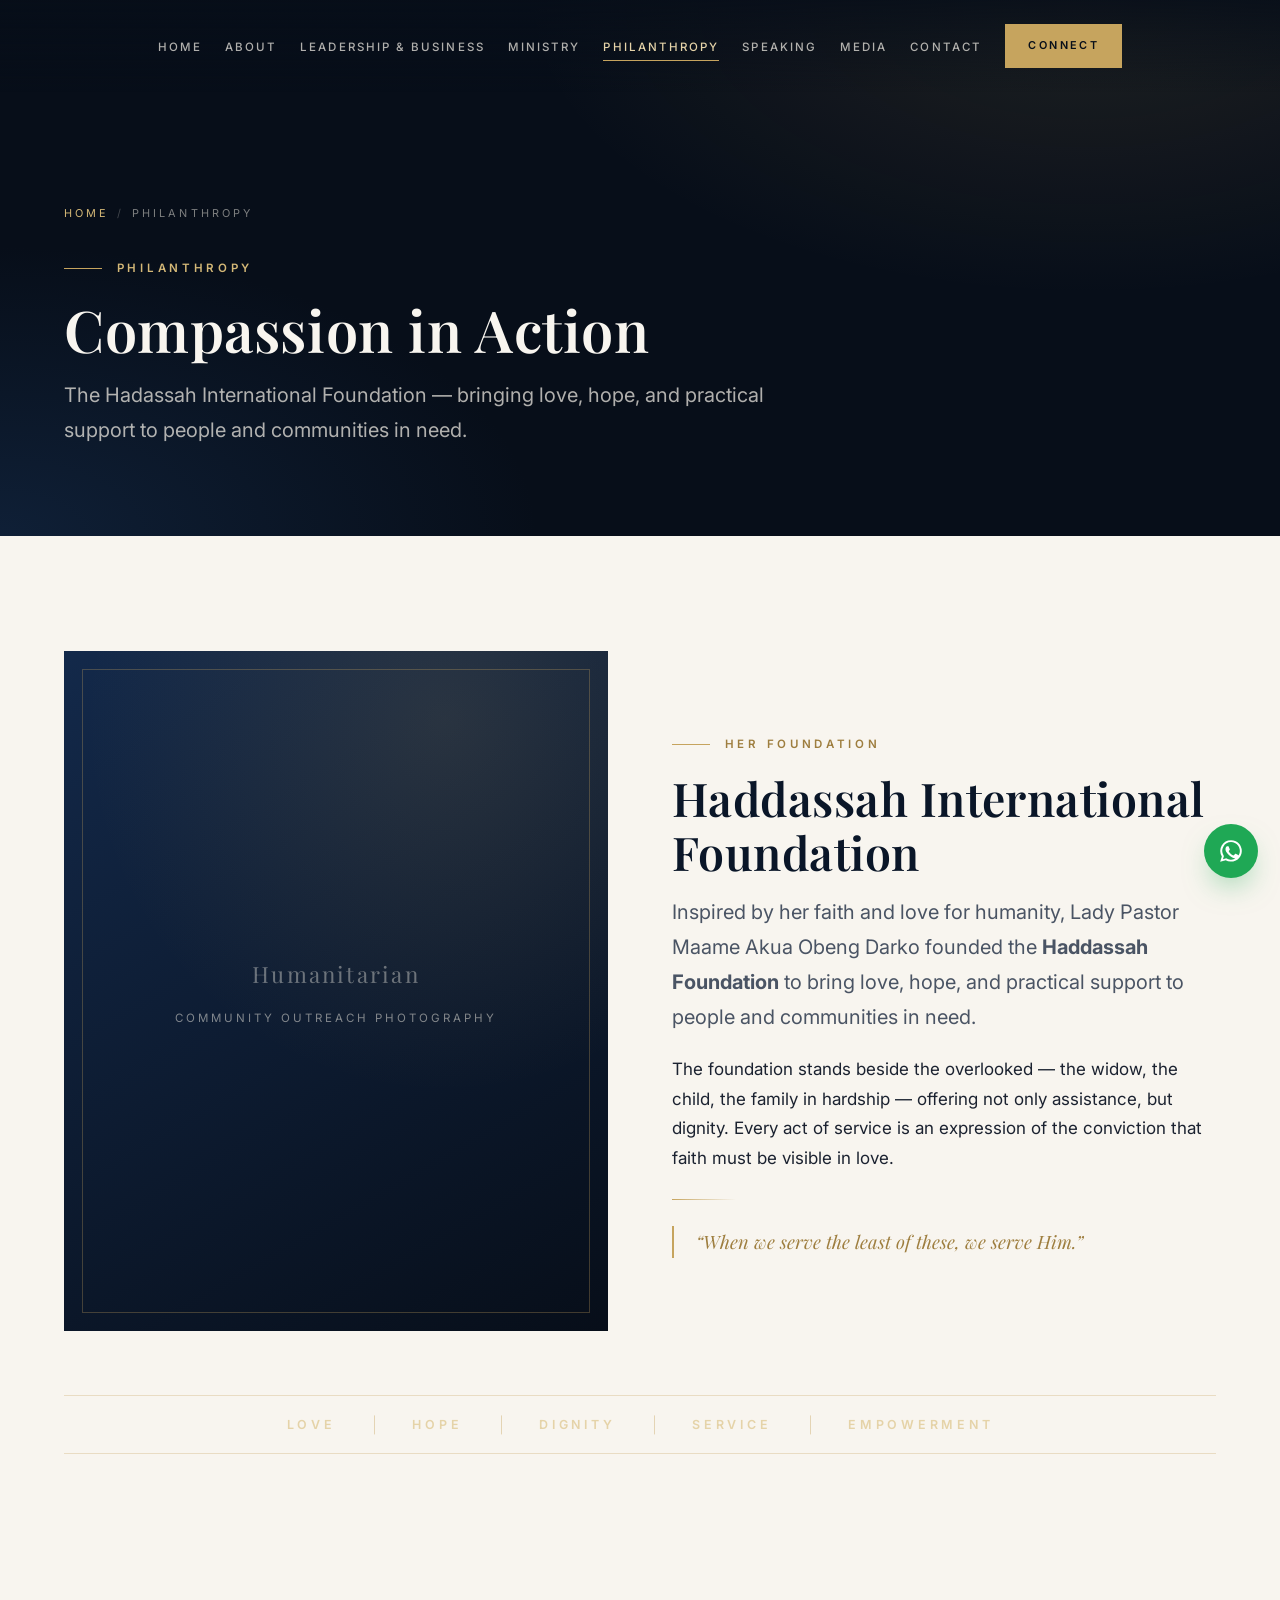
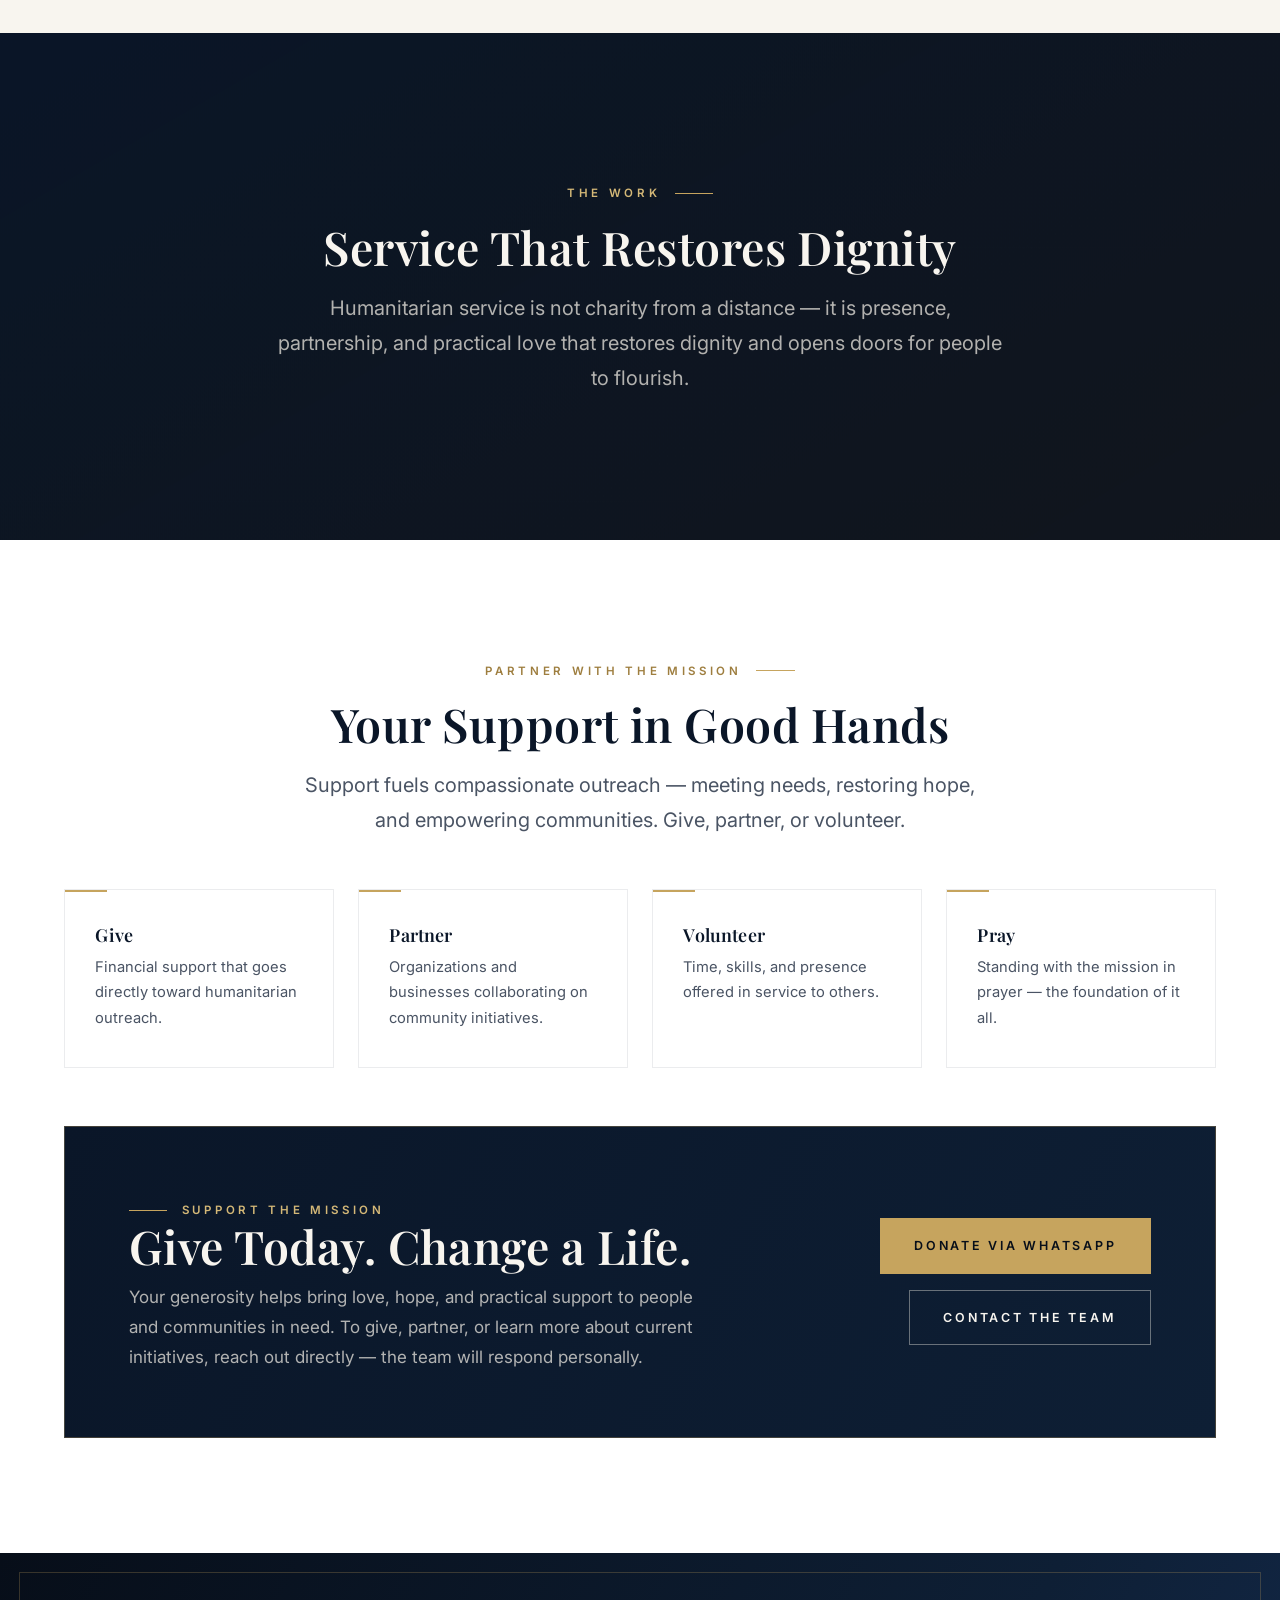
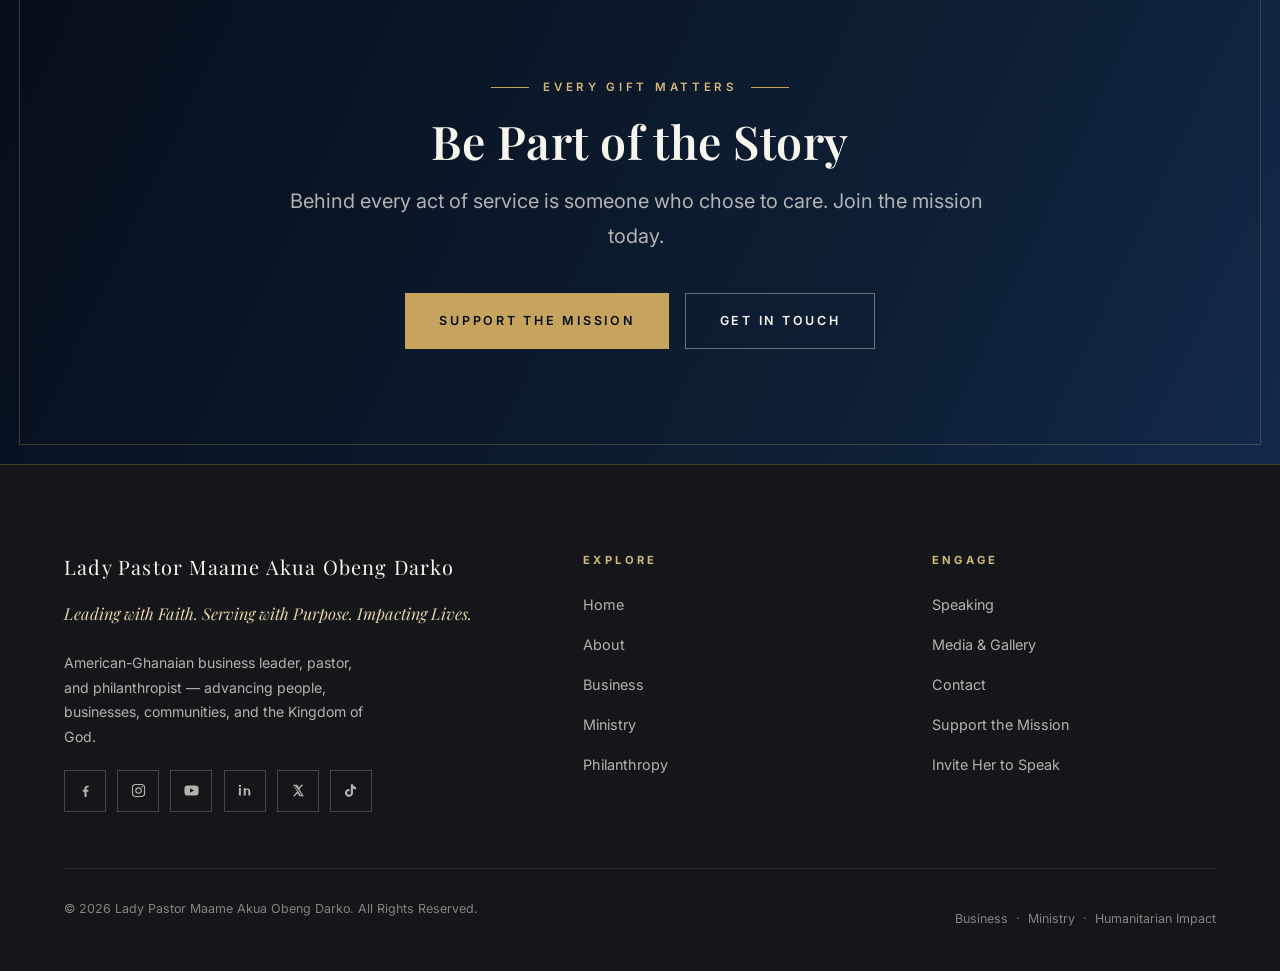
<file: philanthropy.html>
<!DOCTYPE html>
<html lang="en">
<head>
  <meta charset="UTF-8">
  <meta name="viewport" content="width=device-width, initial-scale=1.0">
  <title>Philanthropy — Hadassah International Foundation | Maame Akua Obeng Darko</title>
  <meta name="description" content="Compassion in action. The Hadassah International Foundation, founded by Lady Pastor Maame Akua Obeng Darko, brings love, hope, and practical support to people and communities in need.">
  <meta name="theme-color" content="#0A1628">
  <link rel="canonical" href="https://maameakuaobengdarko.com/philanthropy.html">

  <meta property="og:type" content="website">
  <meta property="og:title" content="Philanthropy — Hadassah International Foundation">
  <meta property="og:description" content="Love. Hope. Dignity. Service. Empowerment. Support the mission of the Hadassah International Foundation.">
  <meta property="og:url" content="https://maameakuaobengdarko.com/philanthropy.html">
  <meta property="og:image" content="https://maameakuaobengdarko.com/assets/img/og-image.jpg">

  <link rel="preconnect" href="https://fonts.googleapis.com">
  <link rel="preconnect" href="https://fonts.gstatic.com" crossorigin>
  <link href="https://fonts.googleapis.com/css2?family=Playfair+Display:ital,wght@0,500;0,600;0,700;1,500;1,600&family=Inter:wght@400;500;600;700&display=swap" rel="stylesheet">
  <!-- INLINE:CSS:START (generated by build.sh) - edit assets/css/styles.css, then run: bash build.sh -->
  <style>
/* ============================================================
   LADY PASTOR MAAME AKUA OBENG DARKO — Design System
   Luxury Executive Brand · Ministry · Humanitarian Foundation
   Palette: Deep Navy · Charcoal · Warm Ivory · Gold · Champagne
   ============================================================ */

/* ---------- Tokens ---------- */
:root {
  /* Core palette */
  --navy-900: #070E19;
  --navy-800: #0A1628;
  --navy-700: #0E1F35;
  --navy-600: #13294a;
  --navy-500: #1B3A63;

  --charcoal-900: #14161A;
  --charcoal-700: #23262C;
  --charcoal-500: #3A3F48;

  --ivory: #F8F5EF;
  --ivory-soft: #FCFAF6;
  --ivory-dim: #EFEBE2;
  --sand: #E7DFD0;

  --gold-500: #C6A45E;
  --gold-400: #D4B877;
  --gold-300: #E5D3A8;
  --champagne: #EFE3C8;
  --gold-deep: #9E7E3F;

  --burgundy-800: #4A1522;
  --burgundy-700: #5E1B2C;
  --burgundy-500: #7C2A3C;

  /* Text */
  --ink: #1B2230;
  --ink-soft: #4A5464;
  --ink-mute: #737D8C;
  --on-dark: #F3EFE6;
  --on-dark-soft: rgba(243, 239, 230, 0.72);
  --on-dark-faint: rgba(243, 239, 230, 0.5);

  /* Type */
  --font-display: "Playfair Display", "Cormorant Garamond", Georgia, serif;
  --font-body: "Inter", "Montserrat", "Segoe UI", -apple-system, sans-serif;

  /* Rhythm */
  --section-y: clamp(4.5rem, 9vw, 8.5rem);
  --gutter: clamp(1.25rem, 5vw, 5rem);
  --maxw: 76rem;

  --radius: 2px;
  --radius-lg: 4px;

  --shadow-soft: 0 20px 60px -30px rgba(10, 22, 40, 0.35);
  --shadow-card: 0 24px 70px -32px rgba(10, 22, 40, 0.45);

  --ease: cubic-bezier(0.22, 1, 0.36, 1);

  --nav-h: 92px;
  --nav-h-shrunk: 64px;
}

/* ---------- Reset & Base ---------- */
*, *::before, *::after { box-sizing: border-box; }

html {
  scroll-behavior: smooth;
  -webkit-text-size-adjust: 100%;
  scroll-padding-top: calc(var(--nav-h) + 12px);
  /* Decorative edge frames bleed a few px past the viewport on small
     screens; clip horizontally so no horizontal scrollbar appears.
     `hidden` is the fallback; `clip` avoids creating a scroll container. */
  overflow-x: hidden;
  overflow-x: clip;
}

body {
  margin: 0;
  font-family: var(--font-body);
  font-size: 1.0625rem;
  line-height: 1.75;
  color: var(--ink);
  background: var(--ivory-soft);
  -webkit-font-smoothing: antialiased;
  text-rendering: optimizeLegibility;
}

img { max-width: 100%; display: block; }

h1, h2, h3, h4 {
  font-family: var(--font-display);
  font-weight: 600;
  line-height: 1.15;
  margin: 0 0 1rem;
  color: var(--navy-800);
  letter-spacing: 0.01em;
}

h1 { font-size: clamp(2.4rem, 6vw, 4.2rem); }
h2 { font-size: clamp(1.9rem, 4vw, 2.9rem); }
h3 { font-size: clamp(1.25rem, 2.4vw, 1.6rem); }

p { margin: 0 0 1.25rem; }
p:last-child { margin-bottom: 0; }

a { color: inherit; text-decoration: none; }

::selection { background: var(--gold-500); color: var(--navy-900); }

:focus-visible {
  outline: 2px solid var(--gold-500);
  outline-offset: 3px;
  border-radius: 2px;
}

.skip-link {
  position: absolute;
  left: -999px;
  top: 0;
  background: var(--gold-500);
  color: var(--navy-900);
  padding: 0.7rem 1.2rem;
  font-weight: 600;
  z-index: 300;
}
.skip-link:focus { left: 12px; top: 12px; }

/* ---------- Layout ---------- */
.container {
  width: min(var(--maxw), 100% - 2 * var(--gutter));
  margin-inline: auto;
}

.section { padding-block: var(--section-y); position: relative; }

.section--tight { padding-block: clamp(3rem, 6vw, 5.5rem); }

.section--navy { background: var(--navy-800); color: var(--on-dark); }
.section--navy h2, .section--navy h3 { color: var(--ivory); }
.section--navy .eyebrow { color: var(--gold-400); }

.section--ivory { background: var(--ivory); }
.section--white { background: #ffffff; }

.section--charcoal { background: var(--charcoal-900); color: var(--on-dark); }
.section--charcoal h2, .section--charcoal h3 { color: var(--ivory); }

.grid-2 {
  display: grid;
  grid-template-columns: repeat(2, 1fr);
  gap: clamp(2rem, 5vw, 4.5rem);
  align-items: center;
}

.grid-3 {
  display: grid;
  grid-template-columns: repeat(3, 1fr);
  gap: clamp(1.4rem, 2.5vw, 2rem);
}

.grid-4 {
  display: grid;
  grid-template-columns: repeat(4, 1fr);
  gap: clamp(1.4rem, 2.5vw, 2rem);
}

/* ---------- Eyebrow / Headings with rules ---------- */
.eyebrow {
  display: inline-flex;
  align-items: center;
  gap: 0.9rem;
  font-family: var(--font-body);
  font-size: 0.72rem;
  font-weight: 600;
  letter-spacing: 0.32em;
  text-transform: uppercase;
  color: var(--gold-deep);
  margin: 0 0 1.1rem;
}

.eyebrow::before {
  content: "";
  width: 2.4rem;
  height: 1px;
  background: var(--gold-500);
  flex: none;
}

.eyebrow--center { justify-content: center; }
.eyebrow--center::after {
  content: "";
  width: 2.4rem;
  height: 1px;
  background: var(--gold-500);
}

.gold-rule {
  width: 4rem;
  height: 1px;
  background: linear-gradient(90deg, var(--gold-500), transparent);
  margin: 1.6rem 0;
  border: none;
}

.lead {
  font-size: clamp(1.05rem, 1.6vw, 1.25rem);
  color: var(--ink-soft);
  max-width: 56ch;
}

.section--navy .lead,
.section--charcoal .lead,
.section--burgundy .lead { color: var(--on-dark-soft); }

.center { text-align: center; }
.center .lead { margin-inline: auto; }
.center .eyebrow::before { display: none; }

/* ---------- Buttons ---------- */
.btn {
  display: inline-flex;
  align-items: center;
  justify-content: center;
  gap: 0.6rem;
  padding: 1rem 2.1rem;
  font-family: var(--font-body);
  font-size: 0.78rem;
  font-weight: 600;
  letter-spacing: 0.22em;
  text-transform: uppercase;
  border: 1px solid transparent;
  cursor: pointer;
  transition: all 0.35s var(--ease);
  white-space: nowrap;
}

.btn--gold {
  background: var(--gold-500);
  color: var(--navy-900);
  border-color: var(--gold-500);
}
.btn--gold:hover {
  background: var(--gold-400);
  border-color: var(--gold-400);
  transform: translateY(-2px);
  box-shadow: 0 14px 30px -14px rgba(198, 164, 94, 0.55);
}

.btn--outline {
  background: transparent;
  color: var(--ivory);
  border-color: rgba(243, 239, 230, 0.4);
}
.btn--outline:hover {
  border-color: var(--gold-500);
  color: var(--gold-300);
  transform: translateY(-2px);
}

.btn--outline-dark {
  background: transparent;
  color: var(--navy-800);
  border-color: rgba(10, 22, 40, 0.35);
}
.btn--outline-dark:hover {
  border-color: var(--gold-500);
  color: var(--gold-deep);
  transform: translateY(-2px);
}

.btn--burgundy {
  background: var(--burgundy-700);
  color: var(--champagne);
  border-color: var(--burgundy-700);
}
.btn--burgundy:hover {
  background: var(--burgundy-500);
  border-color: var(--burgundy-500);
  transform: translateY(-2px);
}

.btn--block { width: 100%; }

.btn-row {
  display: flex;
  flex-wrap: wrap;
  gap: 1rem;
  align-items: center;
}

.text-link {
  display: inline-flex;
  align-items: center;
  gap: 0.55rem;
  font-size: 0.8rem;
  font-weight: 600;
  letter-spacing: 0.2em;
  text-transform: uppercase;
  color: var(--gold-deep);
  transition: gap 0.3s var(--ease), color 0.3s var(--ease);
}
.text-link::after { content: "→"; font-size: 0.95em; transition: transform 0.3s var(--ease); }
.text-link:hover { color: var(--navy-800); }
.text-link:hover::after { transform: translateX(4px); }

.section--navy .text-link,
.section--charcoal .text-link { color: var(--gold-400); }
.section--navy .text-link:hover,
.section--charcoal .text-link:hover { color: var(--gold-300); }

/* ---------- Navigation ---------- */
.nav {
  position: fixed;
  inset: 0 0 auto 0;
  z-index: 200;
  height: var(--nav-h);
  display: flex;
  align-items: center;
  background: linear-gradient(180deg, rgba(7, 14, 25, 0.82), rgba(7, 14, 25, 0));
  transition: height 0.4s var(--ease), background 0.4s var(--ease), box-shadow 0.4s var(--ease);
}

.nav.is-scrolled {
  height: var(--nav-h-shrunk);
  background: rgba(7, 14, 25, 0.96);
  backdrop-filter: blur(14px);
  -webkit-backdrop-filter: blur(14px);
  box-shadow: 0 1px 0 rgba(198, 164, 94, 0.25), 0 12px 40px -18px rgba(0, 0, 0, 0.6);
}

.nav__inner {
  width: min(80rem, 100% - 2 * var(--gutter));
  margin-inline: auto;
  display: flex;
  align-items: center;
  justify-content: space-between;
  gap: 2rem;
}

.brand { display: flex; align-items: center; gap: 0.9rem; color: var(--ivory); }

.brand__text { display: flex; flex-direction: column; line-height: 1.25; }

.brand__name {
  font-family: var(--font-display);
  font-size: 0.98rem;
  letter-spacing: 0.06em;
  color: var(--ivory);
  transition: font-size 0.4s var(--ease);
}
.nav.is-scrolled .brand__name { font-size: 0.86rem; }

.nav__links {
  display: flex;
  align-items: center;
  gap: clamp(0.9rem, 1.8vw, 1.7rem);
  list-style: none;
  margin: 0;
  padding: 0;
}

.nav__links a:not(.btn) {
  font-size: 0.72rem;
  font-weight: 500;
  letter-spacing: 0.18em;
  text-transform: uppercase;
  color: var(--on-dark-soft);
  padding: 0.4rem 0;
  position: relative;
  transition: color 0.3s var(--ease);
}

.nav__links a:not(.btn)::after {
  content: "";
  position: absolute;
  left: 0;
  bottom: 0;
  width: 100%;
  height: 1px;
  background: var(--gold-500);
  transform: scaleX(0);
  transform-origin: left;
  transition: transform 0.35s var(--ease);
}

.nav__links a:not(.btn):hover,
.nav__links a[aria-current="page"]:not(.btn) { color: var(--gold-300); }
.nav__links a:not(.btn):hover::after,
.nav__links a[aria-current="page"]:not(.btn)::after { transform: scaleX(1); }

.nav .btn { padding: 0.7rem 1.4rem; font-size: 0.68rem; }

.nav__toggle {
  display: none;
  background: none;
  border: none;
  cursor: pointer;
  padding: 0.6rem;
  z-index: 260;
}

.nav__toggle span {
  display: block;
  width: 26px;
  height: 2px;
  background: var(--ivory);
  margin: 6px 0;
  transition: all 0.35s var(--ease);
}

.nav__toggle.is-open span:nth-child(1) { transform: translateY(8px) rotate(45deg); }
.nav__toggle.is-open span:nth-child(2) { opacity: 0; }
.nav__toggle.is-open span:nth-child(3) { transform: translateY(-8px) rotate(-45deg); }

/* Mobile nav */
@media (max-width: 1023px) {
  .nav__toggle { display: block; }

  .nav__menu {
    position: fixed;
    inset: 0;
    background: linear-gradient(160deg, var(--navy-900), var(--charcoal-900));
    display: flex;
    flex-direction: column;
    justify-content: center;
    align-items: center;
    gap: 0.4rem;
    opacity: 0;
    visibility: hidden;
    transition: opacity 0.4s var(--ease), visibility 0.4s;
    z-index: 240;
  }

  .nav__menu.is-open { opacity: 1; visibility: visible; }

  .nav__menu ul {
    list-style: none;
    margin: 0 0 2rem;
    padding: 0;
    display: flex;
    flex-direction: column;
    align-items: center;
    gap: 0.9rem;
  }

  .nav__menu a:not(.btn) {
    font-family: var(--font-display);
    font-size: 1.5rem;
    letter-spacing: 0.04em;
    color: var(--on-dark);
    text-transform: none;
  }

  .nav__menu a:not(.btn):hover { color: var(--gold-300); }
}

@media (min-width: 1024px) {
  .nav__menu { display: contents; }
  .nav__menu > .nav__links { margin-inline: auto; }
}

/* ---------- Hero (home) ---------- */
.hero {
  position: relative;
  min-height: 100svh;
  display: flex;
  align-items: flex-end;
  background: var(--navy-900);
  overflow: hidden;
  color: var(--on-dark);
}

.hero__photo {
  position: absolute;
  inset: 0;
  background-size: cover;
  background-position: center 22%;
}

/* Placeholder washes until real photography is supplied */
.hero__photo--placeholder {
  background:
    radial-gradient(120% 90% at 78% 18%, rgba(198, 164, 94, 0.16), transparent 55%),
    radial-gradient(90% 70% at 15% 85%, rgba(27, 58, 99, 0.5), transparent 60%),
    linear-gradient(155deg, #0C1B30 0%, #070E19 55%, #0B1220 100%);
}

.hero__scrim {
  position: absolute;
  inset: 0;
  background:
    linear-gradient(180deg, rgba(7, 14, 25, 0.55) 0%, rgba(7, 14, 25, 0.18) 38%, rgba(7, 14, 25, 0.88) 82%, #070E19 100%),
    linear-gradient(100deg, rgba(7, 14, 25, 0.72) 0%, rgba(7, 14, 25, 0.25) 55%, transparent 100%);
}

.hero__frame {
  position: absolute;
  inset: clamp(1rem, 3vw, 2.2rem);
  border: 1px solid rgba(198, 164, 94, 0.28);
  pointer-events: none;
}

.hero__frame::before,
.hero__frame::after {
  content: "";
  position: absolute;
  width: 34px;
  height: 34px;
  border-color: var(--gold-500);
  border-style: solid;
}
.hero__frame::before { top: -1px; left: -1px; border-width: 1px 0 0 1px; }
.hero__frame::after { bottom: -1px; right: -1px; border-width: 0 1px 1px 0; }

.hero__content {
  position: relative;
  z-index: 2;
  width: min(var(--maxw), 100% - 2 * var(--gutter));
  margin: 0 auto;
  padding: calc(var(--nav-h) + 4rem) 0 clamp(4rem, 8vw, 6.5rem);
}

.hero__kicker {
  display: flex;
  align-items: center;
  gap: 1rem;
  font-size: 0.7rem;
  font-weight: 600;
  letter-spacing: 0.34em;
  text-transform: uppercase;
  color: var(--gold-400);
  margin-bottom: 1.6rem;
}
.hero__kicker::before { content: ""; width: 3rem; height: 1px; background: var(--gold-500); }

.hero h1 {
  color: var(--ivory);
  font-size: clamp(2.5rem, 6.4vw, 4.6rem);
  font-weight: 600;
  letter-spacing: 0.015em;
  margin-bottom: 1.4rem;
}

.hero h1 .line { display: block; }

.hero h1 em {
  font-style: italic;
  color: var(--gold-400);
}

.hero__sub {
  max-width: 58ch;
  font-size: clamp(1rem, 1.5vw, 1.2rem);
  color: var(--on-dark-soft);
  margin-bottom: 2.4rem;
}

.hero__sub strong { color: var(--ivory); font-weight: 600; }

.hero__ctas { display: flex; flex-wrap: wrap; gap: 1rem; margin-bottom: 3rem; }

.hero__meta {
  display: flex;
  flex-wrap: wrap;
  gap: clamp(1.2rem, 3vw, 3rem);
  padding-top: 2rem;
  border-top: 1px solid rgba(198, 164, 94, 0.22);
}

.hero__meta div { font-size: 0.8rem; letter-spacing: 0.14em; text-transform: uppercase; color: var(--on-dark-faint); }
.hero__meta strong {
  display: block;
  font-family: var(--font-display);
  font-size: 1.05rem;
  letter-spacing: 0.02em;
  text-transform: none;
  color: var(--gold-300);
  margin-bottom: 0.15rem;
}

.hero__scroll {
  position: absolute;
  right: clamp(1.5rem, 4vw, 3.5rem);
  bottom: 2.6rem;
  z-index: 2;
  writing-mode: vertical-rl;
  font-size: 0.62rem;
  letter-spacing: 0.4em;
  text-transform: uppercase;
  color: var(--on-dark-faint);
  display: flex;
  align-items: center;
  gap: 0.9rem;
}

.hero__scroll::after {
  content: "";
  width: 1px;
  height: 3.4rem;
  background: linear-gradient(180deg, var(--gold-500), transparent);
  animation: scrollPulse 2.6s var(--ease) infinite;
}

@keyframes scrollPulse {
  0%, 100% { transform: scaleY(0.55); opacity: 0.5; transform-origin: top; }
  50% { transform: scaleY(1); opacity: 1; transform-origin: top; }
}

/* ---------- Page hero (interior pages) ---------- */
.page-hero {
  position: relative;
  background: var(--navy-900);
  color: var(--on-dark);
  padding: calc(var(--nav-h) + clamp(4rem, 9vw, 7rem)) 0 clamp(3.4rem, 7vw, 5.5rem);
  overflow: hidden;
}

.page-hero::before {
  content: "";
  position: absolute;
  inset: 0;
  background:
    radial-gradient(80% 100% at 85% 0%, rgba(198, 164, 94, 0.12), transparent 55%),
    radial-gradient(70% 90% at 0% 100%, rgba(27, 58, 99, 0.4), transparent 60%);
}

.page-hero__content { position: relative; z-index: 1; }

.page-hero h1 {
  color: var(--ivory);
  font-size: clamp(2.2rem, 5vw, 3.6rem);
  margin-bottom: 1rem;
}

.page-hero .lead { color: var(--on-dark-soft); }

.crumbs {
  font-size: 0.68rem;
  letter-spacing: 0.28em;
  text-transform: uppercase;
  color: var(--on-dark-faint);
  margin-bottom: 1.6rem;
}
.crumbs a { color: var(--gold-400); }
.crumbs span { margin: 0 0.5rem; color: rgba(243,239,230,0.25); }

/* ---------- Portrait frames ---------- */
.portrait {
  position: relative;
  overflow: hidden;
  background: var(--navy-700);
}

.portrait img {
  width: 100%;
  height: 100%;
  object-fit: cover;
  transition: transform 1.4s var(--ease);
}

.portrait:hover img { transform: scale(1.03); }

.portrait--tall { aspect-ratio: 4 / 5; }
.portrait--portrait { aspect-ratio: 3 / 4; }
.portrait--landscape { aspect-ratio: 16 / 10; }
.portrait--square { aspect-ratio: 1 / 1; }

/* Anchor the crop to the subject's face when a tall photo is
   framed landscape (e.g. ministry page: face sits ~9-29% from top;
   a 16/10 frame shows ~49% of the image height, so keep the anchor
   near the top or the head gets cut off). */
.portrait--face img { object-position: 50% 5%; }

.portrait--navy {
  background:
    radial-gradient(120% 100% at 70% 10%, rgba(198, 164, 94, 0.14), transparent 55%),
    linear-gradient(150deg, var(--navy-600), var(--navy-900));
}

.portrait__placeholder {
  position: absolute;
  inset: 0;
  display: grid;
  place-items: center;
  text-align: center;
  padding: 2rem;
  color: var(--on-dark-faint);
  font-size: 0.72rem;
  letter-spacing: 0.26em;
  text-transform: uppercase;
  line-height: 2;
}

.portrait__placeholder::before {
  content: "";
  position: absolute;
  inset: 1.1rem;
  border: 1px solid rgba(198, 164, 94, 0.3);
}

.portrait__placeholder i {
  font-style: normal;
  font-family: var(--font-display);
  font-size: 1.4rem;
  letter-spacing: 0.1em;
  color: rgba(243, 239, 230, 0.4);
  text-transform: none;
  display: block;
  margin-bottom: 0.6rem;
}

.portrait--offset { margin-bottom: 3.5rem; }

.portrait--offset::after {
  content: "";
  position: absolute;
  z-index: -1;
  inset: 2rem -2rem -2rem 2rem;
  border: 1px solid var(--gold-500);
  opacity: 0.55;
}

.portrait__badge {
  position: absolute;
  left: 0;
  bottom: 0;
  background: var(--gold-500);
  color: var(--navy-900);
  font-size: 0.64rem;
  font-weight: 700;
  letter-spacing: 0.26em;
  text-transform: uppercase;
  padding: 0.8rem 1.4rem;
}

/* ---------- Intro / About split ---------- */
.stats-row {
  display: grid;
  grid-template-columns: repeat(4, 1fr);
  gap: 1px;
  background: rgba(198, 164, 94, 0.25);
  border: 1px solid rgba(198, 164, 94, 0.25);
  margin-top: clamp(2.5rem, 5vw, 4.5rem);
}

.stats-row > div {
  background: var(--navy-800);
  padding: 1.6rem 1.2rem;
  text-align: center;
}

.stats-row b {
  display: block;
  font-family: var(--font-display);
  font-size: clamp(1.3rem, 2.4vw, 1.9rem);
  color: var(--gold-400);
  font-weight: 600;
}

.stats-row span {
  font-size: 0.66rem;
  letter-spacing: 0.22em;
  text-transform: uppercase;
  color: var(--on-dark-faint);
}

/* ---------- Value / Pillar cards ---------- */
.pillars {
  display: grid;
  grid-template-columns: repeat(auto-fit, minmax(15rem, 1fr));
  gap: 1.5rem;
}

.pillar {
  background: rgba(255, 255, 255, 0.025);
  border: 1px solid rgba(198, 164, 94, 0.22);
  padding: 2.2rem 1.9rem;
  transition: all 0.4s var(--ease);
  position: relative;
}

.pillar::before {
  content: "";
  position: absolute;
  top: 0;
  left: 0;
  width: 2.6rem;
  height: 2px;
  background: var(--gold-500);
  transition: width 0.4s var(--ease);
}

.pillar:hover { background: rgba(255, 255, 255, 0.045); transform: translateY(-4px); }
.pillar:hover::before { width: 100%; }

.pillar h3 {
  color: var(--ivory);
  font-size: 1.12rem;
  margin-bottom: 0.55rem;
}

.pillar p { font-size: 0.92rem; color: var(--on-dark-soft); margin: 0; }

/* ---------- Business cards ---------- */
.biz-grid {
  display: grid;
  grid-template-columns: repeat(3, 1fr);
  gap: 1.6rem;
}

.biz-card {
  position: relative;
  background: #ffffff;
  border: 1px solid rgba(10, 22, 40, 0.08);
  padding: 2.6rem 2.2rem;
  transition: all 0.45s var(--ease);
  overflow: hidden;
}

.biz-card::after {
  content: "";
  position: absolute;
  inset: auto 0 0 0;
  height: 3px;
  background: linear-gradient(90deg, var(--gold-500), var(--champagne));
  transform: scaleX(0);
  transform-origin: left;
  transition: transform 0.5s var(--ease);
}

.biz-card:hover { transform: translateY(-6px); box-shadow: var(--shadow-card); }
.biz-card:hover::after { transform: scaleX(1); }

.biz-card__photo {
  margin: -2.6rem -2.2rem 1.6rem;
  width: calc(100% + 4.4rem);
  height: 11rem;
  object-fit: cover;
}

.biz-card__num {
  font-family: var(--font-display);
  font-size: 0.95rem;
  color: var(--gold-500);
  letter-spacing: 0.12em;
  margin-bottom: 1.4rem;
  display: block;
}

.biz-card h3 { font-size: 1.45rem; margin-bottom: 0.7rem; }

.biz-card p { font-size: 0.95rem; color: var(--ink-soft); margin: 0; }

.biz-card__icon {
  width: 52px;
  height: 52px;
  border: 1px solid rgba(198, 164, 94, 0.5);
  display: grid;
  place-items: center;
  color: var(--gold-deep);
  margin-bottom: 1.6rem;
  transition: all 0.4s var(--ease);
}

.biz-card:hover .biz-card__icon {
  background: var(--gold-500);
  color: var(--navy-900);
  border-color: var(--gold-500);
}

.biz-card__icon svg { width: 24px; height: 24px; }

.biz-card__logo {
  height: 52px;
  width: auto;
  max-width: 9rem;
  object-fit: contain;
}

.biz-card__logo--round { border-radius: 50%; }

.biz-card:hover .biz-card__logo { transform: scale(1.06); }

/* ---------- Icon list ---------- */
.icon-list { list-style: none; margin: 0; padding: 0; display: grid; gap: 0.85rem; }

.icon-list li {
  display: flex;
  gap: 0.9rem;
  align-items: baseline;
  font-size: 0.98rem;
  color: var(--ink-soft);
}

.icon-list li::before {
  content: "";
  flex: none;
  width: 7px;
  height: 7px;
  transform: rotate(45deg);
  background: var(--gold-500);
  margin-top: 0.35rem;
}

.icon-list--light li { color: var(--on-dark-soft); }

/* ---------- Quote blocks ---------- */
.quote-band {
  position: relative;
  background:
    radial-gradient(70% 90% at 50% 0%, rgba(198, 164, 94, 0.1), transparent 60%),
    var(--charcoal-900);
  color: var(--on-dark);
  text-align: center;
}

.quote-band__mark {
  font-family: var(--font-display);
  font-size: 5rem;
  line-height: 0.6;
  color: var(--gold-500);
  display: block;
  margin-bottom: 1.6rem;
}

.quote-band blockquote {
  margin: 0 auto 2.6rem;
  max-width: 60rem;
  font-family: var(--font-display);
  font-size: clamp(1.5rem, 3.4vw, 2.5rem);
  line-height: 1.45;
  font-weight: 500;
  color: var(--ivory);
}

.quote-band blockquote em { color: var(--gold-400); font-style: italic; }

.quote-band cite {
  display: block;
  font-family: var(--font-body);
  font-style: normal;
  font-size: 0.72rem;
  letter-spacing: 0.3em;
  text-transform: uppercase;
  color: var(--on-dark-faint);
}

.quote-band cite b { color: var(--gold-400); font-weight: 600; }

/* Principles row */
.principles {
  display: grid;
  grid-template-columns: repeat(4, 1fr);
  gap: 1px;
  background: rgba(198, 164, 94, 0.22);
  border-block: 1px solid rgba(198, 164, 94, 0.22);
  margin-top: clamp(3rem, 6vw, 5rem);
  text-align: center;
}

.principles > div {
  background: var(--charcoal-900);
  padding: 2.4rem 1.4rem;
}

.principles h3 {
  color: var(--gold-400);
  font-size: 1rem;
  letter-spacing: 0.28em;
  text-transform: uppercase;
  font-family: var(--font-body);
  font-weight: 700;
  margin-bottom: 0.7rem;
}

.principles p { font-size: 0.88rem; color: var(--on-dark-soft); margin: 0; }

/* ---------- Ministry accents ---------- */
.section--burgundy { background: var(--burgundy-800); color: var(--on-dark); }
.section--burgundy h2, .section--burgundy h3 { color: var(--ivory); }

.ministry-banner {
  position: relative;
  overflow: hidden;
  padding: clamp(3.5rem, 7vw, 6rem) 0;
  background:
    radial-gradient(90% 120% at 50% 0%, rgba(198, 164, 94, 0.14), transparent 55%),
    linear-gradient(160deg, var(--burgundy-700), var(--burgundy-800) 65%);
  color: var(--on-dark);
  text-align: center;
}

.ministry-banner h2 { color: var(--ivory); font-size: clamp(1.9rem, 4vw, 3rem); }

.ministry-banner .cross {
  width: 1px;
  height: 4.2rem;
  margin: 0 auto 1.8rem;
  background: var(--gold-400);
  position: relative;
}
.ministry-banner .cross::before {
  content: "";
  position: absolute;
  top: 1.1rem;
  left: 50%;
  transform: translateX(-50%);
  width: 2.2rem;
  height: 1px;
  background: var(--gold-400);
}

.verse {
  font-family: var(--font-display);
  font-style: italic;
  font-size: clamp(1.1rem, 2vw, 1.4rem);
  color: var(--champagne);
  max-width: 46rem;
  margin: 1.8rem auto 0;
}

.verse span {
  display: block;
  margin-top: 0.9rem;
  font-family: var(--font-body);
  font-style: normal;
  font-size: 0.68rem;
  letter-spacing: 0.3em;
  text-transform: uppercase;
  color: var(--gold-400);
}

/* ---------- Foundation values strip ---------- */
.values-strip {
  display: flex;
  flex-wrap: wrap;
  justify-content: center;
  gap: 0;
  border-block: 1px solid rgba(198, 164, 94, 0.3);
  margin: clamp(2.5rem, 5vw, 4rem) 0;
}

.values-strip span {
  font-size: 0.78rem;
  font-weight: 600;
  letter-spacing: 0.3em;
  text-transform: uppercase;
  color: var(--gold-300);
  padding: 1.1rem clamp(1.2rem, 3vw, 2.6rem);
  position: relative;
}

.values-strip span + span::before {
  content: "";
  position: absolute;
  left: 0;
  top: 50%;
  transform: translateY(-50%);
  width: 1px;
  height: 1.2rem;
  background: rgba(198, 164, 94, 0.4);
}

/* Donate band */
.donate-band {
  background: linear-gradient(120deg, var(--navy-800), var(--navy-700));
  border: 1px solid rgba(198, 164, 94, 0.3);
  padding: clamp(2.4rem, 5vw, 4rem);
  display: grid;
  grid-template-columns: 1.5fr 1fr;
  gap: 2.5rem;
  align-items: center;
  color: var(--on-dark);
}

.donate-band h2 { color: var(--ivory); margin-bottom: 0.6rem; }
.donate-band p { color: var(--on-dark-soft); margin: 0; }
.donate-band .btn-row { justify-content: flex-end; }

/* ---------- Personal / family chips ---------- */
.roles {
  display: flex;
  flex-wrap: wrap;
  gap: 0.7rem;
  margin: 1.8rem 0 2rem;
}

.roles span {
  font-size: 0.68rem;
  font-weight: 600;
  letter-spacing: 0.22em;
  text-transform: uppercase;
  color: var(--navy-700);
  border: 1px solid rgba(198, 164, 94, 0.6);
  background: rgba(198, 164, 94, 0.08);
  padding: 0.55rem 1.1rem;
}

/* ---------- Speaking themes ---------- */
.themes { display: flex; flex-wrap: wrap; gap: 0.8rem; }

.themes span {
  font-size: 0.74rem;
  letter-spacing: 0.18em;
  text-transform: uppercase;
  color: var(--on-dark-soft);
  border: 1px solid rgba(243, 239, 230, 0.18);
  padding: 0.6rem 1.2rem;
  transition: all 0.35s var(--ease);
}

.themes span:hover { border-color: var(--gold-500); color: var(--gold-300); }

/* ---------- Forms ---------- */
.form-wrap {
  background: #ffffff;
  border: 1px solid rgba(10, 22, 40, 0.08);
  box-shadow: var(--shadow-soft);
  padding: clamp(2rem, 4.5vw, 3.6rem);
}

.form-grid {
  display: grid;
  grid-template-columns: 1fr 1fr;
  gap: 1.4rem 1.6rem;
}

.field { display: flex; flex-direction: column; gap: 0.45rem; }
.field--full { grid-column: 1 / -1; }

.field label {
  font-size: 0.68rem;
  font-weight: 700;
  letter-spacing: 0.22em;
  text-transform: uppercase;
  color: var(--navy-700);
}

.field input,
.field select,
.field textarea {
  font-family: var(--font-body);
  font-size: 0.98rem;
  color: var(--ink);
  background: var(--ivory-soft);
  border: 1px solid rgba(10, 22, 40, 0.16);
  padding: 0.95rem 1.05rem;
  transition: border-color 0.3s var(--ease), box-shadow 0.3s var(--ease);
  width: 100%;
  border-radius: 0;
  appearance: none;
}

.field select {
  background-image: url("data:image/svg+xml,%3Csvg xmlns='http://www.w3.org/2000/svg' width='12' height='8' viewBox='0 0 12 8'%3E%3Cpath d='M1 1l5 5 5-5' fill='none' stroke='%239E7E3F' stroke-width='1.5'/%3E%3C/svg%3E");
  background-repeat: no-repeat;
  background-position: right 1rem center;
  padding-right: 2.6rem;
}

.field textarea { resize: vertical; min-height: 9rem; }

.field input:focus,
.field select:focus,
.field textarea:focus {
  outline: none;
  border-color: var(--gold-500);
  box-shadow: 0 0 0 3px rgba(198, 164, 94, 0.18);
}

.field .hint { font-size: 0.78rem; color: var(--ink-mute); }

.form-note {
  grid-column: 1 / -1;
  font-size: 0.82rem;
  color: var(--ink-mute);
  display: flex;
  gap: 0.5rem;
  align-items: baseline;
}

.form-success {
  display: none;
  grid-column: 1 / -1;
  border: 1px solid var(--gold-500);
  background: rgba(198, 164, 94, 0.1);
  color: var(--navy-800);
  padding: 1.1rem 1.3rem;
  font-size: 0.92rem;
}

.form-success.is-visible { display: block; }

/* ---------- Gallery ---------- */
.gallery-filters {
  display: flex;
  flex-wrap: wrap;
  gap: 0.7rem;
  margin-bottom: 2.6rem;
}

.gallery-filters button {
  font-family: var(--font-body);
  font-size: 0.7rem;
  font-weight: 600;
  letter-spacing: 0.2em;
  text-transform: uppercase;
  background: transparent;
  color: var(--ink-soft);
  border: 1px solid rgba(10, 22, 40, 0.18);
  padding: 0.6rem 1.3rem;
  cursor: pointer;
  transition: all 0.3s var(--ease);
}

.gallery-filters button:hover { border-color: var(--gold-500); color: var(--gold-deep); }

.gallery-filters button.is-active {
  background: var(--navy-800);
  border-color: var(--navy-800);
  color: var(--gold-300);
}

.masonry {
  columns: 3;
  column-gap: 1.4rem;
}

.masonry .g-item {
  break-inside: avoid;
  margin-bottom: 1.4rem;
  position: relative;
  overflow: hidden;
  cursor: pointer;
}

.masonry .g-item img {
  width: 100%;
  transition: transform 0.9s var(--ease);
}

.masonry .g-item:hover img { transform: scale(1.05); }

.g-item__cap {
  position: absolute;
  inset: auto 0 0 0;
  padding: 2.6rem 1.2rem 1rem;
  background: linear-gradient(180deg, transparent, rgba(7, 14, 25, 0.85));
  color: var(--ivory);
  font-size: 0.68rem;
  letter-spacing: 0.2em;
  text-transform: uppercase;
  opacity: 0;
  transform: translateY(8px);
  transition: all 0.45s var(--ease);
}

.masonry .g-item:hover .g-item__cap { opacity: 1; transform: translateY(0); }

.g-item__cap b {
  display: block;
  font-family: var(--font-display);
  font-size: 1.05rem;
  letter-spacing: 0.02em;
  text-transform: none;
  margin-top: 0.2rem;
}

.g-item--video { position: relative; }
.g-item--video::after {
  content: "";
  position: absolute;
  inset: 0;
  background: radial-gradient(60% 60% at 50% 50%, rgba(198,164,94,0.25), transparent 70%), rgba(7,14,25,0.25);
  pointer-events: none;
}

.g-item__play {
  position: absolute;
  top: 50%;
  left: 50%;
  transform: translate(-50%, -50%);
  width: 64px;
  height: 64px;
  border: 1px solid var(--gold-400);
  border-radius: 50%;
  display: grid;
  place-items: center;
  z-index: 2;
  background: rgba(7, 14, 25, 0.5);
  color: var(--gold-300);
  transition: all 0.4s var(--ease);
}

.g-item--video:hover .g-item__play { background: var(--gold-500); color: var(--navy-900); }

.g-item__play svg { width: 18px; height: 18px; margin-left: 3px; }

/* Video embeds */
.video-embed {
  position: relative;
  aspect-ratio: 16 / 9;
  background: var(--navy-900);
  overflow: hidden;
}

.video-embed iframe {
  position: absolute;
  inset: 0;
  width: 100%;
  height: 100%;
  border: 0;
}

.video-grid {
  display: grid;
  grid-template-columns: repeat(auto-fit, minmax(20rem, 1fr));
  gap: 1.6rem;
}

.video-card h3 { font-size: 1.05rem; margin: 1.1rem 0 0.2rem; }
.video-card p { font-size: 0.85rem; color: var(--ink-mute); }

/* Lightbox */
.lightbox {
  position: fixed;
  inset: 0;
  z-index: 400;
  background: rgba(7, 14, 25, 0.94);
  display: none;
  align-items: center;
  justify-content: center;
  padding: 2.5rem;
}

.lightbox.is-open { display: flex; }

.lightbox img { max-height: 86vh; max-width: min(64rem, 100%); border: 1px solid rgba(198,164,94,0.4); }

.lightbox__close {
  position: absolute;
  top: 1.4rem;
  right: 1.6rem;
  background: none;
  border: 1px solid rgba(243,239,230,0.35);
  color: var(--ivory);
  width: 44px;
  height: 44px;
  font-size: 1.3rem;
  cursor: pointer;
  transition: all 0.3s var(--ease);
}

.lightbox__close:hover { border-color: var(--gold-500); color: var(--gold-300); }

/* ---------- Testimonials ---------- */
.testi-grid {
  display: grid;
  grid-template-columns: repeat(3, 1fr);
  gap: 1.6rem;
}

.testi {
  background: rgba(255, 255, 255, 0.03);
  border: 1px solid rgba(198, 164, 94, 0.22);
  padding: 2.4rem 2rem;
  position: relative;
}

.testi__mark {
  font-family: var(--font-display);
  font-size: 2.6rem;
  line-height: 1;
  color: var(--gold-500);
  opacity: 0.65;
  display: block;
  margin-bottom: 1rem;
}

.testi p {
  font-size: 0.95rem;
  color: var(--on-dark-soft);
  font-style: italic;
}

.testi__who {
  margin-top: 1.4rem;
  padding-top: 1.2rem;
  border-top: 1px solid rgba(198, 164, 94, 0.2);
}

.testi__who b {
  display: block;
  font-size: 0.88rem;
  color: var(--gold-300);
  letter-spacing: 0.06em;
}

.testi__who span {
  font-size: 0.68rem;
  letter-spacing: 0.22em;
  text-transform: uppercase;
  color: var(--on-dark-faint);
}

.testi--placeholder { border-style: dashed; }
.testi__pending {
  display: inline-block;
  margin-top: 1rem;
  font-size: 0.62rem;
  letter-spacing: 0.24em;
  text-transform: uppercase;
  color: var(--gold-400);
  border: 1px dashed rgba(198,164,94,0.5);
  padding: 0.4rem 0.8rem;
}

/* ---------- CTA band ---------- */
.cta-band {
  background: linear-gradient(115deg, var(--navy-900) 0%, var(--navy-700) 70%, var(--navy-600) 100%);
  color: var(--on-dark);
  text-align: center;
  position: relative;
  overflow: hidden;
}

.cta-band::before {
  content: "";
  position: absolute;
  inset: 1.2rem;
  border: 1px solid rgba(198, 164, 94, 0.25);
  pointer-events: none;
}

.cta-band__inner { position: relative; max-width: 46rem; margin-inline: auto; }

/* ---------- Footer ---------- */
.footer {
  background: var(--charcoal-900);
  color: var(--on-dark-soft);
  padding: clamp(4rem, 7vw, 6rem) 0 2rem;
  border-top: 1px solid rgba(198, 164, 94, 0.28);
}

.footer__grid {
  display: grid;
  grid-template-columns: 1.6fr 1fr 1fr;
  gap: clamp(2.5rem, 5vw, 5rem);
  margin-bottom: 3.5rem;
}

.footer__brand .brand__name { font-size: 1.25rem; }

.footer__slogan {
  font-family: var(--font-display);
  font-style: italic;
  font-size: 1.02rem;
  color: var(--gold-300);
  margin: 1.2rem 0 1.5rem;
}

.footer h4 {
  font-family: var(--font-body);
  font-size: 0.7rem;
  font-weight: 700;
  letter-spacing: 0.3em;
  text-transform: uppercase;
  color: var(--gold-400);
  margin-bottom: 1.4rem;
}

.footer__links { list-style: none; margin: 0; padding: 0; display: grid; gap: 0.65rem; }

.footer__links a {
  font-size: 0.9rem;
  color: var(--on-dark-soft);
  transition: color 0.3s var(--ease), padding-left 0.3s var(--ease);
}

.footer__links a:hover { color: var(--gold-300); padding-left: 6px; }

.footer__note { font-size: 0.88rem; max-width: 34ch; }

.footer__bottom {
  border-top: 1px solid rgba(243, 239, 230, 0.1);
  padding-top: 1.8rem;
  display: flex;
  flex-wrap: wrap;
  gap: 1rem;
  align-items: center;
  justify-content: space-between;
  font-size: 0.78rem;
  color: var(--on-dark-faint);
}

/* Social icons */
.socials { display: flex; gap: 0.7rem; }

.socials a {
  width: 42px;
  height: 42px;
  display: grid;
  place-items: center;
  border: 1px solid rgba(243, 239, 230, 0.22);
  color: var(--on-dark-soft);
  transition: all 0.35s var(--ease);
}

.socials a:hover {
  border-color: var(--gold-500);
  color: var(--gold-300);
  transform: translateY(-3px);
}

.socials svg { width: 17px; height: 17px; }

/* WhatsApp float */
.wa-float {
  position: fixed;
  right: 1.4rem;
  bottom: 1.4rem;
  z-index: 150;
  width: 54px;
  height: 54px;
  border-radius: 50%;
  background: #1FA855;
  display: grid;
  place-items: center;
  color: #fff;
  box-shadow: 0 14px 30px -10px rgba(31, 168, 85, 0.55);
  transition: transform 0.35s var(--ease);
}

.wa-float:hover { transform: translateY(-4px) scale(1.04); }
.wa-float svg { width: 26px; height: 26px; }

/* ---------- Reveal animations ---------- */
.reveal {
  opacity: 0;
  transform: translateY(28px);
  transition: opacity 0.9s var(--ease), transform 0.9s var(--ease);
  transition-delay: var(--d, 0s);
  will-change: opacity, transform;
}

.reveal--left { transform: translateX(-32px); }
.reveal--right { transform: translateX(32px); }
.reveal--zoom { transform: scale(0.96); }

.reveal.is-visible { opacity: 1; transform: none; }

@media (prefers-reduced-motion: reduce) {
  html { scroll-behavior: auto; }
  .reveal { opacity: 1; transform: none; transition: none; }
  .hero__scroll::after { animation: none; }
  * { transition-duration: 0.01ms !important; animation-duration: 0.01ms !important; }
}

/* Parallax wrapper */
.parallax-bg {
  position: absolute;
  inset: -12% 0;
  background-size: cover;
  background-position: center;
  will-change: transform;
}

.has-parallax { position: relative; overflow: hidden; }

/* ---------- Responsive ---------- */
@media (max-width: 1023px) {
  .grid-2 { grid-template-columns: 1fr; gap: 3rem; }
  .grid-2--rev .grid-2__media { order: -1; }
  .biz-grid { grid-template-columns: repeat(2, 1fr); }
  .testi-grid { grid-template-columns: repeat(2, 1fr); }
  .principles { grid-template-columns: repeat(2, 1fr); }
  .masonry { columns: 2; }
  .donate-band { grid-template-columns: 1fr; }
  .donate-band .btn-row { justify-content: flex-start; }
  .footer__grid { grid-template-columns: 1fr 1fr; }
}

@media (max-width: 640px) {
  body { font-size: 1rem; }
  .biz-grid { grid-template-columns: 1fr; }
  .testi-grid { grid-template-columns: 1fr; }
  .principles { grid-template-columns: 1fr; }
  .masonry { columns: 1; }
  .form-grid { grid-template-columns: 1fr; }
  .stats-row { grid-template-columns: repeat(2, 1fr); }
  .footer__grid { grid-template-columns: 1fr; gap: 2.4rem; }
  .hero__meta { gap: 1.2rem 2rem; }
  .hero__scroll { display: none; }
  .portrait--offset::after { display: none; }
}

/* ---------- Print-friendly ---------- */
@media print {
  .nav, .wa-float, .hero__scroll, .lightbox { display: none !important; }
  .hero { min-height: auto; }
}
  </style>
  <!-- INLINE:CSS:END -->
</head>
<body>
  <a class="skip-link" href="#main">Skip to content</a>

  <header class="nav" id="top">
    <div class="nav__inner">

      <button class="nav__toggle" aria-label="Toggle navigation menu" aria-expanded="false" aria-controls="nav-menu">
        <span></span><span></span><span></span>
      </button>

      <nav class="nav__menu" id="nav-menu" aria-label="Primary">
        <ul class="nav__links">
          <li><a href="index.html">Home</a></li>
          <li><a href="about.html">About</a></li>
          <li><a href="leadership-business.html">Leadership &amp; Business</a></li>
          <li><a href="ministry.html">Ministry</a></li>
          <li><a href="philanthropy.html">Philanthropy</a></li>
          <li><a href="speaking.html">Speaking</a></li>
          <li><a href="media.html">Media</a></li>
          <li><a href="contact.html">Contact</a></li>
          <li><a class="btn btn--gold" href="contact.html">Connect</a></li>
        </ul>
      </nav>
    </div>
  </header>

  <main id="main">

    <!-- ================= PAGE HERO ================= -->
    <section class="page-hero">
      <div class="container page-hero__content">
        <p class="crumbs"><a href="index.html">Home</a><span>/</span>Philanthropy</p>
        <p class="eyebrow" style="color:var(--gold-400)">Philanthropy</p>
        <h1>Compassion in Action</h1>
        <p class="lead">
          The Hadassah International Foundation — bringing love, hope, and practical support to people
          and communities in need.
        </p>
      </div>
    </section>

    <!-- ================= FOUNDATION STORY ================= -->
    <section class="section section--ivory">
      <div class="container">
        <div class="grid-2">
          <div class="grid-2__media reveal reveal--left">
            <figure class="portrait portrait--tall portrait--offset portrait--navy" style="margin:0">
              <div class="portrait__placeholder">
                <span><i>Humanitarian</i>Community outreach photography</span>
              </div>
            </figure>
          </div>

          <div class="reveal reveal--right">
            <p class="eyebrow">Her Foundation</p>
            <h2>Haddassah International Foundation</h2>
            <p class="lead">
              Inspired by her faith and love for humanity, Lady Pastor Maame Akua Obeng Darko founded the
              <strong>Haddassah Foundation</strong> to bring love, hope, and practical support to people and
              communities in need.
            </p>
            <p>
              The foundation stands beside the overlooked — the widow, the child, the family in hardship —
              offering not only assistance, but dignity. Every act of service is an expression of the
              conviction that faith must be visible in love.
            </p>
            <hr class="gold-rule">
            <blockquote style="margin:0;border-left:2px solid var(--gold-500);padding-left:1.4rem">
              <p style="font-family:var(--font-display);font-style:italic;font-size:1.15rem;color:var(--gold-deep)">
                “When we serve the least of these, we serve Him.”
              </p>
            </blockquote>
          </div>
        </div>

        <div class="values-strip">
          <span>Love</span><span>Hope</span><span>Dignity</span><span>Service</span><span>Empowerment</span>
        </div>
      </div>
    </section>

    <!-- ================= IMAGE BAND ================= -->
    <section class="section section--navy has-parallax" style="padding-block:clamp(6rem,12vw,9rem)">
      <div class="parallax-bg" data-parallax style="background-image:linear-gradient(150deg,rgba(10,22,40,.88),rgba(20,22,26,.82))"></div>
      <!-- Replace the div above with a real photo, e.g.:
           <div class="parallax-bg" data-parallax style="background-image:url('assets/img/outreach.jpg')"></div> -->
      <div class="container center" style="position:relative">
        <p class="eyebrow eyebrow--center" style="color:var(--gold-400)">The Work</p>
        <h2 style="color:var(--ivory)">Service That Restores Dignity</h2>
        <p class="lead" style="margin-inline:auto;color:var(--on-dark-soft)">
          Humanitarian service is not charity from a distance — it is presence, partnership, and practical
          love that restores dignity and opens doors for people to flourish.
        </p>
      </div>
    </section>

    <!-- ================= WHAT SUPPORT MAKES POSSIBLE ================= -->
    <section class="section section--white">
      <div class="container">
        <div class="center" style="max-width:44rem;margin:0 auto 3.2rem">
          <p class="eyebrow eyebrow--center">Partner With the Mission</p>
          <h2>Your Support in Good Hands</h2>
          <p class="lead">
            Support fuels compassionate outreach — meeting needs, restoring hope, and empowering
            communities. Give, partner, or volunteer.
          </p>
        </div>

        <div class="pillars" style="grid-template-columns:repeat(auto-fit,minmax(15rem,1fr))">
          <article class="pillar reveal" style="--d:.05s;background:#fff;border-color:rgba(10,22,40,.08)">
            <h3 style="color:var(--navy-800)">Give</h3>
            <p style="color:var(--ink-soft)">Financial support that goes directly toward humanitarian outreach.</p>
          </article>
          <article class="pillar reveal" style="--d:.12s;background:#fff;border-color:rgba(10,22,40,.08)">
            <h3 style="color:var(--navy-800)">Partner</h3>
            <p style="color:var(--ink-soft)">Organizations and businesses collaborating on community initiatives.</p>
          </article>
          <article class="pillar reveal" style="--d:.19s;background:#fff;border-color:rgba(10,22,40,.08)">
            <h3 style="color:var(--navy-800)">Volunteer</h3>
            <p style="color:var(--ink-soft)">Time, skills, and presence offered in service to others.</p>
          </article>
          <article class="pillar reveal" style="--d:.26s;background:#fff;border-color:rgba(10,22,40,.08)">
            <h3 style="color:var(--navy-800)">Pray</h3>
            <p style="color:var(--ink-soft)">Standing with the mission in prayer — the foundation of it all.</p>
          </article>
        </div>

        <!-- ============ SUPPORT / DONATE ============ -->
        <div class="donate-band" id="support" style="margin-top:3.6rem;scroll-margin-top:6rem">
          <div>
            <p class="eyebrow" style="color:var(--gold-400)">Support the Mission</p>
            <h2>Give Today. Change a Life.</h2>
            <p>
              Your generosity helps bring love, hope, and practical support to people and communities in
              need. To give, partner, or learn more about current initiatives, reach out directly — the
              team will respond personally.
            </p>
          </div>
          <div class="btn-row">
            <a class="btn btn--gold" href="https://wa.me/233000000000?text=I%20would%20like%20to%20support%20the%20Hadassah%20Foundation%20mission" target="_blank" rel="noopener">Donate via WhatsApp</a>
            <a class="btn btn--outline" href="contact.html">Contact the Team</a>
          </div>
          <!-- To accept online donations, replace the buttons above with a link to your
               payment provider (PayPal, Stripe, Paystack, MoMo) or embed its form here. -->
        </div>
      </div>
    </section>

    <!-- ================= CTA ================= -->
    <section class="section cta-band">
      <div class="container cta-band__inner">
        <p class="eyebrow eyebrow--center" style="color:var(--gold-400)">Every Gift Matters</p>
        <h2 style="color:var(--ivory)">Be Part of the Story</h2>
        <p class="lead" style="margin-bottom:2.4rem;color:var(--on-dark-soft)">
          Behind every act of service is someone who chose to care. Join the mission today.
        </p>
        <div class="btn-row" style="justify-content:center">
          <a class="btn btn--gold" href="#support">Support the Mission</a>
          <a class="btn btn--outline" href="contact.html">Get in Touch</a>
        </div>
      </div>
    </section>

  </main>

  <footer class="footer">
    <div class="container">
      <div class="footer__grid">
        <div class="footer__brand">
          <div class="brand">
            <span class="brand__text">
              <span class="brand__name">Lady Pastor Maame Akua Obeng Darko</span>
            </span>
          </div>
          <p class="footer__slogan">Leading with Faith. Serving with Purpose. Impacting Lives.</p>
          <p class="footer__note">
            American-Ghanaian business leader, pastor, and philanthropist — advancing people,
            businesses, communities, and the Kingdom of God.
          </p>
          <div class="socials">
            <a href="#" aria-label="Facebook" title="Facebook">
              <svg viewBox="0 0 24 24" fill="currentColor" aria-hidden="true"><path d="M13.5 21v-7.2h2.42l.36-2.8H13.5V9.2c0-.81.23-1.36 1.39-1.36h1.49V5.35c-.26-.03-1.14-.11-2.17-.11-2.15 0-3.62 1.31-3.62 3.72V11H8.16v2.8h2.43V21h2.91z"/></svg>
            </a>
            <a href="#" aria-label="Instagram" title="Instagram">
              <svg viewBox="0 0 24 24" fill="none" stroke="currentColor" stroke-width="1.6" aria-hidden="true"><rect x="3.5" y="3.5" width="17" height="17" rx="4.5"/><circle cx="12" cy="12" r="3.8"/><circle cx="17.2" cy="6.8" r="1" fill="currentColor" stroke="none"/></svg>
            </a>
            <a href="#" aria-label="YouTube" title="YouTube">
              <svg viewBox="0 0 24 24" fill="currentColor" aria-hidden="true"><path d="M21.6 7.2a2.5 2.5 0 0 0-1.76-1.77C18.28 5 12 5 12 5s-6.28 0-7.84.43A2.5 2.5 0 0 0 2.4 7.2 26 26 0 0 0 2 12a26 26 0 0 0 .4 4.8 2.5 2.5 0 0 0 1.76 1.77C5.72 19 12 19 12 19s6.28 0 7.84-.43a2.5 2.5 0 0 0 1.76-1.77A26 26 0 0 0 22 12a26 26 0 0 0-.4-4.8zM10 15.2V8.8L15.6 12 10 15.2z"/></svg>
            </a>
            <a href="#" aria-label="LinkedIn" title="LinkedIn">
              <svg viewBox="0 0 24 24" fill="currentColor" aria-hidden="true"><path d="M6.94 8.5H4.06V19h2.88V8.5zM5.5 7.19a1.69 1.69 0 1 0 0-3.38 1.69 1.69 0 0 0 0 3.38zM19.94 13.29c0-2.79-1.49-4.09-3.48-4.09a3 3 0 0 0-2.72 1.5h-.06V8.5H10.9c.04.83 0 10.5 0 10.5h2.88v-5.87c0-.31.02-.63.11-.85a1.88 1.88 0 0 1 1.76-1.26c1.24 0 1.74.95 1.74 2.34V19h2.88l-.01-5.71z"/></svg>
            </a>
            <a href="#" aria-label="X (Twitter)" title="X (Twitter)">
              <svg viewBox="0 0 24 24" fill="currentColor" aria-hidden="true"><path d="M17.53 4H20l-5.4 6.17L20.94 20h-5.9l-3.07-4.02L8.24 20H5.76l5.66-6.47L5.5 4h5.9l2.9 3.83L17.53 4zm-1.03 14.5h1.46L8.6 5.42H7.04l9.46 13.08z"/></svg>
            </a>
            <a href="#" aria-label="TikTok" title="TikTok">
              <svg viewBox="0 0 24 24" fill="currentColor" aria-hidden="true"><path d="M16.6 5.82A4.28 4.28 0 0 1 15.54 3h-3.09v12.4a2.59 2.59 0 1 1-1.85-2.48V9.77a5.72 5.72 0 1 0 4.94 5.66V9.01a7.35 7.35 0 0 0 4.3 1.38V7.3a4.28 4.28 0 0 1-3.24-1.48z"/></svg>
            </a>
          </div>
        </div>

        <div>
          <h4>Explore</h4>
          <ul class="footer__links">
            <li><a href="index.html">Home</a></li>
            <li><a href="about.html">About</a></li>
            <li><a href="leadership-business.html">Business</a></li>
            <li><a href="ministry.html">Ministry</a></li>
            <li><a href="philanthropy.html">Philanthropy</a></li>
          </ul>
        </div>

        <div>
          <h4>Engage</h4>
          <ul class="footer__links">
            <li><a href="speaking.html">Speaking</a></li>
            <li><a href="media.html">Media &amp; Gallery</a></li>
            <li><a href="contact.html">Contact</a></li>
            <li><a href="philanthropy.html#support">Support the Mission</a></li>
            <li><a href="speaking.html#invite">Invite Her to Speak</a></li>
          </ul>
        </div>
      </div>

      <div class="footer__bottom">
        <p>© <span id="year">2026</span> Lady Pastor Maame Akua Obeng Darko. All Rights Reserved.</p>
        <p>Business &nbsp;·&nbsp; Ministry &nbsp;·&nbsp; Humanitarian Impact</p>
      </div>
    </div>
  </footer>

  <a class="wa-float" href="https://wa.me/233000000000" target="_blank" rel="noopener" aria-label="Chat on WhatsApp" title="Chat on WhatsApp">
    <svg viewBox="0 0 24 24" fill="currentColor" aria-hidden="true"><path d="M12.04 2a9.9 9.9 0 0 0-8.5 14.98L2 22l5.15-1.5A9.9 9.9 0 1 0 12.04 2zm0 1.8a8.1 8.1 0 1 1-4.1 15.08l-.3-.18-3.05.89.9-2.97-.2-.31A8.1 8.1 0 0 1 12.04 3.8zm-3.3 3.7c-.2 0-.52.07-.8.37-.27.3-1.04 1.02-1.04 2.5 0 1.47 1.07 2.9 1.22 3.1.15.2 2.1 3.2 5.08 4.49 2.5 1.06 3 .85 3.55.8.54-.05 1.75-.72 2-1.41.25-.7.25-1.29.17-1.41-.07-.12-.27-.2-.57-.35s-1.75-.87-2.02-.97c-.27-.1-.47-.15-.67.15-.2.3-.77.97-.95 1.17-.17.2-.35.22-.65.07-.3-.15-1.26-.46-2.4-1.48-.89-.79-1.49-1.77-1.66-2.07-.18-.3-.02-.46.13-.61.13-.13.3-.35.45-.52.15-.18.2-.3.3-.5.1-.2.05-.37-.02-.52-.08-.15-.68-1.63-.93-2.23-.24-.59-.49-.5-.67-.51l-.57-.01z"/></svg>
  </a>

  <!-- INLINE:JS:START (generated by build.sh) - edit assets/js/main.js, then run: bash build.sh -->
  <script>
/* ============================================================
   Main site behavior — navigation, reveals, parallax,
   forms (WhatsApp/mailto), gallery filter + lightbox
   ============================================================ */
(function () {
  "use strict";

  /* ---------- Sticky nav shrink ---------- */
  var nav = document.querySelector(".nav");
  if (nav) {
    var onScroll = function () {
      nav.classList.toggle("is-scrolled", window.scrollY > 40);
    };
    window.addEventListener("scroll", onScroll, { passive: true });
    onScroll();
  }

  /* ---------- Mobile menu ---------- */
  var toggle = document.querySelector(".nav__toggle");
  var menu = document.querySelector(".nav__menu");
  if (toggle && menu) {
    toggle.addEventListener("click", function () {
      var open = menu.classList.toggle("is-open");
      toggle.classList.toggle("is-open", open);
      toggle.setAttribute("aria-expanded", open ? "true" : "false");
      document.body.style.overflow = open ? "hidden" : "";
    });
    menu.addEventListener("click", function (e) {
      if (e.target.closest("a")) {
        menu.classList.remove("is-open");
        toggle.classList.remove("is-open");
        toggle.setAttribute("aria-expanded", "false");
        document.body.style.overflow = "";
      }
    });
  }

  /* ---------- Scroll reveal ---------- */
  var revealEls = document.querySelectorAll(".reveal");
  if ("IntersectionObserver" in window && revealEls.length) {
    var io = new IntersectionObserver(
      function (entries) {
        entries.forEach(function (entry) {
          if (entry.isIntersecting) {
            entry.target.classList.add("is-visible");
            io.unobserve(entry.target);
          }
        });
      },
      { threshold: 0.12, rootMargin: "0px 0px -40px 0px" }
    );
    revealEls.forEach(function (el) { io.observe(el); });
  } else {
    revealEls.forEach(function (el) { el.classList.add("is-visible"); });
  }

  /* ---------- Parallax (subtle, skipped if reduced motion) ---------- */
  var reduced = window.matchMedia("(prefers-reduced-motion: reduce)").matches;
  var pxEls = [].slice.call(document.querySelectorAll("[data-parallax]"));
  if (!reduced && pxEls.length && "IntersectionObserver" in window) {
    var ticking = false;
    var update = function () {
      ticking = false;
      var vh = window.innerHeight;
      pxEls.forEach(function (el) {
        var r = el.getBoundingClientRect();
        if (r.bottom > 0 && r.top < vh) {
          var progress = (r.top + r.height / 2 - vh / 2) / (vh / 2 + r.height / 2);
          el.style.transform = "translate3d(0," + (progress * -6).toFixed(2) + "%,0)";
        }
      });
    };
    var onWin = function () {
      if (!ticking) {
        ticking = true;
        requestAnimationFrame(update);
      }
    };
    window.addEventListener("scroll", onWin, { passive: true });
    window.addEventListener("resize", onWin);
    update();
  }

  /* ---------- Active nav highlighting ---------- */
  var page = (location.pathname.split("/").pop() || "index.html").toLowerCase();
  document.querySelectorAll(".nav a[href]").forEach(function (a) {
    var href = (a.getAttribute("href") || "").toLowerCase();
    if (href && href === page && !a.classList.contains("btn")) {
      a.setAttribute("aria-current", "page");
    }
  });

  /* ============================================================
     Forms — open WhatsApp or email client with prefilled message
     No backend required; graceful no-JS fallback via mailto link.
     ============================================================ */
  var WHATSAPP_NUMBER = "233000000000"; // TODO: replace with real number (international format, no +)

  function composeMessage(form) {
    var lines = [];
    var header = form.getAttribute("data-message-header") || "New inquiry";
    lines.push(header);
    lines.push("");
    form.querySelectorAll("[name]").forEach(function (input) {
      if (input.type === "submit" || input.type === "button" || input.type === "hidden") return;
      var label = input.closest(".field");
      var labelEl = label ? label.querySelector("label") : null;
      var name = labelEl
        ? labelEl.textContent.replace(/\s*\*\s*$/, "").trim()
        : input.name;
      var value = "";
      if (input.type === "checkbox") {
        value = input.checked ? "Yes" : "No";
      } else {
        value = (input.value || "").trim();
      }
      if (value) lines.push(name + ": " + value);
    });
    return lines.join("\n");
  }

  document.querySelectorAll("form[data-handler]").forEach(function (form) {
    form.addEventListener("submit", function (e) {
      e.preventDefault();
      if (!form.checkValidity()) {
        form.reportValidity();
        return;
      }
      var msg = composeMessage(form);
      var encoded = encodeURIComponent(msg);
      var url;
      if (form.getAttribute("data-handler") === "whatsapp") {
        url = "https://wa.me/" + WHATSAPP_NUMBER + "?text=" + encoded;
      } else {
        var to = form.getAttribute("data-email") || "info@example.com";
        var subject = form.getAttribute("data-subject") || "Website Inquiry";
        url = "mailto:" + to + "?subject=" + encodeURIComponent(subject) + "&body=" + encoded;
      }
      window.open(url, "_blank", "noopener");

      var success = form.querySelector(".form-success");
      if (success) success.classList.add("is-visible");
      form.reset();
    });
  });

  /* ---------- Gallery filters ---------- */
  var filterBtns = document.querySelectorAll(".gallery-filters button");
  if (filterBtns.length) {
    filterBtns.forEach(function (btn) {
      btn.addEventListener("click", function () {
        filterBtns.forEach(function (b) { b.classList.remove("is-active"); });
        btn.classList.add("is-active");
        var f = btn.getAttribute("data-filter");
        document.querySelectorAll(".masonry .g-item").forEach(function (item) {
          var cats = (item.getAttribute("data-category") || "").split(" ");
          var show = f === "all" || cats.indexOf(f) !== -1;
          item.style.display = show ? "" : "none";
        });
      });
    });
  }

  /* ---------- Lightbox ---------- */
  var lightbox = document.querySelector(".lightbox");
  if (lightbox) {
    var lbImg = lightbox.querySelector("img");
    document.querySelectorAll(".masonry .g-item:not(.g-item--video) img").forEach(function (img) {
      img.closest(".g-item").addEventListener("click", function () {
        lbImg.src = img.currentSrc || img.src;
        lbImg.alt = img.alt || "";
        lightbox.classList.add("is-open");
        lightbox.setAttribute("aria-hidden", "false");
        document.body.style.overflow = "hidden";
      });
    });
    var close = function () {
      lightbox.classList.remove("is-open");
      lightbox.setAttribute("aria-hidden", "true");
      document.body.style.overflow = "";
    };
    lightbox.addEventListener("click", function (e) {
      if (e.target === lightbox || e.target.closest(".lightbox__close")) close();
    });
    document.addEventListener("keydown", function (e) {
      if (e.key === "Escape" && lightbox.classList.contains("is-open")) close();
    });
  }

  /* ---------- Footer year ---------- */
  var yearEl = document.getElementById("year");
  if (yearEl) yearEl.textContent = String(new Date().getFullYear());
})();
  </script>
  <!-- INLINE:JS:END -->
</body>
</html>
</file>
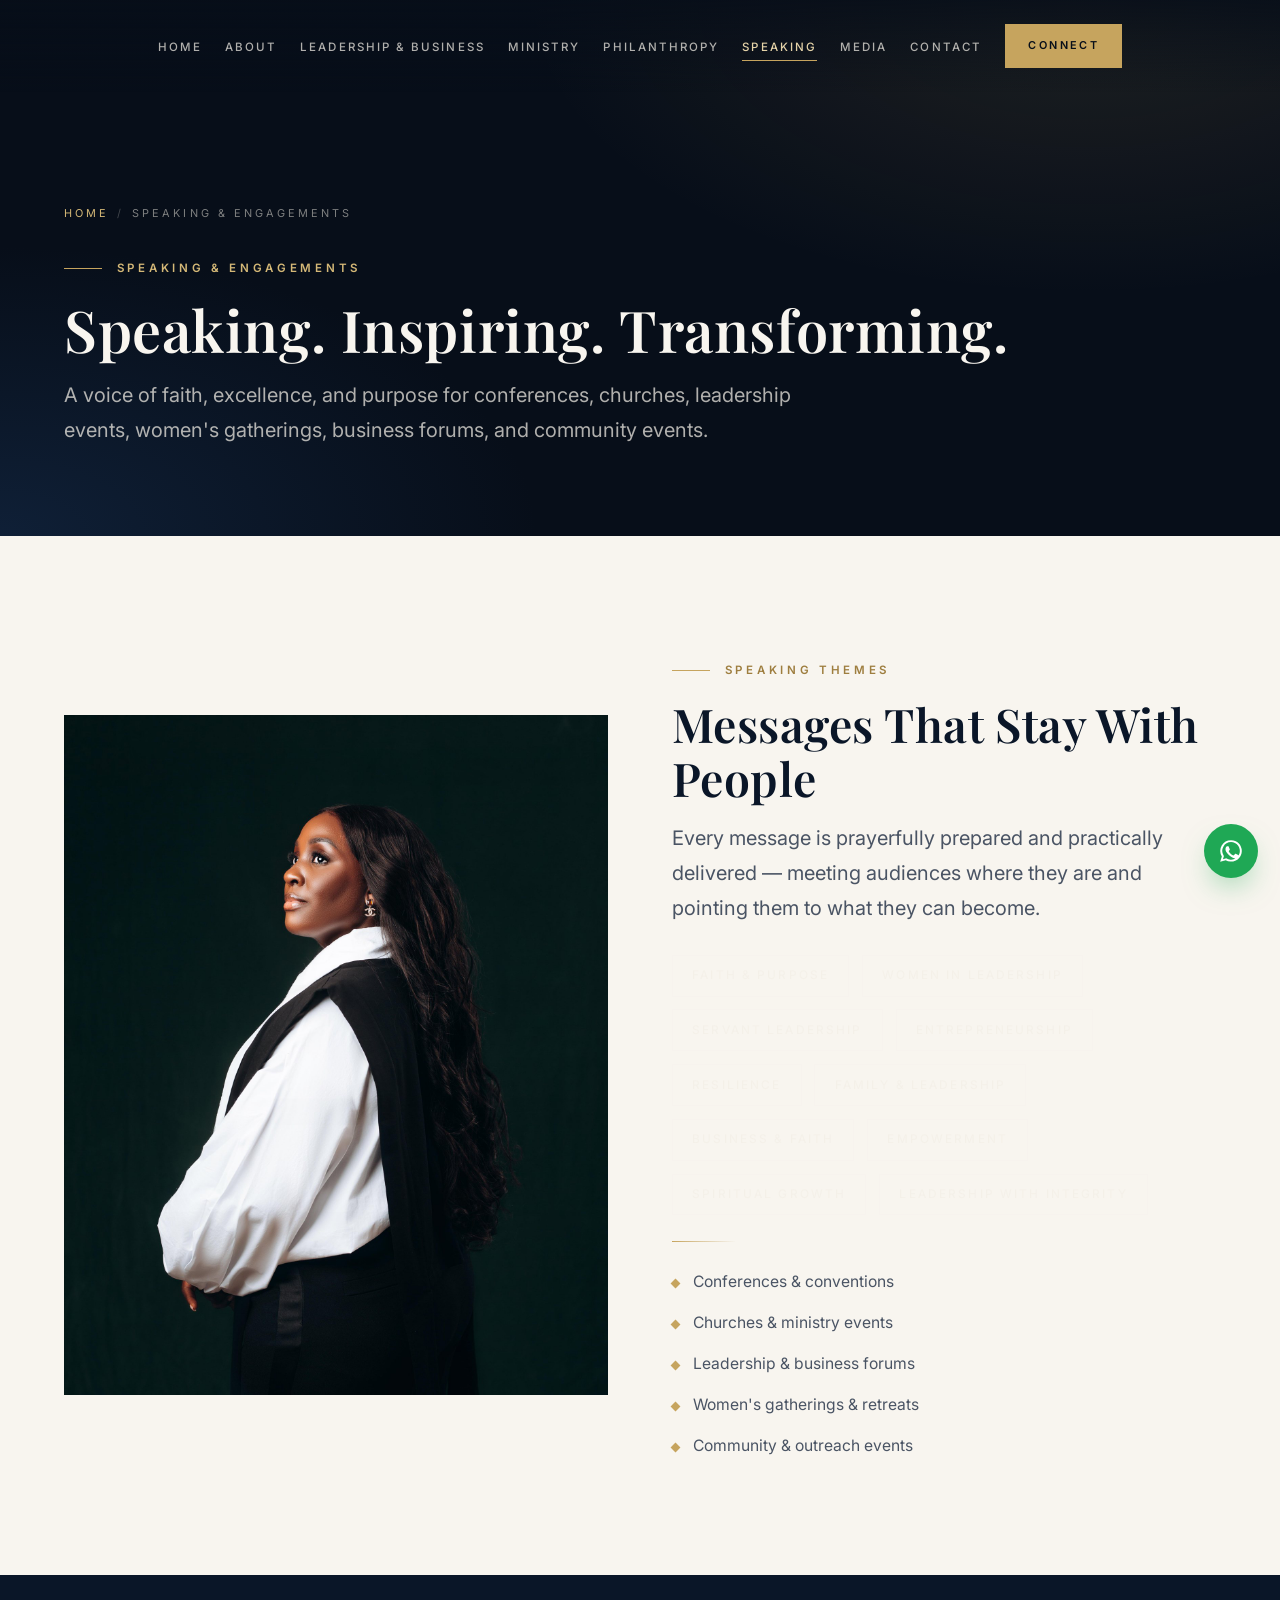
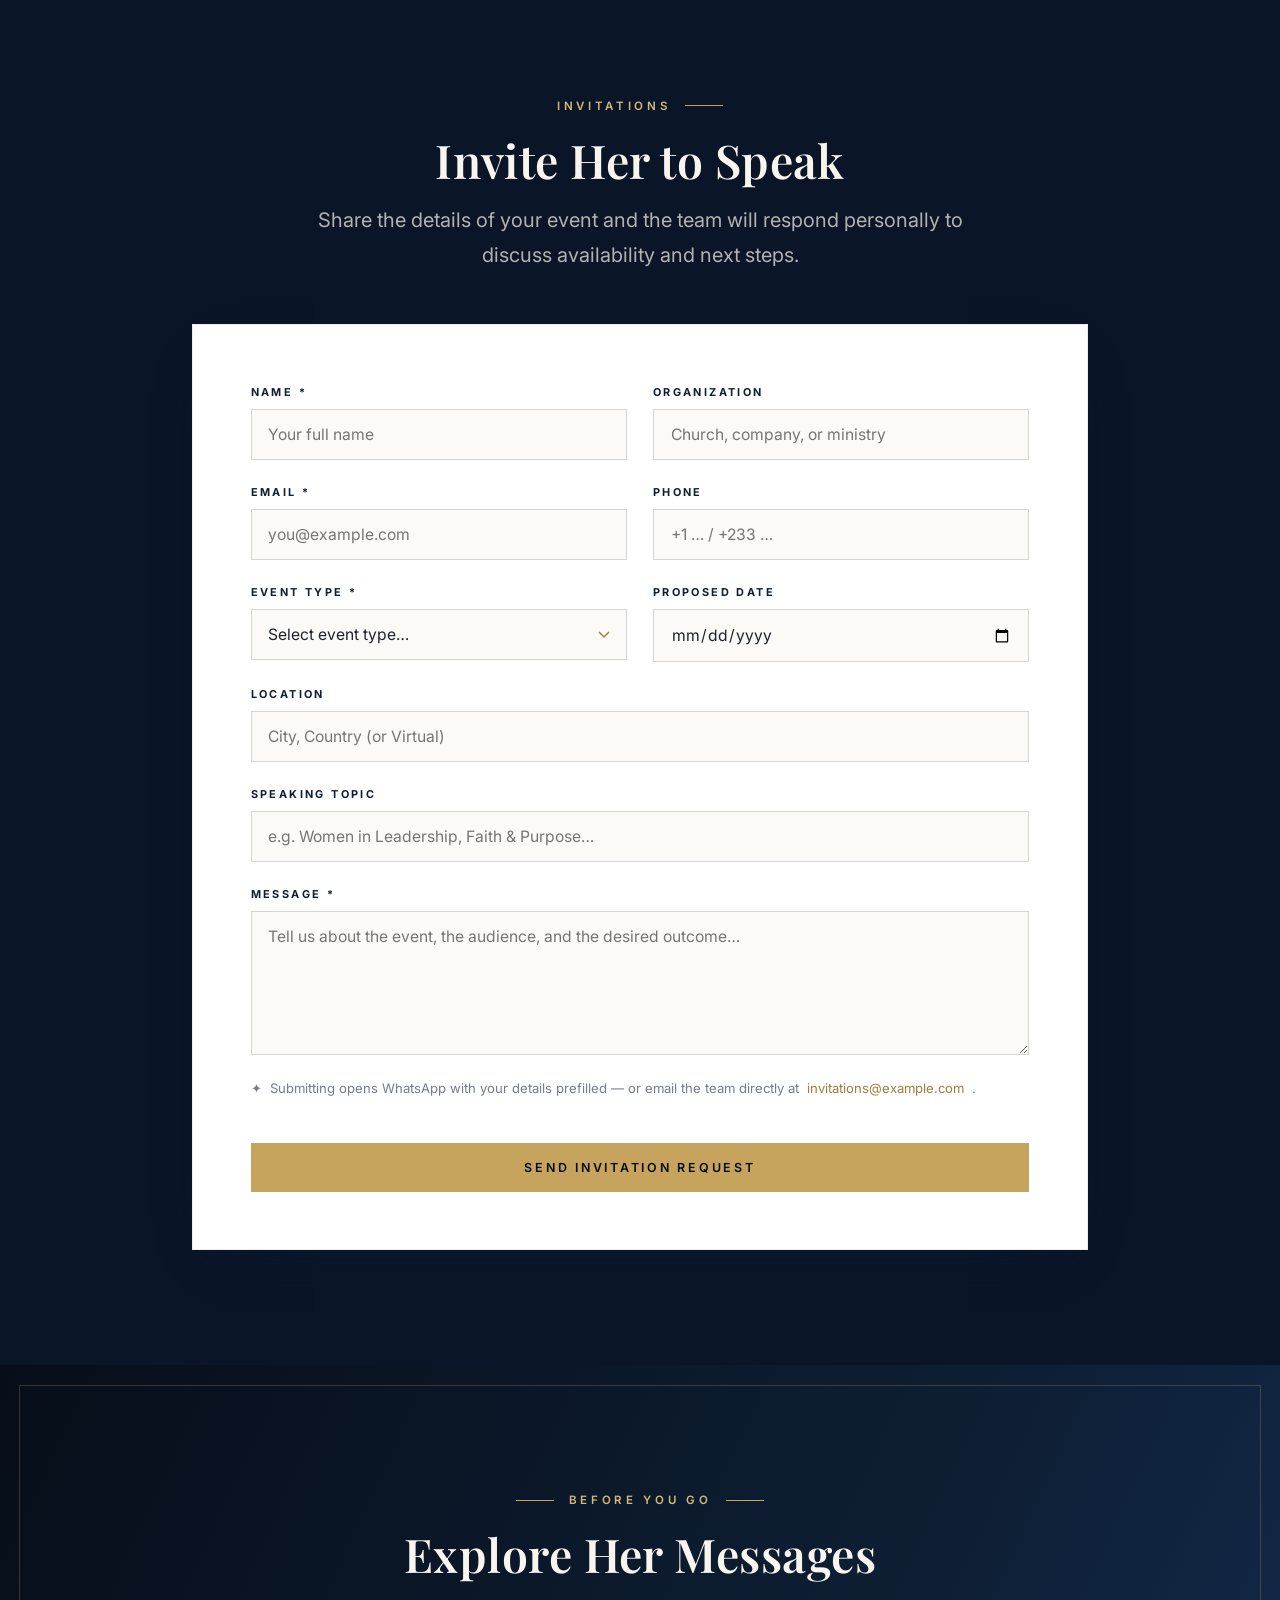
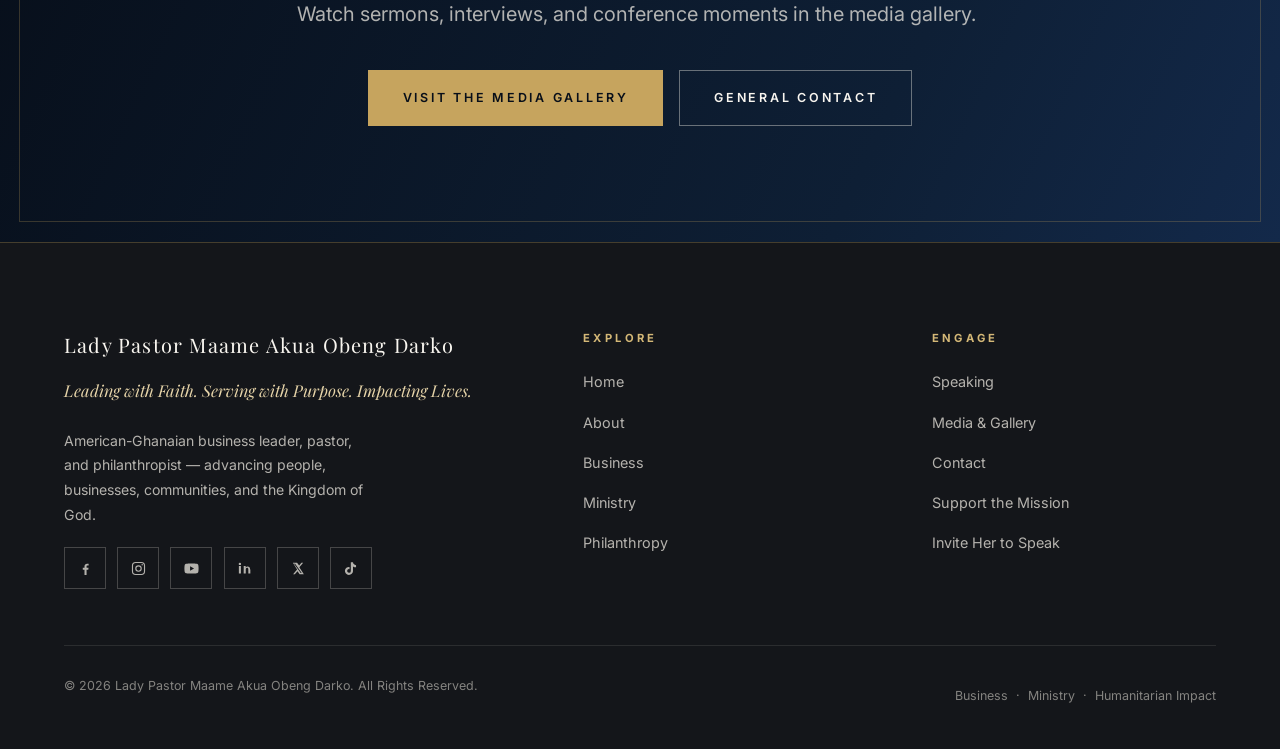
<file: speaking.html>
<!DOCTYPE html>
<html lang="en">
<head>
  <meta charset="UTF-8">
  <meta name="viewport" content="width=device-width, initial-scale=1.0">
  <title>Speaking &amp; Engagements — Lady Pastor Maame Akua Obeng Darko</title>
  <meta name="description" content="Invite Lady Pastor Maame Akua Obeng Darko to speak at your conference, church, leadership event, women's gathering, business forum, or community event. Faith & Purpose · Women in Leadership · Servant Leadership.">
  <meta name="theme-color" content="#0A1628">
  <link rel="canonical" href="https://maameakuaobengdarko.com/speaking.html">

  <meta property="og:type" content="website">
  <meta property="og:title" content="Speaking &amp; Engagements — Lady Pastor Maame Akua Obeng Darko">
  <meta property="og:description" content="Speaking. Inspiring. Transforming. Invite Lady Pastor Maame Akua Obeng Darko to your next event.">
  <meta property="og:url" content="https://maameakuaobengdarko.com/speaking.html">
  <meta property="og:image" content="https://maameakuaobengdarko.com/assets/img/og-image.jpg">

  <link rel="preconnect" href="https://fonts.googleapis.com">
  <link rel="preconnect" href="https://fonts.gstatic.com" crossorigin>
  <link href="https://fonts.googleapis.com/css2?family=Playfair+Display:ital,wght@0,500;0,600;0,700;1,500;1,600&family=Inter:wght@400;500;600;700&display=swap" rel="stylesheet">
  <!-- INLINE:CSS:START (generated by build.sh) - edit assets/css/styles.css, then run: bash build.sh -->
  <style>
/* ============================================================
   LADY PASTOR MAAME AKUA OBENG DARKO — Design System
   Luxury Executive Brand · Ministry · Humanitarian Foundation
   Palette: Deep Navy · Charcoal · Warm Ivory · Gold · Champagne
   ============================================================ */

/* ---------- Tokens ---------- */
:root {
  /* Core palette */
  --navy-900: #070E19;
  --navy-800: #0A1628;
  --navy-700: #0E1F35;
  --navy-600: #13294a;
  --navy-500: #1B3A63;

  --charcoal-900: #14161A;
  --charcoal-700: #23262C;
  --charcoal-500: #3A3F48;

  --ivory: #F8F5EF;
  --ivory-soft: #FCFAF6;
  --ivory-dim: #EFEBE2;
  --sand: #E7DFD0;

  --gold-500: #C6A45E;
  --gold-400: #D4B877;
  --gold-300: #E5D3A8;
  --champagne: #EFE3C8;
  --gold-deep: #9E7E3F;

  --burgundy-800: #4A1522;
  --burgundy-700: #5E1B2C;
  --burgundy-500: #7C2A3C;

  /* Text */
  --ink: #1B2230;
  --ink-soft: #4A5464;
  --ink-mute: #737D8C;
  --on-dark: #F3EFE6;
  --on-dark-soft: rgba(243, 239, 230, 0.72);
  --on-dark-faint: rgba(243, 239, 230, 0.5);

  /* Type */
  --font-display: "Playfair Display", "Cormorant Garamond", Georgia, serif;
  --font-body: "Inter", "Montserrat", "Segoe UI", -apple-system, sans-serif;

  /* Rhythm */
  --section-y: clamp(4.5rem, 9vw, 8.5rem);
  --gutter: clamp(1.25rem, 5vw, 5rem);
  --maxw: 76rem;

  --radius: 2px;
  --radius-lg: 4px;

  --shadow-soft: 0 20px 60px -30px rgba(10, 22, 40, 0.35);
  --shadow-card: 0 24px 70px -32px rgba(10, 22, 40, 0.45);

  --ease: cubic-bezier(0.22, 1, 0.36, 1);

  --nav-h: 92px;
  --nav-h-shrunk: 64px;
}

/* ---------- Reset & Base ---------- */
*, *::before, *::after { box-sizing: border-box; }

html {
  scroll-behavior: smooth;
  -webkit-text-size-adjust: 100%;
  scroll-padding-top: calc(var(--nav-h) + 12px);
  /* Decorative edge frames bleed a few px past the viewport on small
     screens; clip horizontally so no horizontal scrollbar appears.
     `hidden` is the fallback; `clip` avoids creating a scroll container. */
  overflow-x: hidden;
  overflow-x: clip;
}

body {
  margin: 0;
  font-family: var(--font-body);
  font-size: 1.0625rem;
  line-height: 1.75;
  color: var(--ink);
  background: var(--ivory-soft);
  -webkit-font-smoothing: antialiased;
  text-rendering: optimizeLegibility;
}

img { max-width: 100%; display: block; }

h1, h2, h3, h4 {
  font-family: var(--font-display);
  font-weight: 600;
  line-height: 1.15;
  margin: 0 0 1rem;
  color: var(--navy-800);
  letter-spacing: 0.01em;
}

h1 { font-size: clamp(2.4rem, 6vw, 4.2rem); }
h2 { font-size: clamp(1.9rem, 4vw, 2.9rem); }
h3 { font-size: clamp(1.25rem, 2.4vw, 1.6rem); }

p { margin: 0 0 1.25rem; }
p:last-child { margin-bottom: 0; }

a { color: inherit; text-decoration: none; }

::selection { background: var(--gold-500); color: var(--navy-900); }

:focus-visible {
  outline: 2px solid var(--gold-500);
  outline-offset: 3px;
  border-radius: 2px;
}

.skip-link {
  position: absolute;
  left: -999px;
  top: 0;
  background: var(--gold-500);
  color: var(--navy-900);
  padding: 0.7rem 1.2rem;
  font-weight: 600;
  z-index: 300;
}
.skip-link:focus { left: 12px; top: 12px; }

/* ---------- Layout ---------- */
.container {
  width: min(var(--maxw), 100% - 2 * var(--gutter));
  margin-inline: auto;
}

.section { padding-block: var(--section-y); position: relative; }

.section--tight { padding-block: clamp(3rem, 6vw, 5.5rem); }

.section--navy { background: var(--navy-800); color: var(--on-dark); }
.section--navy h2, .section--navy h3 { color: var(--ivory); }
.section--navy .eyebrow { color: var(--gold-400); }

.section--ivory { background: var(--ivory); }
.section--white { background: #ffffff; }

.section--charcoal { background: var(--charcoal-900); color: var(--on-dark); }
.section--charcoal h2, .section--charcoal h3 { color: var(--ivory); }

.grid-2 {
  display: grid;
  grid-template-columns: repeat(2, 1fr);
  gap: clamp(2rem, 5vw, 4.5rem);
  align-items: center;
}

.grid-3 {
  display: grid;
  grid-template-columns: repeat(3, 1fr);
  gap: clamp(1.4rem, 2.5vw, 2rem);
}

.grid-4 {
  display: grid;
  grid-template-columns: repeat(4, 1fr);
  gap: clamp(1.4rem, 2.5vw, 2rem);
}

/* ---------- Eyebrow / Headings with rules ---------- */
.eyebrow {
  display: inline-flex;
  align-items: center;
  gap: 0.9rem;
  font-family: var(--font-body);
  font-size: 0.72rem;
  font-weight: 600;
  letter-spacing: 0.32em;
  text-transform: uppercase;
  color: var(--gold-deep);
  margin: 0 0 1.1rem;
}

.eyebrow::before {
  content: "";
  width: 2.4rem;
  height: 1px;
  background: var(--gold-500);
  flex: none;
}

.eyebrow--center { justify-content: center; }
.eyebrow--center::after {
  content: "";
  width: 2.4rem;
  height: 1px;
  background: var(--gold-500);
}

.gold-rule {
  width: 4rem;
  height: 1px;
  background: linear-gradient(90deg, var(--gold-500), transparent);
  margin: 1.6rem 0;
  border: none;
}

.lead {
  font-size: clamp(1.05rem, 1.6vw, 1.25rem);
  color: var(--ink-soft);
  max-width: 56ch;
}

.section--navy .lead,
.section--charcoal .lead,
.section--burgundy .lead { color: var(--on-dark-soft); }

.center { text-align: center; }
.center .lead { margin-inline: auto; }
.center .eyebrow::before { display: none; }

/* ---------- Buttons ---------- */
.btn {
  display: inline-flex;
  align-items: center;
  justify-content: center;
  gap: 0.6rem;
  padding: 1rem 2.1rem;
  font-family: var(--font-body);
  font-size: 0.78rem;
  font-weight: 600;
  letter-spacing: 0.22em;
  text-transform: uppercase;
  border: 1px solid transparent;
  cursor: pointer;
  transition: all 0.35s var(--ease);
  white-space: nowrap;
}

.btn--gold {
  background: var(--gold-500);
  color: var(--navy-900);
  border-color: var(--gold-500);
}
.btn--gold:hover {
  background: var(--gold-400);
  border-color: var(--gold-400);
  transform: translateY(-2px);
  box-shadow: 0 14px 30px -14px rgba(198, 164, 94, 0.55);
}

.btn--outline {
  background: transparent;
  color: var(--ivory);
  border-color: rgba(243, 239, 230, 0.4);
}
.btn--outline:hover {
  border-color: var(--gold-500);
  color: var(--gold-300);
  transform: translateY(-2px);
}

.btn--outline-dark {
  background: transparent;
  color: var(--navy-800);
  border-color: rgba(10, 22, 40, 0.35);
}
.btn--outline-dark:hover {
  border-color: var(--gold-500);
  color: var(--gold-deep);
  transform: translateY(-2px);
}

.btn--burgundy {
  background: var(--burgundy-700);
  color: var(--champagne);
  border-color: var(--burgundy-700);
}
.btn--burgundy:hover {
  background: var(--burgundy-500);
  border-color: var(--burgundy-500);
  transform: translateY(-2px);
}

.btn--block { width: 100%; }

.btn-row {
  display: flex;
  flex-wrap: wrap;
  gap: 1rem;
  align-items: center;
}

.text-link {
  display: inline-flex;
  align-items: center;
  gap: 0.55rem;
  font-size: 0.8rem;
  font-weight: 600;
  letter-spacing: 0.2em;
  text-transform: uppercase;
  color: var(--gold-deep);
  transition: gap 0.3s var(--ease), color 0.3s var(--ease);
}
.text-link::after { content: "→"; font-size: 0.95em; transition: transform 0.3s var(--ease); }
.text-link:hover { color: var(--navy-800); }
.text-link:hover::after { transform: translateX(4px); }

.section--navy .text-link,
.section--charcoal .text-link { color: var(--gold-400); }
.section--navy .text-link:hover,
.section--charcoal .text-link:hover { color: var(--gold-300); }

/* ---------- Navigation ---------- */
.nav {
  position: fixed;
  inset: 0 0 auto 0;
  z-index: 200;
  height: var(--nav-h);
  display: flex;
  align-items: center;
  background: linear-gradient(180deg, rgba(7, 14, 25, 0.82), rgba(7, 14, 25, 0));
  transition: height 0.4s var(--ease), background 0.4s var(--ease), box-shadow 0.4s var(--ease);
}

.nav.is-scrolled {
  height: var(--nav-h-shrunk);
  background: rgba(7, 14, 25, 0.96);
  backdrop-filter: blur(14px);
  -webkit-backdrop-filter: blur(14px);
  box-shadow: 0 1px 0 rgba(198, 164, 94, 0.25), 0 12px 40px -18px rgba(0, 0, 0, 0.6);
}

.nav__inner {
  width: min(80rem, 100% - 2 * var(--gutter));
  margin-inline: auto;
  display: flex;
  align-items: center;
  justify-content: space-between;
  gap: 2rem;
}

.brand { display: flex; align-items: center; gap: 0.9rem; color: var(--ivory); }

.brand__text { display: flex; flex-direction: column; line-height: 1.25; }

.brand__name {
  font-family: var(--font-display);
  font-size: 0.98rem;
  letter-spacing: 0.06em;
  color: var(--ivory);
  transition: font-size 0.4s var(--ease);
}
.nav.is-scrolled .brand__name { font-size: 0.86rem; }

.nav__links {
  display: flex;
  align-items: center;
  gap: clamp(0.9rem, 1.8vw, 1.7rem);
  list-style: none;
  margin: 0;
  padding: 0;
}

.nav__links a:not(.btn) {
  font-size: 0.72rem;
  font-weight: 500;
  letter-spacing: 0.18em;
  text-transform: uppercase;
  color: var(--on-dark-soft);
  padding: 0.4rem 0;
  position: relative;
  transition: color 0.3s var(--ease);
}

.nav__links a:not(.btn)::after {
  content: "";
  position: absolute;
  left: 0;
  bottom: 0;
  width: 100%;
  height: 1px;
  background: var(--gold-500);
  transform: scaleX(0);
  transform-origin: left;
  transition: transform 0.35s var(--ease);
}

.nav__links a:not(.btn):hover,
.nav__links a[aria-current="page"]:not(.btn) { color: var(--gold-300); }
.nav__links a:not(.btn):hover::after,
.nav__links a[aria-current="page"]:not(.btn)::after { transform: scaleX(1); }

.nav .btn { padding: 0.7rem 1.4rem; font-size: 0.68rem; }

.nav__toggle {
  display: none;
  background: none;
  border: none;
  cursor: pointer;
  padding: 0.6rem;
  z-index: 260;
}

.nav__toggle span {
  display: block;
  width: 26px;
  height: 2px;
  background: var(--ivory);
  margin: 6px 0;
  transition: all 0.35s var(--ease);
}

.nav__toggle.is-open span:nth-child(1) { transform: translateY(8px) rotate(45deg); }
.nav__toggle.is-open span:nth-child(2) { opacity: 0; }
.nav__toggle.is-open span:nth-child(3) { transform: translateY(-8px) rotate(-45deg); }

/* Mobile nav */
@media (max-width: 1023px) {
  .nav__toggle { display: block; }

  .nav__menu {
    position: fixed;
    inset: 0;
    background: linear-gradient(160deg, var(--navy-900), var(--charcoal-900));
    display: flex;
    flex-direction: column;
    justify-content: center;
    align-items: center;
    gap: 0.4rem;
    opacity: 0;
    visibility: hidden;
    transition: opacity 0.4s var(--ease), visibility 0.4s;
    z-index: 240;
  }

  .nav__menu.is-open { opacity: 1; visibility: visible; }

  .nav__menu ul {
    list-style: none;
    margin: 0 0 2rem;
    padding: 0;
    display: flex;
    flex-direction: column;
    align-items: center;
    gap: 0.9rem;
  }

  .nav__menu a:not(.btn) {
    font-family: var(--font-display);
    font-size: 1.5rem;
    letter-spacing: 0.04em;
    color: var(--on-dark);
    text-transform: none;
  }

  .nav__menu a:not(.btn):hover { color: var(--gold-300); }
}

@media (min-width: 1024px) {
  .nav__menu { display: contents; }
  .nav__menu > .nav__links { margin-inline: auto; }
}

/* ---------- Hero (home) ---------- */
.hero {
  position: relative;
  min-height: 100svh;
  display: flex;
  align-items: flex-end;
  background: var(--navy-900);
  overflow: hidden;
  color: var(--on-dark);
}

.hero__photo {
  position: absolute;
  inset: 0;
  background-size: cover;
  background-position: center 22%;
}

/* Placeholder washes until real photography is supplied */
.hero__photo--placeholder {
  background:
    radial-gradient(120% 90% at 78% 18%, rgba(198, 164, 94, 0.16), transparent 55%),
    radial-gradient(90% 70% at 15% 85%, rgba(27, 58, 99, 0.5), transparent 60%),
    linear-gradient(155deg, #0C1B30 0%, #070E19 55%, #0B1220 100%);
}

.hero__scrim {
  position: absolute;
  inset: 0;
  background:
    linear-gradient(180deg, rgba(7, 14, 25, 0.55) 0%, rgba(7, 14, 25, 0.18) 38%, rgba(7, 14, 25, 0.88) 82%, #070E19 100%),
    linear-gradient(100deg, rgba(7, 14, 25, 0.72) 0%, rgba(7, 14, 25, 0.25) 55%, transparent 100%);
}

.hero__frame {
  position: absolute;
  inset: clamp(1rem, 3vw, 2.2rem);
  border: 1px solid rgba(198, 164, 94, 0.28);
  pointer-events: none;
}

.hero__frame::before,
.hero__frame::after {
  content: "";
  position: absolute;
  width: 34px;
  height: 34px;
  border-color: var(--gold-500);
  border-style: solid;
}
.hero__frame::before { top: -1px; left: -1px; border-width: 1px 0 0 1px; }
.hero__frame::after { bottom: -1px; right: -1px; border-width: 0 1px 1px 0; }

.hero__content {
  position: relative;
  z-index: 2;
  width: min(var(--maxw), 100% - 2 * var(--gutter));
  margin: 0 auto;
  padding: calc(var(--nav-h) + 4rem) 0 clamp(4rem, 8vw, 6.5rem);
}

.hero__kicker {
  display: flex;
  align-items: center;
  gap: 1rem;
  font-size: 0.7rem;
  font-weight: 600;
  letter-spacing: 0.34em;
  text-transform: uppercase;
  color: var(--gold-400);
  margin-bottom: 1.6rem;
}
.hero__kicker::before { content: ""; width: 3rem; height: 1px; background: var(--gold-500); }

.hero h1 {
  color: var(--ivory);
  font-size: clamp(2.5rem, 6.4vw, 4.6rem);
  font-weight: 600;
  letter-spacing: 0.015em;
  margin-bottom: 1.4rem;
}

.hero h1 .line { display: block; }

.hero h1 em {
  font-style: italic;
  color: var(--gold-400);
}

.hero__sub {
  max-width: 58ch;
  font-size: clamp(1rem, 1.5vw, 1.2rem);
  color: var(--on-dark-soft);
  margin-bottom: 2.4rem;
}

.hero__sub strong { color: var(--ivory); font-weight: 600; }

.hero__ctas { display: flex; flex-wrap: wrap; gap: 1rem; margin-bottom: 3rem; }

.hero__meta {
  display: flex;
  flex-wrap: wrap;
  gap: clamp(1.2rem, 3vw, 3rem);
  padding-top: 2rem;
  border-top: 1px solid rgba(198, 164, 94, 0.22);
}

.hero__meta div { font-size: 0.8rem; letter-spacing: 0.14em; text-transform: uppercase; color: var(--on-dark-faint); }
.hero__meta strong {
  display: block;
  font-family: var(--font-display);
  font-size: 1.05rem;
  letter-spacing: 0.02em;
  text-transform: none;
  color: var(--gold-300);
  margin-bottom: 0.15rem;
}

.hero__scroll {
  position: absolute;
  right: clamp(1.5rem, 4vw, 3.5rem);
  bottom: 2.6rem;
  z-index: 2;
  writing-mode: vertical-rl;
  font-size: 0.62rem;
  letter-spacing: 0.4em;
  text-transform: uppercase;
  color: var(--on-dark-faint);
  display: flex;
  align-items: center;
  gap: 0.9rem;
}

.hero__scroll::after {
  content: "";
  width: 1px;
  height: 3.4rem;
  background: linear-gradient(180deg, var(--gold-500), transparent);
  animation: scrollPulse 2.6s var(--ease) infinite;
}

@keyframes scrollPulse {
  0%, 100% { transform: scaleY(0.55); opacity: 0.5; transform-origin: top; }
  50% { transform: scaleY(1); opacity: 1; transform-origin: top; }
}

/* ---------- Page hero (interior pages) ---------- */
.page-hero {
  position: relative;
  background: var(--navy-900);
  color: var(--on-dark);
  padding: calc(var(--nav-h) + clamp(4rem, 9vw, 7rem)) 0 clamp(3.4rem, 7vw, 5.5rem);
  overflow: hidden;
}

.page-hero::before {
  content: "";
  position: absolute;
  inset: 0;
  background:
    radial-gradient(80% 100% at 85% 0%, rgba(198, 164, 94, 0.12), transparent 55%),
    radial-gradient(70% 90% at 0% 100%, rgba(27, 58, 99, 0.4), transparent 60%);
}

.page-hero__content { position: relative; z-index: 1; }

.page-hero h1 {
  color: var(--ivory);
  font-size: clamp(2.2rem, 5vw, 3.6rem);
  margin-bottom: 1rem;
}

.page-hero .lead { color: var(--on-dark-soft); }

.crumbs {
  font-size: 0.68rem;
  letter-spacing: 0.28em;
  text-transform: uppercase;
  color: var(--on-dark-faint);
  margin-bottom: 1.6rem;
}
.crumbs a { color: var(--gold-400); }
.crumbs span { margin: 0 0.5rem; color: rgba(243,239,230,0.25); }

/* ---------- Portrait frames ---------- */
.portrait {
  position: relative;
  overflow: hidden;
  background: var(--navy-700);
}

.portrait img {
  width: 100%;
  height: 100%;
  object-fit: cover;
  transition: transform 1.4s var(--ease);
}

.portrait:hover img { transform: scale(1.03); }

.portrait--tall { aspect-ratio: 4 / 5; }
.portrait--portrait { aspect-ratio: 3 / 4; }
.portrait--landscape { aspect-ratio: 16 / 10; }
.portrait--square { aspect-ratio: 1 / 1; }

/* Anchor the crop to the subject's face when a tall photo is
   framed landscape (e.g. ministry page: face sits ~9-29% from top;
   a 16/10 frame shows ~49% of the image height, so keep the anchor
   near the top or the head gets cut off). */
.portrait--face img { object-position: 50% 5%; }

.portrait--navy {
  background:
    radial-gradient(120% 100% at 70% 10%, rgba(198, 164, 94, 0.14), transparent 55%),
    linear-gradient(150deg, var(--navy-600), var(--navy-900));
}

.portrait__placeholder {
  position: absolute;
  inset: 0;
  display: grid;
  place-items: center;
  text-align: center;
  padding: 2rem;
  color: var(--on-dark-faint);
  font-size: 0.72rem;
  letter-spacing: 0.26em;
  text-transform: uppercase;
  line-height: 2;
}

.portrait__placeholder::before {
  content: "";
  position: absolute;
  inset: 1.1rem;
  border: 1px solid rgba(198, 164, 94, 0.3);
}

.portrait__placeholder i {
  font-style: normal;
  font-family: var(--font-display);
  font-size: 1.4rem;
  letter-spacing: 0.1em;
  color: rgba(243, 239, 230, 0.4);
  text-transform: none;
  display: block;
  margin-bottom: 0.6rem;
}

.portrait--offset { margin-bottom: 3.5rem; }

.portrait--offset::after {
  content: "";
  position: absolute;
  z-index: -1;
  inset: 2rem -2rem -2rem 2rem;
  border: 1px solid var(--gold-500);
  opacity: 0.55;
}

.portrait__badge {
  position: absolute;
  left: 0;
  bottom: 0;
  background: var(--gold-500);
  color: var(--navy-900);
  font-size: 0.64rem;
  font-weight: 700;
  letter-spacing: 0.26em;
  text-transform: uppercase;
  padding: 0.8rem 1.4rem;
}

/* ---------- Intro / About split ---------- */
.stats-row {
  display: grid;
  grid-template-columns: repeat(4, 1fr);
  gap: 1px;
  background: rgba(198, 164, 94, 0.25);
  border: 1px solid rgba(198, 164, 94, 0.25);
  margin-top: clamp(2.5rem, 5vw, 4.5rem);
}

.stats-row > div {
  background: var(--navy-800);
  padding: 1.6rem 1.2rem;
  text-align: center;
}

.stats-row b {
  display: block;
  font-family: var(--font-display);
  font-size: clamp(1.3rem, 2.4vw, 1.9rem);
  color: var(--gold-400);
  font-weight: 600;
}

.stats-row span {
  font-size: 0.66rem;
  letter-spacing: 0.22em;
  text-transform: uppercase;
  color: var(--on-dark-faint);
}

/* ---------- Value / Pillar cards ---------- */
.pillars {
  display: grid;
  grid-template-columns: repeat(auto-fit, minmax(15rem, 1fr));
  gap: 1.5rem;
}

.pillar {
  background: rgba(255, 255, 255, 0.025);
  border: 1px solid rgba(198, 164, 94, 0.22);
  padding: 2.2rem 1.9rem;
  transition: all 0.4s var(--ease);
  position: relative;
}

.pillar::before {
  content: "";
  position: absolute;
  top: 0;
  left: 0;
  width: 2.6rem;
  height: 2px;
  background: var(--gold-500);
  transition: width 0.4s var(--ease);
}

.pillar:hover { background: rgba(255, 255, 255, 0.045); transform: translateY(-4px); }
.pillar:hover::before { width: 100%; }

.pillar h3 {
  color: var(--ivory);
  font-size: 1.12rem;
  margin-bottom: 0.55rem;
}

.pillar p { font-size: 0.92rem; color: var(--on-dark-soft); margin: 0; }

/* ---------- Business cards ---------- */
.biz-grid {
  display: grid;
  grid-template-columns: repeat(3, 1fr);
  gap: 1.6rem;
}

.biz-card {
  position: relative;
  background: #ffffff;
  border: 1px solid rgba(10, 22, 40, 0.08);
  padding: 2.6rem 2.2rem;
  transition: all 0.45s var(--ease);
  overflow: hidden;
}

.biz-card::after {
  content: "";
  position: absolute;
  inset: auto 0 0 0;
  height: 3px;
  background: linear-gradient(90deg, var(--gold-500), var(--champagne));
  transform: scaleX(0);
  transform-origin: left;
  transition: transform 0.5s var(--ease);
}

.biz-card:hover { transform: translateY(-6px); box-shadow: var(--shadow-card); }
.biz-card:hover::after { transform: scaleX(1); }

.biz-card__photo {
  margin: -2.6rem -2.2rem 1.6rem;
  width: calc(100% + 4.4rem);
  height: 11rem;
  object-fit: cover;
}

.biz-card__num {
  font-family: var(--font-display);
  font-size: 0.95rem;
  color: var(--gold-500);
  letter-spacing: 0.12em;
  margin-bottom: 1.4rem;
  display: block;
}

.biz-card h3 { font-size: 1.45rem; margin-bottom: 0.7rem; }

.biz-card p { font-size: 0.95rem; color: var(--ink-soft); margin: 0; }

.biz-card__icon {
  width: 52px;
  height: 52px;
  border: 1px solid rgba(198, 164, 94, 0.5);
  display: grid;
  place-items: center;
  color: var(--gold-deep);
  margin-bottom: 1.6rem;
  transition: all 0.4s var(--ease);
}

.biz-card:hover .biz-card__icon {
  background: var(--gold-500);
  color: var(--navy-900);
  border-color: var(--gold-500);
}

.biz-card__icon svg { width: 24px; height: 24px; }

.biz-card__logo {
  height: 52px;
  width: auto;
  max-width: 9rem;
  object-fit: contain;
}

.biz-card__logo--round { border-radius: 50%; }

.biz-card:hover .biz-card__logo { transform: scale(1.06); }

/* ---------- Icon list ---------- */
.icon-list { list-style: none; margin: 0; padding: 0; display: grid; gap: 0.85rem; }

.icon-list li {
  display: flex;
  gap: 0.9rem;
  align-items: baseline;
  font-size: 0.98rem;
  color: var(--ink-soft);
}

.icon-list li::before {
  content: "";
  flex: none;
  width: 7px;
  height: 7px;
  transform: rotate(45deg);
  background: var(--gold-500);
  margin-top: 0.35rem;
}

.icon-list--light li { color: var(--on-dark-soft); }

/* ---------- Quote blocks ---------- */
.quote-band {
  position: relative;
  background:
    radial-gradient(70% 90% at 50% 0%, rgba(198, 164, 94, 0.1), transparent 60%),
    var(--charcoal-900);
  color: var(--on-dark);
  text-align: center;
}

.quote-band__mark {
  font-family: var(--font-display);
  font-size: 5rem;
  line-height: 0.6;
  color: var(--gold-500);
  display: block;
  margin-bottom: 1.6rem;
}

.quote-band blockquote {
  margin: 0 auto 2.6rem;
  max-width: 60rem;
  font-family: var(--font-display);
  font-size: clamp(1.5rem, 3.4vw, 2.5rem);
  line-height: 1.45;
  font-weight: 500;
  color: var(--ivory);
}

.quote-band blockquote em { color: var(--gold-400); font-style: italic; }

.quote-band cite {
  display: block;
  font-family: var(--font-body);
  font-style: normal;
  font-size: 0.72rem;
  letter-spacing: 0.3em;
  text-transform: uppercase;
  color: var(--on-dark-faint);
}

.quote-band cite b { color: var(--gold-400); font-weight: 600; }

/* Principles row */
.principles {
  display: grid;
  grid-template-columns: repeat(4, 1fr);
  gap: 1px;
  background: rgba(198, 164, 94, 0.22);
  border-block: 1px solid rgba(198, 164, 94, 0.22);
  margin-top: clamp(3rem, 6vw, 5rem);
  text-align: center;
}

.principles > div {
  background: var(--charcoal-900);
  padding: 2.4rem 1.4rem;
}

.principles h3 {
  color: var(--gold-400);
  font-size: 1rem;
  letter-spacing: 0.28em;
  text-transform: uppercase;
  font-family: var(--font-body);
  font-weight: 700;
  margin-bottom: 0.7rem;
}

.principles p { font-size: 0.88rem; color: var(--on-dark-soft); margin: 0; }

/* ---------- Ministry accents ---------- */
.section--burgundy { background: var(--burgundy-800); color: var(--on-dark); }
.section--burgundy h2, .section--burgundy h3 { color: var(--ivory); }

.ministry-banner {
  position: relative;
  overflow: hidden;
  padding: clamp(3.5rem, 7vw, 6rem) 0;
  background:
    radial-gradient(90% 120% at 50% 0%, rgba(198, 164, 94, 0.14), transparent 55%),
    linear-gradient(160deg, var(--burgundy-700), var(--burgundy-800) 65%);
  color: var(--on-dark);
  text-align: center;
}

.ministry-banner h2 { color: var(--ivory); font-size: clamp(1.9rem, 4vw, 3rem); }

.ministry-banner .cross {
  width: 1px;
  height: 4.2rem;
  margin: 0 auto 1.8rem;
  background: var(--gold-400);
  position: relative;
}
.ministry-banner .cross::before {
  content: "";
  position: absolute;
  top: 1.1rem;
  left: 50%;
  transform: translateX(-50%);
  width: 2.2rem;
  height: 1px;
  background: var(--gold-400);
}

.verse {
  font-family: var(--font-display);
  font-style: italic;
  font-size: clamp(1.1rem, 2vw, 1.4rem);
  color: var(--champagne);
  max-width: 46rem;
  margin: 1.8rem auto 0;
}

.verse span {
  display: block;
  margin-top: 0.9rem;
  font-family: var(--font-body);
  font-style: normal;
  font-size: 0.68rem;
  letter-spacing: 0.3em;
  text-transform: uppercase;
  color: var(--gold-400);
}

/* ---------- Foundation values strip ---------- */
.values-strip {
  display: flex;
  flex-wrap: wrap;
  justify-content: center;
  gap: 0;
  border-block: 1px solid rgba(198, 164, 94, 0.3);
  margin: clamp(2.5rem, 5vw, 4rem) 0;
}

.values-strip span {
  font-size: 0.78rem;
  font-weight: 600;
  letter-spacing: 0.3em;
  text-transform: uppercase;
  color: var(--gold-300);
  padding: 1.1rem clamp(1.2rem, 3vw, 2.6rem);
  position: relative;
}

.values-strip span + span::before {
  content: "";
  position: absolute;
  left: 0;
  top: 50%;
  transform: translateY(-50%);
  width: 1px;
  height: 1.2rem;
  background: rgba(198, 164, 94, 0.4);
}

/* Donate band */
.donate-band {
  background: linear-gradient(120deg, var(--navy-800), var(--navy-700));
  border: 1px solid rgba(198, 164, 94, 0.3);
  padding: clamp(2.4rem, 5vw, 4rem);
  display: grid;
  grid-template-columns: 1.5fr 1fr;
  gap: 2.5rem;
  align-items: center;
  color: var(--on-dark);
}

.donate-band h2 { color: var(--ivory); margin-bottom: 0.6rem; }
.donate-band p { color: var(--on-dark-soft); margin: 0; }
.donate-band .btn-row { justify-content: flex-end; }

/* ---------- Personal / family chips ---------- */
.roles {
  display: flex;
  flex-wrap: wrap;
  gap: 0.7rem;
  margin: 1.8rem 0 2rem;
}

.roles span {
  font-size: 0.68rem;
  font-weight: 600;
  letter-spacing: 0.22em;
  text-transform: uppercase;
  color: var(--navy-700);
  border: 1px solid rgba(198, 164, 94, 0.6);
  background: rgba(198, 164, 94, 0.08);
  padding: 0.55rem 1.1rem;
}

/* ---------- Speaking themes ---------- */
.themes { display: flex; flex-wrap: wrap; gap: 0.8rem; }

.themes span {
  font-size: 0.74rem;
  letter-spacing: 0.18em;
  text-transform: uppercase;
  color: var(--on-dark-soft);
  border: 1px solid rgba(243, 239, 230, 0.18);
  padding: 0.6rem 1.2rem;
  transition: all 0.35s var(--ease);
}

.themes span:hover { border-color: var(--gold-500); color: var(--gold-300); }

/* ---------- Forms ---------- */
.form-wrap {
  background: #ffffff;
  border: 1px solid rgba(10, 22, 40, 0.08);
  box-shadow: var(--shadow-soft);
  padding: clamp(2rem, 4.5vw, 3.6rem);
}

.form-grid {
  display: grid;
  grid-template-columns: 1fr 1fr;
  gap: 1.4rem 1.6rem;
}

.field { display: flex; flex-direction: column; gap: 0.45rem; }
.field--full { grid-column: 1 / -1; }

.field label {
  font-size: 0.68rem;
  font-weight: 700;
  letter-spacing: 0.22em;
  text-transform: uppercase;
  color: var(--navy-700);
}

.field input,
.field select,
.field textarea {
  font-family: var(--font-body);
  font-size: 0.98rem;
  color: var(--ink);
  background: var(--ivory-soft);
  border: 1px solid rgba(10, 22, 40, 0.16);
  padding: 0.95rem 1.05rem;
  transition: border-color 0.3s var(--ease), box-shadow 0.3s var(--ease);
  width: 100%;
  border-radius: 0;
  appearance: none;
}

.field select {
  background-image: url("data:image/svg+xml,%3Csvg xmlns='http://www.w3.org/2000/svg' width='12' height='8' viewBox='0 0 12 8'%3E%3Cpath d='M1 1l5 5 5-5' fill='none' stroke='%239E7E3F' stroke-width='1.5'/%3E%3C/svg%3E");
  background-repeat: no-repeat;
  background-position: right 1rem center;
  padding-right: 2.6rem;
}

.field textarea { resize: vertical; min-height: 9rem; }

.field input:focus,
.field select:focus,
.field textarea:focus {
  outline: none;
  border-color: var(--gold-500);
  box-shadow: 0 0 0 3px rgba(198, 164, 94, 0.18);
}

.field .hint { font-size: 0.78rem; color: var(--ink-mute); }

.form-note {
  grid-column: 1 / -1;
  font-size: 0.82rem;
  color: var(--ink-mute);
  display: flex;
  gap: 0.5rem;
  align-items: baseline;
}

.form-success {
  display: none;
  grid-column: 1 / -1;
  border: 1px solid var(--gold-500);
  background: rgba(198, 164, 94, 0.1);
  color: var(--navy-800);
  padding: 1.1rem 1.3rem;
  font-size: 0.92rem;
}

.form-success.is-visible { display: block; }

/* ---------- Gallery ---------- */
.gallery-filters {
  display: flex;
  flex-wrap: wrap;
  gap: 0.7rem;
  margin-bottom: 2.6rem;
}

.gallery-filters button {
  font-family: var(--font-body);
  font-size: 0.7rem;
  font-weight: 600;
  letter-spacing: 0.2em;
  text-transform: uppercase;
  background: transparent;
  color: var(--ink-soft);
  border: 1px solid rgba(10, 22, 40, 0.18);
  padding: 0.6rem 1.3rem;
  cursor: pointer;
  transition: all 0.3s var(--ease);
}

.gallery-filters button:hover { border-color: var(--gold-500); color: var(--gold-deep); }

.gallery-filters button.is-active {
  background: var(--navy-800);
  border-color: var(--navy-800);
  color: var(--gold-300);
}

.masonry {
  columns: 3;
  column-gap: 1.4rem;
}

.masonry .g-item {
  break-inside: avoid;
  margin-bottom: 1.4rem;
  position: relative;
  overflow: hidden;
  cursor: pointer;
}

.masonry .g-item img {
  width: 100%;
  transition: transform 0.9s var(--ease);
}

.masonry .g-item:hover img { transform: scale(1.05); }

.g-item__cap {
  position: absolute;
  inset: auto 0 0 0;
  padding: 2.6rem 1.2rem 1rem;
  background: linear-gradient(180deg, transparent, rgba(7, 14, 25, 0.85));
  color: var(--ivory);
  font-size: 0.68rem;
  letter-spacing: 0.2em;
  text-transform: uppercase;
  opacity: 0;
  transform: translateY(8px);
  transition: all 0.45s var(--ease);
}

.masonry .g-item:hover .g-item__cap { opacity: 1; transform: translateY(0); }

.g-item__cap b {
  display: block;
  font-family: var(--font-display);
  font-size: 1.05rem;
  letter-spacing: 0.02em;
  text-transform: none;
  margin-top: 0.2rem;
}

.g-item--video { position: relative; }
.g-item--video::after {
  content: "";
  position: absolute;
  inset: 0;
  background: radial-gradient(60% 60% at 50% 50%, rgba(198,164,94,0.25), transparent 70%), rgba(7,14,25,0.25);
  pointer-events: none;
}

.g-item__play {
  position: absolute;
  top: 50%;
  left: 50%;
  transform: translate(-50%, -50%);
  width: 64px;
  height: 64px;
  border: 1px solid var(--gold-400);
  border-radius: 50%;
  display: grid;
  place-items: center;
  z-index: 2;
  background: rgba(7, 14, 25, 0.5);
  color: var(--gold-300);
  transition: all 0.4s var(--ease);
}

.g-item--video:hover .g-item__play { background: var(--gold-500); color: var(--navy-900); }

.g-item__play svg { width: 18px; height: 18px; margin-left: 3px; }

/* Video embeds */
.video-embed {
  position: relative;
  aspect-ratio: 16 / 9;
  background: var(--navy-900);
  overflow: hidden;
}

.video-embed iframe {
  position: absolute;
  inset: 0;
  width: 100%;
  height: 100%;
  border: 0;
}

.video-grid {
  display: grid;
  grid-template-columns: repeat(auto-fit, minmax(20rem, 1fr));
  gap: 1.6rem;
}

.video-card h3 { font-size: 1.05rem; margin: 1.1rem 0 0.2rem; }
.video-card p { font-size: 0.85rem; color: var(--ink-mute); }

/* Lightbox */
.lightbox {
  position: fixed;
  inset: 0;
  z-index: 400;
  background: rgba(7, 14, 25, 0.94);
  display: none;
  align-items: center;
  justify-content: center;
  padding: 2.5rem;
}

.lightbox.is-open { display: flex; }

.lightbox img { max-height: 86vh; max-width: min(64rem, 100%); border: 1px solid rgba(198,164,94,0.4); }

.lightbox__close {
  position: absolute;
  top: 1.4rem;
  right: 1.6rem;
  background: none;
  border: 1px solid rgba(243,239,230,0.35);
  color: var(--ivory);
  width: 44px;
  height: 44px;
  font-size: 1.3rem;
  cursor: pointer;
  transition: all 0.3s var(--ease);
}

.lightbox__close:hover { border-color: var(--gold-500); color: var(--gold-300); }

/* ---------- Testimonials ---------- */
.testi-grid {
  display: grid;
  grid-template-columns: repeat(3, 1fr);
  gap: 1.6rem;
}

.testi {
  background: rgba(255, 255, 255, 0.03);
  border: 1px solid rgba(198, 164, 94, 0.22);
  padding: 2.4rem 2rem;
  position: relative;
}

.testi__mark {
  font-family: var(--font-display);
  font-size: 2.6rem;
  line-height: 1;
  color: var(--gold-500);
  opacity: 0.65;
  display: block;
  margin-bottom: 1rem;
}

.testi p {
  font-size: 0.95rem;
  color: var(--on-dark-soft);
  font-style: italic;
}

.testi__who {
  margin-top: 1.4rem;
  padding-top: 1.2rem;
  border-top: 1px solid rgba(198, 164, 94, 0.2);
}

.testi__who b {
  display: block;
  font-size: 0.88rem;
  color: var(--gold-300);
  letter-spacing: 0.06em;
}

.testi__who span {
  font-size: 0.68rem;
  letter-spacing: 0.22em;
  text-transform: uppercase;
  color: var(--on-dark-faint);
}

.testi--placeholder { border-style: dashed; }
.testi__pending {
  display: inline-block;
  margin-top: 1rem;
  font-size: 0.62rem;
  letter-spacing: 0.24em;
  text-transform: uppercase;
  color: var(--gold-400);
  border: 1px dashed rgba(198,164,94,0.5);
  padding: 0.4rem 0.8rem;
}

/* ---------- CTA band ---------- */
.cta-band {
  background: linear-gradient(115deg, var(--navy-900) 0%, var(--navy-700) 70%, var(--navy-600) 100%);
  color: var(--on-dark);
  text-align: center;
  position: relative;
  overflow: hidden;
}

.cta-band::before {
  content: "";
  position: absolute;
  inset: 1.2rem;
  border: 1px solid rgba(198, 164, 94, 0.25);
  pointer-events: none;
}

.cta-band__inner { position: relative; max-width: 46rem; margin-inline: auto; }

/* ---------- Footer ---------- */
.footer {
  background: var(--charcoal-900);
  color: var(--on-dark-soft);
  padding: clamp(4rem, 7vw, 6rem) 0 2rem;
  border-top: 1px solid rgba(198, 164, 94, 0.28);
}

.footer__grid {
  display: grid;
  grid-template-columns: 1.6fr 1fr 1fr;
  gap: clamp(2.5rem, 5vw, 5rem);
  margin-bottom: 3.5rem;
}

.footer__brand .brand__name { font-size: 1.25rem; }

.footer__slogan {
  font-family: var(--font-display);
  font-style: italic;
  font-size: 1.02rem;
  color: var(--gold-300);
  margin: 1.2rem 0 1.5rem;
}

.footer h4 {
  font-family: var(--font-body);
  font-size: 0.7rem;
  font-weight: 700;
  letter-spacing: 0.3em;
  text-transform: uppercase;
  color: var(--gold-400);
  margin-bottom: 1.4rem;
}

.footer__links { list-style: none; margin: 0; padding: 0; display: grid; gap: 0.65rem; }

.footer__links a {
  font-size: 0.9rem;
  color: var(--on-dark-soft);
  transition: color 0.3s var(--ease), padding-left 0.3s var(--ease);
}

.footer__links a:hover { color: var(--gold-300); padding-left: 6px; }

.footer__note { font-size: 0.88rem; max-width: 34ch; }

.footer__bottom {
  border-top: 1px solid rgba(243, 239, 230, 0.1);
  padding-top: 1.8rem;
  display: flex;
  flex-wrap: wrap;
  gap: 1rem;
  align-items: center;
  justify-content: space-between;
  font-size: 0.78rem;
  color: var(--on-dark-faint);
}

/* Social icons */
.socials { display: flex; gap: 0.7rem; }

.socials a {
  width: 42px;
  height: 42px;
  display: grid;
  place-items: center;
  border: 1px solid rgba(243, 239, 230, 0.22);
  color: var(--on-dark-soft);
  transition: all 0.35s var(--ease);
}

.socials a:hover {
  border-color: var(--gold-500);
  color: var(--gold-300);
  transform: translateY(-3px);
}

.socials svg { width: 17px; height: 17px; }

/* WhatsApp float */
.wa-float {
  position: fixed;
  right: 1.4rem;
  bottom: 1.4rem;
  z-index: 150;
  width: 54px;
  height: 54px;
  border-radius: 50%;
  background: #1FA855;
  display: grid;
  place-items: center;
  color: #fff;
  box-shadow: 0 14px 30px -10px rgba(31, 168, 85, 0.55);
  transition: transform 0.35s var(--ease);
}

.wa-float:hover { transform: translateY(-4px) scale(1.04); }
.wa-float svg { width: 26px; height: 26px; }

/* ---------- Reveal animations ---------- */
.reveal {
  opacity: 0;
  transform: translateY(28px);
  transition: opacity 0.9s var(--ease), transform 0.9s var(--ease);
  transition-delay: var(--d, 0s);
  will-change: opacity, transform;
}

.reveal--left { transform: translateX(-32px); }
.reveal--right { transform: translateX(32px); }
.reveal--zoom { transform: scale(0.96); }

.reveal.is-visible { opacity: 1; transform: none; }

@media (prefers-reduced-motion: reduce) {
  html { scroll-behavior: auto; }
  .reveal { opacity: 1; transform: none; transition: none; }
  .hero__scroll::after { animation: none; }
  * { transition-duration: 0.01ms !important; animation-duration: 0.01ms !important; }
}

/* Parallax wrapper */
.parallax-bg {
  position: absolute;
  inset: -12% 0;
  background-size: cover;
  background-position: center;
  will-change: transform;
}

.has-parallax { position: relative; overflow: hidden; }

/* ---------- Responsive ---------- */
@media (max-width: 1023px) {
  .grid-2 { grid-template-columns: 1fr; gap: 3rem; }
  .grid-2--rev .grid-2__media { order: -1; }
  .biz-grid { grid-template-columns: repeat(2, 1fr); }
  .testi-grid { grid-template-columns: repeat(2, 1fr); }
  .principles { grid-template-columns: repeat(2, 1fr); }
  .masonry { columns: 2; }
  .donate-band { grid-template-columns: 1fr; }
  .donate-band .btn-row { justify-content: flex-start; }
  .footer__grid { grid-template-columns: 1fr 1fr; }
}

@media (max-width: 640px) {
  body { font-size: 1rem; }
  .biz-grid { grid-template-columns: 1fr; }
  .testi-grid { grid-template-columns: 1fr; }
  .principles { grid-template-columns: 1fr; }
  .masonry { columns: 1; }
  .form-grid { grid-template-columns: 1fr; }
  .stats-row { grid-template-columns: repeat(2, 1fr); }
  .footer__grid { grid-template-columns: 1fr; gap: 2.4rem; }
  .hero__meta { gap: 1.2rem 2rem; }
  .hero__scroll { display: none; }
  .portrait--offset::after { display: none; }
}

/* ---------- Print-friendly ---------- */
@media print {
  .nav, .wa-float, .hero__scroll, .lightbox { display: none !important; }
  .hero { min-height: auto; }
}
  </style>
  <!-- INLINE:CSS:END -->
</head>
<body>
  <a class="skip-link" href="#main">Skip to content</a>

  <header class="nav" id="top">
    <div class="nav__inner">

      <button class="nav__toggle" aria-label="Toggle navigation menu" aria-expanded="false" aria-controls="nav-menu">
        <span></span><span></span><span></span>
      </button>

      <nav class="nav__menu" id="nav-menu" aria-label="Primary">
        <ul class="nav__links">
          <li><a href="index.html">Home</a></li>
          <li><a href="about.html">About</a></li>
          <li><a href="leadership-business.html">Leadership &amp; Business</a></li>
          <li><a href="ministry.html">Ministry</a></li>
          <li><a href="philanthropy.html">Philanthropy</a></li>
          <li><a href="speaking.html">Speaking</a></li>
          <li><a href="media.html">Media</a></li>
          <li><a href="contact.html">Contact</a></li>
          <li><a class="btn btn--gold" href="contact.html">Connect</a></li>
        </ul>
      </nav>
    </div>
  </header>

  <main id="main">

    <!-- ================= PAGE HERO ================= -->
    <section class="page-hero">
      <div class="container page-hero__content">
        <p class="crumbs"><a href="index.html">Home</a><span>/</span>Speaking &amp; Engagements</p>
        <p class="eyebrow" style="color:var(--gold-400)">Speaking &amp; Engagements</p>
        <h1>Speaking. Inspiring. Transforming.</h1>
        <p class="lead">
          A voice of faith, excellence, and purpose for conferences, churches, leadership events,
          women's gatherings, business forums, and community events.
        </p>
      </div>
    </section>

    <!-- ================= THEMES ================= -->
    <section class="section section--ivory">
      <div class="container">
        <div class="grid-2">
          <div class="grid-2__media reveal reveal--left">
            <figure class="portrait portrait--tall portrait--offset portrait--navy" style="margin:0">
              <img src="assets/img/maame-portrait-03.jpg" alt="Lady Pastor Maame Akua Obeng Darko — portrait" width="1600" height="2000" loading="eager">
            </figure>
          </div>

          <div class="reveal reveal--right">
            <p class="eyebrow">Speaking Themes</p>
            <h2>Messages That Stay With People</h2>
            <p class="lead">
              Every message is prayerfully prepared and practically delivered — meeting audiences
              where they are and pointing them to what they can become.
            </p>
            <div class="themes" style="margin-top:1.8rem">
              <span>Faith &amp; Purpose</span>
              <span>Women in Leadership</span>
              <span>Servant Leadership</span>
              <span>Entrepreneurship</span>
              <span>Resilience</span>
              <span>Family &amp; Leadership</span>
              <span>Business &amp; Faith</span>
              <span>Empowerment</span>
              <span>Spiritual Growth</span>
              <span>Leadership with Integrity</span>
            </div>
            <hr class="gold-rule">
            <ul class="icon-list" style="margin-top:.4rem">
              <li>Conferences &amp; conventions</li>
              <li>Churches &amp; ministry events</li>
              <li>Leadership &amp; business forums</li>
              <li>Women's gatherings &amp; retreats</li>
              <li>Community &amp; outreach events</li>
            </ul>
          </div>
        </div>
      </div>
    </section>

    <!-- ================= INQUIRY FORM ================= -->
    <section class="section section--navy" id="invite" style="scroll-margin-top:5rem">
      <div class="container">
        <div class="center" style="max-width:44rem;margin:0 auto 3.2rem">
          <p class="eyebrow eyebrow--center">Invitations</p>
          <h2>Invite Her to Speak</h2>
          <p class="lead">
            Share the details of your event and the team will respond personally to discuss
            availability and next steps.
          </p>
        </div>

        <div style="max-width:56rem;margin:0 auto">
          <form class="form-wrap" data-handler="whatsapp" data-message-header="— SPEAKING INVITATION —" novalidate>
            <div class="form-grid">
              <div class="field">
                <label for="sp-name">Name *</label>
                <input id="sp-name" name="Name" type="text" required autocomplete="name" placeholder="Your full name">
              </div>
              <div class="field">
                <label for="sp-org">Organization</label>
                <input id="sp-org" name="Organization" type="text" autocomplete="organization" placeholder="Church, company, or ministry">
              </div>
              <div class="field">
                <label for="sp-email">Email *</label>
                <input id="sp-email" name="Email" type="email" required autocomplete="email" placeholder="you@example.com">
              </div>
              <div class="field">
                <label for="sp-phone">Phone</label>
                <input id="sp-phone" name="Phone" type="tel" autocomplete="tel" placeholder="+1 … / +233 …">
              </div>
              <div class="field">
                <label for="sp-type">Event Type *</label>
                <select id="sp-type" name="Event Type" required>
                  <option value="">Select event type…</option>
                  <option>Conference</option>
                  <option>Church Service / Program</option>
                  <option>Leadership Event</option>
                  <option>Women's Event</option>
                  <option>Business Forum</option>
                  <option>Community Gathering</option>
                  <option>Other</option>
                </select>
              </div>
              <div class="field">
                <label for="sp-date">Proposed Date</label>
                <input id="sp-date" name="Proposed Date" type="date">
              </div>
              <div class="field field--full">
                <label for="sp-location">Location</label>
                <input id="sp-location" name="Location" type="text" placeholder="City, Country (or Virtual)">
              </div>
              <div class="field field--full">
                <label for="sp-topic">Speaking Topic</label>
                <input id="sp-topic" name="Speaking Topic" type="text" placeholder="e.g. Women in Leadership, Faith &amp; Purpose…">
              </div>
              <div class="field field--full">
                <label for="sp-msg">Message *</label>
                <textarea id="sp-msg" name="Message" required placeholder="Tell us about the event, the audience, and the desired outcome…"></textarea>
              </div>
              <p class="form-note">
                <span aria-hidden="true">✦</span>
                Submitting opens WhatsApp with your details prefilled — or email the team directly at
                <a href="mailto:invitations@example.com" style="color:var(--gold-deep)">invitations@example.com</a>.
              </p>
              <div class="form-success" role="status">
                Thank you — your invitation summary has been prepared. If WhatsApp did not open
                automatically, please use the email link above.
              </div>
              <div class="field--full">
                <button class="btn btn--gold btn--block" type="submit">Send Invitation Request</button>
              </div>
            </div>
          </form>
        </div>
      </div>
    </section>

    <!-- ================= CTA ================= -->
    <section class="section cta-band">
      <div class="container cta-band__inner">
        <p class="eyebrow eyebrow--center" style="color:var(--gold-400)">Before You Go</p>
        <h2 style="color:var(--ivory)">Explore Her Messages</h2>
        <p class="lead" style="margin-bottom:2.4rem;color:var(--on-dark-soft)">
          Watch sermons, interviews, and conference moments in the media gallery.
        </p>
        <div class="btn-row" style="justify-content:center">
          <a class="btn btn--gold" href="media.html">Visit the Media Gallery</a>
          <a class="btn btn--outline" href="contact.html">General Contact</a>
        </div>
      </div>
    </section>

  </main>

  <footer class="footer">
    <div class="container">
      <div class="footer__grid">
        <div class="footer__brand">
          <div class="brand">
            <span class="brand__text">
              <span class="brand__name">Lady Pastor Maame Akua Obeng Darko</span>
            </span>
          </div>
          <p class="footer__slogan">Leading with Faith. Serving with Purpose. Impacting Lives.</p>
          <p class="footer__note">
            American-Ghanaian business leader, pastor, and philanthropist — advancing people,
            businesses, communities, and the Kingdom of God.
          </p>
          <div class="socials">
            <a href="#" aria-label="Facebook" title="Facebook">
              <svg viewBox="0 0 24 24" fill="currentColor" aria-hidden="true"><path d="M13.5 21v-7.2h2.42l.36-2.8H13.5V9.2c0-.81.23-1.36 1.39-1.36h1.49V5.35c-.26-.03-1.14-.11-2.17-.11-2.15 0-3.62 1.31-3.62 3.72V11H8.16v2.8h2.43V21h2.91z"/></svg>
            </a>
            <a href="#" aria-label="Instagram" title="Instagram">
              <svg viewBox="0 0 24 24" fill="none" stroke="currentColor" stroke-width="1.6" aria-hidden="true"><rect x="3.5" y="3.5" width="17" height="17" rx="4.5"/><circle cx="12" cy="12" r="3.8"/><circle cx="17.2" cy="6.8" r="1" fill="currentColor" stroke="none"/></svg>
            </a>
            <a href="#" aria-label="YouTube" title="YouTube">
              <svg viewBox="0 0 24 24" fill="currentColor" aria-hidden="true"><path d="M21.6 7.2a2.5 2.5 0 0 0-1.76-1.77C18.28 5 12 5 12 5s-6.28 0-7.84.43A2.5 2.5 0 0 0 2.4 7.2 26 26 0 0 0 2 12a26 26 0 0 0 .4 4.8 2.5 2.5 0 0 0 1.76 1.77C5.72 19 12 19 12 19s6.28 0 7.84-.43a2.5 2.5 0 0 0 1.76-1.77A26 26 0 0 0 22 12a26 26 0 0 0-.4-4.8zM10 15.2V8.8L15.6 12 10 15.2z"/></svg>
            </a>
            <a href="#" aria-label="LinkedIn" title="LinkedIn">
              <svg viewBox="0 0 24 24" fill="currentColor" aria-hidden="true"><path d="M6.94 8.5H4.06V19h2.88V8.5zM5.5 7.19a1.69 1.69 0 1 0 0-3.38 1.69 1.69 0 0 0 0 3.38zM19.94 13.29c0-2.79-1.49-4.09-3.48-4.09a3 3 0 0 0-2.72 1.5h-.06V8.5H10.9c.04.83 0 10.5 0 10.5h2.88v-5.87c0-.31.02-.63.11-.85a1.88 1.88 0 0 1 1.76-1.26c1.24 0 1.74.95 1.74 2.34V19h2.88l-.01-5.71z"/></svg>
            </a>
            <a href="#" aria-label="X (Twitter)" title="X (Twitter)">
              <svg viewBox="0 0 24 24" fill="currentColor" aria-hidden="true"><path d="M17.53 4H20l-5.4 6.17L20.94 20h-5.9l-3.07-4.02L8.24 20H5.76l5.66-6.47L5.5 4h5.9l2.9 3.83L17.53 4zm-1.03 14.5h1.46L8.6 5.42H7.04l9.46 13.08z"/></svg>
            </a>
            <a href="#" aria-label="TikTok" title="TikTok">
              <svg viewBox="0 0 24 24" fill="currentColor" aria-hidden="true"><path d="M16.6 5.82A4.28 4.28 0 0 1 15.54 3h-3.09v12.4a2.59 2.59 0 1 1-1.85-2.48V9.77a5.72 5.72 0 1 0 4.94 5.66V9.01a7.35 7.35 0 0 0 4.3 1.38V7.3a4.28 4.28 0 0 1-3.24-1.48z"/></svg>
            </a>
          </div>
        </div>

        <div>
          <h4>Explore</h4>
          <ul class="footer__links">
            <li><a href="index.html">Home</a></li>
            <li><a href="about.html">About</a></li>
            <li><a href="leadership-business.html">Business</a></li>
            <li><a href="ministry.html">Ministry</a></li>
            <li><a href="philanthropy.html">Philanthropy</a></li>
          </ul>
        </div>

        <div>
          <h4>Engage</h4>
          <ul class="footer__links">
            <li><a href="speaking.html">Speaking</a></li>
            <li><a href="media.html">Media &amp; Gallery</a></li>
            <li><a href="contact.html">Contact</a></li>
            <li><a href="philanthropy.html#support">Support the Mission</a></li>
            <li><a href="speaking.html#invite">Invite Her to Speak</a></li>
          </ul>
        </div>
      </div>

      <div class="footer__bottom">
        <p>© <span id="year">2026</span> Lady Pastor Maame Akua Obeng Darko. All Rights Reserved.</p>
        <p>Business &nbsp;·&nbsp; Ministry &nbsp;·&nbsp; Humanitarian Impact</p>
      </div>
    </div>
  </footer>

  <a class="wa-float" href="https://wa.me/233000000000" target="_blank" rel="noopener" aria-label="Chat on WhatsApp" title="Chat on WhatsApp">
    <svg viewBox="0 0 24 24" fill="currentColor" aria-hidden="true"><path d="M12.04 2a9.9 9.9 0 0 0-8.5 14.98L2 22l5.15-1.5A9.9 9.9 0 1 0 12.04 2zm0 1.8a8.1 8.1 0 1 1-4.1 15.08l-.3-.18-3.05.89.9-2.97-.2-.31A8.1 8.1 0 0 1 12.04 3.8zm-3.3 3.7c-.2 0-.52.07-.8.37-.27.3-1.04 1.02-1.04 2.5 0 1.47 1.07 2.9 1.22 3.1.15.2 2.1 3.2 5.08 4.49 2.5 1.06 3 .85 3.55.8.54-.05 1.75-.72 2-1.41.25-.7.25-1.29.17-1.41-.07-.12-.27-.2-.57-.35s-1.75-.87-2.02-.97c-.27-.1-.47-.15-.67.15-.2.3-.77.97-.95 1.17-.17.2-.35.22-.65.07-.3-.15-1.26-.46-2.4-1.48-.89-.79-1.49-1.77-1.66-2.07-.18-.3-.02-.46.13-.61.13-.13.3-.35.45-.52.15-.18.2-.3.3-.5.1-.2.05-.37-.02-.52-.08-.15-.68-1.63-.93-2.23-.24-.59-.49-.5-.67-.51l-.57-.01z"/></svg>
  </a>

  <!-- INLINE:JS:START (generated by build.sh) - edit assets/js/main.js, then run: bash build.sh -->
  <script>
/* ============================================================
   Main site behavior — navigation, reveals, parallax,
   forms (WhatsApp/mailto), gallery filter + lightbox
   ============================================================ */
(function () {
  "use strict";

  /* ---------- Sticky nav shrink ---------- */
  var nav = document.querySelector(".nav");
  if (nav) {
    var onScroll = function () {
      nav.classList.toggle("is-scrolled", window.scrollY > 40);
    };
    window.addEventListener("scroll", onScroll, { passive: true });
    onScroll();
  }

  /* ---------- Mobile menu ---------- */
  var toggle = document.querySelector(".nav__toggle");
  var menu = document.querySelector(".nav__menu");
  if (toggle && menu) {
    toggle.addEventListener("click", function () {
      var open = menu.classList.toggle("is-open");
      toggle.classList.toggle("is-open", open);
      toggle.setAttribute("aria-expanded", open ? "true" : "false");
      document.body.style.overflow = open ? "hidden" : "";
    });
    menu.addEventListener("click", function (e) {
      if (e.target.closest("a")) {
        menu.classList.remove("is-open");
        toggle.classList.remove("is-open");
        toggle.setAttribute("aria-expanded", "false");
        document.body.style.overflow = "";
      }
    });
  }

  /* ---------- Scroll reveal ---------- */
  var revealEls = document.querySelectorAll(".reveal");
  if ("IntersectionObserver" in window && revealEls.length) {
    var io = new IntersectionObserver(
      function (entries) {
        entries.forEach(function (entry) {
          if (entry.isIntersecting) {
            entry.target.classList.add("is-visible");
            io.unobserve(entry.target);
          }
        });
      },
      { threshold: 0.12, rootMargin: "0px 0px -40px 0px" }
    );
    revealEls.forEach(function (el) { io.observe(el); });
  } else {
    revealEls.forEach(function (el) { el.classList.add("is-visible"); });
  }

  /* ---------- Parallax (subtle, skipped if reduced motion) ---------- */
  var reduced = window.matchMedia("(prefers-reduced-motion: reduce)").matches;
  var pxEls = [].slice.call(document.querySelectorAll("[data-parallax]"));
  if (!reduced && pxEls.length && "IntersectionObserver" in window) {
    var ticking = false;
    var update = function () {
      ticking = false;
      var vh = window.innerHeight;
      pxEls.forEach(function (el) {
        var r = el.getBoundingClientRect();
        if (r.bottom > 0 && r.top < vh) {
          var progress = (r.top + r.height / 2 - vh / 2) / (vh / 2 + r.height / 2);
          el.style.transform = "translate3d(0," + (progress * -6).toFixed(2) + "%,0)";
        }
      });
    };
    var onWin = function () {
      if (!ticking) {
        ticking = true;
        requestAnimationFrame(update);
      }
    };
    window.addEventListener("scroll", onWin, { passive: true });
    window.addEventListener("resize", onWin);
    update();
  }

  /* ---------- Active nav highlighting ---------- */
  var page = (location.pathname.split("/").pop() || "index.html").toLowerCase();
  document.querySelectorAll(".nav a[href]").forEach(function (a) {
    var href = (a.getAttribute("href") || "").toLowerCase();
    if (href && href === page && !a.classList.contains("btn")) {
      a.setAttribute("aria-current", "page");
    }
  });

  /* ============================================================
     Forms — open WhatsApp or email client with prefilled message
     No backend required; graceful no-JS fallback via mailto link.
     ============================================================ */
  var WHATSAPP_NUMBER = "233000000000"; // TODO: replace with real number (international format, no +)

  function composeMessage(form) {
    var lines = [];
    var header = form.getAttribute("data-message-header") || "New inquiry";
    lines.push(header);
    lines.push("");
    form.querySelectorAll("[name]").forEach(function (input) {
      if (input.type === "submit" || input.type === "button" || input.type === "hidden") return;
      var label = input.closest(".field");
      var labelEl = label ? label.querySelector("label") : null;
      var name = labelEl
        ? labelEl.textContent.replace(/\s*\*\s*$/, "").trim()
        : input.name;
      var value = "";
      if (input.type === "checkbox") {
        value = input.checked ? "Yes" : "No";
      } else {
        value = (input.value || "").trim();
      }
      if (value) lines.push(name + ": " + value);
    });
    return lines.join("\n");
  }

  document.querySelectorAll("form[data-handler]").forEach(function (form) {
    form.addEventListener("submit", function (e) {
      e.preventDefault();
      if (!form.checkValidity()) {
        form.reportValidity();
        return;
      }
      var msg = composeMessage(form);
      var encoded = encodeURIComponent(msg);
      var url;
      if (form.getAttribute("data-handler") === "whatsapp") {
        url = "https://wa.me/" + WHATSAPP_NUMBER + "?text=" + encoded;
      } else {
        var to = form.getAttribute("data-email") || "info@example.com";
        var subject = form.getAttribute("data-subject") || "Website Inquiry";
        url = "mailto:" + to + "?subject=" + encodeURIComponent(subject) + "&body=" + encoded;
      }
      window.open(url, "_blank", "noopener");

      var success = form.querySelector(".form-success");
      if (success) success.classList.add("is-visible");
      form.reset();
    });
  });

  /* ---------- Gallery filters ---------- */
  var filterBtns = document.querySelectorAll(".gallery-filters button");
  if (filterBtns.length) {
    filterBtns.forEach(function (btn) {
      btn.addEventListener("click", function () {
        filterBtns.forEach(function (b) { b.classList.remove("is-active"); });
        btn.classList.add("is-active");
        var f = btn.getAttribute("data-filter");
        document.querySelectorAll(".masonry .g-item").forEach(function (item) {
          var cats = (item.getAttribute("data-category") || "").split(" ");
          var show = f === "all" || cats.indexOf(f) !== -1;
          item.style.display = show ? "" : "none";
        });
      });
    });
  }

  /* ---------- Lightbox ---------- */
  var lightbox = document.querySelector(".lightbox");
  if (lightbox) {
    var lbImg = lightbox.querySelector("img");
    document.querySelectorAll(".masonry .g-item:not(.g-item--video) img").forEach(function (img) {
      img.closest(".g-item").addEventListener("click", function () {
        lbImg.src = img.currentSrc || img.src;
        lbImg.alt = img.alt || "";
        lightbox.classList.add("is-open");
        lightbox.setAttribute("aria-hidden", "false");
        document.body.style.overflow = "hidden";
      });
    });
    var close = function () {
      lightbox.classList.remove("is-open");
      lightbox.setAttribute("aria-hidden", "true");
      document.body.style.overflow = "";
    };
    lightbox.addEventListener("click", function (e) {
      if (e.target === lightbox || e.target.closest(".lightbox__close")) close();
    });
    document.addEventListener("keydown", function (e) {
      if (e.key === "Escape" && lightbox.classList.contains("is-open")) close();
    });
  }

  /* ---------- Footer year ---------- */
  var yearEl = document.getElementById("year");
  if (yearEl) yearEl.textContent = String(new Date().getFullYear());
})();
  </script>
  <!-- INLINE:JS:END -->
</body>
</html>
</file>
